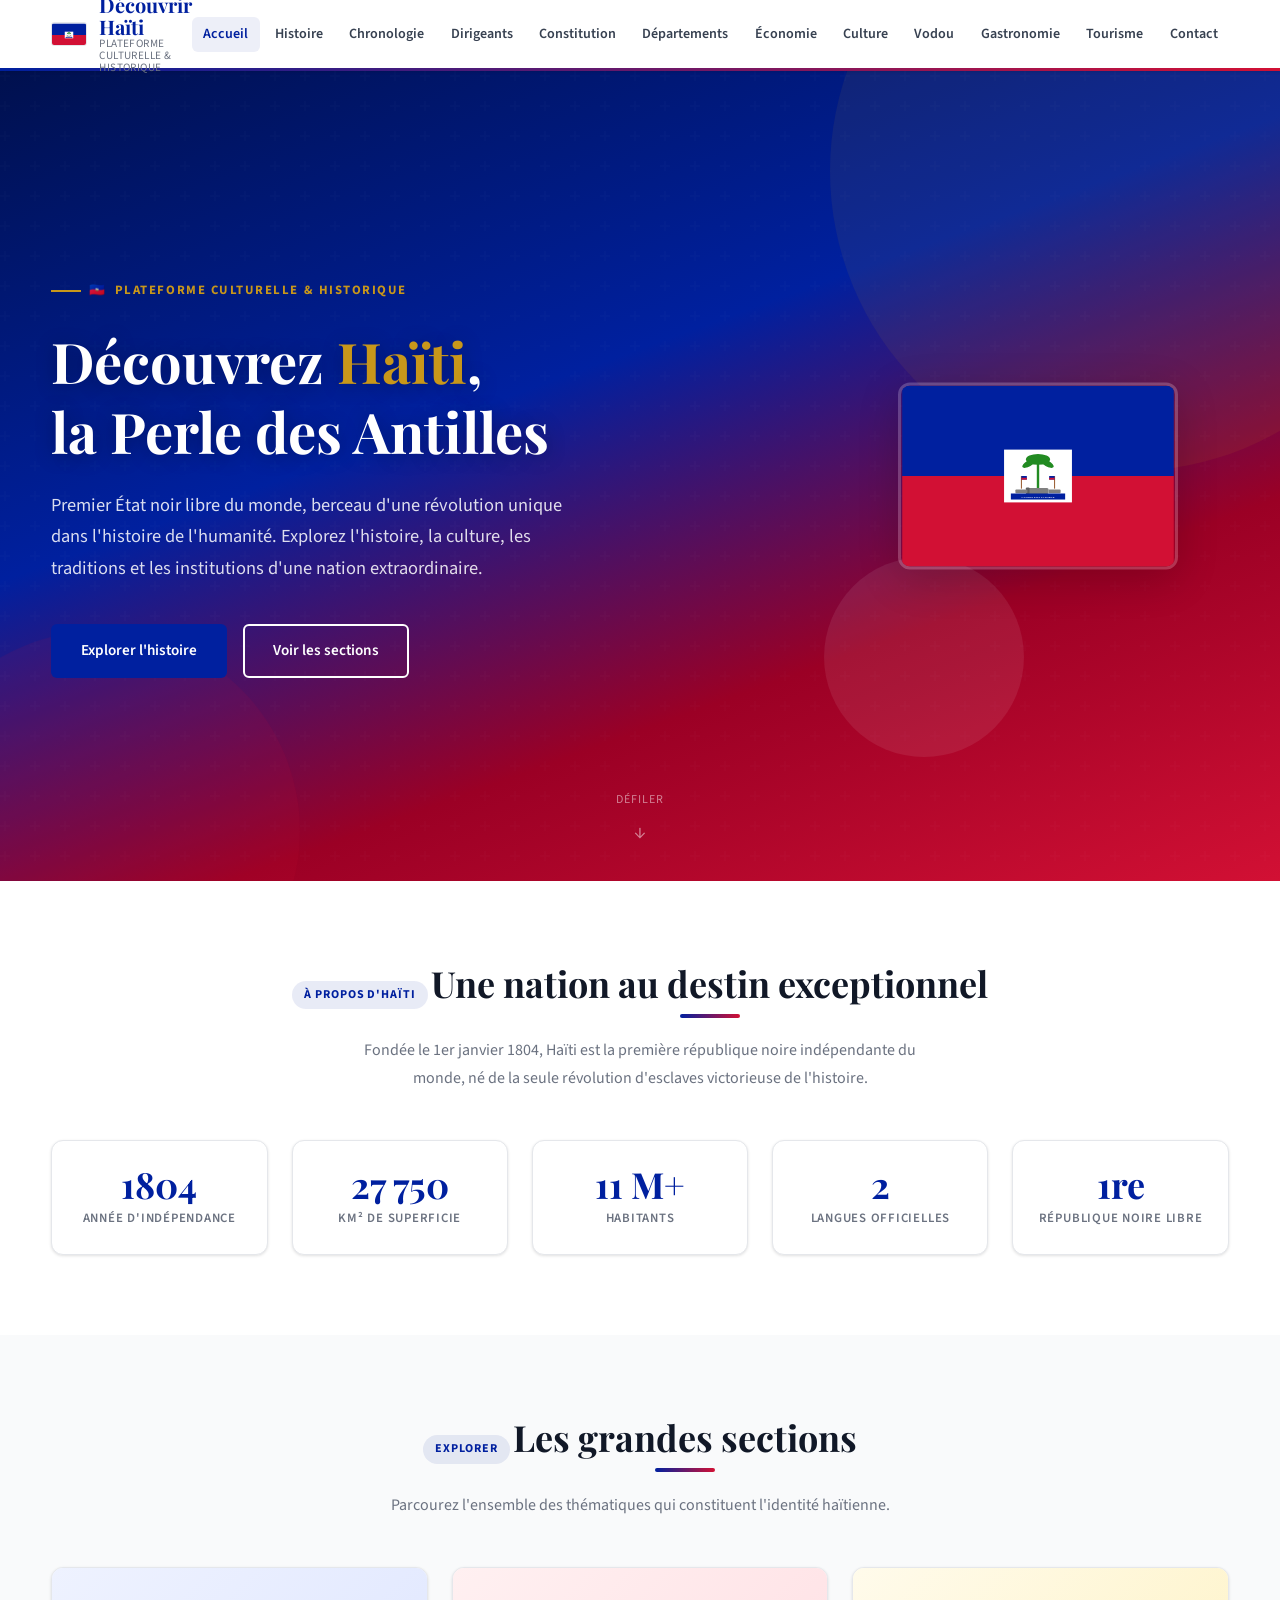
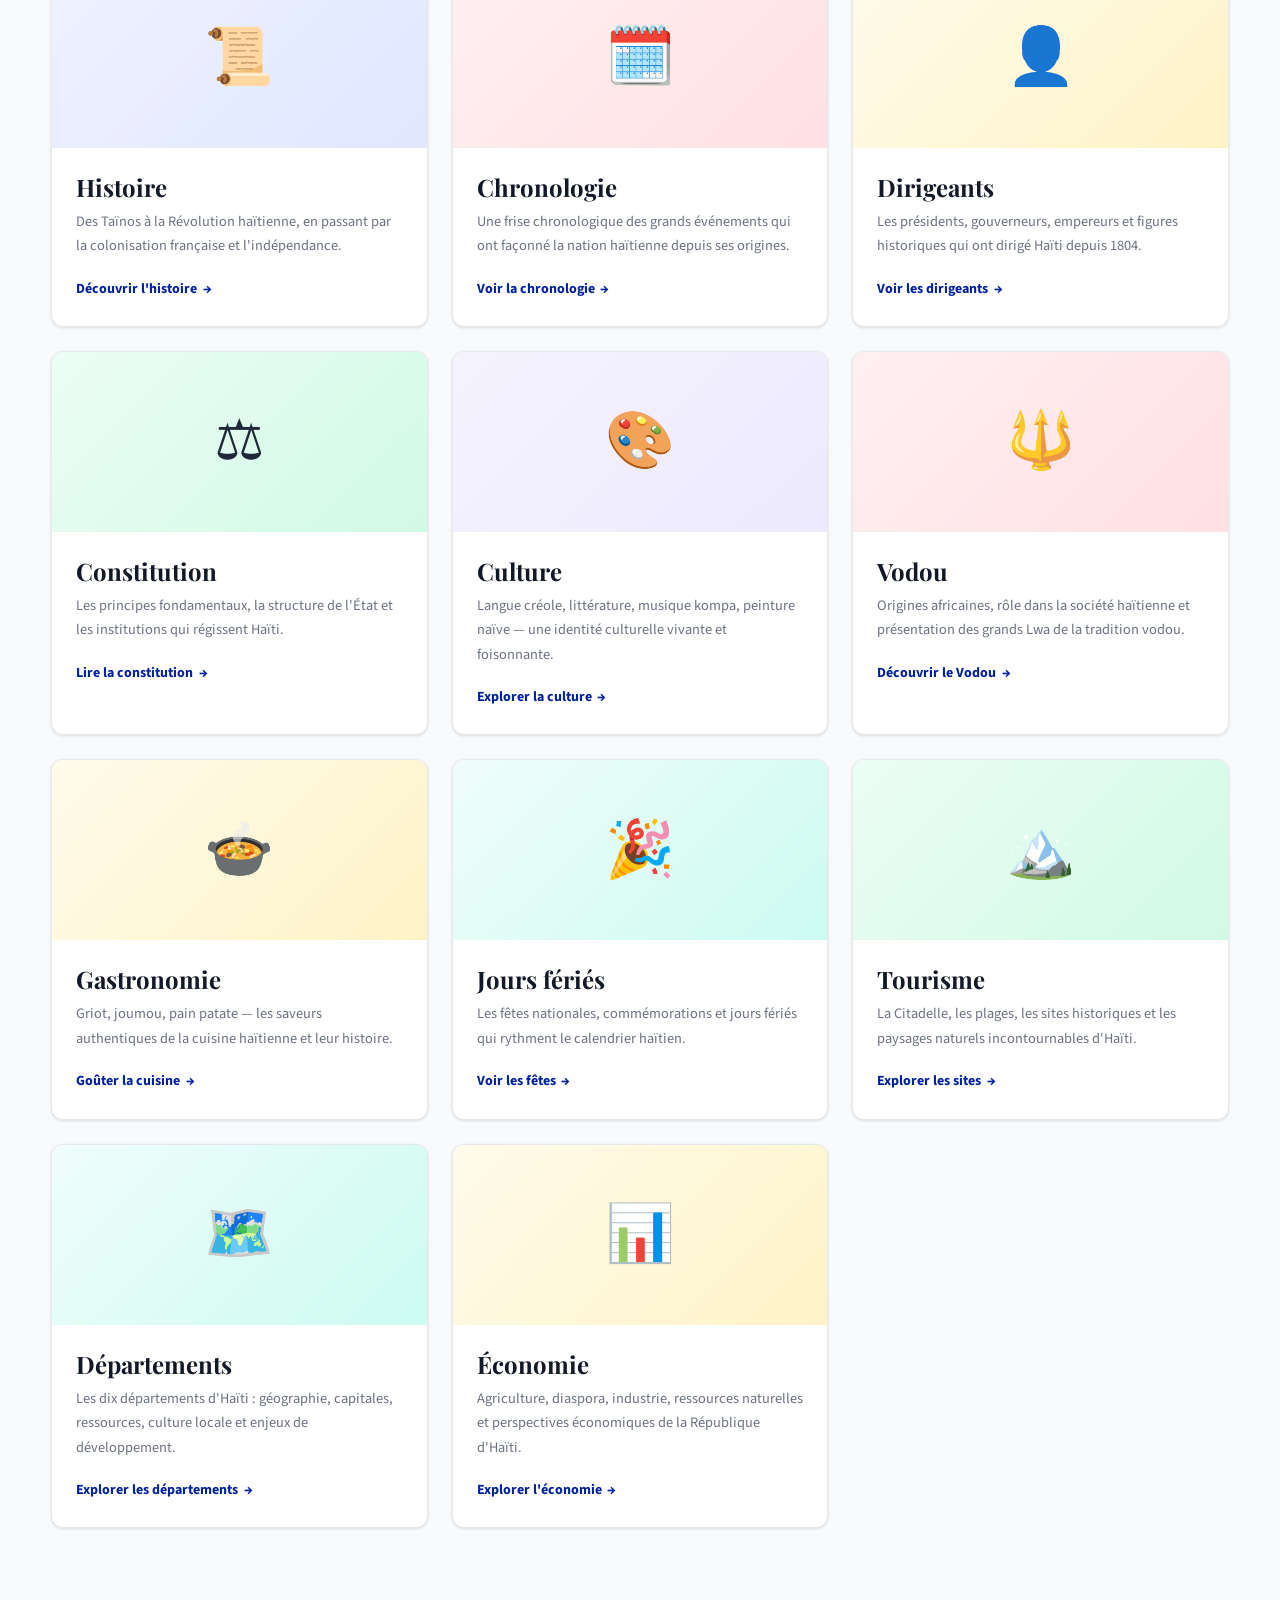
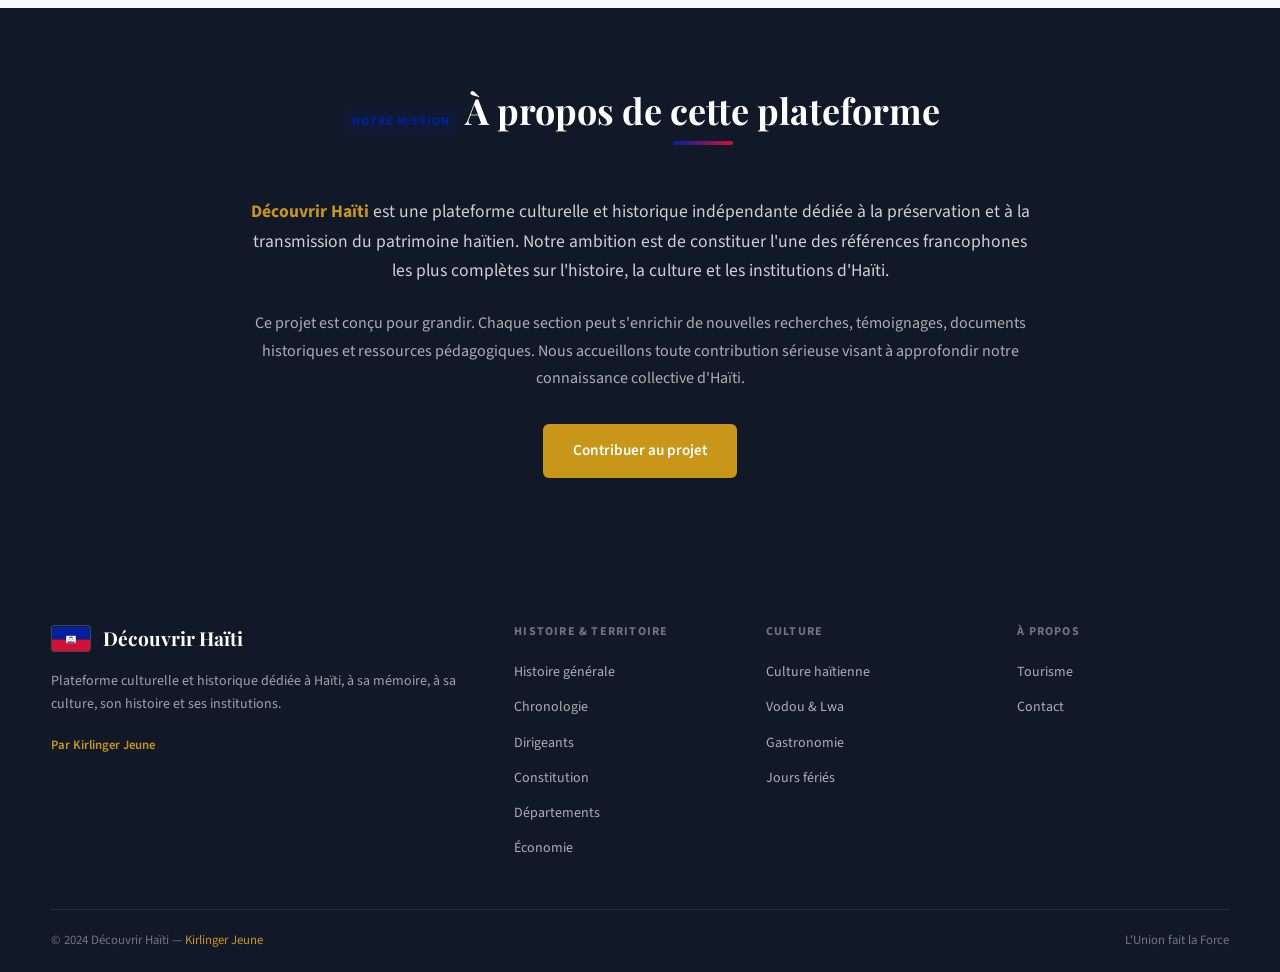
<file: index.html>
<!DOCTYPE html>
<html lang="fr">
<head>
  <meta charset="UTF-8" />
  <meta name="viewport" content="width=device-width, initial-scale=1.0" />
  <title>Découvrir Haïti — Plateforme culturelle et historique</title>
  <meta name="description" content="Découvrir Haïti est une plateforme culturelle et historique dédiée à Haïti, sa mémoire, sa culture, son histoire et ses institutions." />
  <link rel="preconnect" href="https://fonts.googleapis.com" />
  <link rel="preconnect" href="https://fonts.gstatic.com" crossorigin />
  <link href="https://fonts.googleapis.com/css2?family=Playfair+Display:wght@400;600;700&family=Source+Sans+3:wght@300;400;600;700&display=swap" rel="stylesheet" />
  <link rel="stylesheet" href="css/style.css" />
</head>
<body>

  <!-- ===== NAVIGATION ===== -->
  <nav class="navbar" role="navigation" aria-label="Navigation principale">
    <div class="container navbar__inner">
      <a href="index.html" class="navbar__brand" aria-label="Accueil Découvrir Haïti">
        <div class="navbar__flag">
          <img src="assets/flags/haiti-flag.svg" alt="Drapeau haïtien" width="36" height="24" />
        </div>
        <div class="navbar__logo">
          Découvrir Haïti
          <span>Plateforme culturelle &amp; historique</span>
        </div>
      </a>
      <button class="navbar__toggle" aria-expanded="false" aria-controls="main-menu" aria-label="Ouvrir le menu">
        <span></span><span></span><span></span>
      </button>
      <ul class="navbar__menu" id="main-menu" role="list">
                <li><a href="index.html">Accueil</a></li>
        <li><a href="histoire.html">Histoire</a></li>
        <li><a href="chronologie.html">Chronologie</a></li>
        <li><a href="dirigeants.html">Dirigeants</a></li>
        <li><a href="constitution.html">Constitution</a></li>
        <li><a href="departements.html">Départements</a></li>
        <li><a href="economie.html">Économie</a></li>
        <li><a href="culture.html">Culture</a></li>
        <li><a href="vodou.html">Vodou</a></li>
        <li><a href="gastronomie.html">Gastronomie</a></li>
        <li><a href="tourisme.html">Tourisme</a></li>
        <li><a href="contact.html">Contact</a></li>
      </ul>
    </div>
  </nav>

  <!-- ===== HERO ===== -->
  <section class="hero" aria-label="Présentation de Haïti">
    <div class="hero__shapes">
      <div class="shape shape-1"></div>
      <div class="shape shape-2"></div>
      <div class="shape shape-3"></div>
    </div>
    <div class="container">
      <div class="hero__content">
        <div class="hero__eyebrow"><span aria-hidden="true">🇭🇹</span> Plateforme culturelle &amp; historique</div>
        <h1 class="hero__title">
          Découvrez <em>Haïti</em>,<br />la Perle des Antilles
        </h1>
        <p class="hero__subtitle">
          Premier État noir libre du monde, berceau d'une révolution unique dans l'histoire de l'humanité.
          Explorez l'histoire, la culture, les traditions et les institutions d'une nation extraordinaire.
        </p>
        <div class="hero__actions">
          <a href="histoire.html" class="btn btn--primary">Explorer l'histoire</a>
          <a href="#sections" class="btn btn--outline">Voir les sections</a>
        </div>
      </div>
    </div>
    <div class="hero__flag" aria-hidden="true">
      <img class="hero__flag-img" src="assets/flags/haiti-flag.svg" alt="Drapeau d'Haïti" width="280" height="187" />
    </div>
    <div class="hero__scroll" aria-hidden="true">Défiler</div>
  </section>

  <!-- ===== INTRODUCTION ===== -->
  <section class="section section--alt" aria-labelledby="intro-heading">
    <div class="container">
      <div class="section-header">
        <span class="tag">À propos d'Haïti</span>
        <h2 id="intro-heading">Une nation au destin exceptionnel</h2>
        <p>Fondée le 1er janvier 1804, Haïti est la première république noire indépendante du monde, né de la seule révolution d'esclaves victorieuse de l'histoire.</p>
      </div>
      <div class="stats-grid">
        <div class="stat-card">
          <div class="stat-card__value">1804</div>
          <div class="stat-card__label">Année d'indépendance</div>
        </div>
        <div class="stat-card">
          <div class="stat-card__value">27 750</div>
          <div class="stat-card__label">km² de superficie</div>
        </div>
        <div class="stat-card">
          <div class="stat-card__value">11 M+</div>
          <div class="stat-card__label">Habitants</div>
        </div>
        <div class="stat-card">
          <div class="stat-card__value">2</div>
          <div class="stat-card__label">Langues officielles</div>
        </div>
        <div class="stat-card">
          <div class="stat-card__value">1re</div>
          <div class="stat-card__label">République noire libre</div>
        </div>
      </div>
    </div>
  </section>

  <!-- ===== SECTIONS NAVIGATION ===== -->
  <section class="section" id="sections" aria-labelledby="nav-sections-heading">
    <div class="container">
      <div class="section-header">
        <span class="tag">Explorer</span>
        <h2 id="nav-sections-heading">Les grandes sections</h2>
        <p>Parcourez l'ensemble des thématiques qui constituent l'identité haïtienne.</p>
      </div>
      <div class="cards-grid">

        <article class="card">
          <div class="card__icon">📜</div>
          <div class="card__body">
            <h3>Histoire</h3>
            <p>Des Taïnos à la Révolution haïtienne, en passant par la colonisation française et l'indépendance.</p>
            <a href="histoire.html" class="card__link">Découvrir l'histoire</a>
          </div>
        </article>

        <article class="card">
          <div class="card__icon card__icon--red">🗓️</div>
          <div class="card__body">
            <h3>Chronologie</h3>
            <p>Une frise chronologique des grands événements qui ont façonné la nation haïtienne depuis ses origines.</p>
            <a href="chronologie.html" class="card__link">Voir la chronologie</a>
          </div>
        </article>

        <article class="card">
          <div class="card__icon card__icon--gold">👤</div>
          <div class="card__body">
            <h3>Dirigeants</h3>
            <p>Les présidents, gouverneurs, empereurs et figures historiques qui ont dirigé Haïti depuis 1804.</p>
            <a href="dirigeants.html" class="card__link">Voir les dirigeants</a>
          </div>
        </article>

        <article class="card">
          <div class="card__icon card__icon--green">⚖️</div>
          <div class="card__body">
            <h3>Constitution</h3>
            <p>Les principes fondamentaux, la structure de l'État et les institutions qui régissent Haïti.</p>
            <a href="constitution.html" class="card__link">Lire la constitution</a>
          </div>
        </article>

        <article class="card">
          <div class="card__icon card__icon--purple">🎨</div>
          <div class="card__body">
            <h3>Culture</h3>
            <p>Langue créole, littérature, musique kompa, peinture naïve — une identité culturelle vivante et foisonnante.</p>
            <a href="culture.html" class="card__link">Explorer la culture</a>
          </div>
        </article>

        <article class="card">
          <div class="card__icon card__icon--red">🔱</div>
          <div class="card__body">
            <h3>Vodou</h3>
            <p>Origines africaines, rôle dans la société haïtienne et présentation des grands Lwa de la tradition vodou.</p>
            <a href="vodou.html" class="card__link">Découvrir le Vodou</a>
          </div>
        </article>

        <article class="card">
          <div class="card__icon card__icon--gold">🍲</div>
          <div class="card__body">
            <h3>Gastronomie</h3>
            <p>Griot, joumou, pain patate — les saveurs authentiques de la cuisine haïtienne et leur histoire.</p>
            <a href="gastronomie.html" class="card__link">Goûter la cuisine</a>
          </div>
        </article>

        <article class="card">
          <div class="card__icon card__icon--teal">🎉</div>
          <div class="card__body">
            <h3>Jours fériés</h3>
            <p>Les fêtes nationales, commémorations et jours fériés qui rythment le calendrier haïtien.</p>
            <a href="jours-feries.html" class="card__link">Voir les fêtes</a>
          </div>
        </article>

        <article class="card">
          <div class="card__icon card__icon--green">🏔️</div>
          <div class="card__body">
            <h3>Tourisme</h3>
            <p>La Citadelle, les plages, les sites historiques et les paysages naturels incontournables d'Haïti.</p>
            <a href="tourisme.html" class="card__link">Explorer les sites</a>
          </div>
        </article>

        <article class="card">
          <div class="card__icon card__icon--teal">🗺️</div>
          <div class="card__body">
            <h3>Départements</h3>
            <p>Les dix départements d'Haïti : géographie, capitales, ressources, culture locale et enjeux de développement.</p>
            <a href="departements.html" class="card__link">Explorer les départements</a>
          </div>
        </article>

        <article class="card">
          <div class="card__icon card__icon--gold">📊</div>
          <div class="card__body">
            <h3>Économie</h3>
            <p>Agriculture, diaspora, industrie, ressources naturelles et perspectives économiques de la République d'Haïti.</p>
            <a href="economie.html" class="card__link">Explorer l'économie</a>
          </div>
        </article>

      </div>
    </div>
  </section>

  <!-- ===== ABOUT PLATFORM ===== -->
  <section class="section section--dark" aria-labelledby="platform-heading">
    <div class="container">
      <div class="section-header">
        <span class="tag">Notre mission</span>
        <h2 id="platform-heading">À propos de cette plateforme</h2>
      </div>
      <div style="max-width:780px; margin:0 auto; text-align:center;">
        <p style="color:rgba(255,255,255,.8); font-size:1.1rem; margin-bottom:1.5rem;">
          <strong style="color:var(--gold);">Découvrir Haïti</strong> est une plateforme culturelle et historique indépendante dédiée à la préservation et à la transmission du patrimoine haïtien.
          Notre ambition est de constituer l'une des références francophones les plus complètes sur l'histoire, la culture et les institutions d'Haïti.
        </p>
        <p style="color:rgba(255,255,255,.65); margin-bottom:2rem;">
          Ce projet est conçu pour grandir. Chaque section peut s'enrichir de nouvelles recherches, témoignages, documents historiques et ressources pédagogiques.
          Nous accueillons toute contribution sérieuse visant à approfondir notre connaissance collective d'Haïti.
        </p>
        <a href="contact.html" class="btn btn--gold">Contribuer au projet</a>
      </div>
    </div>
  </section>

  <!-- ===== FOOTER ===== -->
  <footer class="footer" role="contentinfo">
    <div class="container">
      <div class="footer__grid">
        <div>
          <div class="footer__brand">
            <div class="footer__flag">
              <img src="assets/flags/haiti-flag.svg" alt="Drapeau haïtien" width="40" height="27" />
            </div>
            <span class="footer__brand-name">Découvrir Haïti</span>
          </div>
          <p class="footer__desc">Plateforme culturelle et historique dédiée à Haïti, à sa mémoire, à sa culture, son histoire et ses institutions.</p>
          <p class="footer__author">Par Kirlinger Jeune</p>
        </div>
        <div>
          <p class="footer__heading">Histoire &amp; Territoire</p>
          <ul class="footer__links">
            <li><a href="histoire.html">Histoire générale</a></li>
            <li><a href="chronologie.html">Chronologie</a></li>
            <li><a href="dirigeants.html">Dirigeants</a></li>
            <li><a href="constitution.html">Constitution</a></li>
            <li><a href="departements.html">Départements</a></li>
            <li><a href="economie.html">Économie</a></li>
          </ul>
        </div>
        <div>
          <p class="footer__heading">Culture</p>
          <ul class="footer__links">
            <li><a href="culture.html">Culture haïtienne</a></li>
            <li><a href="vodou.html">Vodou &amp; Lwa</a></li>
            <li><a href="gastronomie.html">Gastronomie</a></li>
            <li><a href="jours-feries.html">Jours fériés</a></li>
          </ul>
        </div>
        <div>
          <p class="footer__heading">À propos</p>
          <ul class="footer__links">
            <li><a href="tourisme.html">Tourisme</a></li>
            <li><a href="contact.html">Contact</a></li>
          </ul>
        </div>
      </div>
      <div class="footer__bottom">
        <p>&copy; 2024 Découvrir Haïti — <a href="contact.html">Kirlinger Jeune</a></p>
        <p>L'Union fait la Force</p>
      </div>
    </div>
  </footer>

  <button class="back-to-top" aria-label="Retour en haut de page">↑</button>
  <script src="js/script.js"></script>
</body>
</html>
</file>
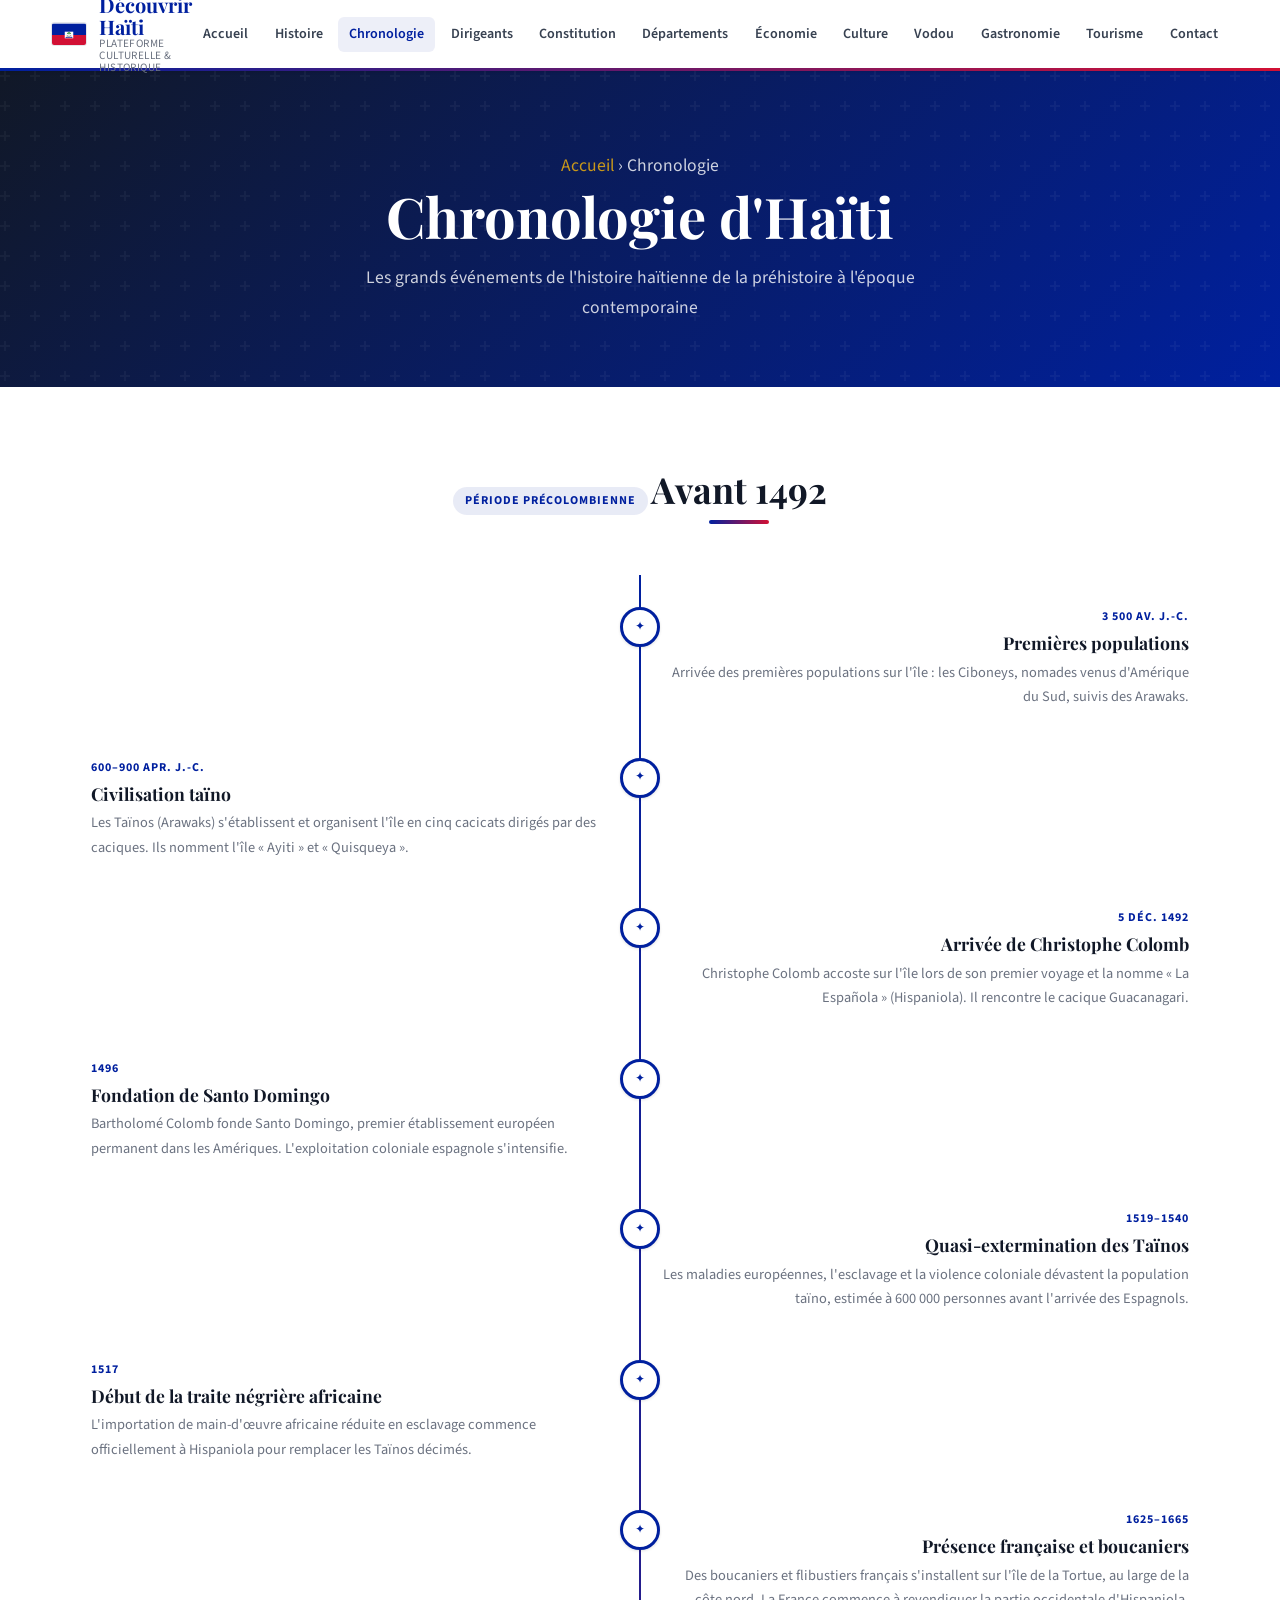
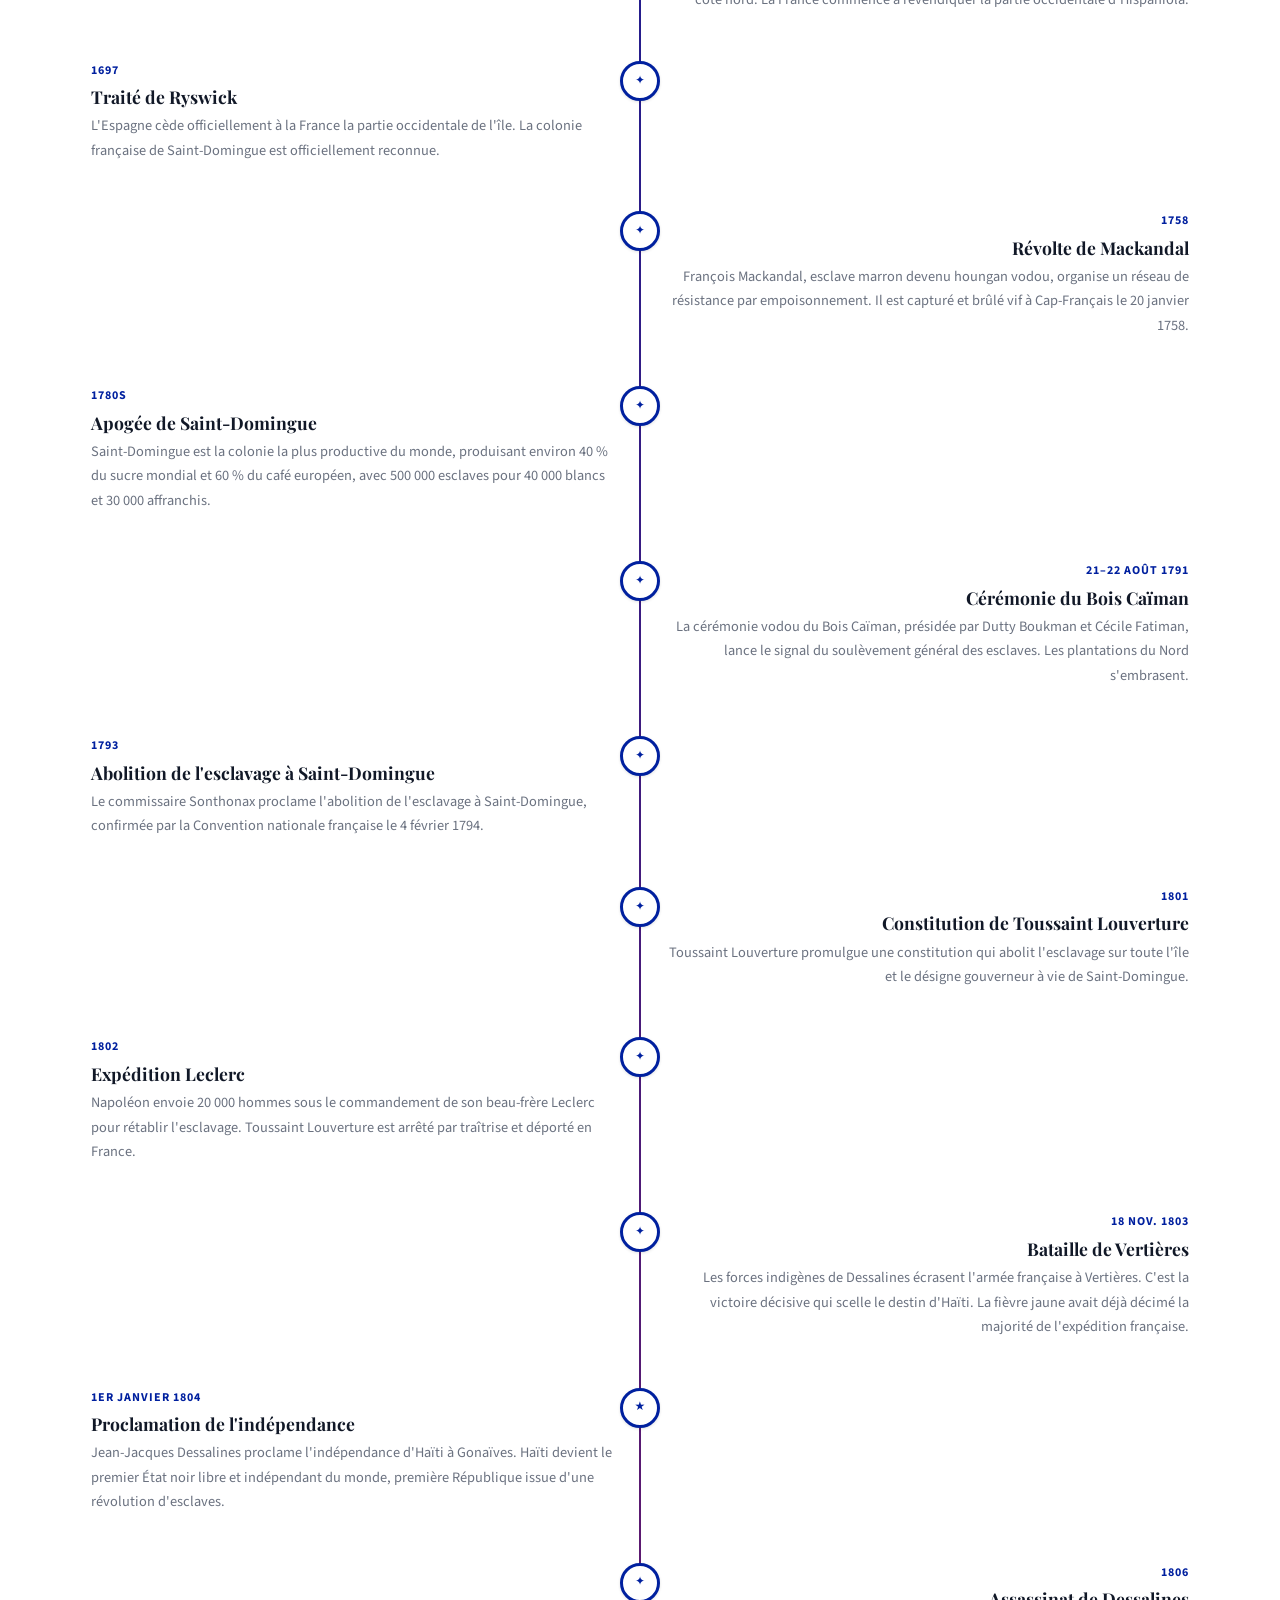
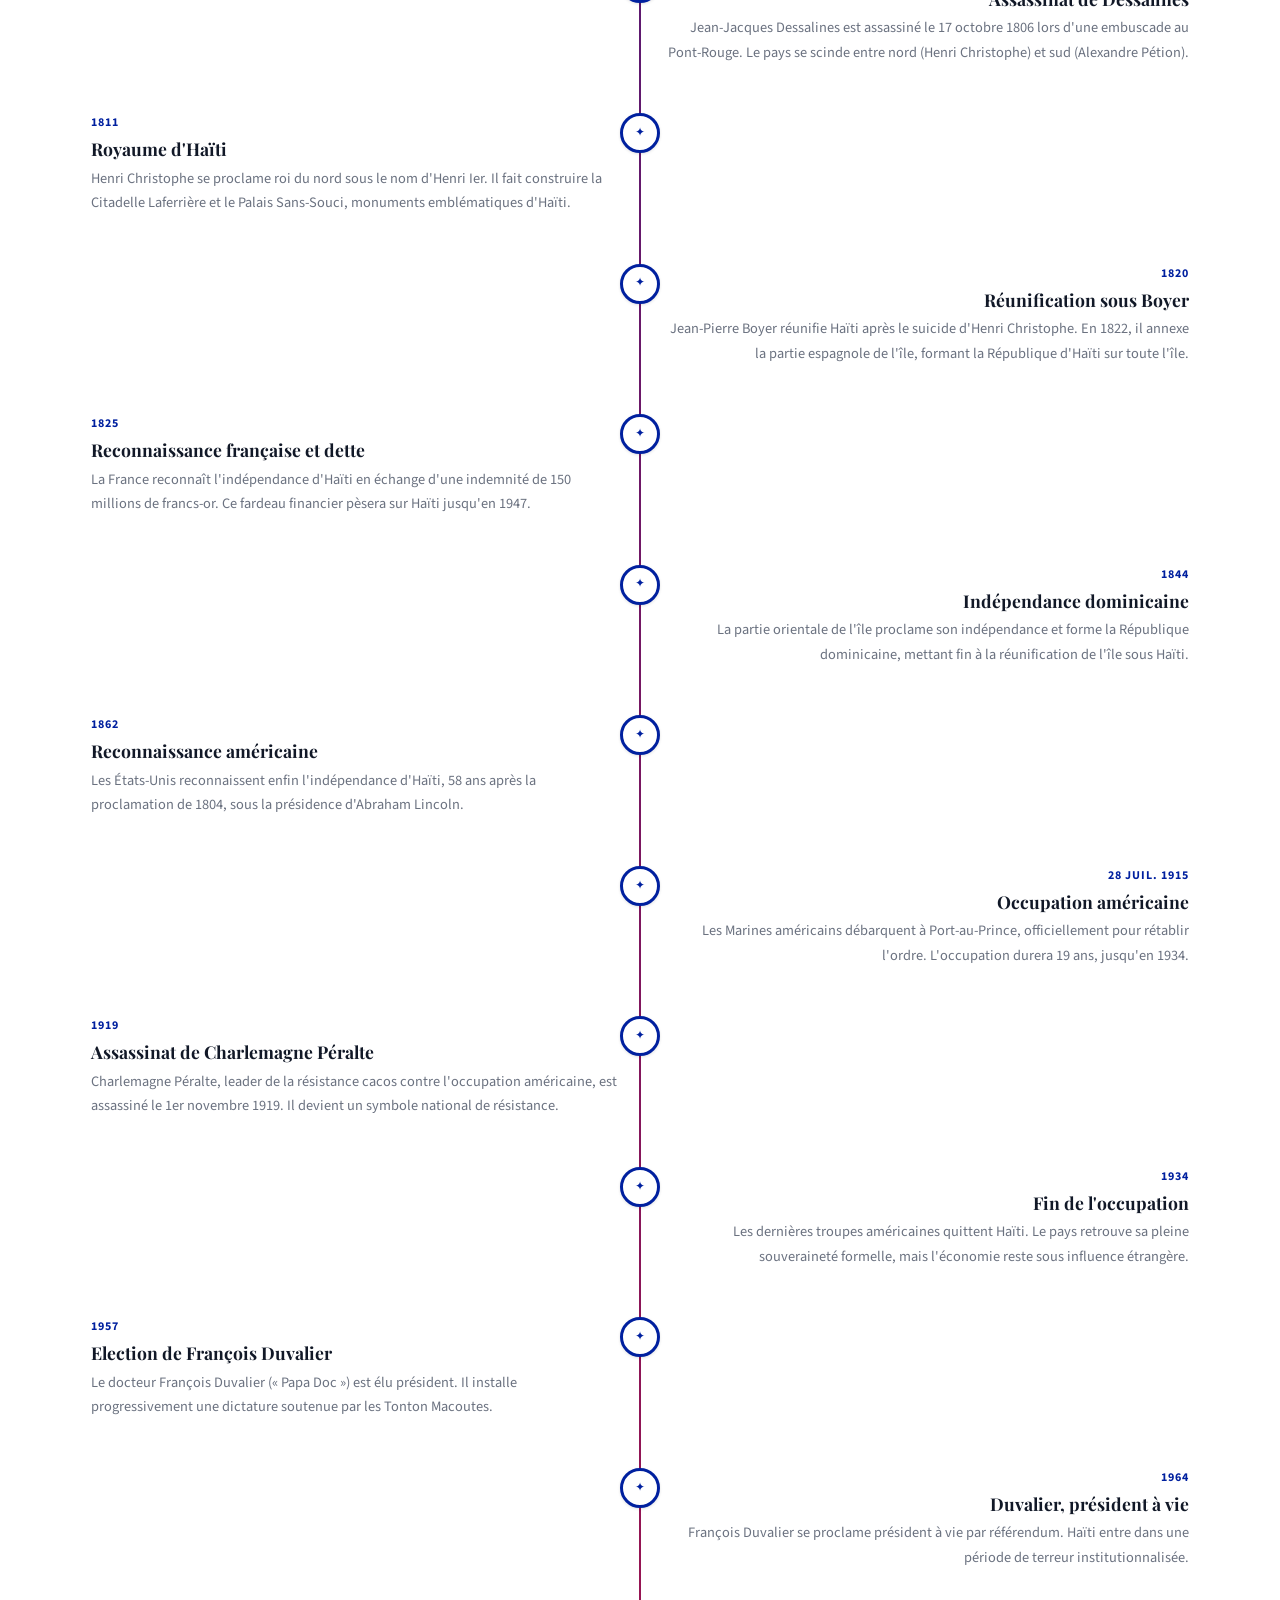
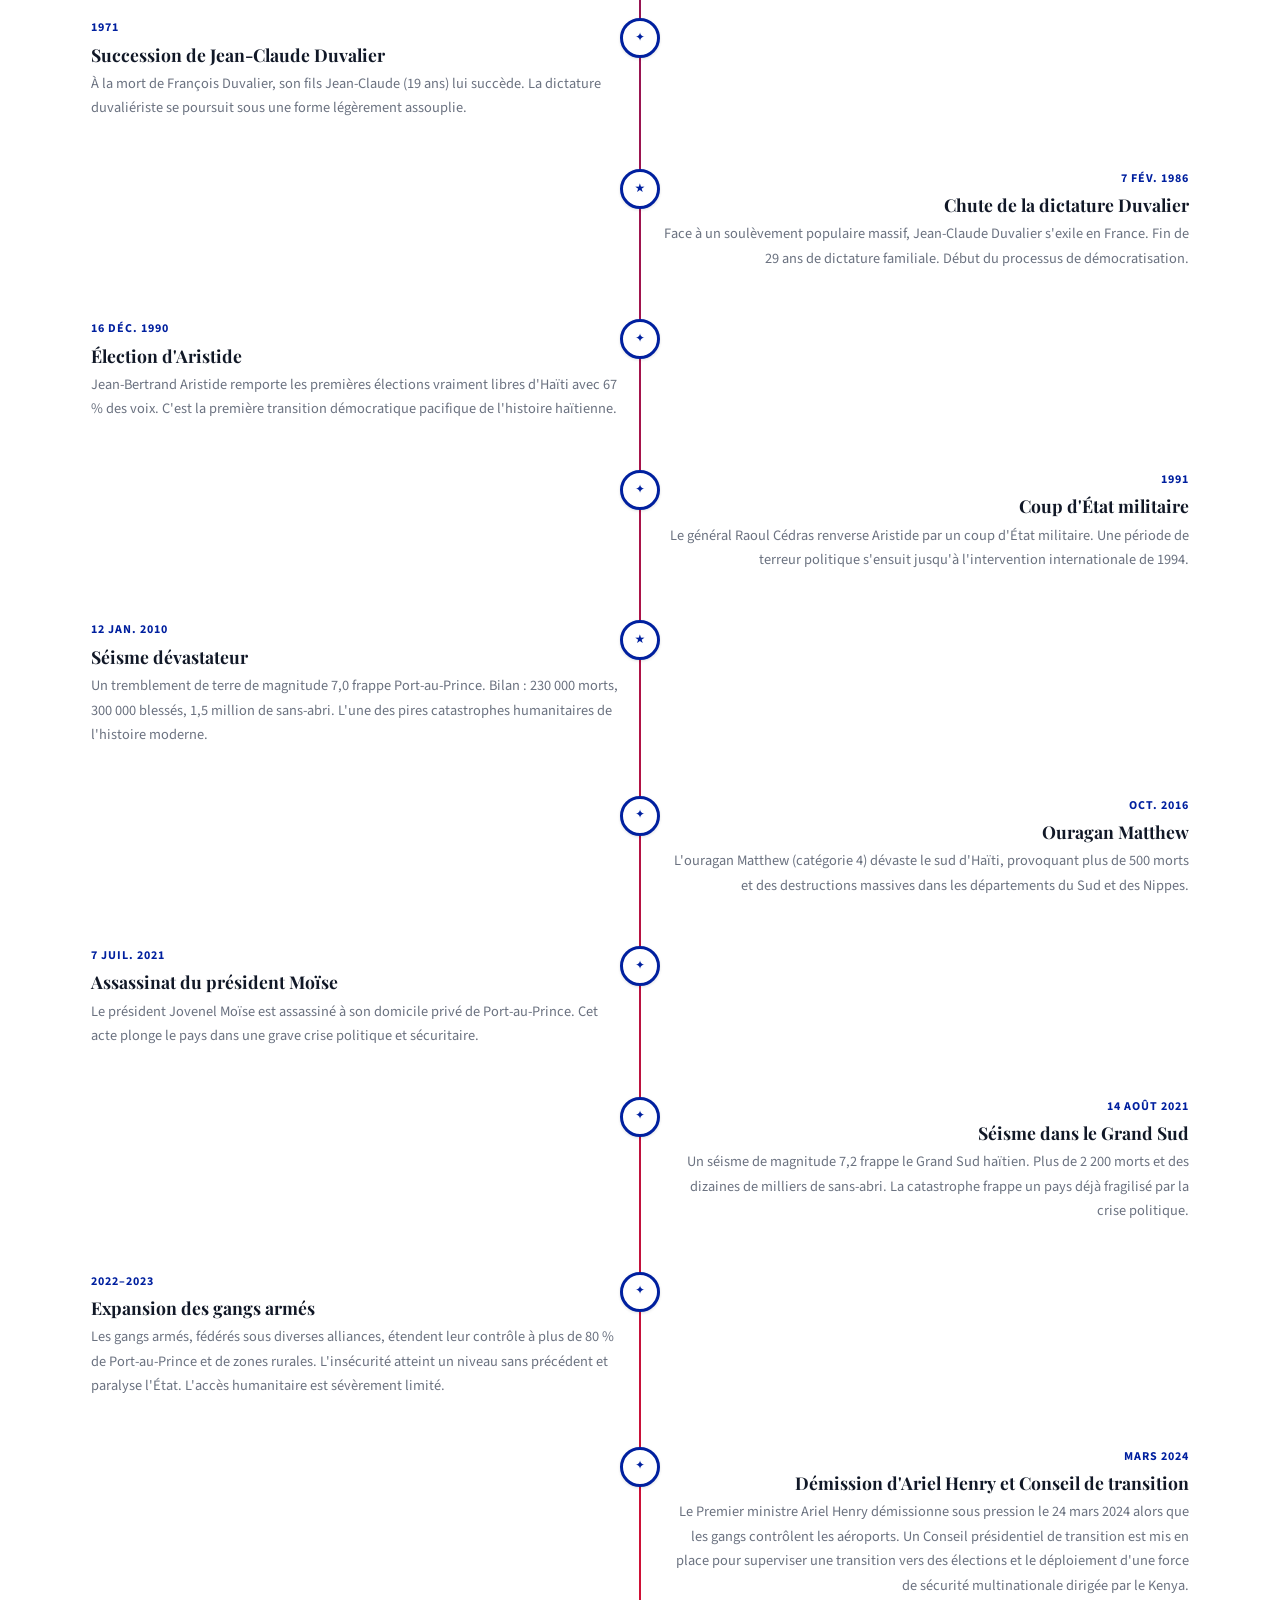
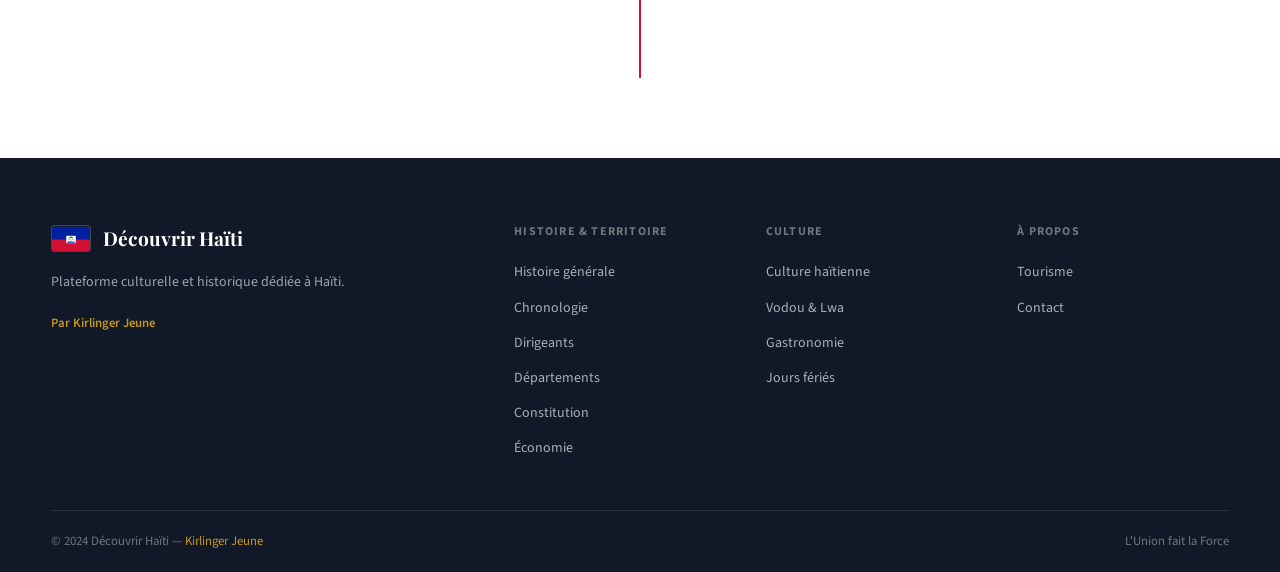
<file: chronologie.html>
<!DOCTYPE html>
<html lang="fr">
<head>
  <meta charset="UTF-8" />
  <meta name="viewport" content="width=device-width, initial-scale=1.0" />
  <title>Chronologie — Découvrir Haïti</title>
  <meta name="description" content="Frise chronologique des grands événements qui ont façonné l'histoire d'Haïti, de la période précolombienne à nos jours." />
  <link rel="preconnect" href="https://fonts.googleapis.com" />
  <link rel="preconnect" href="https://fonts.gstatic.com" crossorigin />
  <link href="https://fonts.googleapis.com/css2?family=Playfair+Display:wght@400;600;700&family=Source+Sans+3:wght@300;400;600;700&display=swap" rel="stylesheet" />
  <link rel="stylesheet" href="css/style.css" />
</head>
<body>

  <nav class="navbar" role="navigation" aria-label="Navigation principale">
    <div class="container navbar__inner">
      <a href="index.html" class="navbar__brand">
        <div class="navbar__flag"><img src="assets/flags/haiti-flag.svg" alt="Drapeau haïtien" width="36" height="24" /></div>
        <div class="navbar__logo">Découvrir Haïti<span>Plateforme culturelle &amp; historique</span></div>
      </a>
      <button class="navbar__toggle" aria-expanded="false" aria-controls="main-menu" aria-label="Ouvrir le menu">
        <span></span><span></span><span></span>
      </button>
      <ul class="navbar__menu" id="main-menu" role="list">
                <li><a href="index.html">Accueil</a></li>
        <li><a href="histoire.html">Histoire</a></li>
        <li><a href="chronologie.html">Chronologie</a></li>
        <li><a href="dirigeants.html">Dirigeants</a></li>
        <li><a href="constitution.html">Constitution</a></li>
        <li><a href="departements.html">Départements</a></li>
        <li><a href="economie.html">Économie</a></li>
        <li><a href="culture.html">Culture</a></li>
        <li><a href="vodou.html">Vodou</a></li>
        <li><a href="gastronomie.html">Gastronomie</a></li>
        <li><a href="tourisme.html">Tourisme</a></li>
        <li><a href="contact.html">Contact</a></li>
      </ul>
    </div>
  </nav>

  <header class="page-header">
    <div class="container">
      <p class="page-header__breadcrumb"><a href="index.html">Accueil</a> › Chronologie</p>
      <h1>Chronologie d'Haïti</h1>
      <p>Les grands événements de l'histoire haïtienne de la préhistoire à l'époque contemporaine</p>
    </div>
  </header>

  <section class="section section--alt">
    <div class="container">

      <div class="section-header">
        <span class="tag">Période précolombienne</span>
        <h2>Avant 1492</h2>
      </div>

      <div class="timeline">

        <div class="timeline__item">
          <div class="timeline__dot">✦</div>
          <div class="timeline__content">
            <div class="timeline__year">3 500 av. J.-C.</div>
            <h3 class="timeline__title">Premières populations</h3>
            <p class="timeline__text">Arrivée des premières populations sur l'île : les Ciboneys, nomades venus d'Amérique du Sud, suivis des Arawaks.</p>
          </div>
        </div>

        <div class="timeline__item">
          <div class="timeline__dot">✦</div>
          <div class="timeline__content">
            <div class="timeline__year">600–900 apr. J.-C.</div>
            <h3 class="timeline__title">Civilisation taïno</h3>
            <p class="timeline__text">Les Taïnos (Arawaks) s'établissent et organisent l'île en cinq cacicats dirigés par des caciques. Ils nomment l'île « Ayiti » et « Quisqueya ».</p>
          </div>
        </div>

        <div class="timeline__item">
          <div class="timeline__dot">✦</div>
          <div class="timeline__content">
            <div class="timeline__year">5 déc. 1492</div>
            <h3 class="timeline__title">Arrivée de Christophe Colomb</h3>
            <p class="timeline__text">Christophe Colomb accoste sur l'île lors de son premier voyage et la nomme « La Española » (Hispaniola). Il rencontre le cacique Guacanagari.</p>
          </div>
        </div>

        <div class="timeline__item">
          <div class="timeline__dot">✦</div>
          <div class="timeline__content">
            <div class="timeline__year">1496</div>
            <h3 class="timeline__title">Fondation de Santo Domingo</h3>
            <p class="timeline__text">Bartholomé Colomb fonde Santo Domingo, premier établissement européen permanent dans les Amériques. L'exploitation coloniale espagnole s'intensifie.</p>
          </div>
        </div>

        <div class="timeline__item">
          <div class="timeline__dot">✦</div>
          <div class="timeline__content">
            <div class="timeline__year">1519–1540</div>
            <h3 class="timeline__title">Quasi-extermination des Taïnos</h3>
            <p class="timeline__text">Les maladies européennes, l'esclavage et la violence coloniale dévastent la population taïno, estimée à 600 000 personnes avant l'arrivée des Espagnols.</p>
          </div>
        </div>

        <div class="timeline__item">
          <div class="timeline__dot">✦</div>
          <div class="timeline__content">
            <div class="timeline__year">1517</div>
            <h3 class="timeline__title">Début de la traite négrière africaine</h3>
            <p class="timeline__text">L'importation de main-d'œuvre africaine réduite en esclavage commence officiellement à Hispaniola pour remplacer les Taïnos décimés.</p>
          </div>
        </div>

        <div class="timeline__item">
          <div class="timeline__dot">✦</div>
          <div class="timeline__content">
            <div class="timeline__year">1625–1665</div>
            <h3 class="timeline__title">Présence française et boucaniers</h3>
            <p class="timeline__text">Des boucaniers et flibustiers français s'installent sur l'île de la Tortue, au large de la côte nord. La France commence à revendiquer la partie occidentale d'Hispaniola.</p>
          </div>
        </div>

        <div class="timeline__item">
          <div class="timeline__dot">✦</div>
          <div class="timeline__content">
            <div class="timeline__year">1697</div>
            <h3 class="timeline__title">Traité de Ryswick</h3>
            <p class="timeline__text">L'Espagne cède officiellement à la France la partie occidentale de l'île. La colonie française de Saint-Domingue est officiellement reconnue.</p>
          </div>
        </div>

        <div class="timeline__item">
          <div class="timeline__dot">✦</div>
          <div class="timeline__content">
            <div class="timeline__year">1758</div>
            <h3 class="timeline__title">Révolte de Mackandal</h3>
            <p class="timeline__text">François Mackandal, esclave marron devenu houngan vodou, organise un réseau de résistance par empoisonnement. Il est capturé et brûlé vif à Cap-Français le 20 janvier 1758.</p>
          </div>
        </div>

        <div class="timeline__item">
          <div class="timeline__dot">✦</div>
          <div class="timeline__content">
            <div class="timeline__year">1780s</div>
            <h3 class="timeline__title">Apogée de Saint-Domingue</h3>
            <p class="timeline__text">Saint-Domingue est la colonie la plus productive du monde, produisant environ 40 % du sucre mondial et 60 % du café européen, avec 500 000 esclaves pour 40 000 blancs et 30 000 affranchis.</p>
          </div>
        </div>

        <div class="timeline__item">
          <div class="timeline__dot">✦</div>
          <div class="timeline__content">
            <div class="timeline__year">21–22 août 1791</div>
            <h3 class="timeline__title">Cérémonie du Bois Caïman</h3>
            <p class="timeline__text">La cérémonie vodou du Bois Caïman, présidée par Dutty Boukman et Cécile Fatiman, lance le signal du soulèvement général des esclaves. Les plantations du Nord s'embrasent.</p>
          </div>
        </div>

        <div class="timeline__item">
          <div class="timeline__dot">✦</div>
          <div class="timeline__content">
            <div class="timeline__year">1793</div>
            <h3 class="timeline__title">Abolition de l'esclavage à Saint-Domingue</h3>
            <p class="timeline__text">Le commissaire Sonthonax proclame l'abolition de l'esclavage à Saint-Domingue, confirmée par la Convention nationale française le 4 février 1794.</p>
          </div>
        </div>

        <div class="timeline__item">
          <div class="timeline__dot">✦</div>
          <div class="timeline__content">
            <div class="timeline__year">1801</div>
            <h3 class="timeline__title">Constitution de Toussaint Louverture</h3>
            <p class="timeline__text">Toussaint Louverture promulgue une constitution qui abolit l'esclavage sur toute l'île et le désigne gouverneur à vie de Saint-Domingue.</p>
          </div>
        </div>

        <div class="timeline__item">
          <div class="timeline__dot">✦</div>
          <div class="timeline__content">
            <div class="timeline__year">1802</div>
            <h3 class="timeline__title">Expédition Leclerc</h3>
            <p class="timeline__text">Napoléon envoie 20 000 hommes sous le commandement de son beau-frère Leclerc pour rétablir l'esclavage. Toussaint Louverture est arrêté par traîtrise et déporté en France.</p>
          </div>
        </div>

        <div class="timeline__item">
          <div class="timeline__dot">✦</div>
          <div class="timeline__content">
            <div class="timeline__year">18 nov. 1803</div>
            <h3 class="timeline__title">Bataille de Vertières</h3>
            <p class="timeline__text">Les forces indigènes de Dessalines écrasent l'armée française à Vertières. C'est la victoire décisive qui scelle le destin d'Haïti. La fièvre jaune avait déjà décimé la majorité de l'expédition française.</p>
          </div>
        </div>

        <div class="timeline__item">
          <div class="timeline__dot">★</div>
          <div class="timeline__content">
            <div class="timeline__year">1er janvier 1804</div>
            <h3 class="timeline__title">Proclamation de l'indépendance</h3>
            <p class="timeline__text">Jean-Jacques Dessalines proclame l'indépendance d'Haïti à Gonaïves. Haïti devient le premier État noir libre et indépendant du monde, première République issue d'une révolution d'esclaves.</p>
          </div>
        </div>

        <div class="timeline__item">
          <div class="timeline__dot">✦</div>
          <div class="timeline__content">
            <div class="timeline__year">1806</div>
            <h3 class="timeline__title">Assassinat de Dessalines</h3>
            <p class="timeline__text">Jean-Jacques Dessalines est assassiné le 17 octobre 1806 lors d'une embuscade au Pont-Rouge. Le pays se scinde entre nord (Henri Christophe) et sud (Alexandre Pétion).</p>
          </div>
        </div>

        <div class="timeline__item">
          <div class="timeline__dot">✦</div>
          <div class="timeline__content">
            <div class="timeline__year">1811</div>
            <h3 class="timeline__title">Royaume d'Haïti</h3>
            <p class="timeline__text">Henri Christophe se proclame roi du nord sous le nom d'Henri Ier. Il fait construire la Citadelle Laferrière et le Palais Sans-Souci, monuments emblématiques d'Haïti.</p>
          </div>
        </div>

        <div class="timeline__item">
          <div class="timeline__dot">✦</div>
          <div class="timeline__content">
            <div class="timeline__year">1820</div>
            <h3 class="timeline__title">Réunification sous Boyer</h3>
            <p class="timeline__text">Jean-Pierre Boyer réunifie Haïti après le suicide d'Henri Christophe. En 1822, il annexe la partie espagnole de l'île, formant la République d'Haïti sur toute l'île.</p>
          </div>
        </div>

        <div class="timeline__item">
          <div class="timeline__dot">✦</div>
          <div class="timeline__content">
            <div class="timeline__year">1825</div>
            <h3 class="timeline__title">Reconnaissance française et dette</h3>
            <p class="timeline__text">La France reconnaît l'indépendance d'Haïti en échange d'une indemnité de 150 millions de francs-or. Ce fardeau financier pèsera sur Haïti jusqu'en 1947.</p>
          </div>
        </div>

        <div class="timeline__item">
          <div class="timeline__dot">✦</div>
          <div class="timeline__content">
            <div class="timeline__year">1844</div>
            <h3 class="timeline__title">Indépendance dominicaine</h3>
            <p class="timeline__text">La partie orientale de l'île proclame son indépendance et forme la République dominicaine, mettant fin à la réunification de l'île sous Haïti.</p>
          </div>
        </div>

        <div class="timeline__item">
          <div class="timeline__dot">✦</div>
          <div class="timeline__content">
            <div class="timeline__year">1862</div>
            <h3 class="timeline__title">Reconnaissance américaine</h3>
            <p class="timeline__text">Les États-Unis reconnaissent enfin l'indépendance d'Haïti, 58 ans après la proclamation de 1804, sous la présidence d'Abraham Lincoln.</p>
          </div>
        </div>

        <div class="timeline__item">
          <div class="timeline__dot">✦</div>
          <div class="timeline__content">
            <div class="timeline__year">28 juil. 1915</div>
            <h3 class="timeline__title">Occupation américaine</h3>
            <p class="timeline__text">Les Marines américains débarquent à Port-au-Prince, officiellement pour rétablir l'ordre. L'occupation durera 19 ans, jusqu'en 1934.</p>
          </div>
        </div>

        <div class="timeline__item">
          <div class="timeline__dot">✦</div>
          <div class="timeline__content">
            <div class="timeline__year">1919</div>
            <h3 class="timeline__title">Assassinat de Charlemagne Péralte</h3>
            <p class="timeline__text">Charlemagne Péralte, leader de la résistance cacos contre l'occupation américaine, est assassiné le 1er novembre 1919. Il devient un symbole national de résistance.</p>
          </div>
        </div>

        <div class="timeline__item">
          <div class="timeline__dot">✦</div>
          <div class="timeline__content">
            <div class="timeline__year">1934</div>
            <h3 class="timeline__title">Fin de l'occupation</h3>
            <p class="timeline__text">Les dernières troupes américaines quittent Haïti. Le pays retrouve sa pleine souveraineté formelle, mais l'économie reste sous influence étrangère.</p>
          </div>
        </div>

        <div class="timeline__item">
          <div class="timeline__dot">✦</div>
          <div class="timeline__content">
            <div class="timeline__year">1957</div>
            <h3 class="timeline__title">Election de François Duvalier</h3>
            <p class="timeline__text">Le docteur François Duvalier (« Papa Doc ») est élu président. Il installe progressivement une dictature soutenue par les Tonton Macoutes.</p>
          </div>
        </div>

        <div class="timeline__item">
          <div class="timeline__dot">✦</div>
          <div class="timeline__content">
            <div class="timeline__year">1964</div>
            <h3 class="timeline__title">Duvalier, président à vie</h3>
            <p class="timeline__text">François Duvalier se proclame président à vie par référendum. Haïti entre dans une période de terreur institutionnalisée.</p>
          </div>
        </div>

        <div class="timeline__item">
          <div class="timeline__dot">✦</div>
          <div class="timeline__content">
            <div class="timeline__year">1971</div>
            <h3 class="timeline__title">Succession de Jean-Claude Duvalier</h3>
            <p class="timeline__text">À la mort de François Duvalier, son fils Jean-Claude (19 ans) lui succède. La dictature duvaliériste se poursuit sous une forme légèrement assouplie.</p>
          </div>
        </div>

        <div class="timeline__item">
          <div class="timeline__dot">★</div>
          <div class="timeline__content">
            <div class="timeline__year">7 fév. 1986</div>
            <h3 class="timeline__title">Chute de la dictature Duvalier</h3>
            <p class="timeline__text">Face à un soulèvement populaire massif, Jean-Claude Duvalier s'exile en France. Fin de 29 ans de dictature familiale. Début du processus de démocratisation.</p>
          </div>
        </div>

        <div class="timeline__item">
          <div class="timeline__dot">✦</div>
          <div class="timeline__content">
            <div class="timeline__year">16 déc. 1990</div>
            <h3 class="timeline__title">Élection d'Aristide</h3>
            <p class="timeline__text">Jean-Bertrand Aristide remporte les premières élections vraiment libres d'Haïti avec 67 % des voix. C'est la première transition démocratique pacifique de l'histoire haïtienne.</p>
          </div>
        </div>

        <div class="timeline__item">
          <div class="timeline__dot">✦</div>
          <div class="timeline__content">
            <div class="timeline__year">1991</div>
            <h3 class="timeline__title">Coup d'État militaire</h3>
            <p class="timeline__text">Le général Raoul Cédras renverse Aristide par un coup d'État militaire. Une période de terreur politique s'ensuit jusqu'à l'intervention internationale de 1994.</p>
          </div>
        </div>

        <div class="timeline__item">
          <div class="timeline__dot">★</div>
          <div class="timeline__content">
            <div class="timeline__year">12 jan. 2010</div>
            <h3 class="timeline__title">Séisme dévastateur</h3>
            <p class="timeline__text">Un tremblement de terre de magnitude 7,0 frappe Port-au-Prince. Bilan : 230 000 morts, 300 000 blessés, 1,5 million de sans-abri. L'une des pires catastrophes humanitaires de l'histoire moderne.</p>
          </div>
        </div>

        <div class="timeline__item">
          <div class="timeline__dot">✦</div>
          <div class="timeline__content">
            <div class="timeline__year">oct. 2016</div>
            <h3 class="timeline__title">Ouragan Matthew</h3>
            <p class="timeline__text">L'ouragan Matthew (catégorie 4) dévaste le sud d'Haïti, provoquant plus de 500 morts et des destructions massives dans les départements du Sud et des Nippes.</p>
          </div>
        </div>

        <div class="timeline__item">
          <div class="timeline__dot">✦</div>
          <div class="timeline__content">
            <div class="timeline__year">7 juil. 2021</div>
            <h3 class="timeline__title">Assassinat du président Moïse</h3>
            <p class="timeline__text">Le président Jovenel Moïse est assassiné à son domicile privé de Port-au-Prince. Cet acte plonge le pays dans une grave crise politique et sécuritaire.</p>
          </div>
        </div>

        <div class="timeline__item">
          <div class="timeline__dot">✦</div>
          <div class="timeline__content">
            <div class="timeline__year">14 août 2021</div>
            <h3 class="timeline__title">Séisme dans le Grand Sud</h3>
            <p class="timeline__text">Un séisme de magnitude 7,2 frappe le Grand Sud haïtien. Plus de 2 200 morts et des dizaines de milliers de sans-abri. La catastrophe frappe un pays déjà fragilisé par la crise politique.</p>
          </div>
        </div>

        <div class="timeline__item">
          <div class="timeline__dot">✦</div>
          <div class="timeline__content">
            <div class="timeline__year">2022–2023</div>
            <h3 class="timeline__title">Expansion des gangs armés</h3>
            <p class="timeline__text">Les gangs armés, fédérés sous diverses alliances, étendent leur contrôle à plus de 80 % de Port-au-Prince et de zones rurales. L'insécurité atteint un niveau sans précédent et paralyse l'État. L'accès humanitaire est sévèrement limité.</p>
          </div>
        </div>

        <div class="timeline__item">
          <div class="timeline__dot">✦</div>
          <div class="timeline__content">
            <div class="timeline__year">mars 2024</div>
            <h3 class="timeline__title">Démission d'Ariel Henry et Conseil de transition</h3>
            <p class="timeline__text">Le Premier ministre Ariel Henry démissionne sous pression le 24 mars 2024 alors que les gangs contrôlent les aéroports. Un Conseil présidentiel de transition est mis en place pour superviser une transition vers des élections et le déploiement d'une force de sécurité multinationale dirigée par le Kenya.</p>
          </div>
        </div>

      </div>

    </div>
  </section>

  <footer class="footer" role="contentinfo">
    <div class="container">
      <div class="footer__grid">
        <div>
          <div class="footer__brand">
            <div class="footer__flag"><img src="assets/flags/haiti-flag.svg" alt="Drapeau haïtien" width="40" height="27" /></div>
            <span class="footer__brand-name">Découvrir Haïti</span>
          </div>
          <p class="footer__desc">Plateforme culturelle et historique dédiée à Haïti.</p>
          <p class="footer__author">Par Kirlinger Jeune</p>
        </div>
                <div>
          <p class="footer__heading">Histoire &amp; Territoire</p>
          <ul class="footer__links">
            <li><a href="histoire.html">Histoire générale</a></li>
            <li><a href="chronologie.html">Chronologie</a></li>
            <li><a href="dirigeants.html">Dirigeants</a></li>
            <li><a href="departements.html">Départements</a></li>
            <li><a href="constitution.html">Constitution</a></li>
            <li><a href="economie.html">Économie</a></li>
          </ul>
        </div>
        <div>
          <p class="footer__heading">Culture</p>
          <ul class="footer__links">
            <li><a href="culture.html">Culture haïtienne</a></li>
            <li><a href="vodou.html">Vodou &amp; Lwa</a></li>
            <li><a href="gastronomie.html">Gastronomie</a></li>
            <li><a href="jours-feries.html">Jours fériés</a></li>
          </ul>
        </div>
        <div>
          <p class="footer__heading">À propos</p>
          <ul class="footer__links">
            <li><a href="tourisme.html">Tourisme</a></li>
            <li><a href="contact.html">Contact</a></li>
          </ul>
        </div>
      </div>
      <div class="footer__bottom">
        <p>&copy; 2024 Découvrir Haïti — <a href="contact.html">Kirlinger Jeune</a></p>
        <p>L'Union fait la Force</p>
      </div>
    </div>
  </footer>

  <button class="back-to-top" aria-label="Retour en haut de page">↑</button>
  <script src="js/script.js"></script>
</body>
</html>
</file>
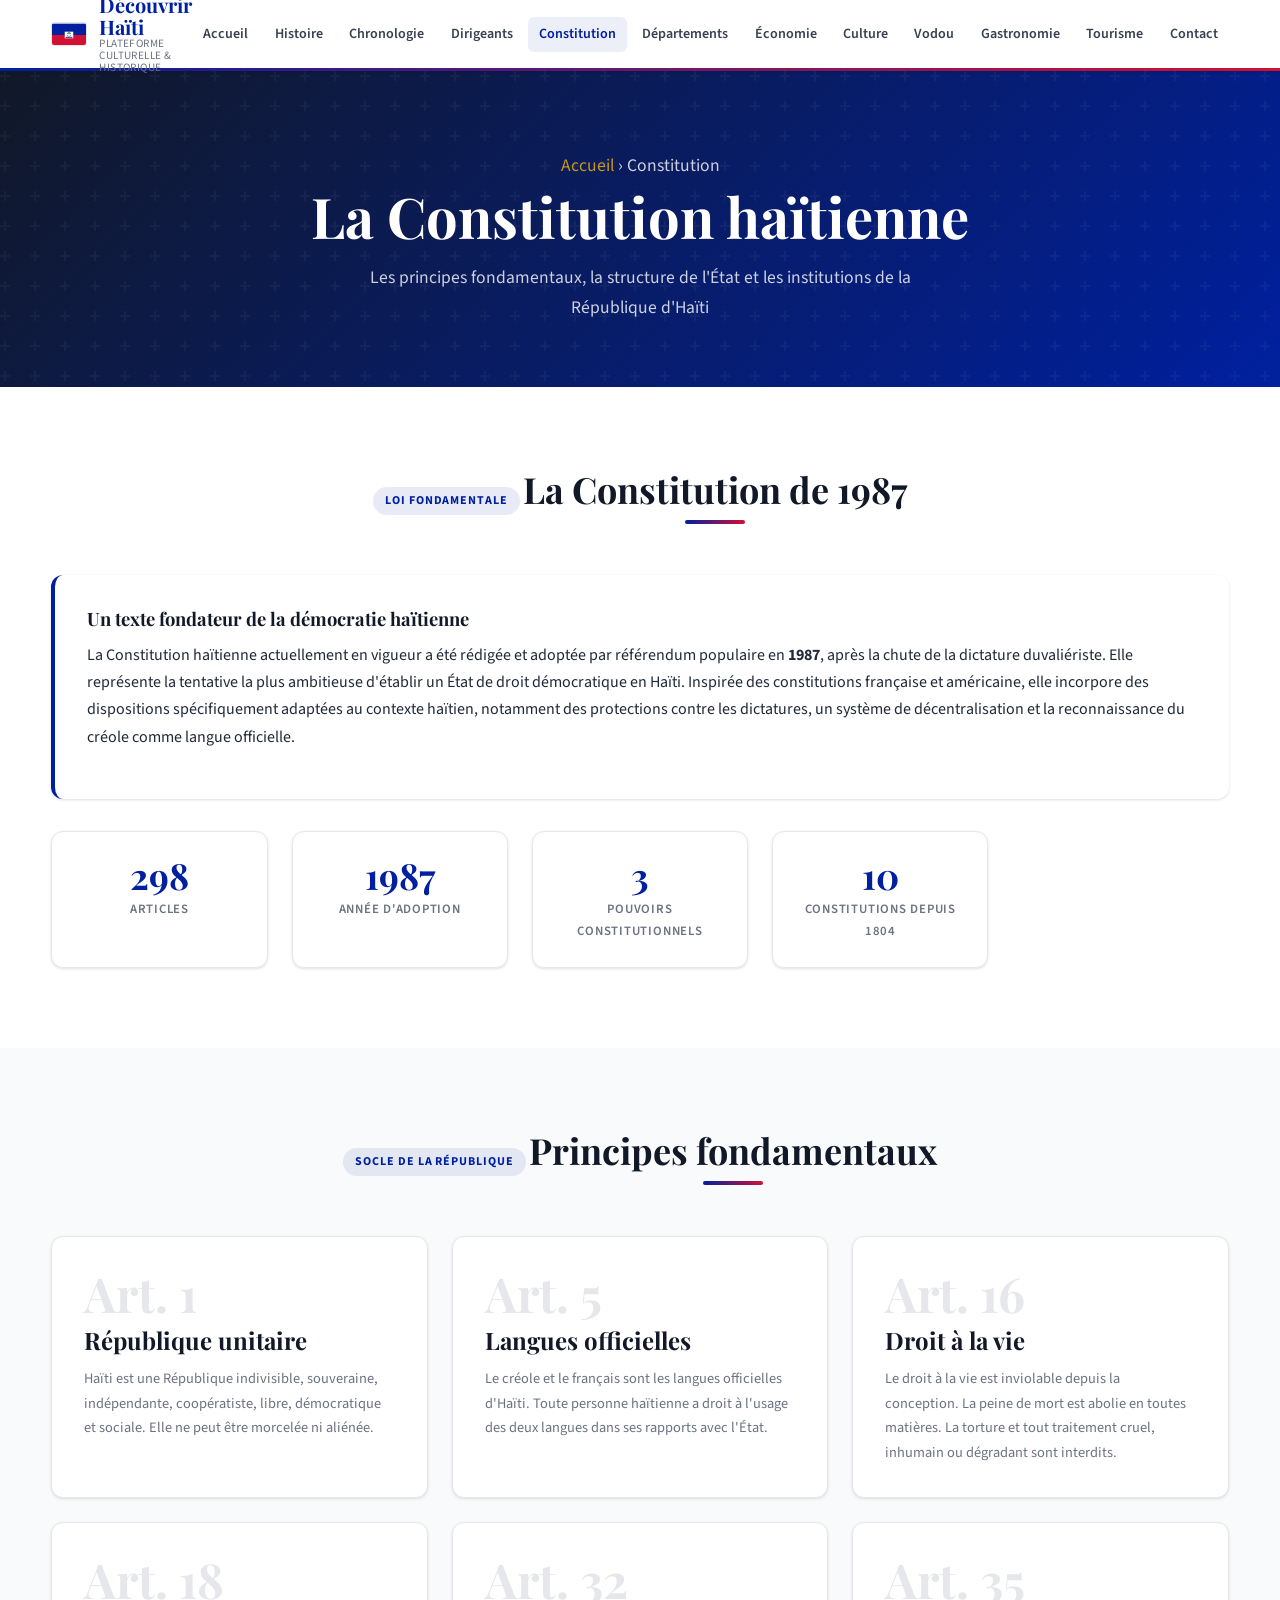
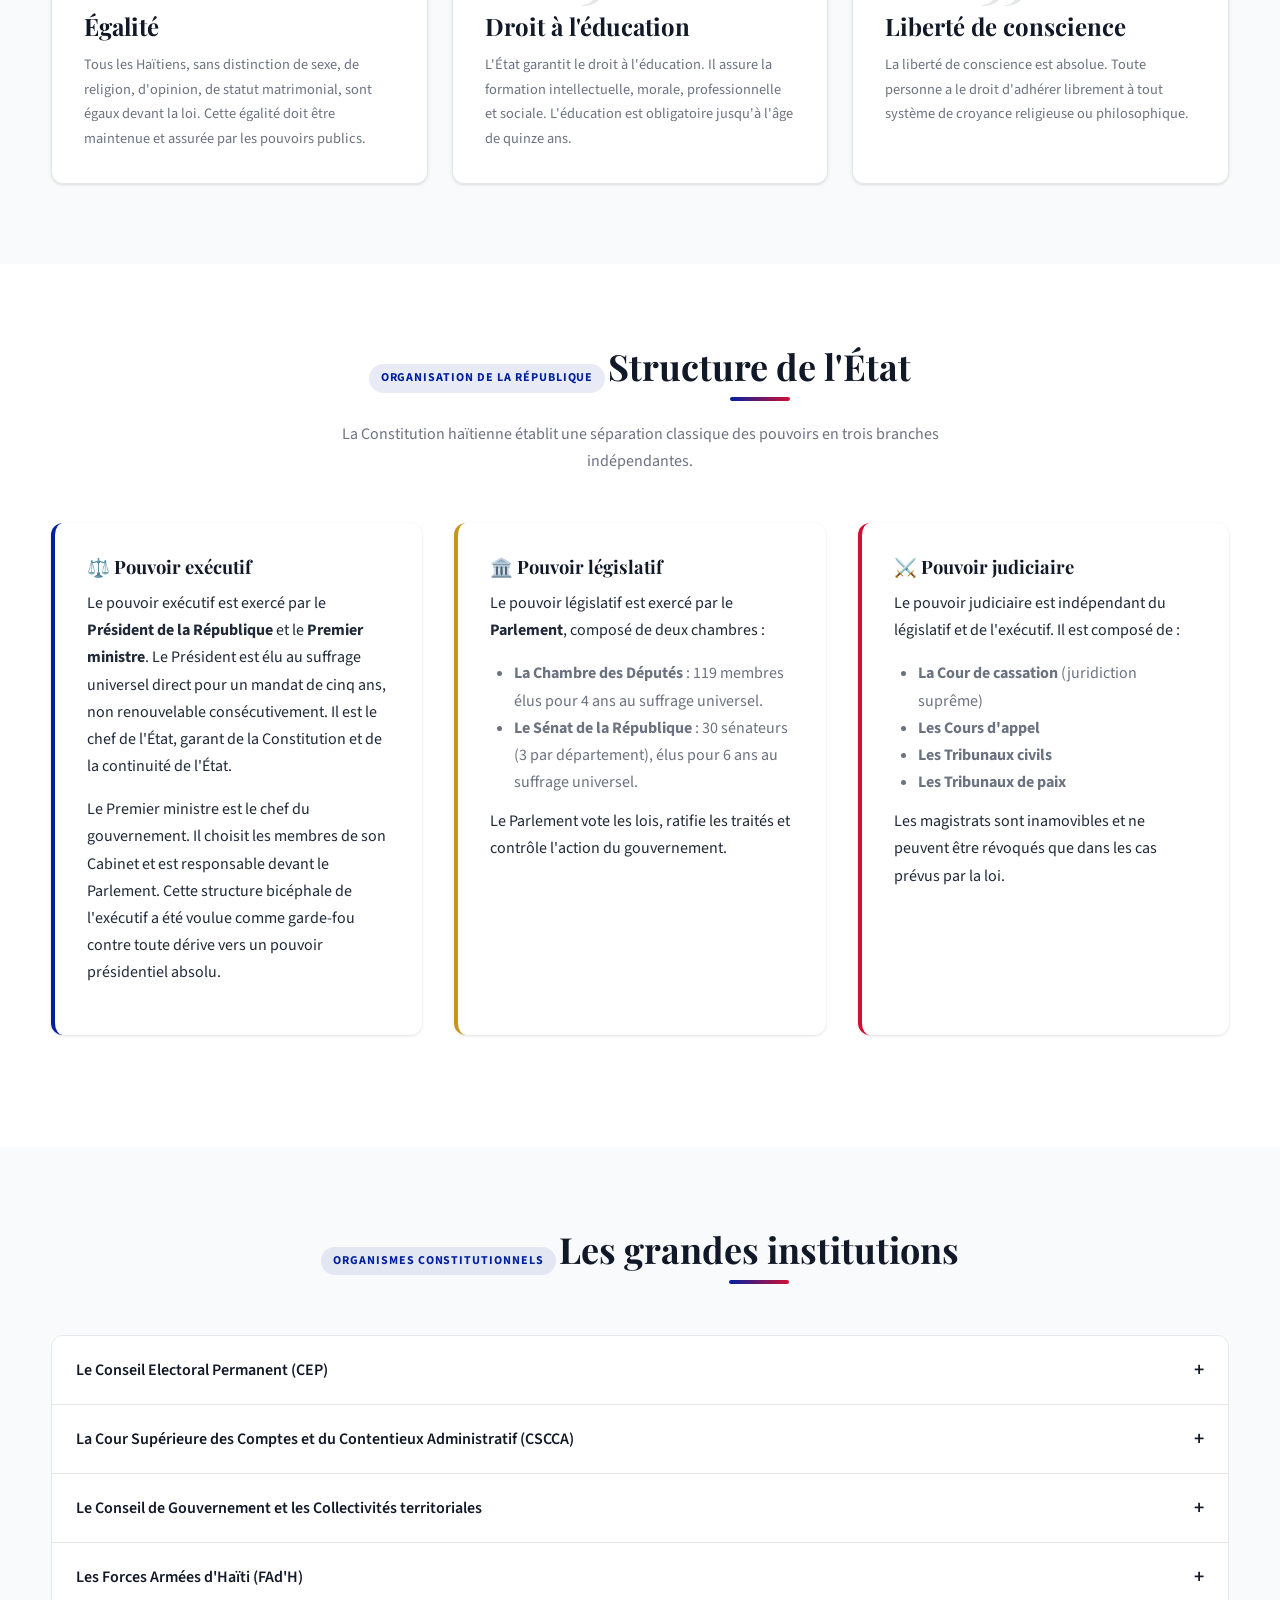
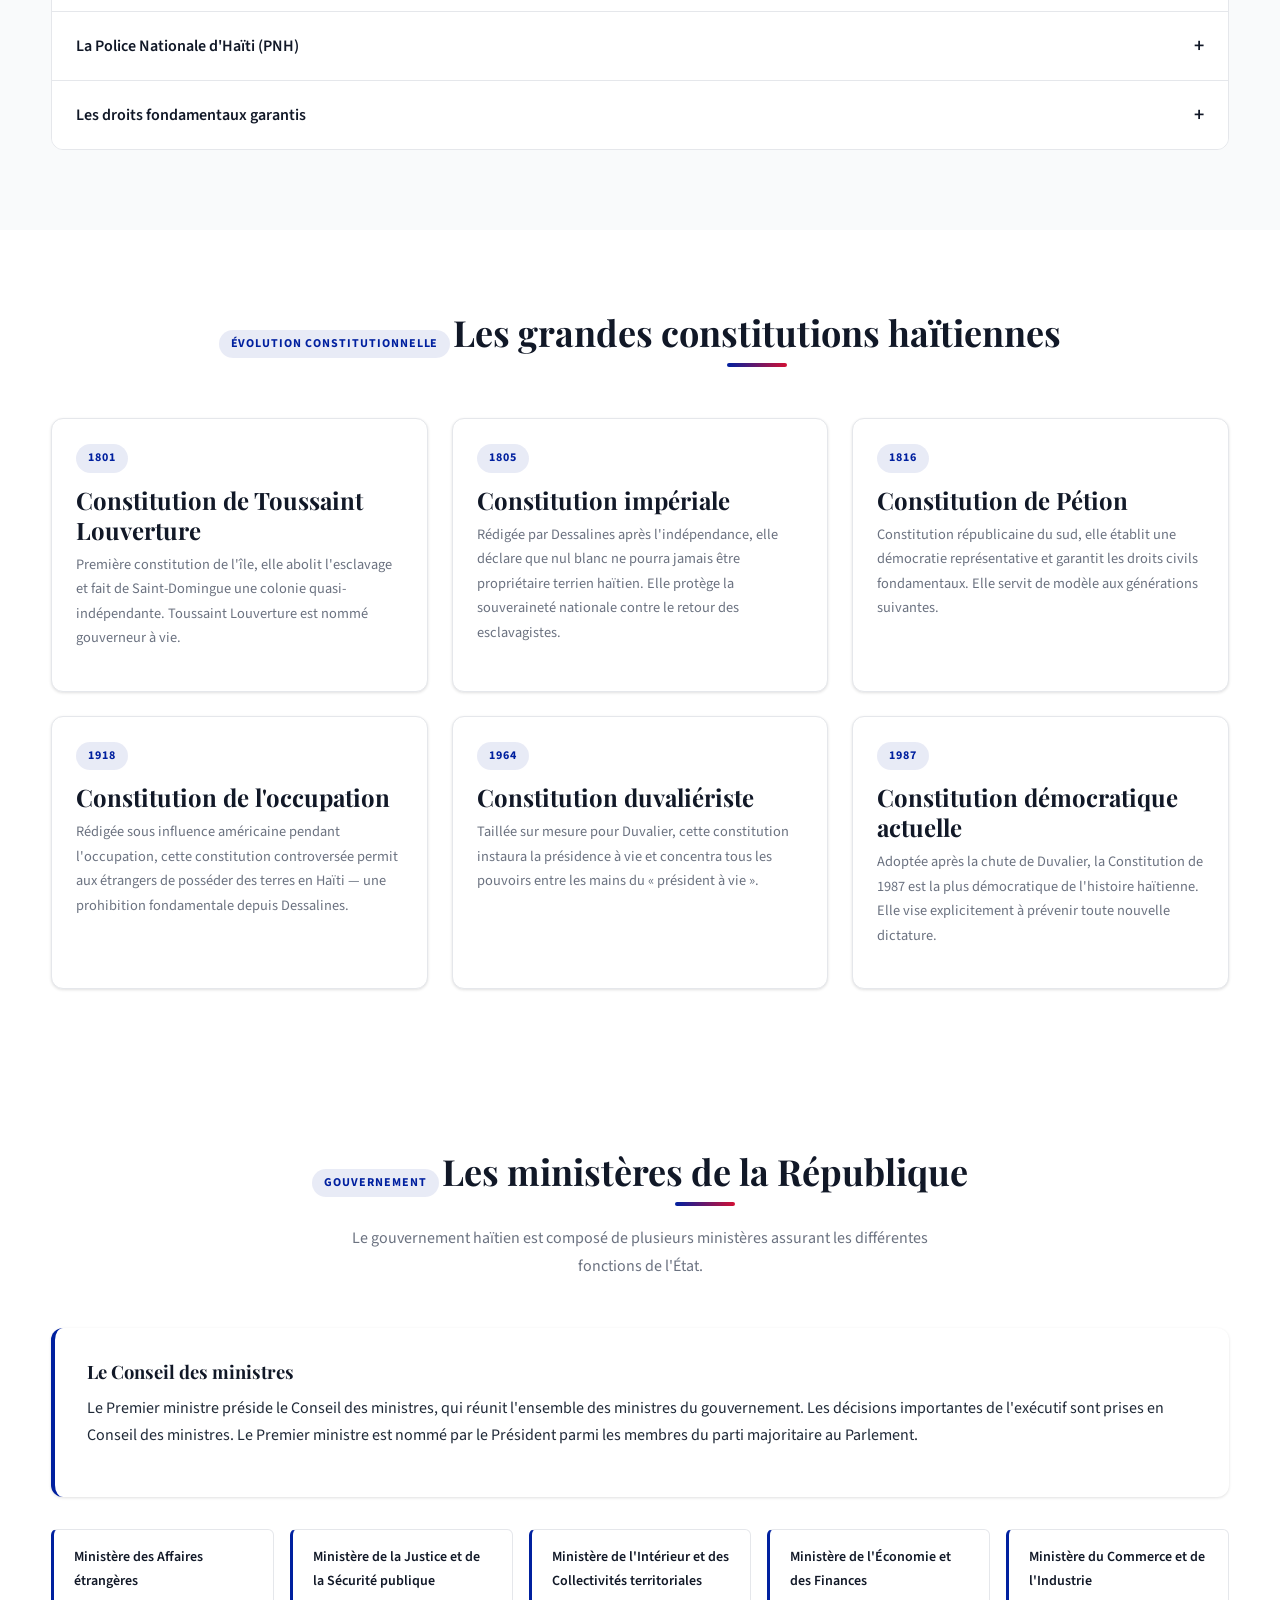
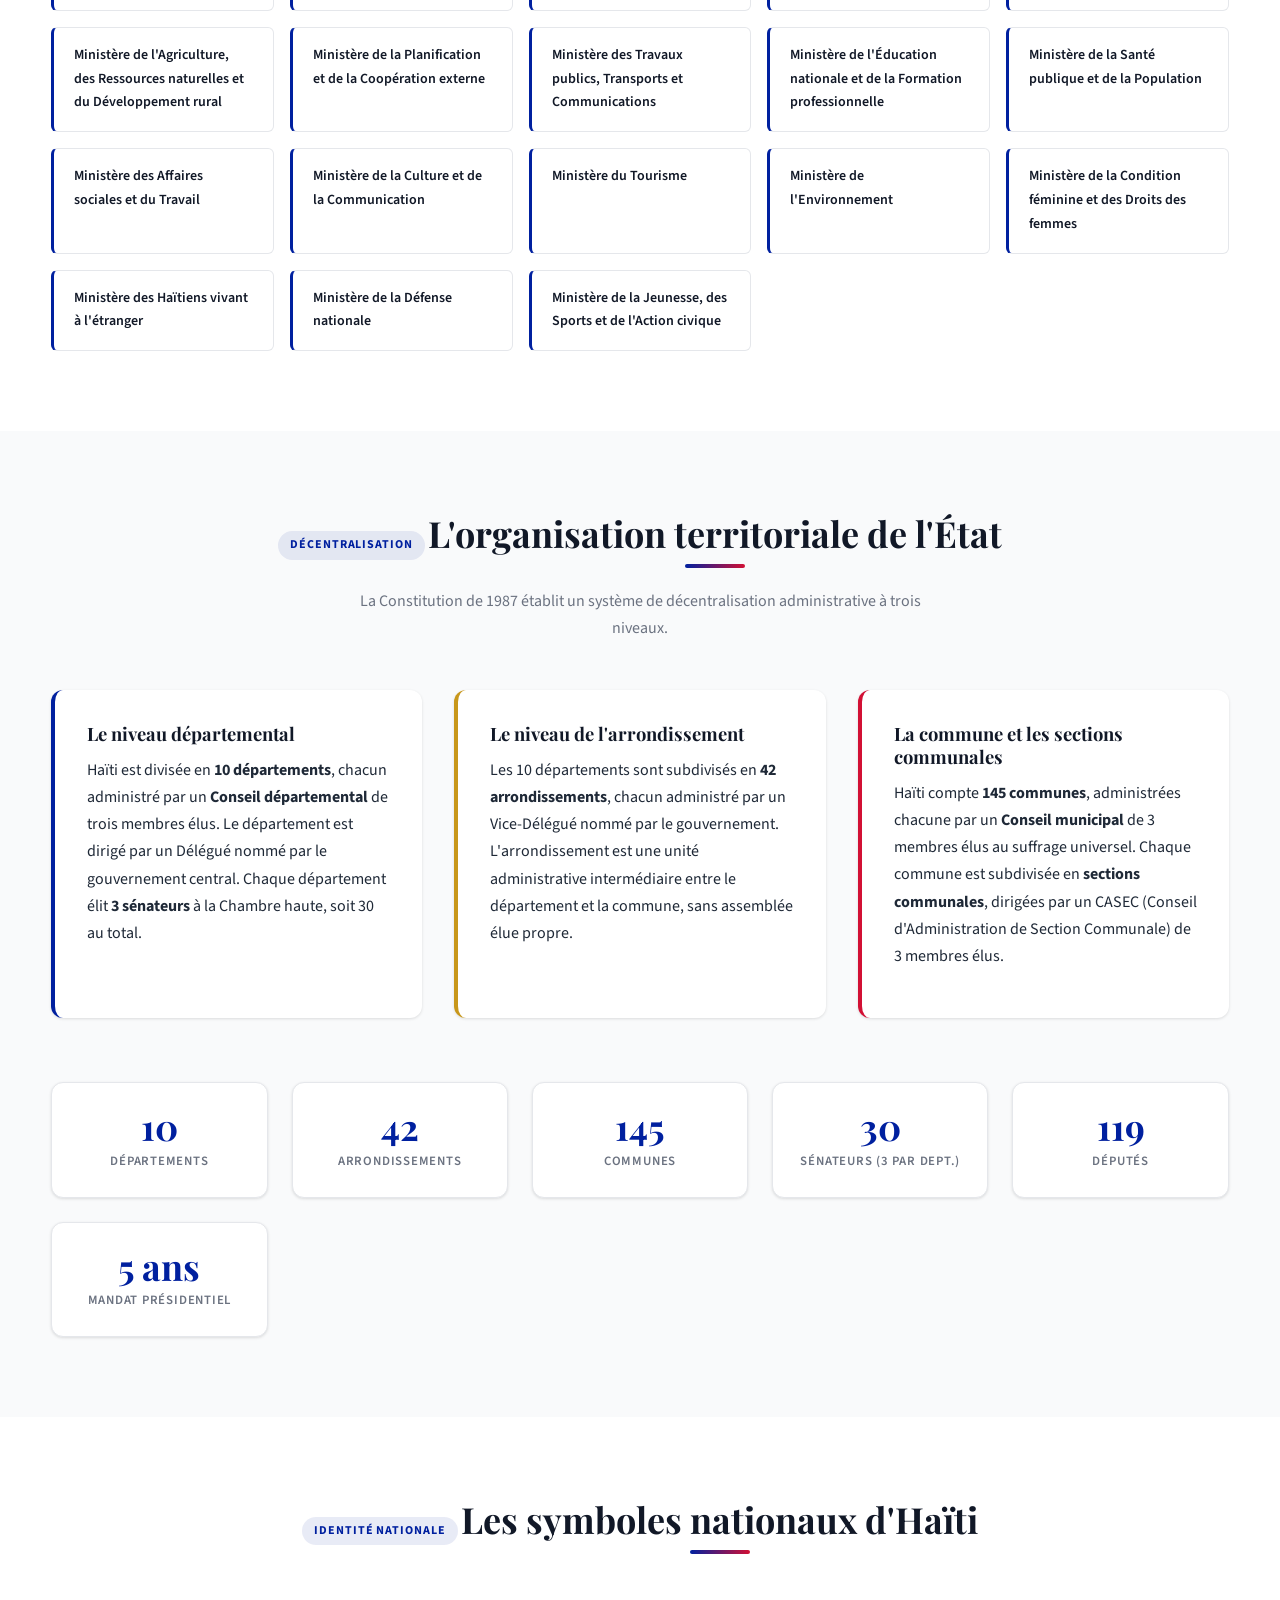
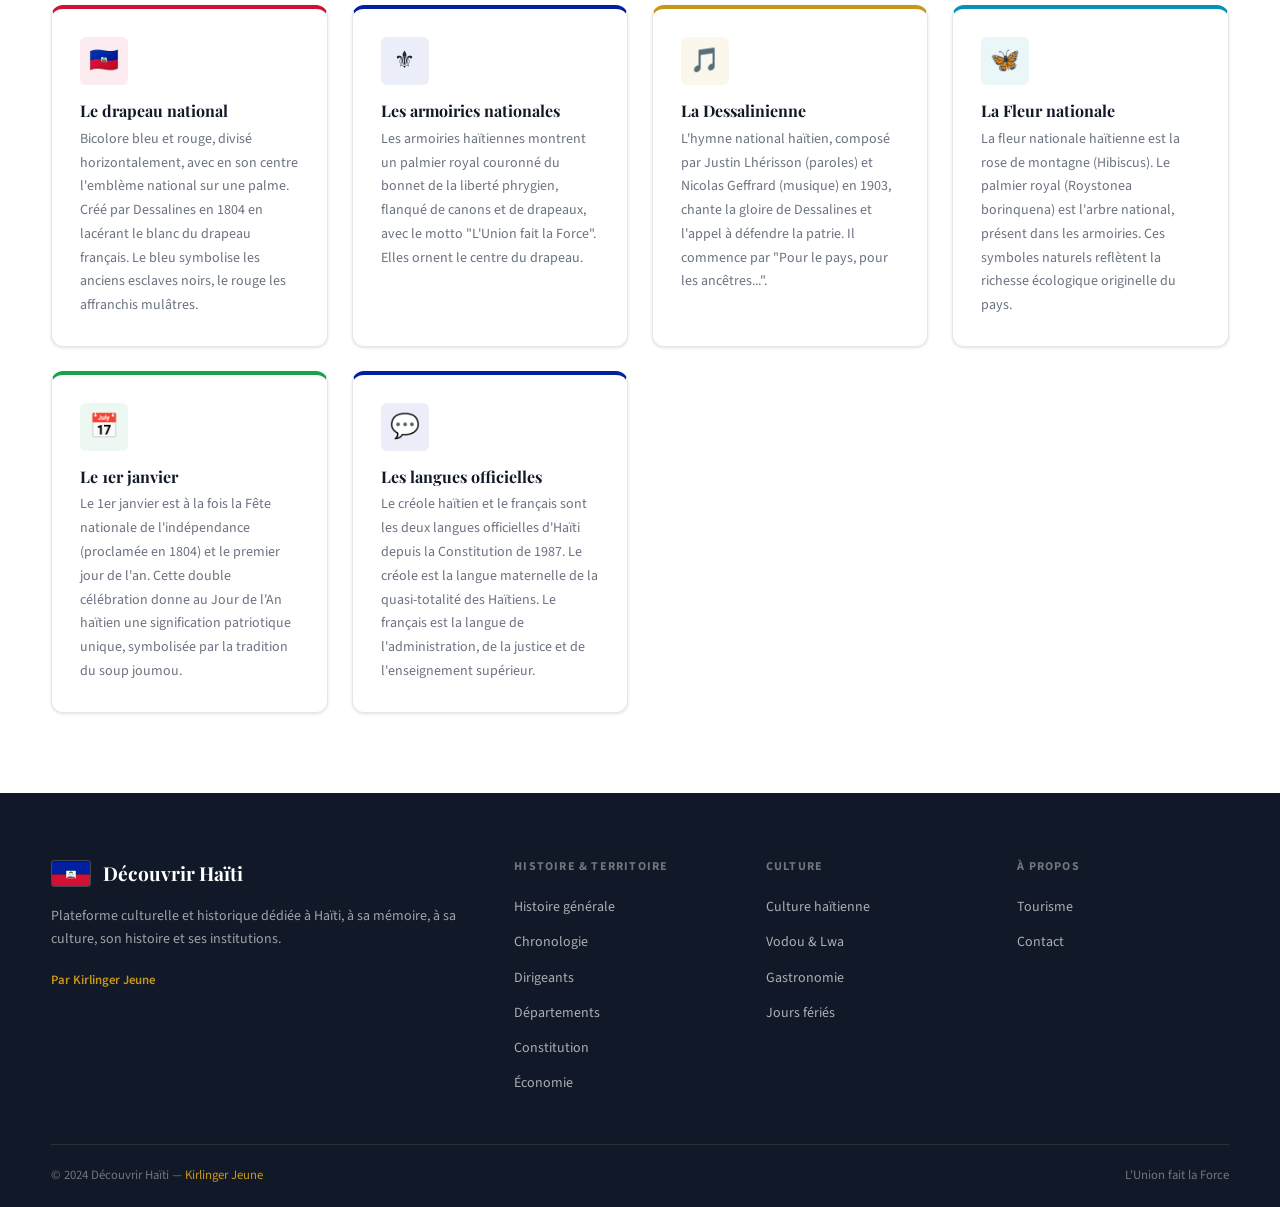
<file: constitution.html>
<!DOCTYPE html>
<html lang="fr">
<head>
  <meta charset="UTF-8" />
  <meta name="viewport" content="width=device-width, initial-scale=1.0" />
  <title>Constitution — Découvrir Haïti</title>
  <meta name="description" content="La Constitution haïtienne, ses principes fondamentaux, la structure de l'État et le rôle des institutions de la République d'Haïti." />
  <link rel="preconnect" href="https://fonts.googleapis.com" />
  <link rel="preconnect" href="https://fonts.gstatic.com" crossorigin />
  <link href="https://fonts.googleapis.com/css2?family=Playfair+Display:wght@400;600;700&family=Source+Sans+3:wght@300;400;600;700&display=swap" rel="stylesheet" />
  <link rel="stylesheet" href="css/style.css" />
</head>
<body>

  <nav class="navbar" role="navigation" aria-label="Navigation principale">
    <div class="container navbar__inner">
      <a href="index.html" class="navbar__brand">
        <div class="navbar__flag"><img src="assets/flags/haiti-flag.svg" alt="Drapeau haïtien" width="36" height="24" /></div>
        <div class="navbar__logo">Découvrir Haïti<span>Plateforme culturelle &amp; historique</span></div>
      </a>
      <button class="navbar__toggle" aria-expanded="false" aria-controls="main-menu" aria-label="Ouvrir le menu">
        <span></span><span></span><span></span>
      </button>
      <ul class="navbar__menu" id="main-menu" role="list">
                <li><a href="index.html">Accueil</a></li>
        <li><a href="histoire.html">Histoire</a></li>
        <li><a href="chronologie.html">Chronologie</a></li>
        <li><a href="dirigeants.html">Dirigeants</a></li>
        <li><a href="constitution.html">Constitution</a></li>
        <li><a href="departements.html">Départements</a></li>
        <li><a href="economie.html">Économie</a></li>
        <li><a href="culture.html">Culture</a></li>
        <li><a href="vodou.html">Vodou</a></li>
        <li><a href="gastronomie.html">Gastronomie</a></li>
        <li><a href="tourisme.html">Tourisme</a></li>
        <li><a href="contact.html">Contact</a></li>
      </ul>
    </div>
  </nav>

  <header class="page-header">
    <div class="container">
      <p class="page-header__breadcrumb"><a href="index.html">Accueil</a> › Constitution</p>
      <h1>La Constitution haïtienne</h1>
      <p>Les principes fondamentaux, la structure de l'État et les institutions de la République d'Haïti</p>
    </div>
  </header>

  <!-- INTRO -->
  <section class="section section--alt" aria-labelledby="const-intro-heading">
    <div class="container">
      <div class="section-header">
        <span class="tag">Loi fondamentale</span>
        <h2 id="const-intro-heading">La Constitution de 1987</h2>
      </div>
      <div class="info-box" style="margin-bottom:2rem;">
        <h3>Un texte fondateur de la démocratie haïtienne</h3>
        <p>
          La Constitution haïtienne actuellement en vigueur a été rédigée et adoptée par référendum populaire en <strong>1987</strong>, après la chute de la dictature duvaliériste.
          Elle représente la tentative la plus ambitieuse d'établir un État de droit démocratique en Haïti.
          Inspirée des constitutions française et américaine, elle incorpore des dispositions spécifiquement adaptées au contexte haïtien,
          notamment des protections contre les dictatures, un système de décentralisation et la reconnaissance du créole comme langue officielle.
        </p>
      </div>
      <div class="stats-grid">
        <div class="stat-card">
          <div class="stat-card__value">298</div>
          <div class="stat-card__label">Articles</div>
        </div>
        <div class="stat-card">
          <div class="stat-card__value">1987</div>
          <div class="stat-card__label">Année d'adoption</div>
        </div>
        <div class="stat-card">
          <div class="stat-card__value">3</div>
          <div class="stat-card__label">Pouvoirs constitutionnels</div>
        </div>
        <div class="stat-card">
          <div class="stat-card__value">10</div>
          <div class="stat-card__label">Constitutions depuis 1804</div>
        </div>
      </div>
    </div>
  </section>

  <!-- PRINCIPES FONDAMENTAUX -->
  <section class="section" aria-labelledby="principes-heading">
    <div class="container">
      <div class="section-header">
        <span class="tag">Socle de la République</span>
        <h2 id="principes-heading">Principes fondamentaux</h2>
      </div>
      <div style="display:grid; gap:1.5rem; grid-template-columns:repeat(auto-fill,minmax(300px,1fr));">
        <div class="article-card">
          <div class="article-card__num">Art. 1</div>
          <h3>République unitaire</h3>
          <p>Haïti est une République indivisible, souveraine, indépendante, coopératiste, libre, démocratique et sociale. Elle ne peut être morcelée ni aliénée.</p>
        </div>
        <div class="article-card">
          <div class="article-card__num">Art. 5</div>
          <h3>Langues officielles</h3>
          <p>Le créole et le français sont les langues officielles d'Haïti. Toute personne haïtienne a droit à l'usage des deux langues dans ses rapports avec l'État.</p>
        </div>
        <div class="article-card">
          <div class="article-card__num">Art. 16</div>
          <h3>Droit à la vie</h3>
          <p>Le droit à la vie est inviolable depuis la conception. La peine de mort est abolie en toutes matières. La torture et tout traitement cruel, inhumain ou dégradant sont interdits.</p>
        </div>
        <div class="article-card">
          <div class="article-card__num">Art. 18</div>
          <h3>Égalité</h3>
          <p>Tous les Haïtiens, sans distinction de sexe, de religion, d'opinion, de statut matrimonial, sont égaux devant la loi. Cette égalité doit être maintenue et assurée par les pouvoirs publics.</p>
        </div>
        <div class="article-card">
          <div class="article-card__num">Art. 32</div>
          <h3>Droit à l'éducation</h3>
          <p>L'État garantit le droit à l'éducation. Il assure la formation intellectuelle, morale, professionnelle et sociale. L'éducation est obligatoire jusqu'à l'âge de quinze ans.</p>
        </div>
        <div class="article-card">
          <div class="article-card__num">Art. 35</div>
          <h3>Liberté de conscience</h3>
          <p>La liberté de conscience est absolue. Toute personne a le droit d'adhérer librement à tout système de croyance religieuse ou philosophique.</p>
        </div>
      </div>
    </div>
  </section>

  <!-- STRUCTURE DE L'ÉTAT -->
  <section class="section section--alt" aria-labelledby="structure-heading">
    <div class="container">
      <div class="section-header">
        <span class="tag">Organisation de la République</span>
        <h2 id="structure-heading">Structure de l'État</h2>
        <p>La Constitution haïtienne établit une séparation classique des pouvoirs en trois branches indépendantes.</p>
      </div>

      <div style="display:grid; gap:2rem; grid-template-columns:repeat(auto-fill,minmax(300px,1fr));">

        <div class="info-box">
          <h3>⚖️ Pouvoir exécutif</h3>
          <p>
            Le pouvoir exécutif est exercé par le <strong>Président de la République</strong> et le <strong>Premier ministre</strong>.
            Le Président est élu au suffrage universel direct pour un mandat de cinq ans, non renouvelable consécutivement.
            Il est le chef de l'État, garant de la Constitution et de la continuité de l'État.
          </p>
          <p>
            Le Premier ministre est le chef du gouvernement. Il choisit les membres de son Cabinet et est responsable devant le Parlement.
            Cette structure bicéphale de l'exécutif a été voulue comme garde-fou contre toute dérive vers un pouvoir présidentiel absolu.
          </p>
        </div>

        <div class="info-box info-box--gold">
          <h3>🏛️ Pouvoir législatif</h3>
          <p>
            Le pouvoir législatif est exercé par le <strong>Parlement</strong>, composé de deux chambres :
          </p>
          <ul style="list-style:disc; padding-left:1.5rem; color:var(--text-light);">
            <li><strong>La Chambre des Députés</strong> : 119 membres élus pour 4 ans au suffrage universel.</li>
            <li><strong>Le Sénat de la République</strong> : 30 sénateurs (3 par département), élus pour 6 ans au suffrage universel.</li>
          </ul>
          <p style="margin-top:.75rem;">Le Parlement vote les lois, ratifie les traités et contrôle l'action du gouvernement.</p>
        </div>

        <div class="info-box info-box--red">
          <h3>⚔️ Pouvoir judiciaire</h3>
          <p>
            Le pouvoir judiciaire est indépendant du législatif et de l'exécutif.
            Il est composé de :
          </p>
          <ul style="list-style:disc; padding-left:1.5rem; color:var(--text-light);">
            <li><strong>La Cour de cassation</strong> (juridiction suprême)</li>
            <li><strong>Les Cours d'appel</strong></li>
            <li><strong>Les Tribunaux civils</strong></li>
            <li><strong>Les Tribunaux de paix</strong></li>
          </ul>
          <p style="margin-top:.75rem;">Les magistrats sont inamovibles et ne peuvent être révoqués que dans les cas prévus par la loi.</p>
        </div>

      </div>
    </div>
  </section>

  <!-- INSTITUTIONS -->
  <section class="section" aria-labelledby="institutions-heading">
    <div class="container">
      <div class="section-header">
        <span class="tag">Organismes constitutionnels</span>
        <h2 id="institutions-heading">Les grandes institutions</h2>
      </div>
      <div class="accordion">

        <div class="accordion__item">
          <button class="accordion__header">Le Conseil Electoral Permanent (CEP) <span class="accordion__icon">+</span></button>
          <div class="accordion__body">
            <p>Le Conseil Electoral Permanent est l'organe constitutionnel chargé d'organiser et de superviser les élections en Haïti. Composé de neuf membres représentant les trois pouvoirs de l'État, il garantit la sincérité et la régularité du processus électoral. Son indépendance vis-à-vis des partis politiques est constitutionnellement garantie.</p>
          </div>
        </div>

        <div class="accordion__item">
          <button class="accordion__header">La Cour Supérieure des Comptes et du Contentieux Administratif (CSCCA) <span class="accordion__icon">+</span></button>
          <div class="accordion__body">
            <p>La CSCCA est l'institution constitutionnelle chargée du contrôle administratif et juridictionnel des finances publiques. Elle vérifie la légalité des dépenses de l'État, juge les comptes des comptables publics et donne son avis sur les projets de loi à incidence financière. Son rôle est essentiel dans la lutte contre la corruption et la bonne gestion des deniers publics.</p>
          </div>
        </div>

        <div class="accordion__item">
          <button class="accordion__header">Le Conseil de Gouvernement et les Collectivités territoriales <span class="accordion__icon">+</span></button>
          <div class="accordion__body">
            <p>La Constitution de 1987 a instauré un système de décentralisation administrative important. Haïti est divisé en 10 départements, 42 arrondissements et 145 communes. Chaque collectivité territoriale est administrée par un conseil élu. Le Conseil Interdépartemental siège au Parlement. Cette décentralisation vise à rapprocher les décisions du niveau local.</p>
          </div>
        </div>

        <div class="accordion__item">
          <button class="accordion__header">Les Forces Armées d'Haïti (FAd'H) <span class="accordion__icon">+</span></button>
          <div class="accordion__body">
            <p>Dissoutes en 1994 par Aristide, les Forces Armées d'Haïti (FAd'H) ont été reconstituées en 2017 sous la présidence de Jovenel Moïse. Constitutionnellement, les forces armées sont chargées de défendre le territoire national contre toute agression étrangère, d'assister la Police Nationale d'Haïti et de participer aux opérations de maintien de l'ordre si nécessaire.</p>
          </div>
        </div>

        <div class="accordion__item">
          <button class="accordion__header">La Police Nationale d'Haïti (PNH) <span class="accordion__icon">+</span></button>
          <div class="accordion__body">
            <p>Créée en 1994 par la Constitution, la Police Nationale d'Haïti est une institution civile, nationale et républicaine chargée de maintenir la paix, l'ordre public et la sécurité des personnes et des biens. Elle est dirigée par un Directeur Général et placée sous la tutelle du Ministère de la Justice. Son renforcement est considéré comme prioritaire pour la stabilité du pays.</p>
          </div>
        </div>

        <div class="accordion__item">
          <button class="accordion__header">Les droits fondamentaux garantis <span class="accordion__icon">+</span></button>
          <div class="accordion__body">
            <p>La Constitution de 1987 garantit un large éventail de droits fondamentaux : liberté d'expression, de réunion et d'association ; droit à la propriété privée ; droit au travail et à un salaire équitable ; droit à la santé ; droit à l'éducation ; égalité homme-femme ; protection de l'enfance ; libertés politiques. La Constitution garantit explicitement que toute personne arrêtée doit être informée de ses droits et traduite devant un juge dans les 48 heures.</p>
          </div>
        </div>

      </div>
    </div>
  </section>

  <!-- CONSTITUTIONS HISTORIQUES -->
  <section class="section section--alt" aria-labelledby="const-hist-heading">
    <div class="container">
      <div class="section-header">
        <span class="tag">Évolution constitutionnelle</span>
        <h2 id="const-hist-heading">Les grandes constitutions haïtiennes</h2>
      </div>
      <div class="cards-grid">
        <div class="card">
          <div class="card__body">
            <span class="tag">1801</span>
            <h3>Constitution de Toussaint Louverture</h3>
            <p>Première constitution de l'île, elle abolit l'esclavage et fait de Saint-Domingue une colonie quasi-indépendante. Toussaint Louverture est nommé gouverneur à vie.</p>
          </div>
        </div>
        <div class="card">
          <div class="card__body">
            <span class="tag">1805</span>
            <h3>Constitution impériale</h3>
            <p>Rédigée par Dessalines après l'indépendance, elle déclare que nul blanc ne pourra jamais être propriétaire terrien haïtien. Elle protège la souveraineté nationale contre le retour des esclavagistes.</p>
          </div>
        </div>
        <div class="card">
          <div class="card__body">
            <span class="tag">1816</span>
            <h3>Constitution de Pétion</h3>
            <p>Constitution républicaine du sud, elle établit une démocratie représentative et garantit les droits civils fondamentaux. Elle servit de modèle aux générations suivantes.</p>
          </div>
        </div>
        <div class="card">
          <div class="card__body">
            <span class="tag">1918</span>
            <h3>Constitution de l'occupation</h3>
            <p>Rédigée sous influence américaine pendant l'occupation, cette constitution controversée permit aux étrangers de posséder des terres en Haïti — une prohibition fondamentale depuis Dessalines.</p>
          </div>
        </div>
        <div class="card">
          <div class="card__body">
            <span class="tag">1964</span>
            <h3>Constitution duvaliériste</h3>
            <p>Taillée sur mesure pour Duvalier, cette constitution instaura la présidence à vie et concentra tous les pouvoirs entre les mains du « président à vie ».</p>
          </div>
        </div>
        <div class="card">
          <div class="card__body">
            <span class="tag">1987</span>
            <h3>Constitution démocratique actuelle</h3>
            <p>Adoptée après la chute de Duvalier, la Constitution de 1987 est la plus démocratique de l'histoire haïtienne. Elle vise explicitement à prévenir toute nouvelle dictature.</p>
          </div>
        </div>
      </div>
    </div>
  </section>

  <!-- MINISTÈRES ET ADMINISTRATION -->
  <section class="section section--alt" aria-labelledby="ministeres-heading">
    <div class="container">
      <div class="section-header">
        <span class="tag">Gouvernement</span>
        <h2 id="ministeres-heading">Les ministères de la République</h2>
        <p>Le gouvernement haïtien est composé de plusieurs ministères assurant les différentes fonctions de l'État.</p>
      </div>

      <div class="info-box" style="margin-bottom:2rem;">
        <h3>Le Conseil des ministres</h3>
        <p>Le Premier ministre préside le Conseil des ministres, qui réunit l'ensemble des ministres du gouvernement. Les décisions importantes de l'exécutif sont prises en Conseil des ministres. Le Premier ministre est nommé par le Président parmi les membres du parti majoritaire au Parlement.</p>
      </div>

      <div class="ministry-grid">
        <div class="ministry-item">Ministère des Affaires étrangères</div>
        <div class="ministry-item">Ministère de la Justice et de la Sécurité publique</div>
        <div class="ministry-item">Ministère de l'Intérieur et des Collectivités territoriales</div>
        <div class="ministry-item">Ministère de l'Économie et des Finances</div>
        <div class="ministry-item">Ministère du Commerce et de l'Industrie</div>
        <div class="ministry-item">Ministère de l'Agriculture, des Ressources naturelles et du Développement rural</div>
        <div class="ministry-item">Ministère de la Planification et de la Coopération externe</div>
        <div class="ministry-item">Ministère des Travaux publics, Transports et Communications</div>
        <div class="ministry-item">Ministère de l'Éducation nationale et de la Formation professionnelle</div>
        <div class="ministry-item">Ministère de la Santé publique et de la Population</div>
        <div class="ministry-item">Ministère des Affaires sociales et du Travail</div>
        <div class="ministry-item">Ministère de la Culture et de la Communication</div>
        <div class="ministry-item">Ministère du Tourisme</div>
        <div class="ministry-item">Ministère de l'Environnement</div>
        <div class="ministry-item">Ministère de la Condition féminine et des Droits des femmes</div>
        <div class="ministry-item">Ministère des Haïtiens vivant à l'étranger</div>
        <div class="ministry-item">Ministère de la Défense nationale</div>
        <div class="ministry-item">Ministère de la Jeunesse, des Sports et de l'Action civique</div>
      </div>
    </div>
  </section>

  <!-- ADMINISTRATION TERRITORIALE -->
  <section class="section" aria-labelledby="admin-terr-heading">
    <div class="container">
      <div class="section-header">
        <span class="tag">Décentralisation</span>
        <h2 id="admin-terr-heading">L'organisation territoriale de l'État</h2>
        <p>La Constitution de 1987 établit un système de décentralisation administrative à trois niveaux.</p>
      </div>

      <div style="display:grid; gap:2rem; grid-template-columns:repeat(auto-fill,minmax(280px,1fr)); margin-bottom:2rem;">
        <div class="info-box">
          <h3>Le niveau départemental</h3>
          <p>Haïti est divisée en <strong>10 départements</strong>, chacun administré par un <strong>Conseil départemental</strong> de trois membres élus. Le département est dirigé par un Délégué nommé par le gouvernement central. Chaque département élit <strong>3 sénateurs</strong> à la Chambre haute, soit 30 au total.</p>
        </div>
        <div class="info-box info-box--gold">
          <h3>Le niveau de l'arrondissement</h3>
          <p>Les 10 départements sont subdivisés en <strong>42 arrondissements</strong>, chacun administré par un Vice-Délégué nommé par le gouvernement. L'arrondissement est une unité administrative intermédiaire entre le département et la commune, sans assemblée élue propre.</p>
        </div>
        <div class="info-box info-box--red">
          <h3>La commune et les sections communales</h3>
          <p>Haïti compte <strong>145 communes</strong>, administrées chacune par un <strong>Conseil municipal</strong> de 3 membres élus au suffrage universel. Chaque commune est subdivisée en <strong>sections communales</strong>, dirigées par un CASEC (Conseil d'Administration de Section Communale) de 3 membres élus.</p>
        </div>
      </div>

      <div class="stats-grid">
        <div class="stat-card">
          <div class="stat-card__value">10</div>
          <div class="stat-card__label">Départements</div>
        </div>
        <div class="stat-card">
          <div class="stat-card__value">42</div>
          <div class="stat-card__label">Arrondissements</div>
        </div>
        <div class="stat-card">
          <div class="stat-card__value">145</div>
          <div class="stat-card__label">Communes</div>
        </div>
        <div class="stat-card">
          <div class="stat-card__value">30</div>
          <div class="stat-card__label">Sénateurs (3 par dept.)</div>
        </div>
        <div class="stat-card">
          <div class="stat-card__value">119</div>
          <div class="stat-card__label">Députés</div>
        </div>
        <div class="stat-card">
          <div class="stat-card__value">5 ans</div>
          <div class="stat-card__label">Mandat présidentiel</div>
        </div>
      </div>
    </div>
  </section>

  <!-- SYMBOLES NATIONAUX -->
  <section class="section section--alt" aria-labelledby="symboles-heading">
    <div class="container">
      <div class="section-header">
        <span class="tag">Identité nationale</span>
        <h2 id="symboles-heading">Les symboles nationaux d'Haïti</h2>
      </div>
      <div style="display:grid; gap:1.5rem; grid-template-columns:repeat(auto-fill,minmax(260px,1fr));">
        <div class="resource-card resource-card--red">
          <div class="resource-card__icon">🇭🇹</div>
          <h3>Le drapeau national</h3>
          <p>Bicolore bleu et rouge, divisé horizontalement, avec en son centre l'emblème national sur une palme. Créé par Dessalines en 1804 en lacérant le blanc du drapeau français. Le bleu symbolise les anciens esclaves noirs, le rouge les affranchis mulâtres.</p>
        </div>
        <div class="resource-card">
          <div class="resource-card__icon">⚜️</div>
          <h3>Les armoiries nationales</h3>
          <p>Les armoiries haïtiennes montrent un palmier royal couronné du bonnet de la liberté phrygien, flanqué de canons et de drapeaux, avec le motto "L'Union fait la Force". Elles ornent le centre du drapeau.</p>
        </div>
        <div class="resource-card resource-card--gold">
          <div class="resource-card__icon">🎵</div>
          <h3>La Dessalinienne</h3>
          <p>L'hymne national haïtien, composé par Justin Lhérisson (paroles) et Nicolas Geffrard (musique) en 1903, chante la gloire de Dessalines et l'appel à défendre la patrie. Il commence par "Pour le pays, pour les ancêtres...".</p>
        </div>
        <div class="resource-card resource-card--teal">
          <div class="resource-card__icon">🦋</div>
          <h3>La Fleur nationale</h3>
          <p>La fleur nationale haïtienne est la rose de montagne (Hibiscus). Le palmier royal (Roystonea borinquena) est l'arbre national, présent dans les armoiries. Ces symboles naturels reflètent la richesse écologique originelle du pays.</p>
        </div>
        <div class="resource-card resource-card--green">
          <div class="resource-card__icon">📅</div>
          <h3>Le 1er janvier</h3>
          <p>Le 1er janvier est à la fois la Fête nationale de l'indépendance (proclamée en 1804) et le premier jour de l'an. Cette double célébration donne au Jour de l'An haïtien une signification patriotique unique, symbolisée par la tradition du soup joumou.</p>
        </div>
        <div class="resource-card">
          <div class="resource-card__icon">💬</div>
          <h3>Les langues officielles</h3>
          <p>Le créole haïtien et le français sont les deux langues officielles d'Haïti depuis la Constitution de 1987. Le créole est la langue maternelle de la quasi-totalité des Haïtiens. Le français est la langue de l'administration, de la justice et de l'enseignement supérieur.</p>
        </div>
      </div>
    </div>
  </section>

  <footer class="footer" role="contentinfo">
    <div class="container">
      <div class="footer__grid">
        <div>
          <div class="footer__brand">
            <div class="footer__flag"><img src="assets/flags/haiti-flag.svg" alt="Drapeau haïtien" width="40" height="27" /></div>
            <span class="footer__brand-name">Découvrir Haïti</span>
          </div>
          <p class="footer__desc">Plateforme culturelle et historique dédiée à Haïti, à sa mémoire, à sa culture, son histoire et ses institutions.</p>
          <p class="footer__author">Par Kirlinger Jeune</p>
        </div>
        <div>
          <p class="footer__heading">Histoire &amp; Territoire</p>
          <ul class="footer__links">
            <li><a href="histoire.html">Histoire générale</a></li>
            <li><a href="chronologie.html">Chronologie</a></li>
            <li><a href="dirigeants.html">Dirigeants</a></li>
            <li><a href="departements.html">Départements</a></li>
            <li><a href="constitution.html">Constitution</a></li>
            <li><a href="economie.html">Économie</a></li>
          </ul>
        </div>
        <div>
          <p class="footer__heading">Culture</p>
          <ul class="footer__links">
            <li><a href="culture.html">Culture haïtienne</a></li>
            <li><a href="vodou.html">Vodou &amp; Lwa</a></li>
            <li><a href="gastronomie.html">Gastronomie</a></li>
            <li><a href="jours-feries.html">Jours fériés</a></li>
          </ul>
        </div>
        <div>
          <p class="footer__heading">À propos</p>
          <ul class="footer__links">
            <li><a href="tourisme.html">Tourisme</a></li>
            <li><a href="contact.html">Contact</a></li>
          </ul>
        </div>
      </div>
      <div class="footer__bottom">
        <p>&copy; 2024 Découvrir Haïti — <a href="contact.html">Kirlinger Jeune</a></p>
        <p>L'Union fait la Force</p>
      </div>
    </div>
  </footer>

  <button class="back-to-top" aria-label="Retour en haut de page">↑</button>
  <script src="js/script.js"></script>
</body>
</html>
</file>
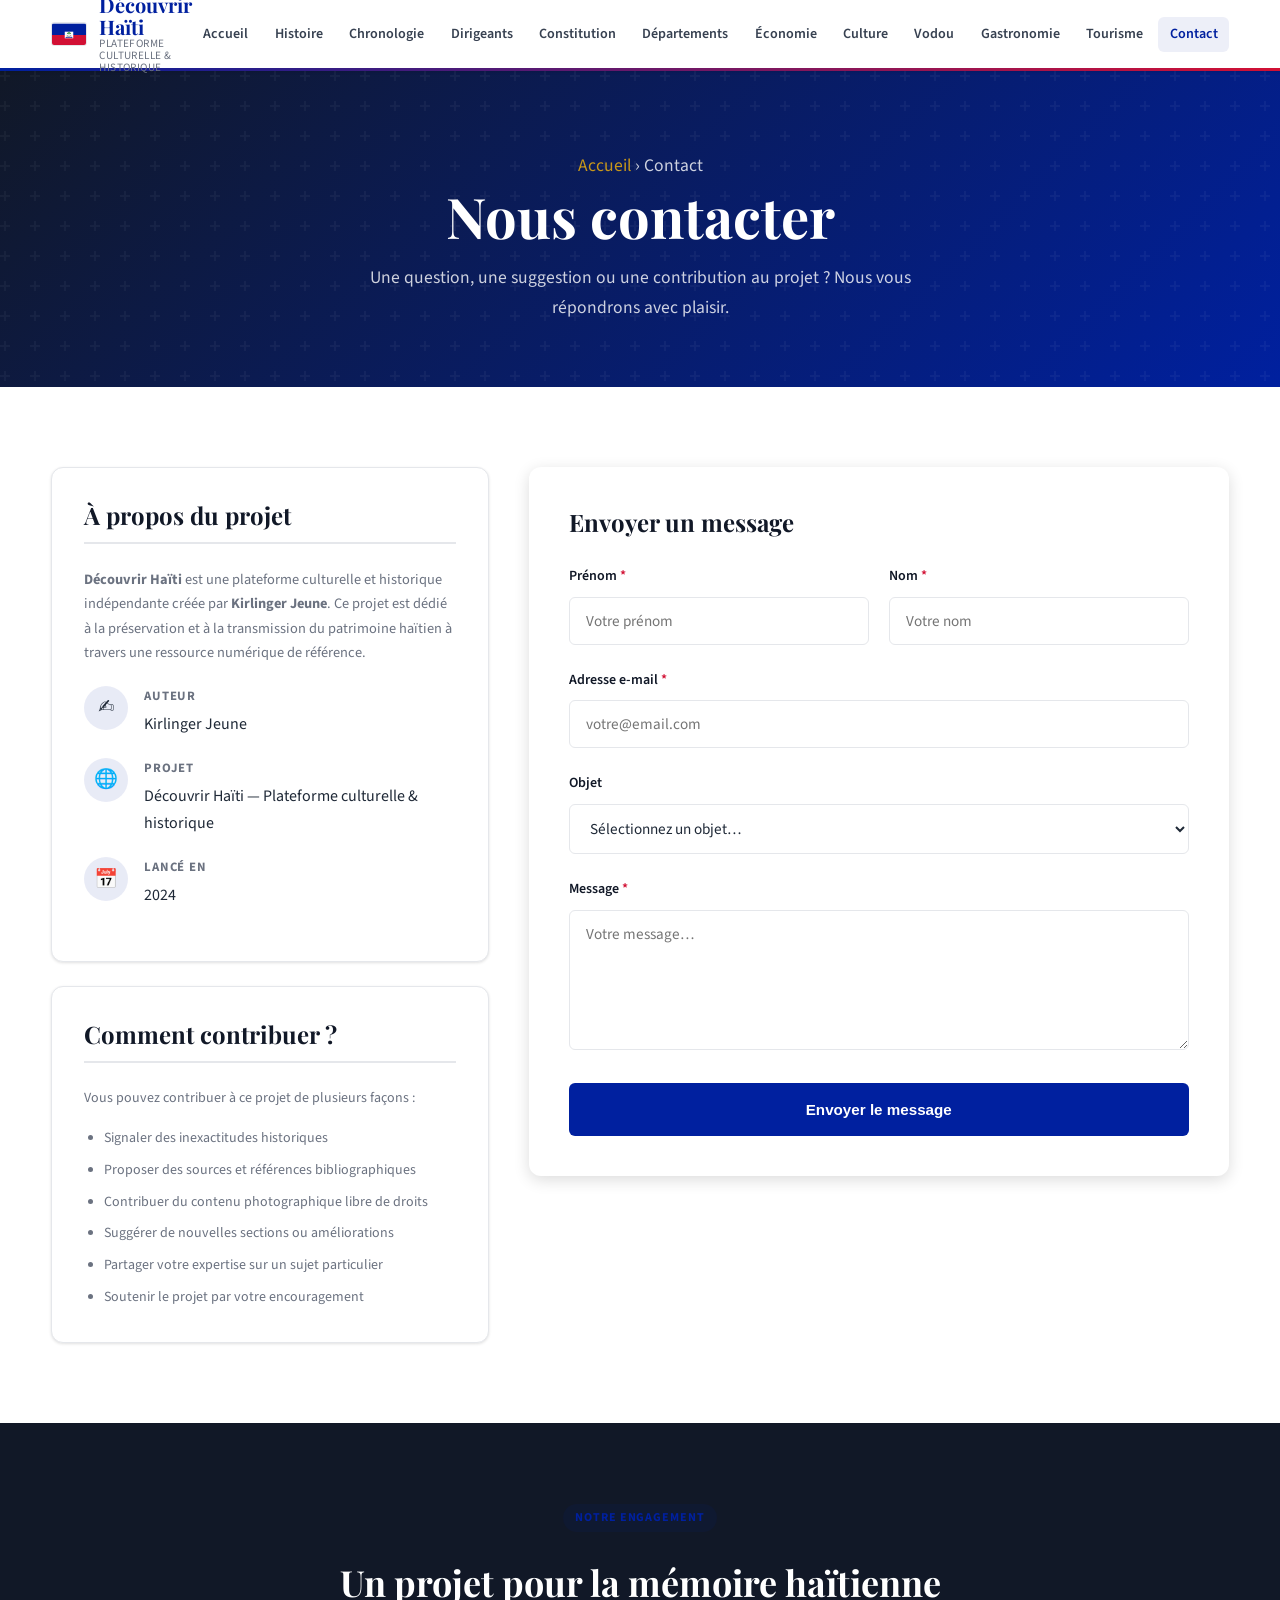
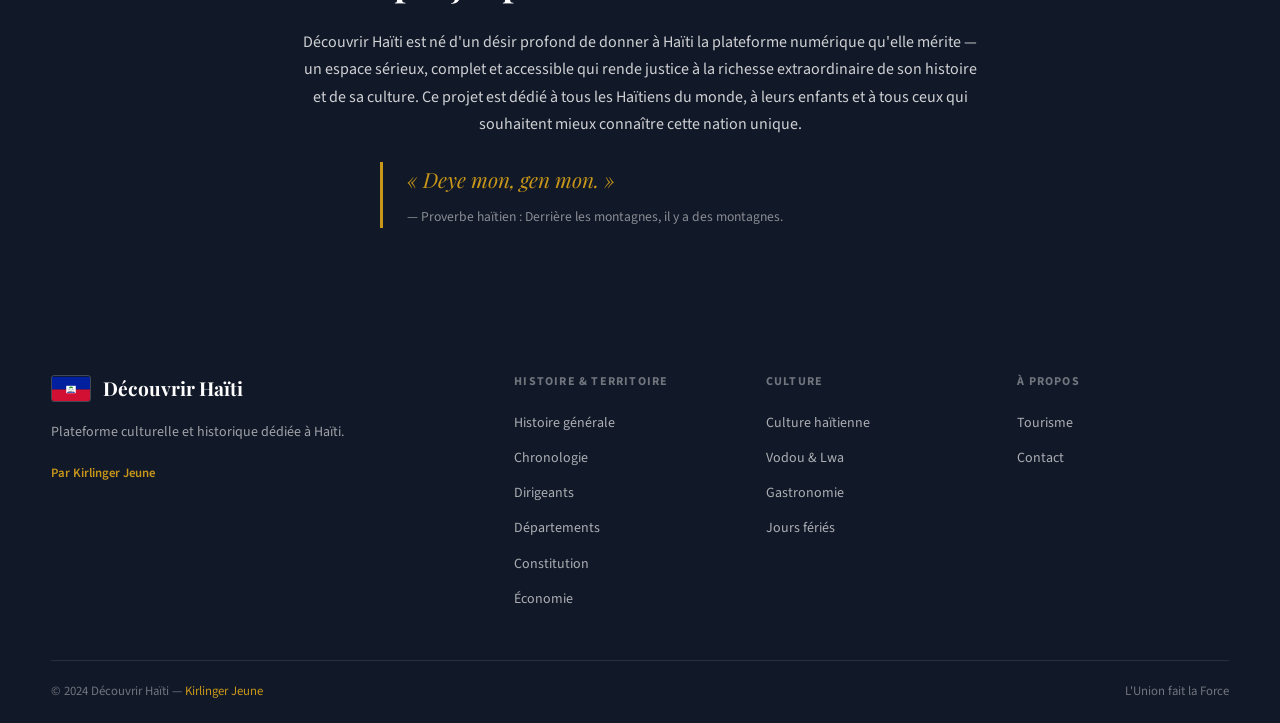
<file: contact.html>
<!DOCTYPE html>
<html lang="fr">
<head>
  <meta charset="UTF-8" />
  <meta name="viewport" content="width=device-width, initial-scale=1.0" />
  <title>Contact — Découvrir Haïti</title>
  <meta name="description" content="Contactez l'équipe de Découvrir Haïti pour toute question, suggestion ou contribution au projet." />
  <link rel="preconnect" href="https://fonts.googleapis.com" />
  <link rel="preconnect" href="https://fonts.gstatic.com" crossorigin />
  <link href="https://fonts.googleapis.com/css2?family=Playfair+Display:wght@400;600;700&family=Source+Sans+3:wght@300;400;600;700&display=swap" rel="stylesheet" />
  <link rel="stylesheet" href="css/style.css" />
  <style>
    .success-msg {
      display: none;
      background: #ecfdf5;
      border: 1.5px solid #10b981;
      border-radius: var(--radius-sm);
      padding: 1rem 1.25rem;
      color: #065f46;
      font-weight: 600;
      margin-bottom: 1.5rem;
    }
    .contact-info-card {
      background: var(--white);
      border-radius: var(--radius);
      padding: 2rem;
      box-shadow: var(--shadow-sm);
      border: 1px solid var(--border);
    }
    .contact-info-card h3 {
      margin-bottom: 1.5rem;
      padding-bottom: .75rem;
      border-bottom: 2px solid var(--border);
    }
    .contact-info-item {
      display: flex;
      align-items: flex-start;
      gap: 1rem;
      margin-bottom: 1.25rem;
    }
    .contact-info-item .icon {
      width: 44px;
      height: 44px;
      border-radius: 50%;
      background: rgba(0,32,159,.09);
      display: flex;
      align-items: center;
      justify-content: center;
      font-size: 1.2rem;
      flex-shrink: 0;
    }
    .contact-info-item .text strong {
      display: block;
      font-size: .8rem;
      text-transform: uppercase;
      letter-spacing: .06em;
      color: var(--text-light);
      margin-bottom: .2rem;
    }
  </style>
</head>
<body>

  <nav class="navbar" role="navigation" aria-label="Navigation principale">
    <div class="container navbar__inner">
      <a href="index.html" class="navbar__brand">
        <div class="navbar__flag"><img src="assets/flags/haiti-flag.svg" alt="Drapeau haïtien" width="36" height="24" /></div>
        <div class="navbar__logo">Découvrir Haïti<span>Plateforme culturelle &amp; historique</span></div>
      </a>
      <button class="navbar__toggle" aria-expanded="false" aria-controls="main-menu" aria-label="Ouvrir le menu"><span></span><span></span><span></span></button>
      <ul class="navbar__menu" id="main-menu" role="list">
                <li><a href="index.html">Accueil</a></li>
        <li><a href="histoire.html">Histoire</a></li>
        <li><a href="chronologie.html">Chronologie</a></li>
        <li><a href="dirigeants.html">Dirigeants</a></li>
        <li><a href="constitution.html">Constitution</a></li>
        <li><a href="departements.html">Départements</a></li>
        <li><a href="economie.html">Économie</a></li>
        <li><a href="culture.html">Culture</a></li>
        <li><a href="vodou.html">Vodou</a></li>
        <li><a href="gastronomie.html">Gastronomie</a></li>
        <li><a href="tourisme.html">Tourisme</a></li>
        <li><a href="contact.html">Contact</a></li>
      </ul>
    </div>
  </nav>

  <header class="page-header">
    <div class="container">
      <p class="page-header__breadcrumb"><a href="index.html">Accueil</a> › Contact</p>
      <h1>Nous contacter</h1>
      <p>Une question, une suggestion ou une contribution au projet ? Nous vous répondrons avec plaisir.</p>
    </div>
  </header>

  <section class="section section--alt" aria-labelledby="contact-heading">
    <div class="container">
      <div style="display:grid; gap:2.5rem; grid-template-columns:1fr 1.6fr; align-items:start;">

        <!-- INFOS -->
        <div>
          <div class="contact-info-card" style="margin-bottom:1.5rem;">
            <h3>À propos du projet</h3>
            <p style="color:var(--text-light); font-size:.9rem; margin-bottom:1.25rem;">
              <strong>Découvrir Haïti</strong> est une plateforme culturelle et historique indépendante créée par <strong>Kirlinger Jeune</strong>.
              Ce projet est dédié à la préservation et à la transmission du patrimoine haïtien à travers une ressource numérique de référence.
            </p>
            <div class="contact-info-item">
              <div class="icon">✍️</div>
              <div class="text">
                <strong>Auteur</strong>
                Kirlinger Jeune
              </div>
            </div>
            <div class="contact-info-item">
              <div class="icon">🌐</div>
              <div class="text">
                <strong>Projet</strong>
                Découvrir Haïti — Plateforme culturelle &amp; historique
              </div>
            </div>
            <div class="contact-info-item">
              <div class="icon">📅</div>
              <div class="text">
                <strong>Lancé en</strong>
                2024
              </div>
            </div>
          </div>

          <div class="contact-info-card">
            <h3>Comment contribuer ?</h3>
            <p style="color:var(--text-light); font-size:.875rem; margin-bottom:1rem;">Vous pouvez contribuer à ce projet de plusieurs façons :</p>
            <ul style="list-style:disc; padding-left:1.25rem; color:var(--text-light); font-size:.875rem; display:flex; flex-direction:column; gap:.5rem;">
              <li>Signaler des inexactitudes historiques</li>
              <li>Proposer des sources et références bibliographiques</li>
              <li>Contribuer du contenu photographique libre de droits</li>
              <li>Suggérer de nouvelles sections ou améliorations</li>
              <li>Partager votre expertise sur un sujet particulier</li>
              <li>Soutenir le projet par votre encouragement</li>
            </ul>
          </div>
        </div>

        <!-- FORMULAIRE -->
        <div>
          <div class="contact-form">
            <h2 id="contact-heading" style="margin-bottom:1.75rem; font-size:1.5rem;">Envoyer un message</h2>

            <div id="form-success" class="success-msg" role="alert">
              ✓ Votre message a été envoyé avec succès. Nous vous répondrons dans les meilleurs délais.
            </div>

            <form id="contact-form" novalidate>
              <div class="form-row">
                <div class="form-group">
                  <label for="first-name">Prénom <span style="color:var(--red-haiti)">*</span></label>
                  <input type="text" id="first-name" name="first-name" placeholder="Votre prénom" required autocomplete="given-name" />
                </div>
                <div class="form-group">
                  <label for="last-name">Nom <span style="color:var(--red-haiti)">*</span></label>
                  <input type="text" id="last-name" name="last-name" placeholder="Votre nom" required autocomplete="family-name" />
                </div>
              </div>

              <div class="form-group">
                <label for="email">Adresse e-mail <span style="color:var(--red-haiti)">*</span></label>
                <input type="email" id="email" name="email" placeholder="votre@email.com" required autocomplete="email" />
              </div>

              <div class="form-group">
                <label for="subject">Objet</label>
                <select id="subject" name="subject">
                  <option value="">Sélectionnez un objet…</option>
                  <option value="question">Question sur le contenu</option>
                  <option value="correction">Signaler une erreur</option>
                  <option value="contribution">Proposition de contribution</option>
                  <option value="suggestion">Suggestion d'amélioration</option>
                  <option value="collaboration">Proposition de collaboration</option>
                  <option value="autre">Autre</option>
                </select>
              </div>

              <div class="form-group">
                <label for="message">Message <span style="color:var(--red-haiti)">*</span></label>
                <textarea id="message" name="message" placeholder="Votre message…" required minlength="10"></textarea>
              </div>

              <div class="form-group" style="margin-bottom:0;">
                <button type="submit" class="btn btn--primary" style="width:100%; justify-content:center; padding:1rem;">
                  Envoyer le message
                </button>
              </div>
            </form>
          </div>
        </div>

      </div>
    </div>
  </section>

  <!-- ABOUT SECTION -->
  <section class="section section--dark" aria-labelledby="about-project-heading">
    <div class="container">
      <div style="max-width:680px; margin:0 auto; text-align:center;">
        <span class="tag">Notre engagement</span>
        <h2 id="about-project-heading" style="margin-top:1rem;">Un projet pour la mémoire haïtienne</h2>
        <p style="color:rgba(255,255,255,.8); margin:1.5rem 0;">
          Découvrir Haïti est né d'un désir profond de donner à Haïti la plateforme numérique qu'elle mérite — un espace sérieux, complet et accessible qui rende justice à la richesse extraordinaire de son histoire et de sa culture.
          Ce projet est dédié à tous les Haïtiens du monde, à leurs enfants et à tous ceux qui souhaitent mieux connaître cette nation unique.
        </p>
        <blockquote style="font-family:var(--font-head); font-style:italic; font-size:1.3rem; color:var(--gold); border-left:3px solid var(--gold); padding-left:1.5rem; text-align:left; max-width:520px; margin:0 auto;">
          « Deye mon, gen mon. »<br />
          <cite style="font-family:var(--font-body); font-style:normal; font-size:.85rem; color:rgba(255,255,255,.5); display:block; margin-top:.5rem;">— Proverbe haïtien : Derrière les montagnes, il y a des montagnes.</cite>
        </blockquote>
      </div>
    </div>
  </section>

  <footer class="footer" role="contentinfo">
    <div class="container">
      <div class="footer__grid">
        <div>
          <div class="footer__brand">
            <div class="footer__flag"><img src="assets/flags/haiti-flag.svg" alt="Drapeau haïtien" width="40" height="27" /></div>
            <span class="footer__brand-name">Découvrir Haïti</span>
          </div>
          <p class="footer__desc">Plateforme culturelle et historique dédiée à Haïti.</p>
          <p class="footer__author">Par Kirlinger Jeune</p>
        </div>
                <div>
          <p class="footer__heading">Histoire &amp; Territoire</p>
          <ul class="footer__links">
            <li><a href="histoire.html">Histoire générale</a></li>
            <li><a href="chronologie.html">Chronologie</a></li>
            <li><a href="dirigeants.html">Dirigeants</a></li>
            <li><a href="departements.html">Départements</a></li>
            <li><a href="constitution.html">Constitution</a></li>
            <li><a href="economie.html">Économie</a></li>
          </ul>
        </div>
        <div>
          <p class="footer__heading">Culture</p>
          <ul class="footer__links">
            <li><a href="culture.html">Culture haïtienne</a></li>
            <li><a href="vodou.html">Vodou &amp; Lwa</a></li>
            <li><a href="gastronomie.html">Gastronomie</a></li>
            <li><a href="jours-feries.html">Jours fériés</a></li>
          </ul>
        </div>
        <div>
          <p class="footer__heading">À propos</p>
          <ul class="footer__links">
            <li><a href="tourisme.html">Tourisme</a></li>
            <li><a href="contact.html">Contact</a></li>
          </ul>
        </div>
      </div>
      <div class="footer__bottom">
        <p>&copy; 2024 Découvrir Haïti — <a href="contact.html">Kirlinger Jeune</a></p>
        <p>L'Union fait la Force</p>
      </div>
    </div>
  </footer>
  <button class="back-to-top" aria-label="Retour en haut de page">↑</button>
  <script src="js/script.js"></script>
</body>
</html>
</file>
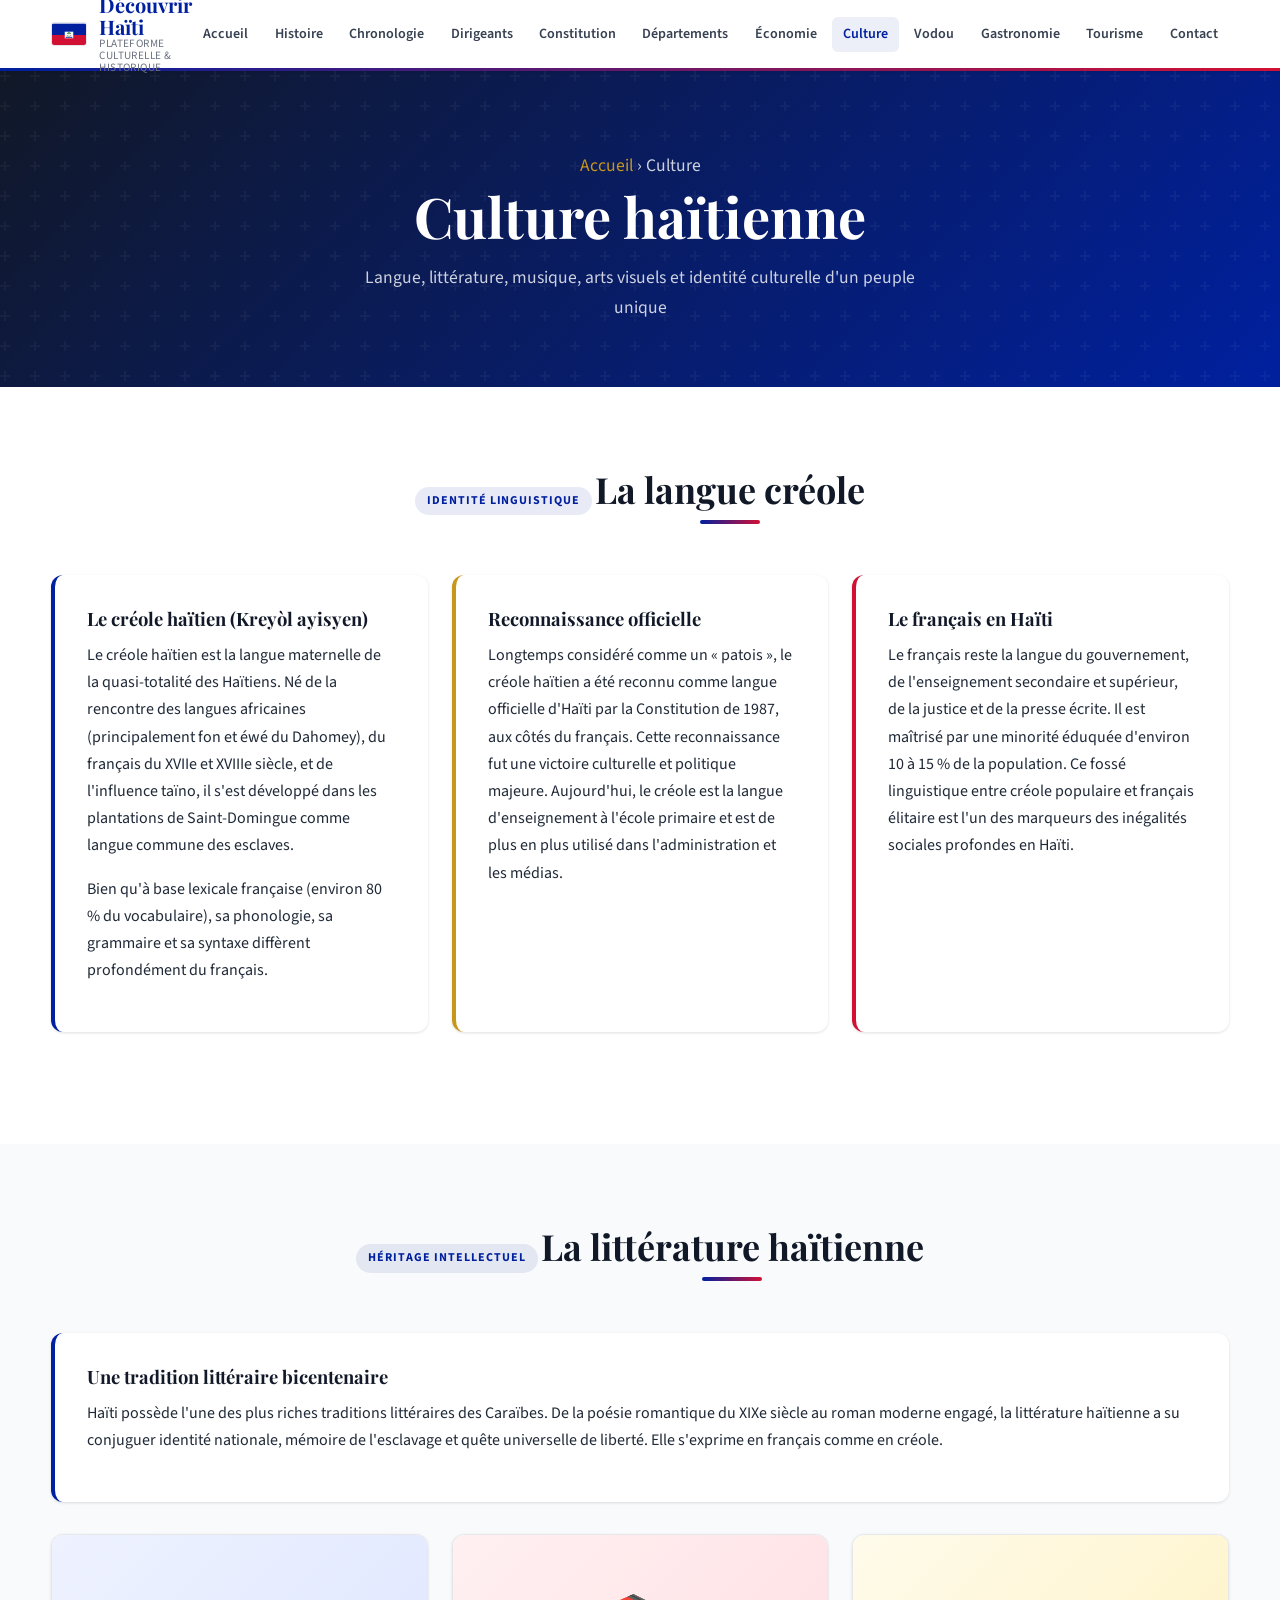
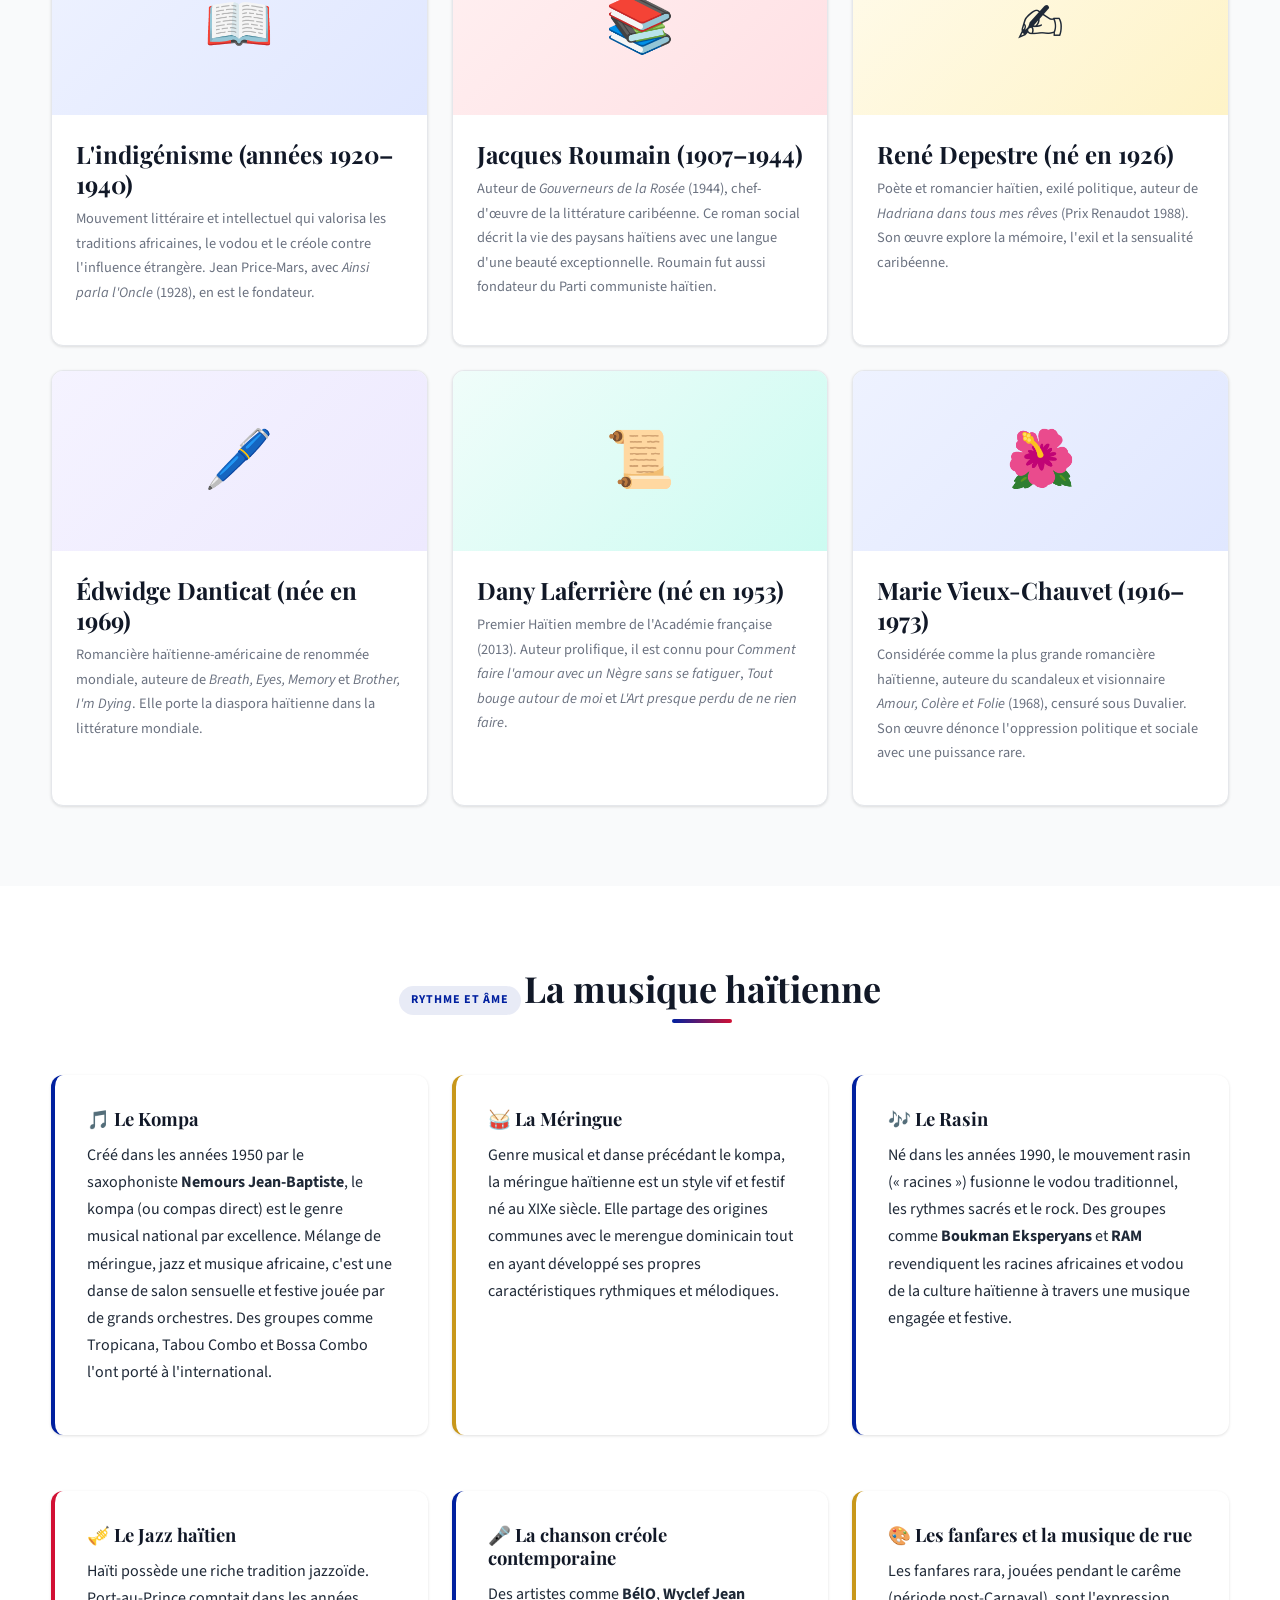
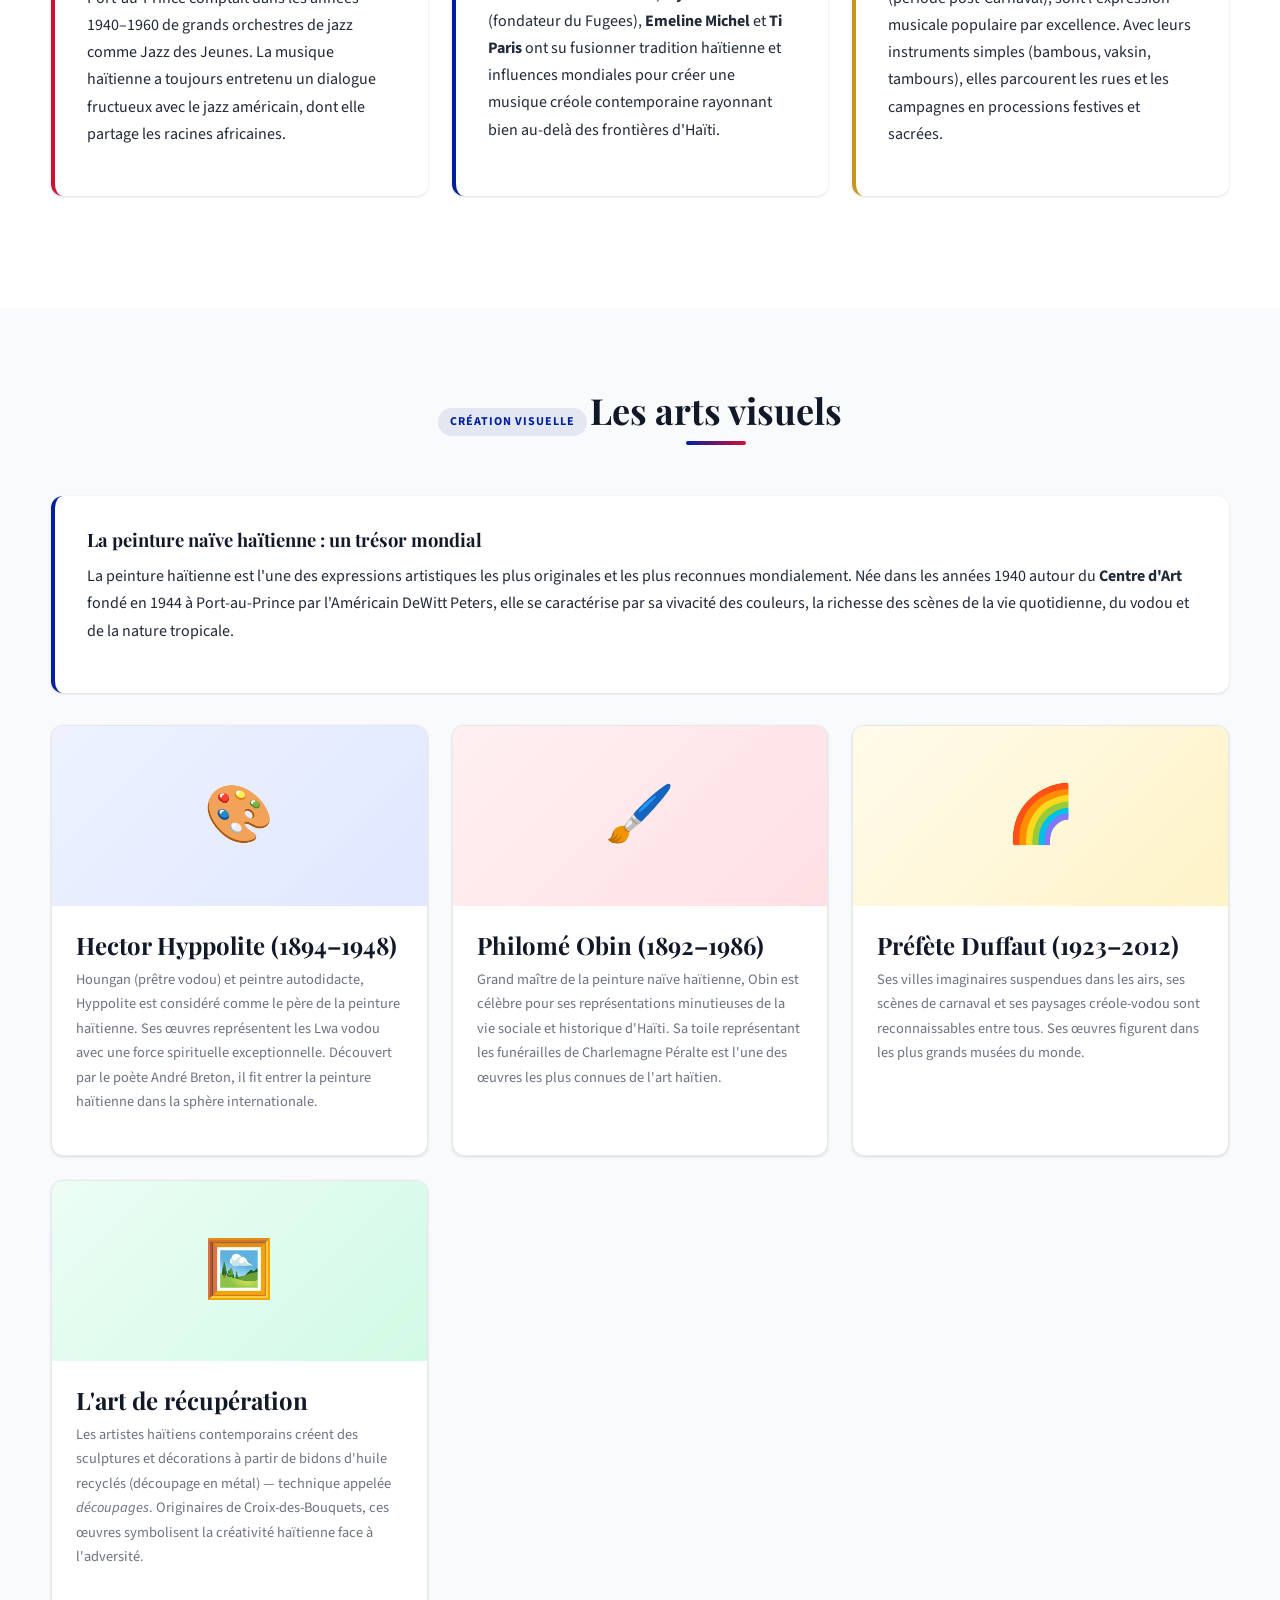
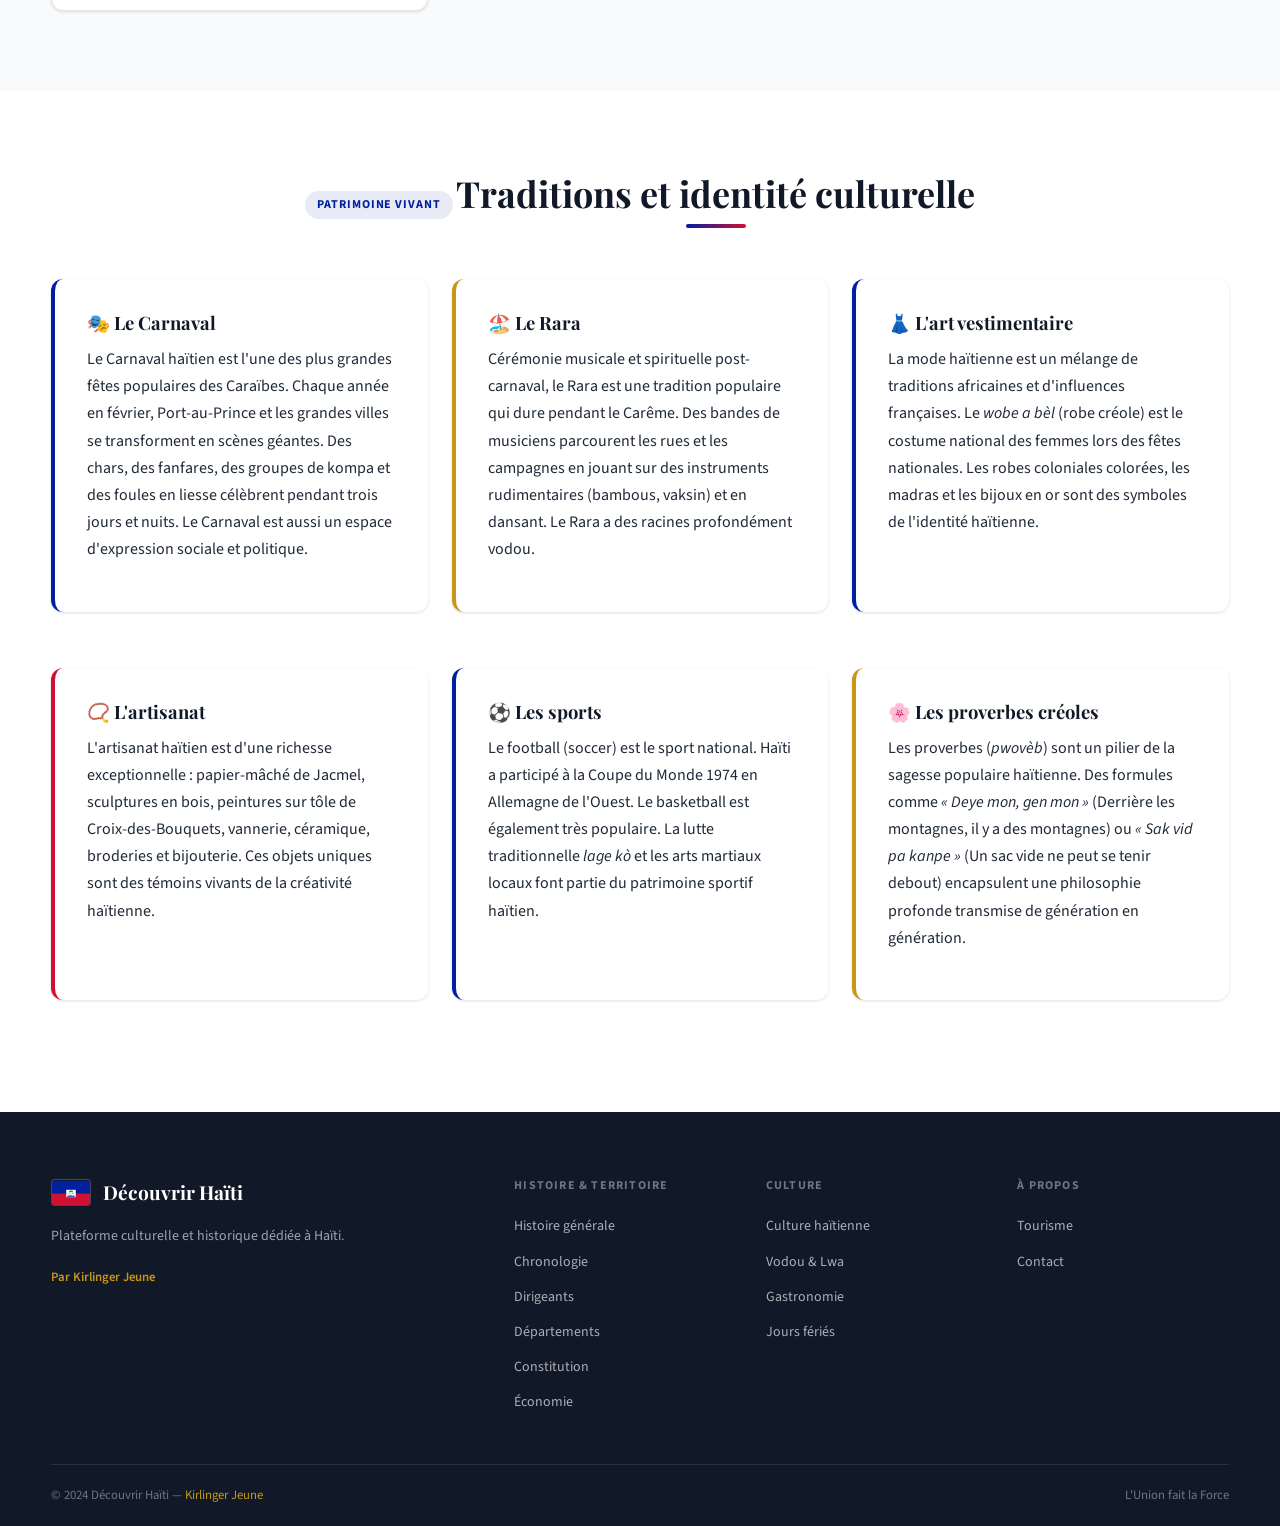
<file: culture.html>
<!DOCTYPE html>
<html lang="fr">
<head>
  <meta charset="UTF-8" />
  <meta name="viewport" content="width=device-width, initial-scale=1.0" />
  <title>Culture haïtienne — Découvrir Haïti</title>
  <meta name="description" content="Langue créole, littérature, musique kompa, peinture naïve — l'identité culturelle haïtienne dans toute sa richesse." />
  <link rel="preconnect" href="https://fonts.googleapis.com" />
  <link rel="preconnect" href="https://fonts.gstatic.com" crossorigin />
  <link href="https://fonts.googleapis.com/css2?family=Playfair+Display:wght@400;600;700&family=Source+Sans+3:wght@300;400;600;700&display=swap" rel="stylesheet" />
  <link rel="stylesheet" href="css/style.css" />
</head>
<body>
  <nav class="navbar" role="navigation" aria-label="Navigation principale">
    <div class="container navbar__inner">
      <a href="index.html" class="navbar__brand">
        <div class="navbar__flag"><img src="assets/flags/haiti-flag.svg" alt="Drapeau haïtien" width="36" height="24" /></div>
        <div class="navbar__logo">Découvrir Haïti<span>Plateforme culturelle &amp; historique</span></div>
      </a>
      <button class="navbar__toggle" aria-expanded="false" aria-controls="main-menu" aria-label="Ouvrir le menu"><span></span><span></span><span></span></button>
      <ul class="navbar__menu" id="main-menu" role="list">
                <li><a href="index.html">Accueil</a></li>
        <li><a href="histoire.html">Histoire</a></li>
        <li><a href="chronologie.html">Chronologie</a></li>
        <li><a href="dirigeants.html">Dirigeants</a></li>
        <li><a href="constitution.html">Constitution</a></li>
        <li><a href="departements.html">Départements</a></li>
        <li><a href="economie.html">Économie</a></li>
        <li><a href="culture.html">Culture</a></li>
        <li><a href="vodou.html">Vodou</a></li>
        <li><a href="gastronomie.html">Gastronomie</a></li>
        <li><a href="tourisme.html">Tourisme</a></li>
        <li><a href="contact.html">Contact</a></li>
      </ul>
    </div>
  </nav>

  <header class="page-header">
    <div class="container">
      <p class="page-header__breadcrumb"><a href="index.html">Accueil</a> › Culture</p>
      <h1>Culture haïtienne</h1>
      <p>Langue, littérature, musique, arts visuels et identité culturelle d'un peuple unique</p>
    </div>
  </header>

  <!-- LANGUE -->
  <section class="section section--alt" aria-labelledby="langue-heading">
    <div class="container">
      <div class="section-header">
        <span class="tag">Identité linguistique</span>
        <h2 id="langue-heading">La langue créole</h2>
      </div>
      <div style="display:grid; gap:1.5rem; grid-template-columns:repeat(auto-fill,minmax(300px,1fr));">
        <div class="info-box">
          <h3>Le créole haïtien (Kreyòl ayisyen)</h3>
          <p>Le créole haïtien est la langue maternelle de la quasi-totalité des Haïtiens. Né de la rencontre des langues africaines (principalement fon et éwé du Dahomey), du français du XVIIe et XVIIIe siècle, et de l'influence taïno, il s'est développé dans les plantations de Saint-Domingue comme langue commune des esclaves.</p>
          <p>Bien qu'à base lexicale française (environ 80 % du vocabulaire), sa phonologie, sa grammaire et sa syntaxe diffèrent profondément du français.</p>
        </div>
        <div class="info-box info-box--gold">
          <h3>Reconnaissance officielle</h3>
          <p>Longtemps considéré comme un « patois », le créole haïtien a été reconnu comme langue officielle d'Haïti par la Constitution de 1987, aux côtés du français. Cette reconnaissance fut une victoire culturelle et politique majeure. Aujourd'hui, le créole est la langue d'enseignement à l'école primaire et est de plus en plus utilisé dans l'administration et les médias.</p>
        </div>
        <div class="info-box info-box--red">
          <h3>Le français en Haïti</h3>
          <p>Le français reste la langue du gouvernement, de l'enseignement secondaire et supérieur, de la justice et de la presse écrite. Il est maîtrisé par une minorité éduquée d'environ 10 à 15 % de la population. Ce fossé linguistique entre créole populaire et français élitaire est l'un des marqueurs des inégalités sociales profondes en Haïti.</p>
        </div>
      </div>
    </div>
  </section>

  <!-- LITTÉRATURE -->
  <section class="section" aria-labelledby="litt-heading">
    <div class="container">
      <div class="section-header">
        <span class="tag">Héritage intellectuel</span>
        <h2 id="litt-heading">La littérature haïtienne</h2>
      </div>
      <div class="info-box" style="margin-bottom:2rem;">
        <h3>Une tradition littéraire bicentenaire</h3>
        <p>Haïti possède l'une des plus riches traditions littéraires des Caraïbes. De la poésie romantique du XIXe siècle au roman moderne engagé, la littérature haïtienne a su conjuguer identité nationale, mémoire de l'esclavage et quête universelle de liberté. Elle s'exprime en français comme en créole.</p>
      </div>
      <div class="cards-grid">
        <div class="card">
          <div class="card__icon">📖</div>
          <div class="card__body">
            <h3>L'indigénisme (années 1920–1940)</h3>
            <p>Mouvement littéraire et intellectuel qui valorisa les traditions africaines, le vodou et le créole contre l'influence étrangère. Jean Price-Mars, avec <em>Ainsi parla l'Oncle</em> (1928), en est le fondateur.</p>
          </div>
        </div>
        <div class="card">
          <div class="card__icon card__icon--red">📚</div>
          <div class="card__body">
            <h3>Jacques Roumain (1907–1944)</h3>
            <p>Auteur de <em>Gouverneurs de la Rosée</em> (1944), chef-d'œuvre de la littérature caribéenne. Ce roman social décrit la vie des paysans haïtiens avec une langue d'une beauté exceptionnelle. Roumain fut aussi fondateur du Parti communiste haïtien.</p>
          </div>
        </div>
        <div class="card">
          <div class="card__icon card__icon--gold">✍️</div>
          <div class="card__body">
            <h3>René Depestre (né en 1926)</h3>
            <p>Poète et romancier haïtien, exilé politique, auteur de <em>Hadriana dans tous mes rêves</em> (Prix Renaudot 1988). Son œuvre explore la mémoire, l'exil et la sensualité caribéenne.</p>
          </div>
        </div>
        <div class="card">
          <div class="card__icon card__icon--purple">🖊️</div>
          <div class="card__body">
            <h3>Édwidge Danticat (née en 1969)</h3>
            <p>Romancière haïtienne-américaine de renommée mondiale, auteure de <em>Breath, Eyes, Memory</em> et <em>Brother, I'm Dying</em>. Elle porte la diaspora haïtienne dans la littérature mondiale.</p>
          </div>
        </div>
        <div class="card">
          <div class="card__icon card__icon--teal">📜</div>
          <div class="card__body">
            <h3>Dany Laferrière (né en 1953)</h3>
            <p>Premier Haïtien membre de l'Académie française (2013). Auteur prolifique, il est connu pour <em>Comment faire l'amour avec un Nègre sans se fatiguer</em>, <em>Tout bouge autour de moi</em> et <em>L'Art presque perdu de ne rien faire</em>.</p>
          </div>
        </div>
        <div class="card">
          <div class="card__icon">🌺</div>
          <div class="card__body">
            <h3>Marie Vieux-Chauvet (1916–1973)</h3>
            <p>Considérée comme la plus grande romancière haïtienne, auteure du scandaleux et visionnaire <em>Amour, Colère et Folie</em> (1968), censuré sous Duvalier. Son œuvre dénonce l'oppression politique et sociale avec une puissance rare.</p>
          </div>
        </div>
      </div>
    </div>
  </section>

  <!-- MUSIQUE -->
  <section class="section section--alt" aria-labelledby="musique-heading">
    <div class="container">
      <div class="section-header">
        <span class="tag">Rythme et âme</span>
        <h2 id="musique-heading">La musique haïtienne</h2>
      </div>
      <div style="display:grid; gap:1.5rem; grid-template-columns:repeat(auto-fill,minmax(280px,1fr));">
        <div class="info-box">
          <h3>🎵 Le Kompa</h3>
          <p>Créé dans les années 1950 par le saxophoniste <strong>Nemours Jean-Baptiste</strong>, le kompa (ou compas direct) est le genre musical national par excellence. Mélange de méringue, jazz et musique africaine, c'est une danse de salon sensuelle et festive jouée par de grands orchestres. Des groupes comme Tropicana, Tabou Combo et Bossa Combo l'ont porté à l'international.</p>
        </div>
        <div class="info-box info-box--gold">
          <h3>🥁 La Méringue</h3>
          <p>Genre musical et danse précédant le kompa, la méringue haïtienne est un style vif et festif né au XIXe siècle. Elle partage des origines communes avec le merengue dominicain tout en ayant développé ses propres caractéristiques rythmiques et mélodiques.</p>
        </div>
        <div class="info-box">
          <h3>🎶 Le Rasin</h3>
          <p>Né dans les années 1990, le mouvement rasin (« racines ») fusionne le vodou traditionnel, les rythmes sacrés et le rock. Des groupes comme <strong>Boukman Eksperyans</strong> et <strong>RAM</strong> revendiquent les racines africaines et vodou de la culture haïtienne à travers une musique engagée et festive.</p>
        </div>
        <div class="info-box info-box--red">
          <h3>🎺 Le Jazz haïtien</h3>
          <p>Haïti possède une riche tradition jazzoïde. Port-au-Prince comptait dans les années 1940–1960 de grands orchestres de jazz comme Jazz des Jeunes. La musique haïtienne a toujours entretenu un dialogue fructueux avec le jazz américain, dont elle partage les racines africaines.</p>
        </div>
        <div class="info-box">
          <h3>🎤 La chanson créole contemporaine</h3>
          <p>Des artistes comme <strong>BélO</strong>, <strong>Wyclef Jean</strong> (fondateur du Fugees), <strong>Emeline Michel</strong> et <strong>Ti Paris</strong> ont su fusionner tradition haïtienne et influences mondiales pour créer une musique créole contemporaine rayonnant bien au-delà des frontières d'Haïti.</p>
        </div>
        <div class="info-box info-box--gold">
          <h3>🎨 Les fanfares et la musique de rue</h3>
          <p>Les fanfares rara, jouées pendant le carême (période post-Carnaval), sont l'expression musicale populaire par excellence. Avec leurs instruments simples (bambous, vaksin, tambours), elles parcourent les rues et les campagnes en processions festives et sacrées.</p>
        </div>
      </div>
    </div>
  </section>

  <!-- ARTS VISUELS -->
  <section class="section" aria-labelledby="arts-heading">
    <div class="container">
      <div class="section-header">
        <span class="tag">Création visuelle</span>
        <h2 id="arts-heading">Les arts visuels</h2>
      </div>
      <div class="info-box" style="margin-bottom:2rem;">
        <h3>La peinture naïve haïtienne : un trésor mondial</h3>
        <p>
          La peinture haïtienne est l'une des expressions artistiques les plus originales et les plus reconnues mondialement.
          Née dans les années 1940 autour du <strong>Centre d'Art</strong> fondé en 1944 à Port-au-Prince par l'Américain DeWitt Peters,
          elle se caractérise par sa vivacité des couleurs, la richesse des scènes de la vie quotidienne, du vodou et de la nature tropicale.
        </p>
      </div>
      <div class="cards-grid">
        <div class="card">
          <div class="card__icon">🎨</div>
          <div class="card__body">
            <h3>Hector Hyppolite (1894–1948)</h3>
            <p>Houngan (prêtre vodou) et peintre autodidacte, Hyppolite est considéré comme le père de la peinture haïtienne. Ses œuvres représentent les Lwa vodou avec une force spirituelle exceptionnelle. Découvert par le poète André Breton, il fit entrer la peinture haïtienne dans la sphère internationale.</p>
          </div>
        </div>
        <div class="card">
          <div class="card__icon card__icon--red">🖌️</div>
          <div class="card__body">
            <h3>Philomé Obin (1892–1986)</h3>
            <p>Grand maître de la peinture naïve haïtienne, Obin est célèbre pour ses représentations minutieuses de la vie sociale et historique d'Haïti. Sa toile représentant les funérailles de Charlemagne Péralte est l'une des œuvres les plus connues de l'art haïtien.</p>
          </div>
        </div>
        <div class="card">
          <div class="card__icon card__icon--gold">🌈</div>
          <div class="card__body">
            <h3>Préfète Duffaut (1923–2012)</h3>
            <p>Ses villes imaginaires suspendues dans les airs, ses scènes de carnaval et ses paysages créole-vodou sont reconnaissables entre tous. Ses œuvres figurent dans les plus grands musées du monde.</p>
          </div>
        </div>
        <div class="card">
          <div class="card__icon card__icon--green">🖼️</div>
          <div class="card__body">
            <h3>L'art de récupération</h3>
            <p>Les artistes haïtiens contemporains créent des sculptures et décorations à partir de bidons d'huile recyclés (découpage en métal) — technique appelée <em>découpages</em>. Originaires de Croix-des-Bouquets, ces œuvres symbolisent la créativité haïtienne face à l'adversité.</p>
          </div>
        </div>
      </div>
    </div>
  </section>

  <!-- TRADITIONS -->
  <section class="section section--alt" aria-labelledby="traditions-heading">
    <div class="container">
      <div class="section-header">
        <span class="tag">Patrimoine vivant</span>
        <h2 id="traditions-heading">Traditions et identité culturelle</h2>
      </div>
      <div style="display:grid; gap:1.5rem; grid-template-columns:repeat(auto-fill,minmax(280px,1fr));">
        <div class="info-box">
          <h3>🎭 Le Carnaval</h3>
          <p>Le Carnaval haïtien est l'une des plus grandes fêtes populaires des Caraïbes. Chaque année en février, Port-au-Prince et les grandes villes se transforment en scènes géantes. Des chars, des fanfares, des groupes de kompa et des foules en liesse célèbrent pendant trois jours et nuits. Le Carnaval est aussi un espace d'expression sociale et politique.</p>
        </div>
        <div class="info-box info-box--gold">
          <h3>🏖️ Le Rara</h3>
          <p>Cérémonie musicale et spirituelle post-carnaval, le Rara est une tradition populaire qui dure pendant le Carême. Des bandes de musiciens parcourent les rues et les campagnes en jouant sur des instruments rudimentaires (bambous, vaksin) et en dansant. Le Rara a des racines profondément vodou.</p>
        </div>
        <div class="info-box">
          <h3>👗 L'art vestimentaire</h3>
          <p>La mode haïtienne est un mélange de traditions africaines et d'influences françaises. Le <em>wobe a bèl</em> (robe créole) est le costume national des femmes lors des fêtes nationales. Les robes coloniales colorées, les madras et les bijoux en or sont des symboles de l'identité haïtienne.</p>
        </div>
        <div class="info-box info-box--red">
          <h3>📿 L'artisanat</h3>
          <p>L'artisanat haïtien est d'une richesse exceptionnelle : papier-mâché de Jacmel, sculptures en bois, peintures sur tôle de Croix-des-Bouquets, vannerie, céramique, broderies et bijouterie. Ces objets uniques sont des témoins vivants de la créativité haïtienne.</p>
        </div>
        <div class="info-box">
          <h3>⚽ Les sports</h3>
          <p>Le football (soccer) est le sport national. Haïti a participé à la Coupe du Monde 1974 en Allemagne de l'Ouest. Le basketball est également très populaire. La lutte traditionnelle <em>lage kò</em> et les arts martiaux locaux font partie du patrimoine sportif haïtien.</p>
        </div>
        <div class="info-box info-box--gold">
          <h3>🌸 Les proverbes créoles</h3>
          <p>Les proverbes (<em>pwovèb</em>) sont un pilier de la sagesse populaire haïtienne. Des formules comme <em>« Deye mon, gen mon »</em> (Derrière les montagnes, il y a des montagnes) ou <em>« Sak vid pa kanpe »</em> (Un sac vide ne peut se tenir debout) encapsulent une philosophie profonde transmise de génération en génération.</p>
        </div>
      </div>
    </div>
  </section>

  <footer class="footer" role="contentinfo">
    <div class="container">
      <div class="footer__grid">
        <div>
          <div class="footer__brand">
            <div class="footer__flag"><img src="assets/flags/haiti-flag.svg" alt="Drapeau haïtien" width="40" height="27" /></div>
            <span class="footer__brand-name">Découvrir Haïti</span>
          </div>
          <p class="footer__desc">Plateforme culturelle et historique dédiée à Haïti.</p>
          <p class="footer__author">Par Kirlinger Jeune</p>
        </div>
                <div>
          <p class="footer__heading">Histoire &amp; Territoire</p>
          <ul class="footer__links">
            <li><a href="histoire.html">Histoire générale</a></li>
            <li><a href="chronologie.html">Chronologie</a></li>
            <li><a href="dirigeants.html">Dirigeants</a></li>
            <li><a href="departements.html">Départements</a></li>
            <li><a href="constitution.html">Constitution</a></li>
            <li><a href="economie.html">Économie</a></li>
          </ul>
        </div>
        <div>
          <p class="footer__heading">Culture</p>
          <ul class="footer__links">
            <li><a href="culture.html">Culture haïtienne</a></li>
            <li><a href="vodou.html">Vodou &amp; Lwa</a></li>
            <li><a href="gastronomie.html">Gastronomie</a></li>
            <li><a href="jours-feries.html">Jours fériés</a></li>
          </ul>
        </div>
        <div>
          <p class="footer__heading">À propos</p>
          <ul class="footer__links">
            <li><a href="tourisme.html">Tourisme</a></li>
            <li><a href="contact.html">Contact</a></li>
          </ul>
        </div>
      </div>
      <div class="footer__bottom">
        <p>&copy; 2024 Découvrir Haïti — <a href="contact.html">Kirlinger Jeune</a></p>
        <p>L'Union fait la Force</p>
      </div>
    </div>
  </footer>
  <button class="back-to-top" aria-label="Retour en haut de page">↑</button>
  <script src="js/script.js"></script>
</body>
</html>
</file>
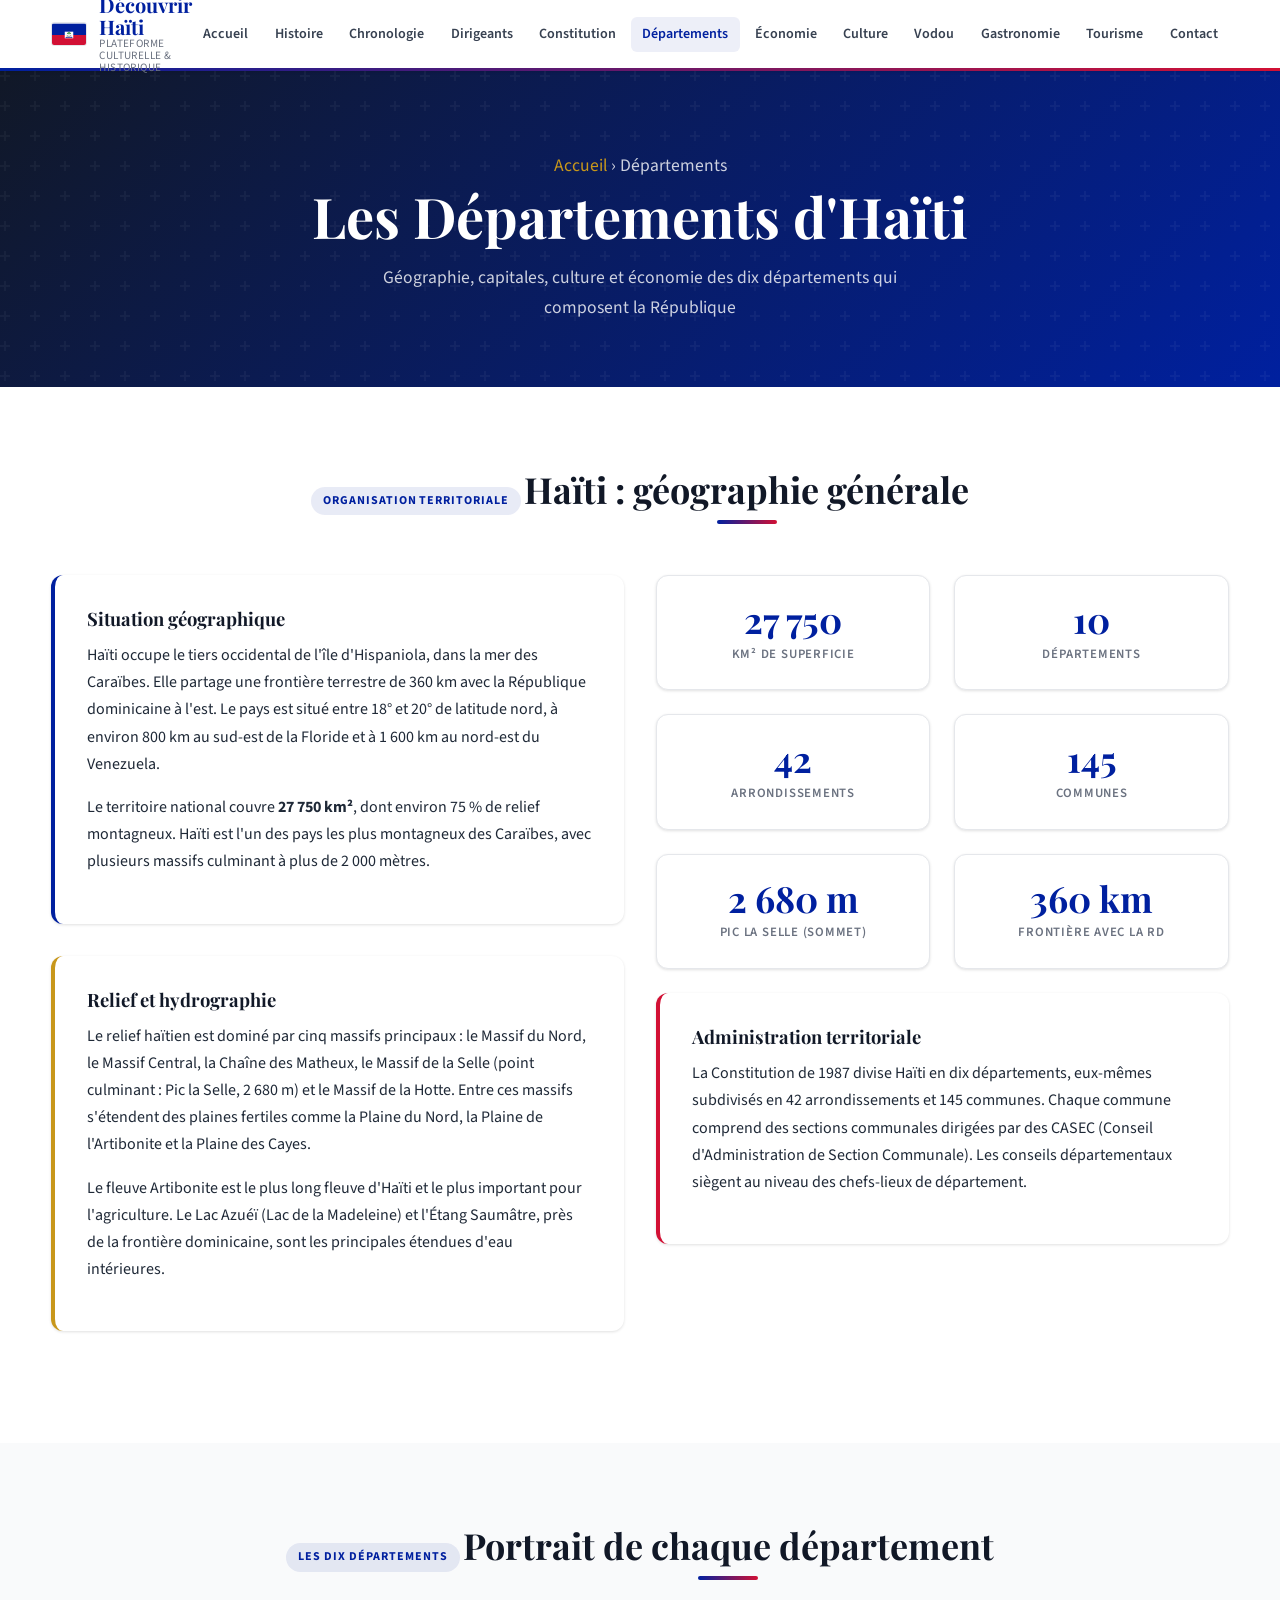
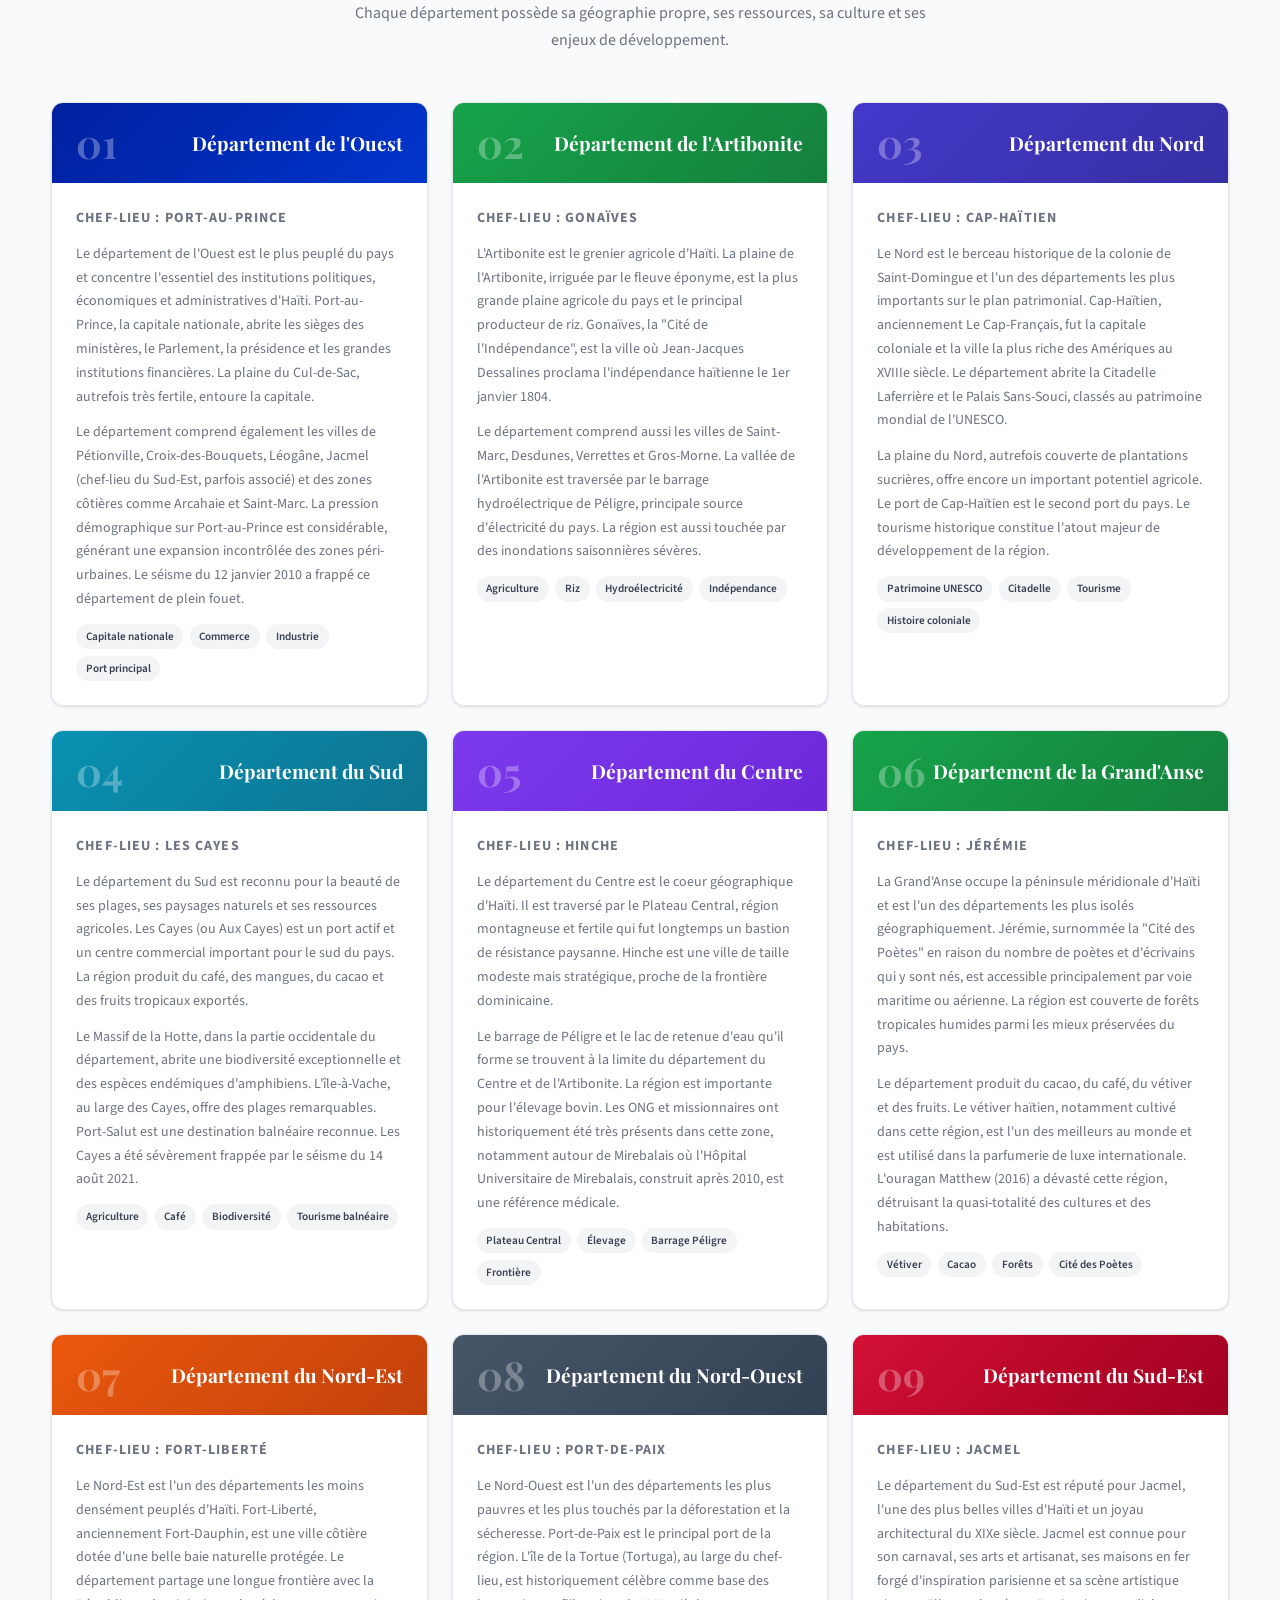
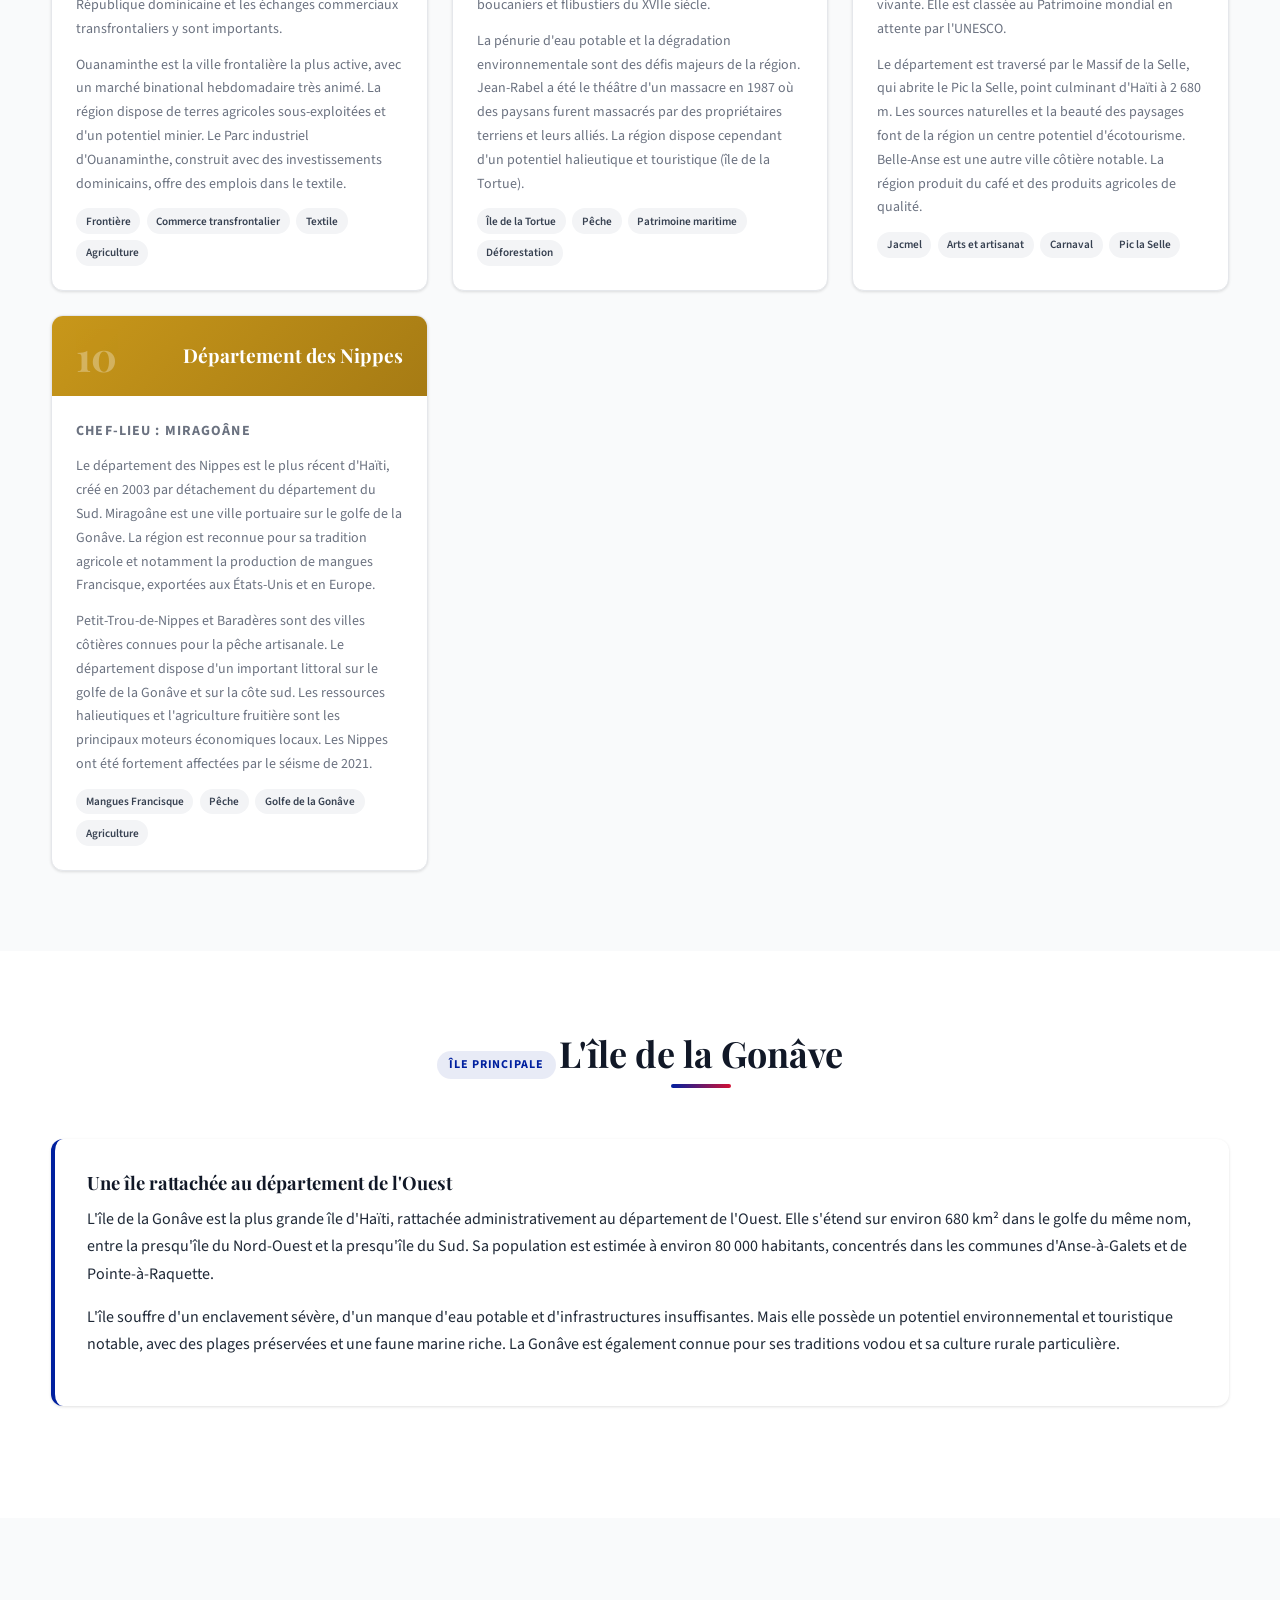
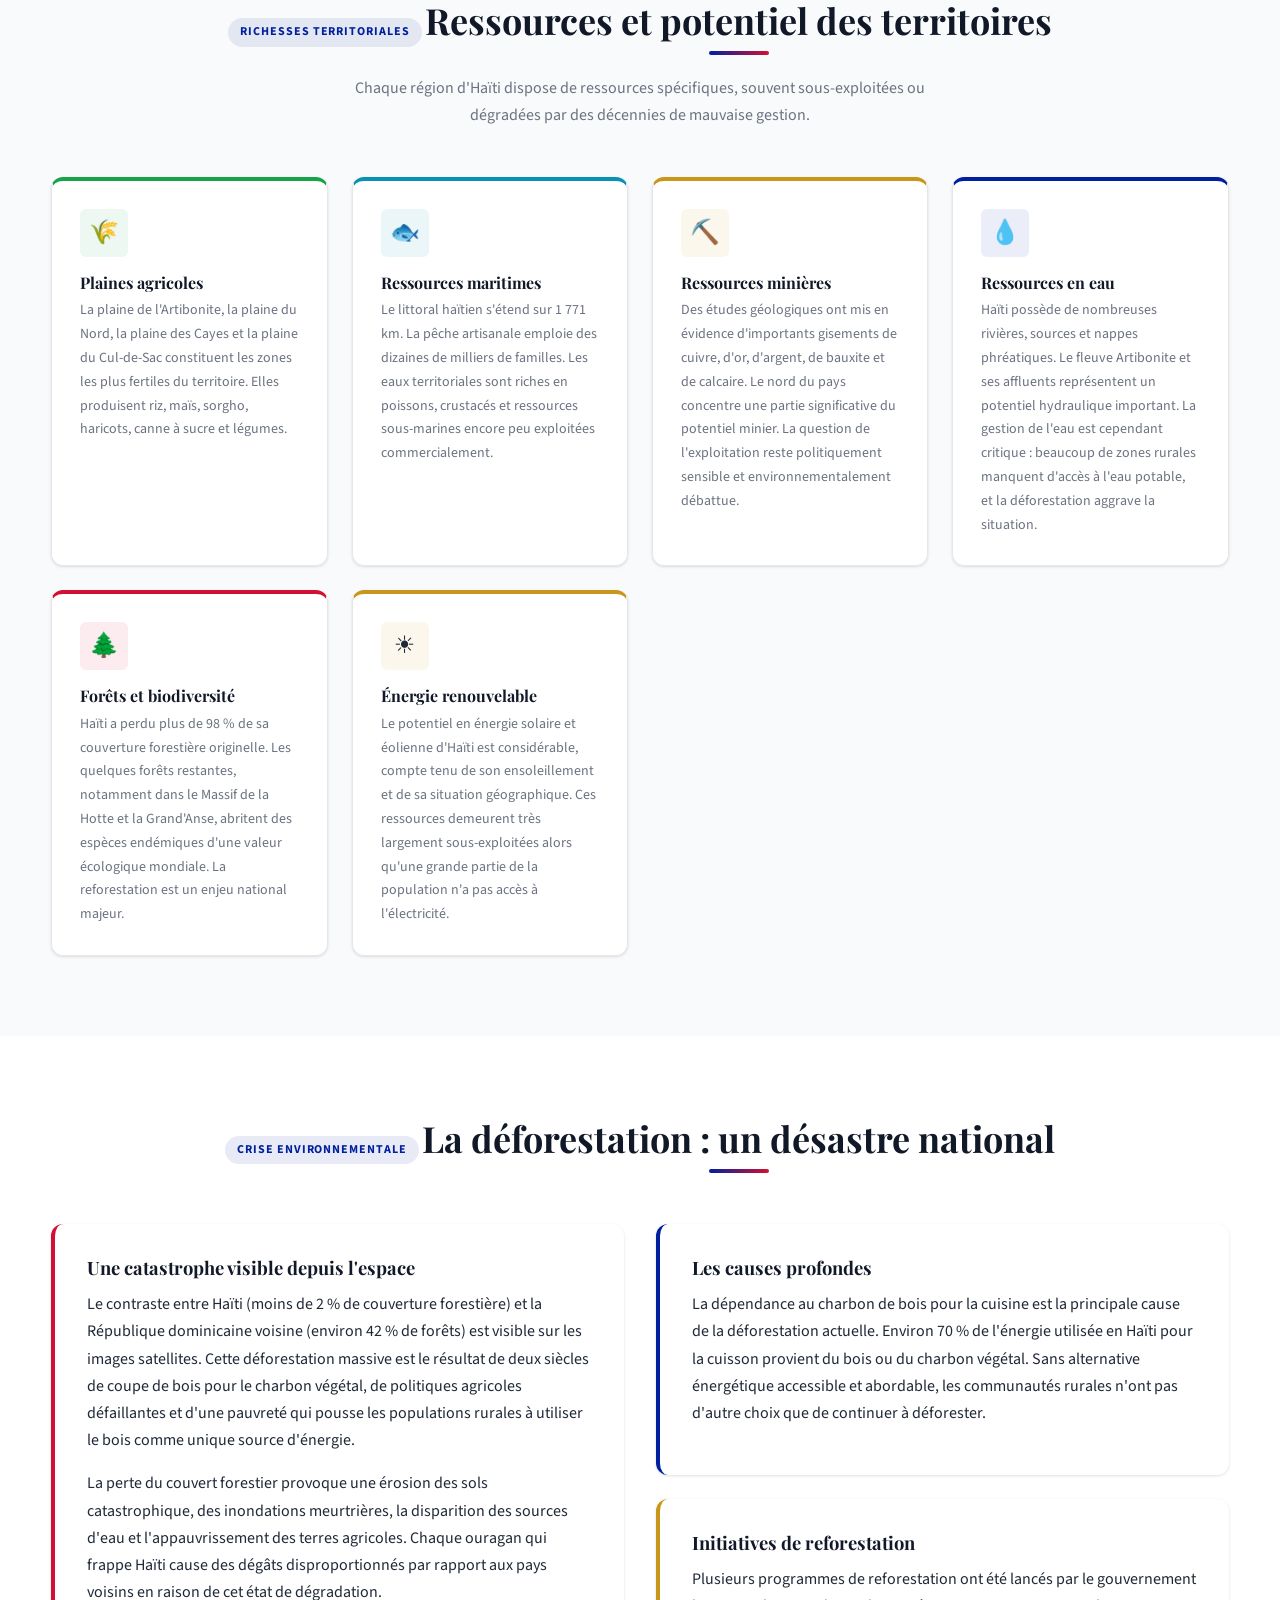
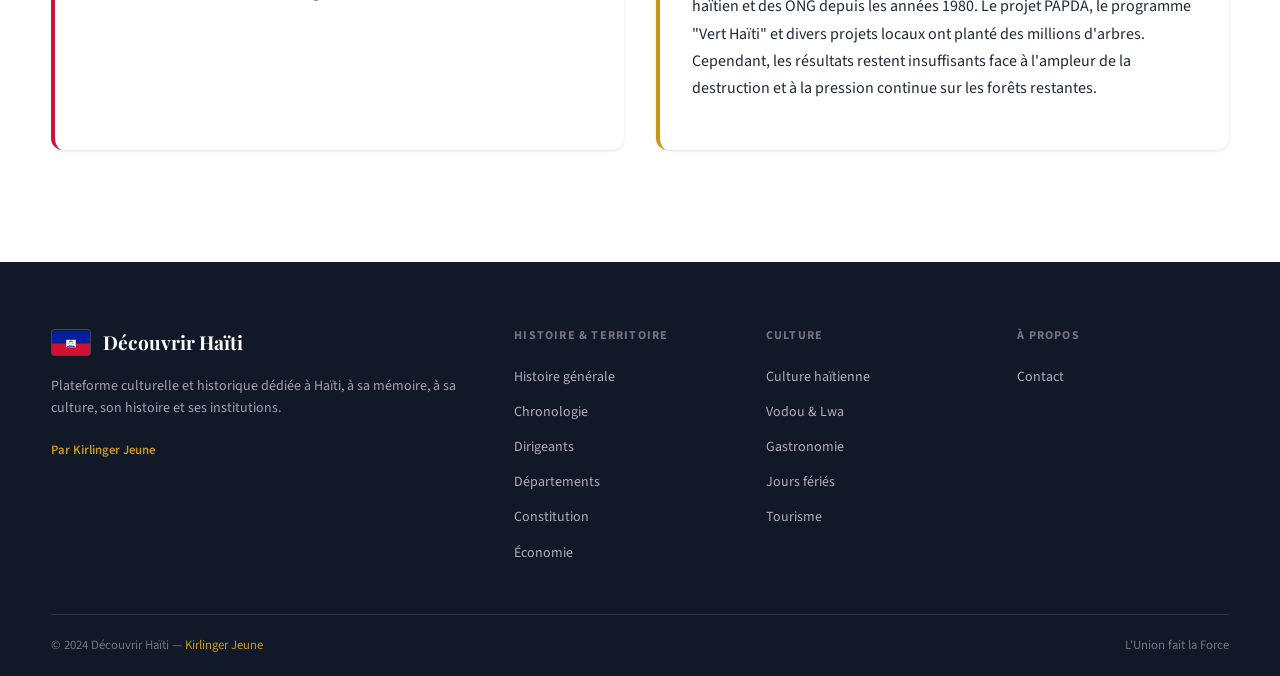
<file: departements.html>
<!DOCTYPE html>
<html lang="fr">
<head>
  <meta charset="UTF-8" />
  <meta name="viewport" content="width=device-width, initial-scale=1.0" />
  <title>Départements d'Haïti — Découvrir Haïti</title>
  <meta name="description" content="Les dix départements d'Haïti : géographie, capitales, économie locale, culture et caractéristiques de chaque région du pays." />
  <link rel="preconnect" href="https://fonts.googleapis.com" />
  <link rel="preconnect" href="https://fonts.gstatic.com" crossorigin />
  <link href="https://fonts.googleapis.com/css2?family=Playfair+Display:wght@400;600;700&family=Source+Sans+3:wght@300;400;600;700&display=swap" rel="stylesheet" />
  <link rel="stylesheet" href="css/style.css" />
</head>
<body>

  <nav class="navbar" role="navigation" aria-label="Navigation principale">
    <div class="container navbar__inner">
      <a href="index.html" class="navbar__brand" aria-label="Accueil Découvrir Haïti">
        <div class="navbar__flag"><img src="assets/flags/haiti-flag.svg" alt="Drapeau haïtien" width="36" height="24" /></div>
        <div class="navbar__logo">Découvrir Haïti<span>Plateforme culturelle &amp; historique</span></div>
      </a>
      <button class="navbar__toggle" aria-expanded="false" aria-controls="main-menu" aria-label="Ouvrir le menu">
        <span></span><span></span><span></span>
      </button>
      <ul class="navbar__menu" id="main-menu" role="list">
        <li><a href="index.html">Accueil</a></li>
        <li><a href="histoire.html">Histoire</a></li>
        <li><a href="chronologie.html">Chronologie</a></li>
        <li><a href="dirigeants.html">Dirigeants</a></li>
        <li><a href="constitution.html">Constitution</a></li>
        <li><a href="departements.html">Départements</a></li>
        <li><a href="economie.html">Économie</a></li>
        <li><a href="culture.html">Culture</a></li>
        <li><a href="vodou.html">Vodou</a></li>
        <li><a href="gastronomie.html">Gastronomie</a></li>
        <li><a href="tourisme.html">Tourisme</a></li>
        <li><a href="contact.html">Contact</a></li>
      </ul>
    </div>
  </nav>

  <header class="page-header">
    <div class="container">
      <p class="page-header__breadcrumb"><a href="index.html">Accueil</a> › Départements</p>
      <h1>Les Départements d'Haïti</h1>
      <p>Géographie, capitales, culture et économie des dix départements qui composent la République</p>
    </div>
  </header>

  <!-- INTRO GEOGRAPHIE -->
  <section class="section section--alt" aria-labelledby="geo-intro-heading">
    <div class="container">
      <div class="section-header">
        <span class="tag">Organisation territoriale</span>
        <h2 id="geo-intro-heading">Haïti : géographie générale</h2>
      </div>
      <div class="two-col" style="align-items:start;">
        <div>
          <div class="info-box">
            <h3>Situation géographique</h3>
            <p>Haïti occupe le tiers occidental de l'île d'Hispaniola, dans la mer des Caraïbes. Elle partage une frontière terrestre de 360 km avec la République dominicaine à l'est. Le pays est situé entre 18° et 20° de latitude nord, à environ 800 km au sud-est de la Floride et à 1 600 km au nord-est du Venezuela.</p>
            <p>Le territoire national couvre <strong>27 750 km²</strong>, dont environ 75 % de relief montagneux. Haïti est l'un des pays les plus montagneux des Caraïbes, avec plusieurs massifs culminant à plus de 2 000 mètres.</p>
          </div>
          <div class="info-box info-box--gold" style="margin-top:1.5rem;">
            <h3>Relief et hydrographie</h3>
            <p>Le relief haïtien est dominé par cinq massifs principaux : le Massif du Nord, le Massif Central, la Chaîne des Matheux, le Massif de la Selle (point culminant : Pic la Selle, 2 680 m) et le Massif de la Hotte. Entre ces massifs s'étendent des plaines fertiles comme la Plaine du Nord, la Plaine de l'Artibonite et la Plaine des Cayes.</p>
            <p>Le fleuve Artibonite est le plus long fleuve d'Haïti et le plus important pour l'agriculture. Le Lac Azuéï (Lac de la Madeleine) et l'Étang Saumâtre, près de la frontière dominicaine, sont les principales étendues d'eau intérieures.</p>
          </div>
        </div>
        <div>
          <div class="stats-grid" style="grid-template-columns:repeat(2,1fr); margin-bottom:1.5rem;">
            <div class="stat-card">
              <div class="stat-card__value">27 750</div>
              <div class="stat-card__label">km² de superficie</div>
            </div>
            <div class="stat-card">
              <div class="stat-card__value">10</div>
              <div class="stat-card__label">Départements</div>
            </div>
            <div class="stat-card">
              <div class="stat-card__value">42</div>
              <div class="stat-card__label">Arrondissements</div>
            </div>
            <div class="stat-card">
              <div class="stat-card__value">145</div>
              <div class="stat-card__label">Communes</div>
            </div>
            <div class="stat-card">
              <div class="stat-card__value">2 680 m</div>
              <div class="stat-card__label">Pic la Selle (sommet)</div>
            </div>
            <div class="stat-card">
              <div class="stat-card__value">360 km</div>
              <div class="stat-card__label">Frontière avec la RD</div>
            </div>
          </div>
          <div class="info-box info-box--red">
            <h3>Administration territoriale</h3>
            <p>La Constitution de 1987 divise Haïti en dix départements, eux-mêmes subdivisés en 42 arrondissements et 145 communes. Chaque commune comprend des sections communales dirigées par des CASEC (Conseil d'Administration de Section Communale). Les conseils départementaux siègent au niveau des chefs-lieux de département.</p>
          </div>
        </div>
      </div>
    </div>
  </section>

  <!-- LES 10 DEPARTEMENTS -->
  <section class="section" aria-labelledby="depts-heading">
    <div class="container">
      <div class="section-header">
        <span class="tag">Les dix départements</span>
        <h2 id="depts-heading">Portrait de chaque département</h2>
        <p>Chaque département possède sa géographie propre, ses ressources, sa culture et ses enjeux de développement.</p>
      </div>

      <div class="cards-grid" style="grid-template-columns:repeat(auto-fill,minmax(320px,1fr));">

        <!-- 1. OUEST -->
        <article class="dept-card">
          <div class="dept-card__header">
            <span class="dept-card__num">01</span>
            <span class="dept-card__name">Département de l'Ouest</span>
          </div>
          <div class="dept-card__body">
            <p class="dept-card__capital">Chef-lieu : Port-au-Prince</p>
            <p>Le département de l'Ouest est le plus peuplé du pays et concentre l'essentiel des institutions politiques, économiques et administratives d'Haïti. Port-au-Prince, la capitale nationale, abrite les sièges des ministères, le Parlement, la présidence et les grandes institutions financières. La plaine du Cul-de-Sac, autrefois très fertile, entoure la capitale.</p>
            <p>Le département comprend également les villes de Pétionville, Croix-des-Bouquets, Léogâne, Jacmel (chef-lieu du Sud-Est, parfois associé) et des zones côtières comme Arcahaie et Saint-Marc. La pression démographique sur Port-au-Prince est considérable, générant une expansion incontrôlée des zones péri-urbaines. Le séisme du 12 janvier 2010 a frappé ce département de plein fouet.</p>
            <div class="dept-card__tags">
              <span class="dept-tag">Capitale nationale</span>
              <span class="dept-tag">Commerce</span>
              <span class="dept-tag">Industrie</span>
              <span class="dept-tag">Port principal</span>
            </div>
          </div>
        </article>

        <!-- 2. ARTIBONITE -->
        <article class="dept-card">
          <div class="dept-card__header dept-card__header--green">
            <span class="dept-card__num">02</span>
            <span class="dept-card__name">Département de l'Artibonite</span>
          </div>
          <div class="dept-card__body">
            <p class="dept-card__capital">Chef-lieu : Gonaïves</p>
            <p>L'Artibonite est le grenier agricole d'Haïti. La plaine de l'Artibonite, irriguée par le fleuve éponyme, est la plus grande plaine agricole du pays et le principal producteur de riz. Gonaïves, la "Cité de l'Indépendance", est la ville où Jean-Jacques Dessalines proclama l'indépendance haïtienne le 1er janvier 1804.</p>
            <p>Le département comprend aussi les villes de Saint-Marc, Desdunes, Verrettes et Gros-Morne. La vallée de l'Artibonite est traversée par le barrage hydroélectrique de Péligre, principale source d'électricité du pays. La région est aussi touchée par des inondations saisonnières sévères.</p>
            <div class="dept-card__tags">
              <span class="dept-tag">Agriculture</span>
              <span class="dept-tag">Riz</span>
              <span class="dept-tag">Hydroélectricité</span>
              <span class="dept-tag">Indépendance</span>
            </div>
          </div>
        </article>

        <!-- 3. NORD -->
        <article class="dept-card">
          <div class="dept-card__header dept-card__header--indigo">
            <span class="dept-card__num">03</span>
            <span class="dept-card__name">Département du Nord</span>
          </div>
          <div class="dept-card__body">
            <p class="dept-card__capital">Chef-lieu : Cap-Haïtien</p>
            <p>Le Nord est le berceau historique de la colonie de Saint-Domingue et l'un des départements les plus importants sur le plan patrimonial. Cap-Haïtien, anciennement Le Cap-Français, fut la capitale coloniale et la ville la plus riche des Amériques au XVIIIe siècle. Le département abrite la Citadelle Laferrière et le Palais Sans-Souci, classés au patrimoine mondial de l'UNESCO.</p>
            <p>La plaine du Nord, autrefois couverte de plantations sucrières, offre encore un important potentiel agricole. Le port de Cap-Haïtien est le second port du pays. Le tourisme historique constitue l'atout majeur de développement de la région.</p>
            <div class="dept-card__tags">
              <span class="dept-tag">Patrimoine UNESCO</span>
              <span class="dept-tag">Citadelle</span>
              <span class="dept-tag">Tourisme</span>
              <span class="dept-tag">Histoire coloniale</span>
            </div>
          </div>
        </article>

        <!-- 4. SUD -->
        <article class="dept-card">
          <div class="dept-card__header dept-card__header--teal">
            <span class="dept-card__num">04</span>
            <span class="dept-card__name">Département du Sud</span>
          </div>
          <div class="dept-card__body">
            <p class="dept-card__capital">Chef-lieu : Les Cayes</p>
            <p>Le département du Sud est reconnu pour la beauté de ses plages, ses paysages naturels et ses ressources agricoles. Les Cayes (ou Aux Cayes) est un port actif et un centre commercial important pour le sud du pays. La région produit du café, des mangues, du cacao et des fruits tropicaux exportés.</p>
            <p>Le Massif de la Hotte, dans la partie occidentale du département, abrite une biodiversité exceptionnelle et des espèces endémiques d'amphibiens. L'île-à-Vache, au large des Cayes, offre des plages remarquables. Port-Salut est une destination balnéaire reconnue. Les Cayes a été sévèrement frappée par le séisme du 14 août 2021.</p>
            <div class="dept-card__tags">
              <span class="dept-tag">Agriculture</span>
              <span class="dept-tag">Café</span>
              <span class="dept-tag">Biodiversité</span>
              <span class="dept-tag">Tourisme balnéaire</span>
            </div>
          </div>
        </article>

        <!-- 5. CENTRE -->
        <article class="dept-card">
          <div class="dept-card__header dept-card__header--purple">
            <span class="dept-card__num">05</span>
            <span class="dept-card__name">Département du Centre</span>
          </div>
          <div class="dept-card__body">
            <p class="dept-card__capital">Chef-lieu : Hinche</p>
            <p>Le département du Centre est le coeur géographique d'Haïti. Il est traversé par le Plateau Central, région montagneuse et fertile qui fut longtemps un bastion de résistance paysanne. Hinche est une ville de taille modeste mais stratégique, proche de la frontière dominicaine.</p>
            <p>Le barrage de Péligre et le lac de retenue d'eau qu'il forme se trouvent à la limite du département du Centre et de l'Artibonite. La région est importante pour l'élevage bovin. Les ONG et missionnaires ont historiquement été très présents dans cette zone, notamment autour de Mirebalais où l'Hôpital Universitaire de Mirebalais, construit après 2010, est une référence médicale.</p>
            <div class="dept-card__tags">
              <span class="dept-tag">Plateau Central</span>
              <span class="dept-tag">Élevage</span>
              <span class="dept-tag">Barrage Péligre</span>
              <span class="dept-tag">Frontière</span>
            </div>
          </div>
        </article>

        <!-- 6. GRAND'ANSE -->
        <article class="dept-card">
          <div class="dept-card__header dept-card__header--green">
            <span class="dept-card__num">06</span>
            <span class="dept-card__name">Département de la Grand'Anse</span>
          </div>
          <div class="dept-card__body">
            <p class="dept-card__capital">Chef-lieu : Jérémie</p>
            <p>La Grand'Anse occupe la péninsule méridionale d'Haïti et est l'un des départements les plus isolés géographiquement. Jérémie, surnommée la "Cité des Poètes" en raison du nombre de poètes et d'écrivains qui y sont nés, est accessible principalement par voie maritime ou aérienne. La région est couverte de forêts tropicales humides parmi les mieux préservées du pays.</p>
            <p>Le département produit du cacao, du café, du vétiver et des fruits. Le vétiver haïtien, notamment cultivé dans cette région, est l'un des meilleurs au monde et est utilisé dans la parfumerie de luxe internationale. L'ouragan Matthew (2016) a dévasté cette région, détruisant la quasi-totalité des cultures et des habitations.</p>
            <div class="dept-card__tags">
              <span class="dept-tag">Vétiver</span>
              <span class="dept-tag">Cacao</span>
              <span class="dept-tag">Forêts</span>
              <span class="dept-tag">Cité des Poètes</span>
            </div>
          </div>
        </article>

        <!-- 7. NORD-EST -->
        <article class="dept-card">
          <div class="dept-card__header dept-card__header--orange">
            <span class="dept-card__num">07</span>
            <span class="dept-card__name">Département du Nord-Est</span>
          </div>
          <div class="dept-card__body">
            <p class="dept-card__capital">Chef-lieu : Fort-Liberté</p>
            <p>Le Nord-Est est l'un des départements les moins densément peuplés d'Haïti. Fort-Liberté, anciennement Fort-Dauphin, est une ville côtière dotée d'une belle baie naturelle protégée. Le département partage une longue frontière avec la République dominicaine et les échanges commerciaux transfrontaliers y sont importants.</p>
            <p>Ouanaminthe est la ville frontalière la plus active, avec un marché binational hebdomadaire très animé. La région dispose de terres agricoles sous-exploitées et d'un potentiel minier. Le Parc industriel d'Ouanaminthe, construit avec des investissements dominicains, offre des emplois dans le textile.</p>
            <div class="dept-card__tags">
              <span class="dept-tag">Frontière</span>
              <span class="dept-tag">Commerce transfrontalier</span>
              <span class="dept-tag">Textile</span>
              <span class="dept-tag">Agriculture</span>
            </div>
          </div>
        </article>

        <!-- 8. NORD-OUEST -->
        <article class="dept-card">
          <div class="dept-card__header dept-card__header--slate">
            <span class="dept-card__num">08</span>
            <span class="dept-card__name">Département du Nord-Ouest</span>
          </div>
          <div class="dept-card__body">
            <p class="dept-card__capital">Chef-lieu : Port-de-Paix</p>
            <p>Le Nord-Ouest est l'un des départements les plus pauvres et les plus touchés par la déforestation et la sécheresse. Port-de-Paix est le principal port de la région. L'île de la Tortue (Tortuga), au large du chef-lieu, est historiquement célèbre comme base des boucaniers et flibustiers du XVIIe siècle.</p>
            <p>La pénurie d'eau potable et la dégradation environnementale sont des défis majeurs de la région. Jean-Rabel a été le théâtre d'un massacre en 1987 où des paysans furent massacrés par des propriétaires terriens et leurs alliés. La région dispose cependant d'un potentiel halieutique et touristique (île de la Tortue).</p>
            <div class="dept-card__tags">
              <span class="dept-tag">Île de la Tortue</span>
              <span class="dept-tag">Pêche</span>
              <span class="dept-tag">Patrimoine maritime</span>
              <span class="dept-tag">Déforestation</span>
            </div>
          </div>
        </article>

        <!-- 9. SUD-EST -->
        <article class="dept-card">
          <div class="dept-card__header dept-card__header--red">
            <span class="dept-card__num">09</span>
            <span class="dept-card__name">Département du Sud-Est</span>
          </div>
          <div class="dept-card__body">
            <p class="dept-card__capital">Chef-lieu : Jacmel</p>
            <p>Le département du Sud-Est est réputé pour Jacmel, l'une des plus belles villes d'Haïti et un joyau architectural du XIXe siècle. Jacmel est connue pour son carnaval, ses arts et artisanat, ses maisons en fer forgé d'inspiration parisienne et sa scène artistique vivante. Elle est classée au Patrimoine mondial en attente par l'UNESCO.</p>
            <p>Le département est traversé par le Massif de la Selle, qui abrite le Pic la Selle, point culminant d'Haïti à 2 680 m. Les sources naturelles et la beauté des paysages font de la région un centre potentiel d'écotourisme. Belle-Anse est une autre ville côtière notable. La région produit du café et des produits agricoles de qualité.</p>
            <div class="dept-card__tags">
              <span class="dept-tag">Jacmel</span>
              <span class="dept-tag">Arts et artisanat</span>
              <span class="dept-tag">Carnaval</span>
              <span class="dept-tag">Pic la Selle</span>
            </div>
          </div>
        </article>

        <!-- 10. NIPPES -->
        <article class="dept-card">
          <div class="dept-card__header dept-card__header--gold">
            <span class="dept-card__num">10</span>
            <span class="dept-card__name">Département des Nippes</span>
          </div>
          <div class="dept-card__body">
            <p class="dept-card__capital">Chef-lieu : Miragoâne</p>
            <p>Le département des Nippes est le plus récent d'Haïti, créé en 2003 par détachement du département du Sud. Miragoâne est une ville portuaire sur le golfe de la Gonâve. La région est reconnue pour sa tradition agricole et notamment la production de mangues Francisque, exportées aux États-Unis et en Europe.</p>
            <p>Petit-Trou-de-Nippes et Baradères sont des villes côtières connues pour la pêche artisanale. Le département dispose d'un important littoral sur le golfe de la Gonâve et sur la côte sud. Les ressources halieutiques et l'agriculture fruitière sont les principaux moteurs économiques locaux. Les Nippes ont été fortement affectées par le séisme de 2021.</p>
            <div class="dept-card__tags">
              <span class="dept-tag">Mangues Francisque</span>
              <span class="dept-tag">Pêche</span>
              <span class="dept-tag">Golfe de la Gonâve</span>
              <span class="dept-tag">Agriculture</span>
            </div>
          </div>
        </article>

      </div>
    </div>
  </section>

  <!-- ILE DE LA GONAVE -->
  <section class="section section--alt" aria-labelledby="gonave-heading">
    <div class="container">
      <div class="section-header">
        <span class="tag">Île principale</span>
        <h2 id="gonave-heading">L'île de la Gonâve</h2>
      </div>
      <div class="info-box">
        <h3>Une île rattachée au département de l'Ouest</h3>
        <p>L'île de la Gonâve est la plus grande île d'Haïti, rattachée administrativement au département de l'Ouest. Elle s'étend sur environ 680 km² dans le golfe du même nom, entre la presqu'île du Nord-Ouest et la presqu'île du Sud. Sa population est estimée à environ 80 000 habitants, concentrés dans les communes d'Anse-à-Galets et de Pointe-à-Raquette.</p>
        <p>L'île souffre d'un enclavement sévère, d'un manque d'eau potable et d'infrastructures insuffisantes. Mais elle possède un potentiel environnemental et touristique notable, avec des plages préservées et une faune marine riche. La Gonâve est également connue pour ses traditions vodou et sa culture rurale particulière.</p>
      </div>
    </div>
  </section>

  <!-- RESSOURCES GEOGRAPHIQUES -->
  <section class="section" aria-labelledby="geo-ressources-heading">
    <div class="container">
      <div class="section-header">
        <span class="tag">Richesses territoriales</span>
        <h2 id="geo-ressources-heading">Ressources et potentiel des territoires</h2>
        <p>Chaque région d'Haïti dispose de ressources spécifiques, souvent sous-exploitées ou dégradées par des décennies de mauvaise gestion.</p>
      </div>
      <div class="resource-grid">
        <div class="resource-card resource-card--green">
          <div class="resource-card__icon">🌾</div>
          <h3>Plaines agricoles</h3>
          <p>La plaine de l'Artibonite, la plaine du Nord, la plaine des Cayes et la plaine du Cul-de-Sac constituent les zones les plus fertiles du territoire. Elles produisent riz, maïs, sorgho, haricots, canne à sucre et légumes.</p>
        </div>
        <div class="resource-card resource-card--teal">
          <div class="resource-card__icon">🐟</div>
          <h3>Ressources maritimes</h3>
          <p>Le littoral haïtien s'étend sur 1 771 km. La pêche artisanale emploie des dizaines de milliers de familles. Les eaux territoriales sont riches en poissons, crustacés et ressources sous-marines encore peu exploitées commercialement.</p>
        </div>
        <div class="resource-card resource-card--gold">
          <div class="resource-card__icon">⛏️</div>
          <h3>Ressources minières</h3>
          <p>Des études géologiques ont mis en évidence d'importants gisements de cuivre, d'or, d'argent, de bauxite et de calcaire. Le nord du pays concentre une partie significative du potentiel minier. La question de l'exploitation reste politiquement sensible et environnementalement débattue.</p>
        </div>
        <div class="resource-card">
          <div class="resource-card__icon">💧</div>
          <h3>Ressources en eau</h3>
          <p>Haïti possède de nombreuses rivières, sources et nappes phréatiques. Le fleuve Artibonite et ses affluents représentent un potentiel hydraulique important. La gestion de l'eau est cependant critique : beaucoup de zones rurales manquent d'accès à l'eau potable, et la déforestation aggrave la situation.</p>
        </div>
        <div class="resource-card resource-card--red">
          <div class="resource-card__icon">🌲</div>
          <h3>Forêts et biodiversité</h3>
          <p>Haïti a perdu plus de 98 % de sa couverture forestière originelle. Les quelques forêts restantes, notamment dans le Massif de la Hotte et la Grand'Anse, abritent des espèces endémiques d'une valeur écologique mondiale. La reforestation est un enjeu national majeur.</p>
        </div>
        <div class="resource-card resource-card--gold">
          <div class="resource-card__icon">☀️</div>
          <h3>Énergie renouvelable</h3>
          <p>Le potentiel en énergie solaire et éolienne d'Haïti est considérable, compte tenu de son ensoleillement et de sa situation géographique. Ces ressources demeurent très largement sous-exploitées alors qu'une grande partie de la population n'a pas accès à l'électricité.</p>
        </div>
      </div>
    </div>
  </section>

  <!-- DEFORESTATION -->
  <section class="section section--alt" aria-labelledby="deforest-heading">
    <div class="container">
      <div class="section-header">
        <span class="tag">Crise environnementale</span>
        <h2 id="deforest-heading">La déforestation : un désastre national</h2>
      </div>
      <div class="two-col">
        <div class="info-box info-box--red">
          <h3>Une catastrophe visible depuis l'espace</h3>
          <p>Le contraste entre Haïti (moins de 2 % de couverture forestière) et la République dominicaine voisine (environ 42 % de forêts) est visible sur les images satellites. Cette déforestation massive est le résultat de deux siècles de coupe de bois pour le charbon végétal, de politiques agricoles défaillantes et d'une pauvreté qui pousse les populations rurales à utiliser le bois comme unique source d'énergie.</p>
          <p>La perte du couvert forestier provoque une érosion des sols catastrophique, des inondations meurtrières, la disparition des sources d'eau et l'appauvrissement des terres agricoles. Chaque ouragan qui frappe Haïti cause des dégâts disproportionnés par rapport aux pays voisins en raison de cet état de dégradation.</p>
        </div>
        <div>
          <div class="info-box" style="margin-bottom:1.5rem;">
            <h3>Les causes profondes</h3>
            <p>La dépendance au charbon de bois pour la cuisine est la principale cause de la déforestation actuelle. Environ 70 % de l'énergie utilisée en Haïti pour la cuisson provient du bois ou du charbon végétal. Sans alternative énergétique accessible et abordable, les communautés rurales n'ont pas d'autre choix que de continuer à déforester.</p>
          </div>
          <div class="info-box info-box--gold">
            <h3>Initiatives de reforestation</h3>
            <p>Plusieurs programmes de reforestation ont été lancés par le gouvernement haïtien et des ONG depuis les années 1980. Le projet PAPDA, le programme "Vert Haïti" et divers projets locaux ont planté des millions d'arbres. Cependant, les résultats restent insuffisants face à l'ampleur de la destruction et à la pression continue sur les forêts restantes.</p>
          </div>
        </div>
      </div>
    </div>
  </section>

  <footer class="footer" role="contentinfo">
    <div class="container">
      <div class="footer__grid">
        <div>
          <div class="footer__brand">
            <div class="footer__flag"><img src="assets/flags/haiti-flag.svg" alt="Drapeau haïtien" width="40" height="27" /></div>
            <span class="footer__brand-name">Découvrir Haïti</span>
          </div>
          <p class="footer__desc">Plateforme culturelle et historique dédiée à Haïti, à sa mémoire, à sa culture, son histoire et ses institutions.</p>
          <p class="footer__author">Par Kirlinger Jeune</p>
        </div>
        <div>
          <p class="footer__heading">Histoire &amp; Territoire</p>
          <ul class="footer__links">
            <li><a href="histoire.html">Histoire générale</a></li>
            <li><a href="chronologie.html">Chronologie</a></li>
            <li><a href="dirigeants.html">Dirigeants</a></li>
            <li><a href="departements.html">Départements</a></li>
            <li><a href="constitution.html">Constitution</a></li>
            <li><a href="economie.html">Économie</a></li>
          </ul>
        </div>
        <div>
          <p class="footer__heading">Culture</p>
          <ul class="footer__links">
            <li><a href="culture.html">Culture haïtienne</a></li>
            <li><a href="vodou.html">Vodou &amp; Lwa</a></li>
            <li><a href="gastronomie.html">Gastronomie</a></li>
            <li><a href="jours-feries.html">Jours fériés</a></li>
            <li><a href="tourisme.html">Tourisme</a></li>
          </ul>
        </div>
        <div>
          <p class="footer__heading">À propos</p>
          <ul class="footer__links">
            <li><a href="contact.html">Contact</a></li>
          </ul>
        </div>
      </div>
      <div class="footer__bottom">
        <p>&copy; 2024 Découvrir Haïti — <a href="contact.html">Kirlinger Jeune</a></p>
        <p>L'Union fait la Force</p>
      </div>
    </div>
  </footer>

  <button class="back-to-top" aria-label="Retour en haut de page">↑</button>
  <script src="js/script.js"></script>
</body>
</html>
</file>
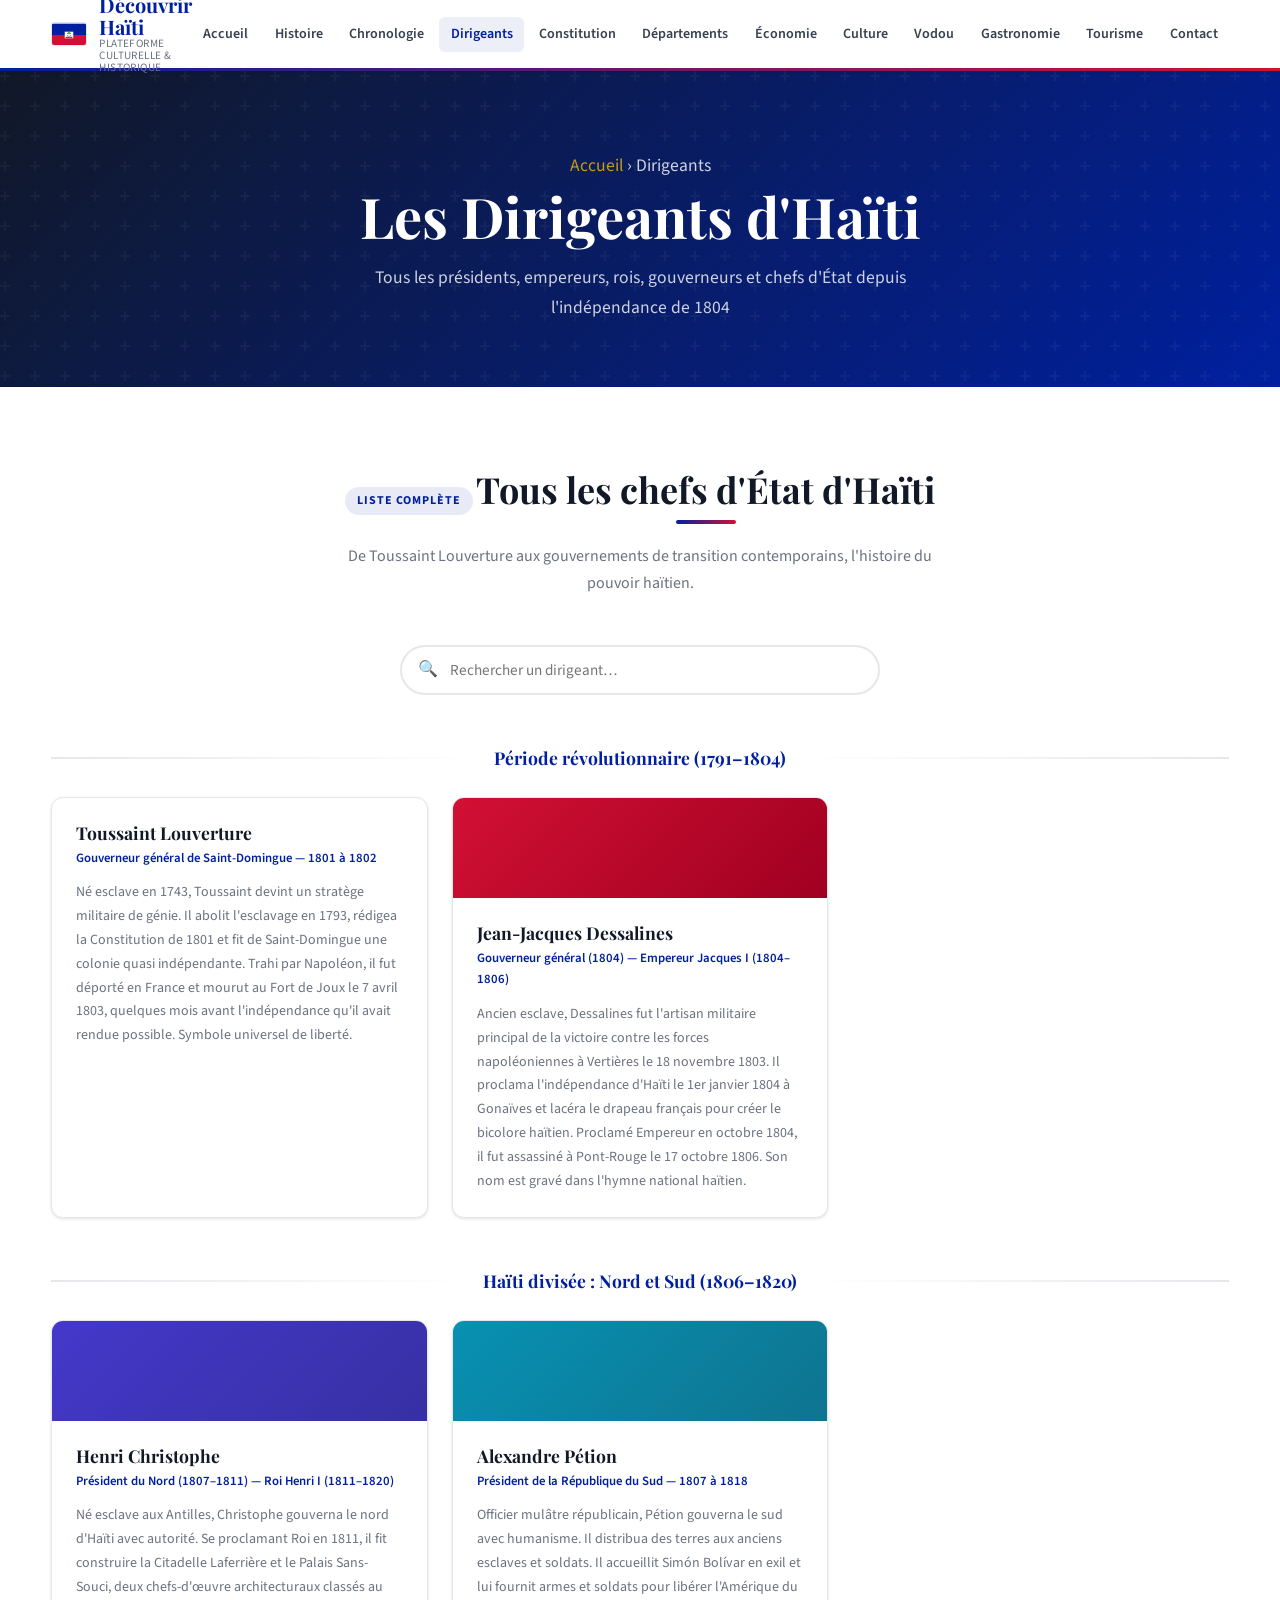
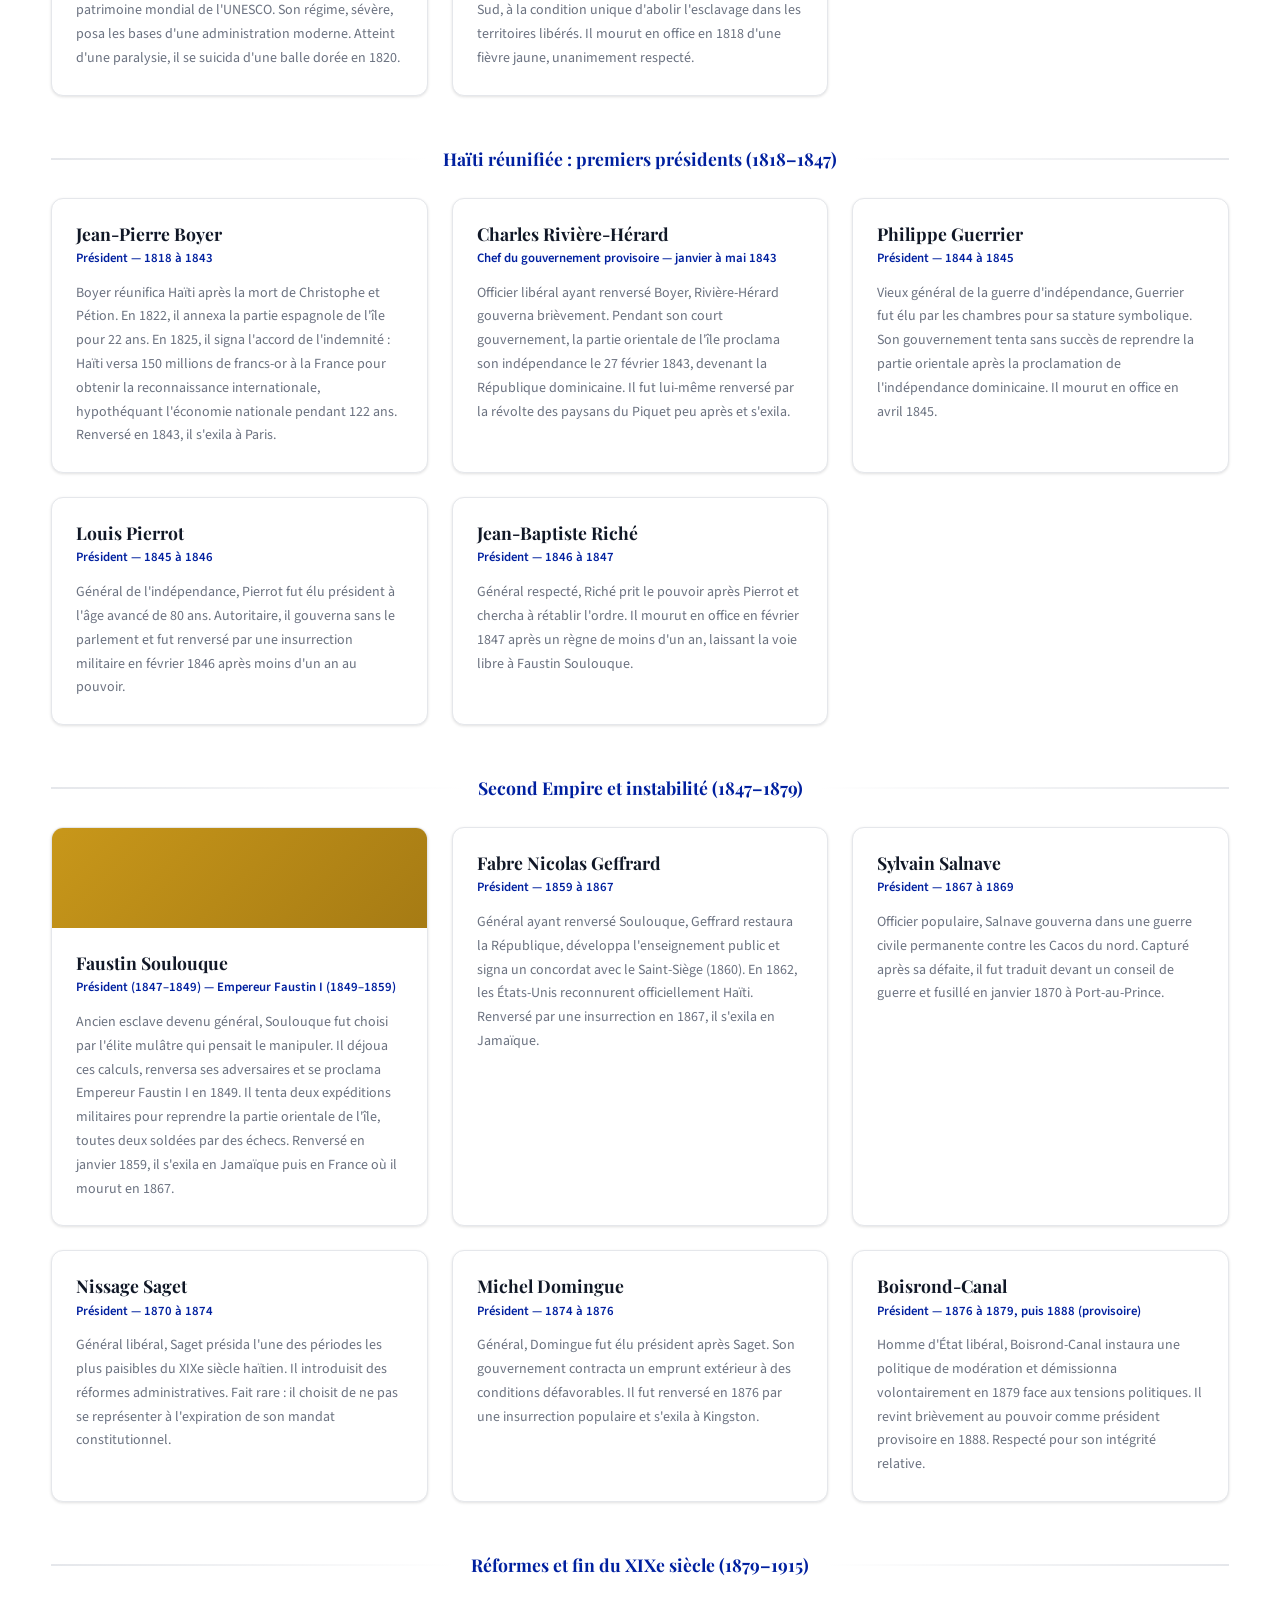
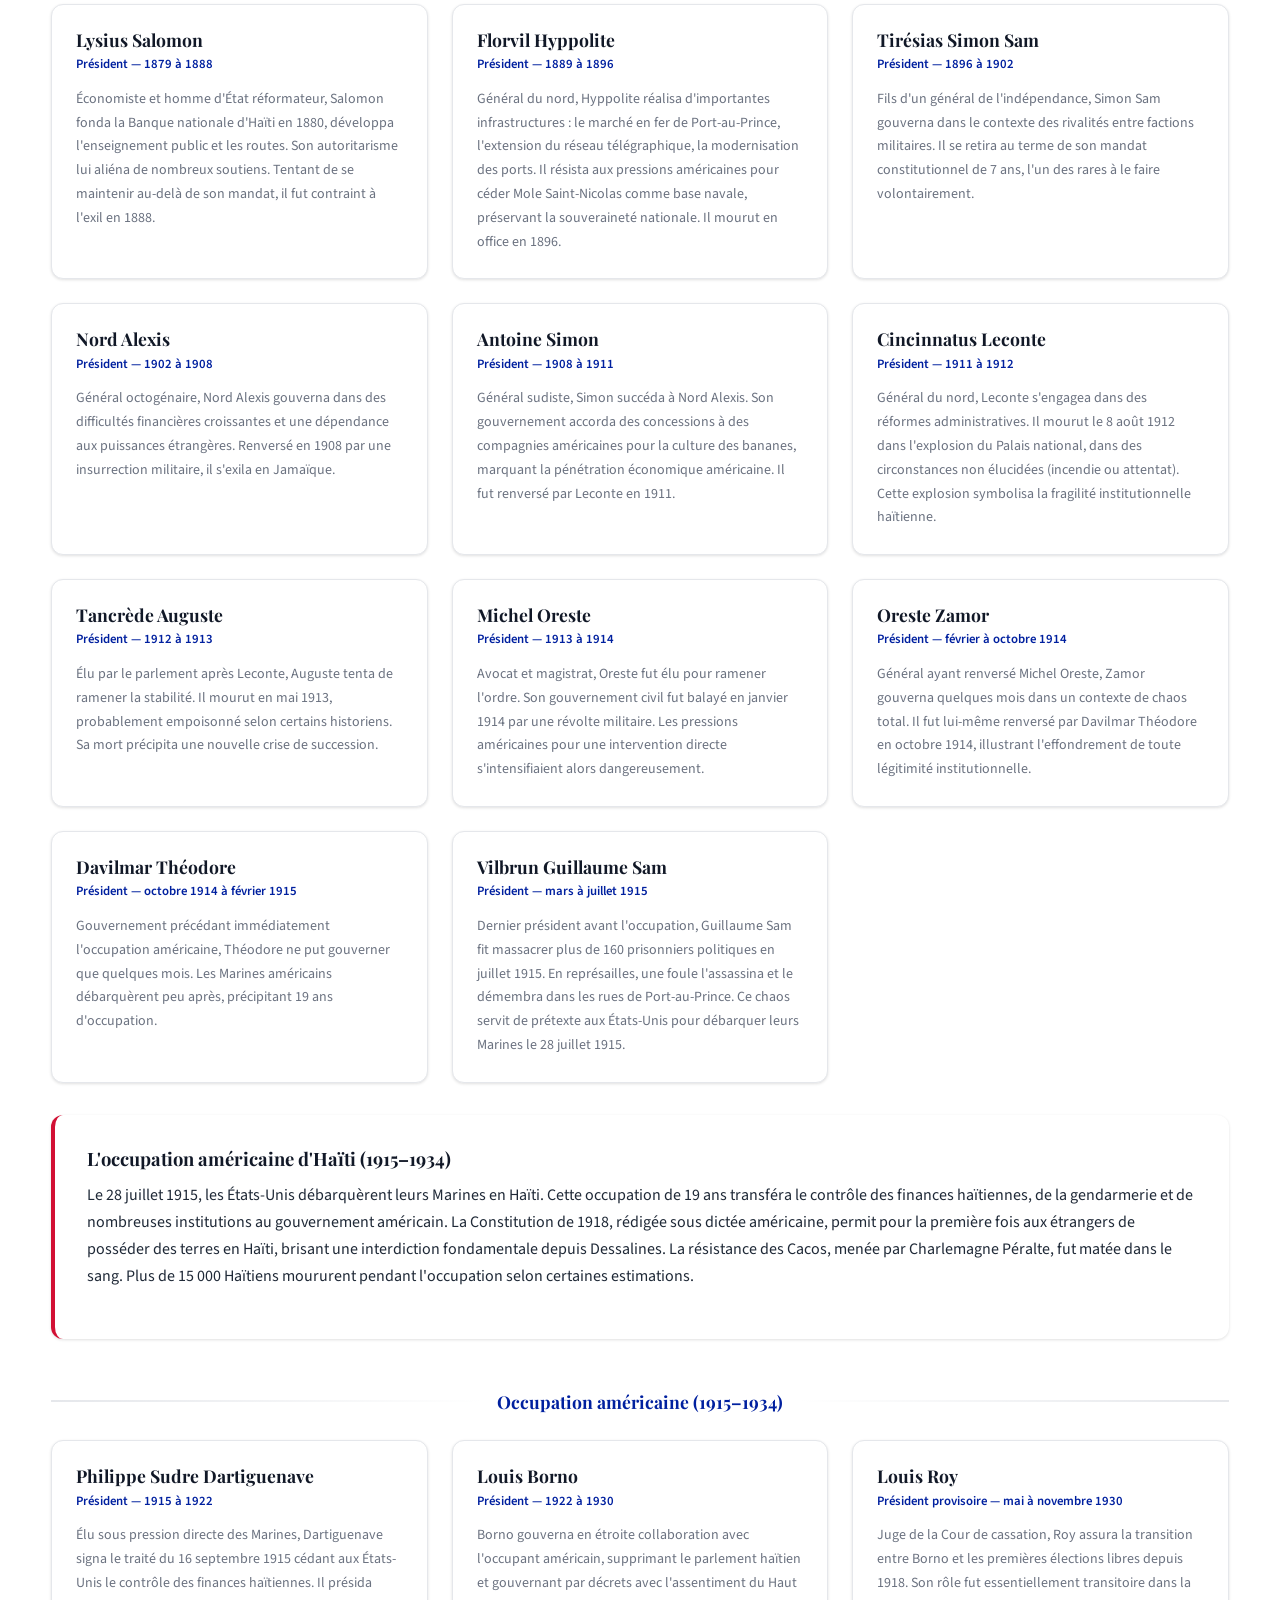
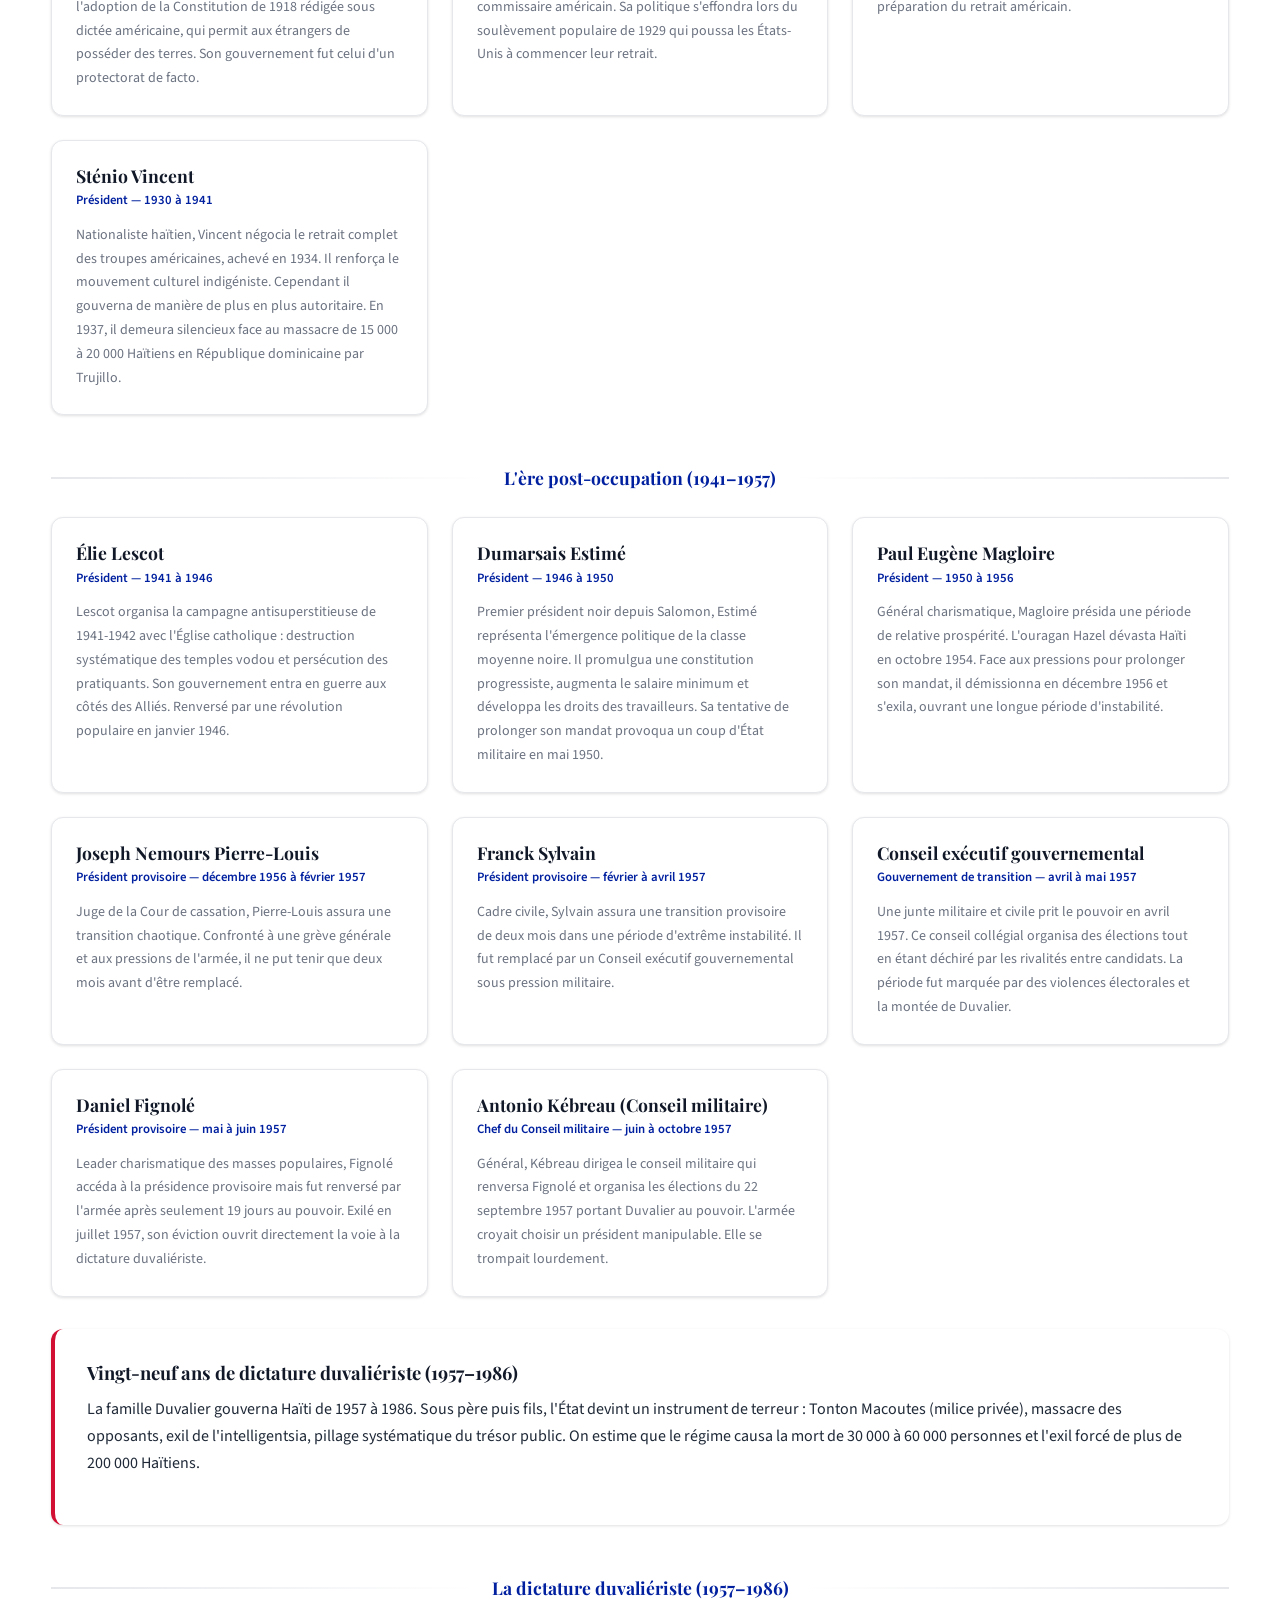
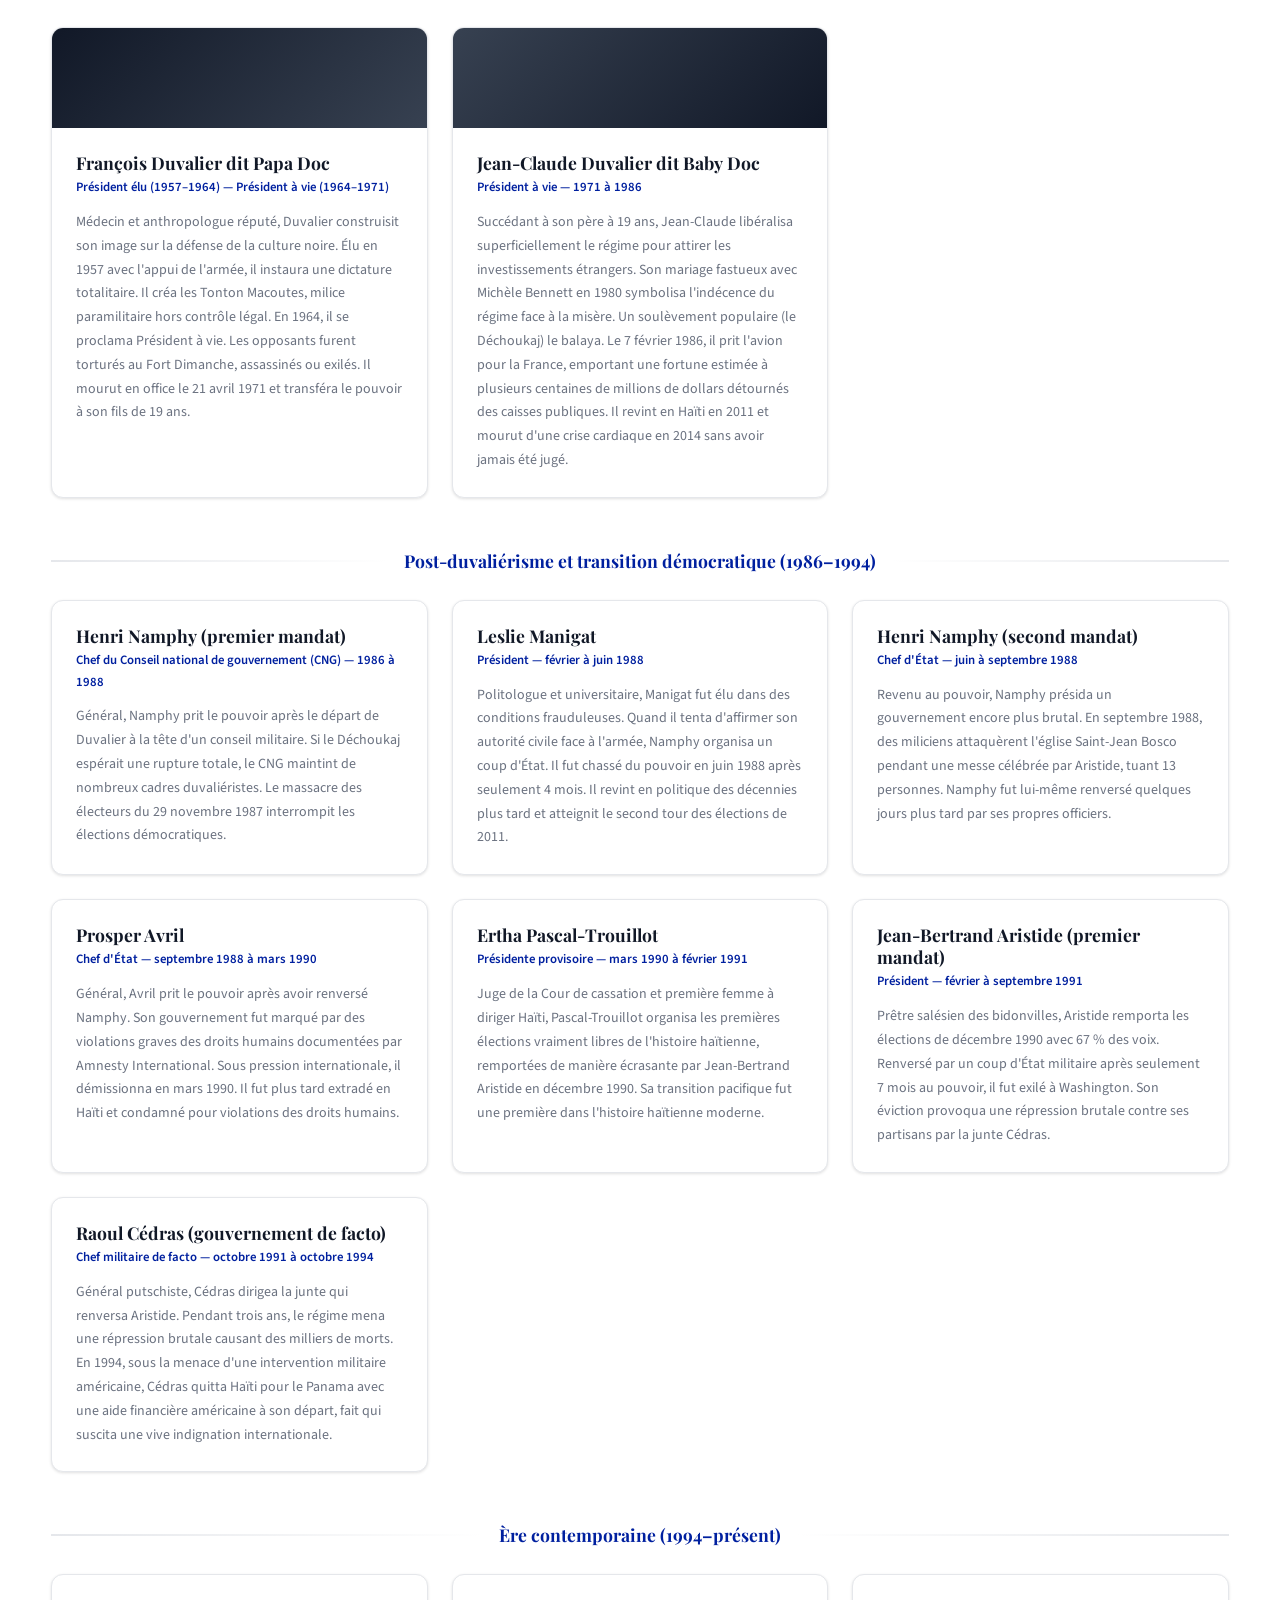
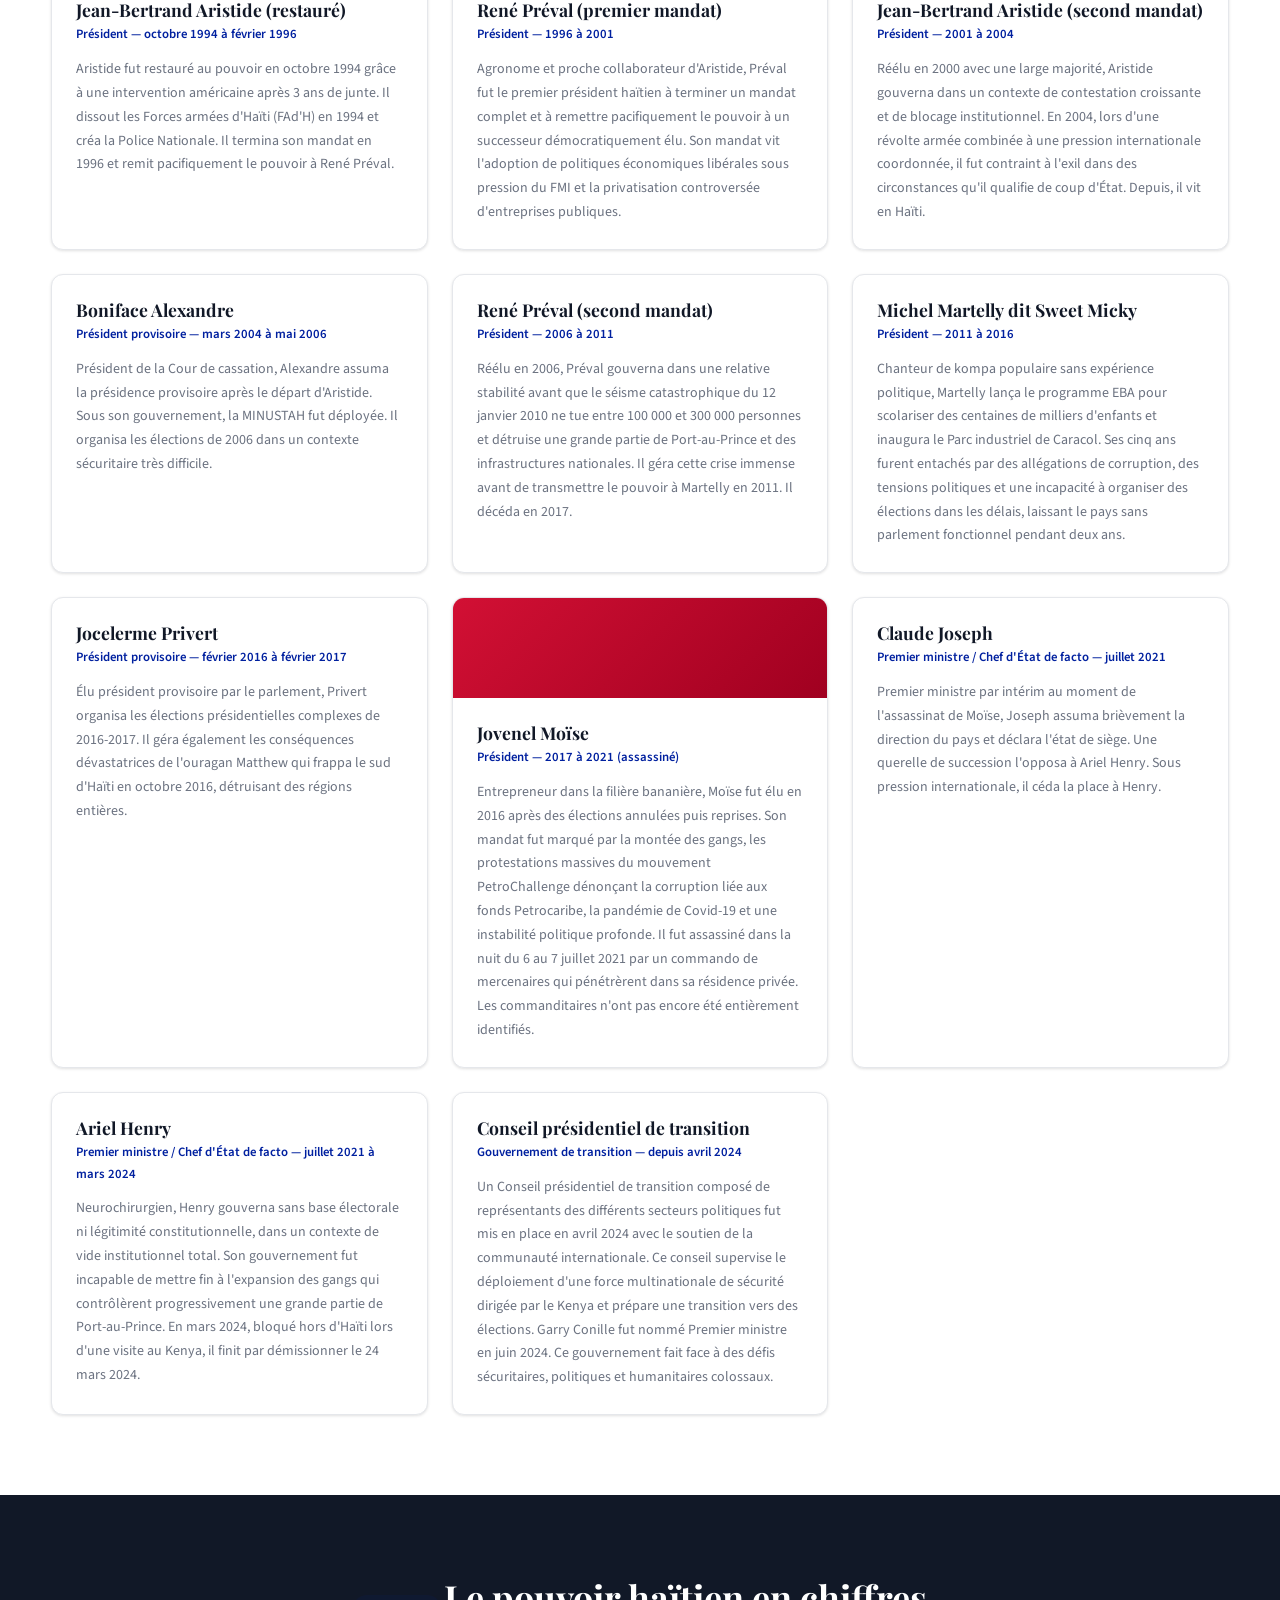
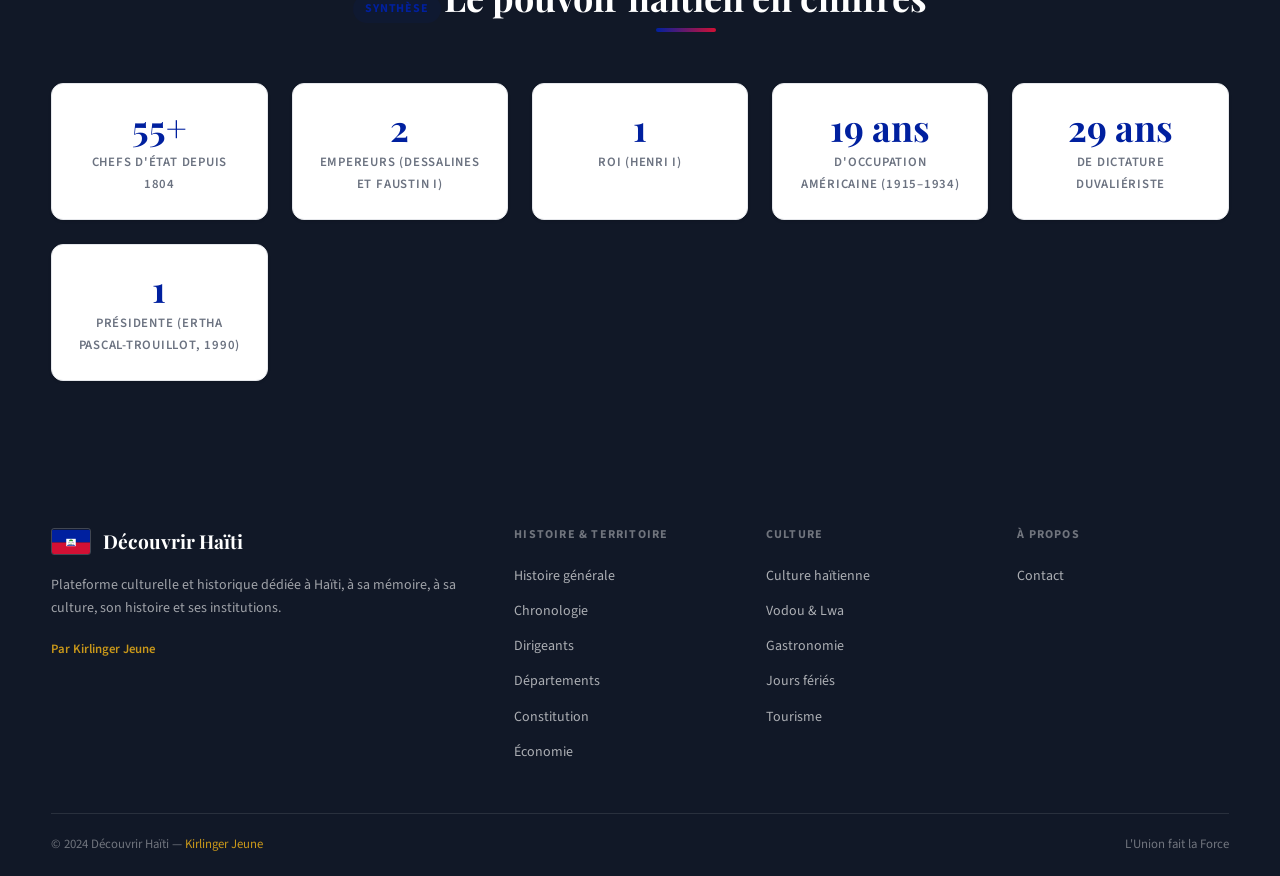
<file: dirigeants.html>
<!DOCTYPE html>
<html lang="fr">
<head>
  <meta charset="UTF-8" />
  <meta name="viewport" content="width=device-width, initial-scale=1.0" />
  <title>Dirigeants d'Haïti — Découvrir Haïti</title>
  <meta name="description" content="Liste complète de tous les présidents, empereurs, rois et chefs d'État d'Haïti depuis 1804." />
  <link rel="preconnect" href="https://fonts.googleapis.com" />
  <link rel="preconnect" href="https://fonts.gstatic.com" crossorigin />
  <link href="https://fonts.googleapis.com/css2?family=Playfair+Display:wght@400;600;700&family=Source+Sans+3:wght@300;400;600;700&display=swap" rel="stylesheet" />
  <link rel="stylesheet" href="css/style.css" />
  <style>
    .search-bar { max-width:480px; margin:0 auto 3rem; position:relative; }
    .search-bar input {
      width:100%; padding:.75rem 1.25rem .75rem 3rem;
      border:2px solid var(--border); border-radius:999px;
      font-family:var(--font-body); font-size:.95rem; outline:none;
      transition:border-color .25s; background:var(--white);
    }
    .search-bar input:focus { border-color:var(--blue-haiti); }
    .search-bar .search-icon {
      position:absolute; left:1.1rem; top:50%;
      transform:translateY(-50%); color:var(--text-light); pointer-events:none;
    }
  </style>
</head>
<body>
  <nav class="navbar" role="navigation" aria-label="Navigation principale">
    <div class="container navbar__inner">
      <a href="index.html" class="navbar__brand" aria-label="Accueil">
        <div class="navbar__flag"><img src="assets/flags/haiti-flag.svg" alt="Drapeau haïtien" width="36" height="24" /></div>
        <div class="navbar__logo">Découvrir Haïti<span>Plateforme culturelle &amp; historique</span></div>
      </a>
      <button class="navbar__toggle" aria-expanded="false" aria-controls="main-menu" aria-label="Ouvrir le menu">
        <span></span><span></span><span></span>
      </button>
      <ul class="navbar__menu" id="main-menu" role="list">
        <li><a href="index.html">Accueil</a></li>
        <li><a href="histoire.html">Histoire</a></li>
        <li><a href="chronologie.html">Chronologie</a></li>
        <li><a href="dirigeants.html">Dirigeants</a></li>
        <li><a href="constitution.html">Constitution</a></li>
        <li><a href="departements.html">Départements</a></li>
        <li><a href="economie.html">Économie</a></li>
        <li><a href="culture.html">Culture</a></li>
        <li><a href="vodou.html">Vodou</a></li>
        <li><a href="gastronomie.html">Gastronomie</a></li>
        <li><a href="tourisme.html">Tourisme</a></li>
        <li><a href="contact.html">Contact</a></li>
      </ul>
    </div>
  </nav>

  <header class="page-header">
    <div class="container">
      <p class="page-header__breadcrumb"><a href="index.html">Accueil</a> › Dirigeants</p>
      <h1>Les Dirigeants d'Haïti</h1>
      <p>Tous les présidents, empereurs, rois, gouverneurs et chefs d'État depuis l'indépendance de 1804</p>
    </div>
  </header>

  <section class="section section--alt">
    <div class="container">
      <div class="section-header">
        <span class="tag">Liste complète</span>
        <h2>Tous les chefs d'État d'Haïti</h2>
        <p>De Toussaint Louverture aux gouvernements de transition contemporains, l'histoire du pouvoir haïtien.</p>
      </div>

      <div class="search-bar" role="search">
        <span class="search-icon" aria-hidden="true">&#128269;</span>
        <input type="search" id="leader-search" placeholder="Rechercher un dirigeant…" aria-label="Rechercher un dirigeant" />
      </div>

      <div class="era-divider">
        <div class="era-divider__line"></div>
        <span class="era-divider__label">Période révolutionnaire (1791–1804)</span>
        <div class="era-divider__line era-divider__line--right"></div>
      </div>
      <div class="cards-grid">
        <article class="leader-card">
          
          <div class="leader-card__body">
            <h3 class="leader-card__name">Toussaint Louverture</h3>
            <p class="leader-card__period">Gouverneur général de Saint-Domingue — 1801 à 1802</p>
            <p class="leader-card__desc">Né esclave en 1743, Toussaint devint un stratège militaire de génie. Il abolit l'esclavage en 1793, rédigea la Constitution de 1801 et fit de Saint-Domingue une colonie quasi indépendante. Trahi par Napoléon, il fut déporté en France et mourut au Fort de Joux le 7 avril 1803, quelques mois avant l'indépendance qu'il avait rendue possible. Symbole universel de liberté.</p>
          </div>
        </article>
        <article class="leader-card">
          <div class="leader-card__header" style="background:linear-gradient(135deg,#D21034,#a00020)"></div>
          <div class="leader-card__body">
            <h3 class="leader-card__name">Jean-Jacques Dessalines</h3>
            <p class="leader-card__period">Gouverneur général (1804) — Empereur Jacques I (1804–1806)</p>
            <p class="leader-card__desc">Ancien esclave, Dessalines fut l'artisan militaire principal de la victoire contre les forces napoléoniennes à Vertières le 18 novembre 1803. Il proclama l'indépendance d'Haïti le 1er janvier 1804 à Gonaïves et lacéra le drapeau français pour créer le bicolore haïtien. Proclamé Empereur en octobre 1804, il fut assassiné à Pont-Rouge le 17 octobre 1806. Son nom est gravé dans l'hymne national haïtien.</p>
          </div>
        </article>
      </div>
      <div class="era-divider">
        <div class="era-divider__line"></div>
        <span class="era-divider__label">Haïti divisée : Nord et Sud (1806–1820)</span>
        <div class="era-divider__line era-divider__line--right"></div>
      </div>
      <div class="cards-grid">
        <article class="leader-card">
          <div class="leader-card__header" style="background:linear-gradient(135deg,#4338ca,#3730a3)"></div>
          <div class="leader-card__body">
            <h3 class="leader-card__name">Henri Christophe</h3>
            <p class="leader-card__period">Président du Nord (1807–1811) — Roi Henri I (1811–1820)</p>
            <p class="leader-card__desc">Né esclave aux Antilles, Christophe gouverna le nord d'Haïti avec autorité. Se proclamant Roi en 1811, il fit construire la Citadelle Laferrière et le Palais Sans-Souci, deux chefs-d'œuvre architecturaux classés au patrimoine mondial de l'UNESCO. Son régime, sévère, posa les bases d'une administration moderne. Atteint d'une paralysie, il se suicida d'une balle dorée en 1820.</p>
          </div>
        </article>
        <article class="leader-card">
          <div class="leader-card__header" style="background:linear-gradient(135deg,#0891b2,#0e7490)"></div>
          <div class="leader-card__body">
            <h3 class="leader-card__name">Alexandre Pétion</h3>
            <p class="leader-card__period">Président de la République du Sud — 1807 à 1818</p>
            <p class="leader-card__desc">Officier mulâtre républicain, Pétion gouverna le sud avec humanisme. Il distribua des terres aux anciens esclaves et soldats. Il accueillit Simón Bolívar en exil et lui fournit armes et soldats pour libérer l'Amérique du Sud, à la condition unique d'abolir l'esclavage dans les territoires libérés. Il mourut en office en 1818 d'une fièvre jaune, unanimement respecté.</p>
          </div>
        </article>
      </div>
      <div class="era-divider">
        <div class="era-divider__line"></div>
        <span class="era-divider__label">Haïti réunifiée : premiers présidents (1818–1847)</span>
        <div class="era-divider__line era-divider__line--right"></div>
      </div>
      <div class="cards-grid">
        <article class="leader-card">
          
          <div class="leader-card__body">
            <h3 class="leader-card__name">Jean-Pierre Boyer</h3>
            <p class="leader-card__period">Président — 1818 à 1843</p>
            <p class="leader-card__desc">Boyer réunifica Haïti après la mort de Christophe et Pétion. En 1822, il annexa la partie espagnole de l'île pour 22 ans. En 1825, il signa l'accord de l'indemnité : Haïti versa 150 millions de francs-or à la France pour obtenir la reconnaissance internationale, hypothéquant l'économie nationale pendant 122 ans. Renversé en 1843, il s'exila à Paris.</p>
          </div>
        </article>
        <article class="leader-card">
          
          <div class="leader-card__body">
            <h3 class="leader-card__name">Charles Rivière-Hérard</h3>
            <p class="leader-card__period">Chef du gouvernement provisoire — janvier à mai 1843</p>
            <p class="leader-card__desc">Officier libéral ayant renversé Boyer, Rivière-Hérard gouverna brièvement. Pendant son court gouvernement, la partie orientale de l'île proclama son indépendance le 27 février 1843, devenant la République dominicaine. Il fut lui-même renversé par la révolte des paysans du Piquet peu après et s'exila.</p>
          </div>
        </article>
        <article class="leader-card">
          
          <div class="leader-card__body">
            <h3 class="leader-card__name">Philippe Guerrier</h3>
            <p class="leader-card__period">Président — 1844 à 1845</p>
            <p class="leader-card__desc">Vieux général de la guerre d'indépendance, Guerrier fut élu par les chambres pour sa stature symbolique. Son gouvernement tenta sans succès de reprendre la partie orientale après la proclamation de l'indépendance dominicaine. Il mourut en office en avril 1845.</p>
          </div>
        </article>
        <article class="leader-card">
          
          <div class="leader-card__body">
            <h3 class="leader-card__name">Louis Pierrot</h3>
            <p class="leader-card__period">Président — 1845 à 1846</p>
            <p class="leader-card__desc">Général de l'indépendance, Pierrot fut élu président à l'âge avancé de 80 ans. Autoritaire, il gouverna sans le parlement et fut renversé par une insurrection militaire en février 1846 après moins d'un an au pouvoir.</p>
          </div>
        </article>
        <article class="leader-card">
          
          <div class="leader-card__body">
            <h3 class="leader-card__name">Jean-Baptiste Riché</h3>
            <p class="leader-card__period">Président — 1846 à 1847</p>
            <p class="leader-card__desc">Général respecté, Riché prit le pouvoir après Pierrot et chercha à rétablir l'ordre. Il mourut en office en février 1847 après un règne de moins d'un an, laissant la voie libre à Faustin Soulouque.</p>
          </div>
        </article>
      </div>
      <div class="era-divider">
        <div class="era-divider__line"></div>
        <span class="era-divider__label">Second Empire et instabilité (1847–1879)</span>
        <div class="era-divider__line era-divider__line--right"></div>
      </div>
      <div class="cards-grid">
        <article class="leader-card">
          <div class="leader-card__header" style="background:linear-gradient(135deg,#C8971A,#a67b14)"></div>
          <div class="leader-card__body">
            <h3 class="leader-card__name">Faustin Soulouque</h3>
            <p class="leader-card__period">Président (1847–1849) — Empereur Faustin I (1849–1859)</p>
            <p class="leader-card__desc">Ancien esclave devenu général, Soulouque fut choisi par l'élite mulâtre qui pensait le manipuler. Il déjoua ces calculs, renversa ses adversaires et se proclama Empereur Faustin I en 1849. Il tenta deux expéditions militaires pour reprendre la partie orientale de l'île, toutes deux soldées par des échecs. Renversé en janvier 1859, il s'exila en Jamaïque puis en France où il mourut en 1867.</p>
          </div>
        </article>
        <article class="leader-card">
          
          <div class="leader-card__body">
            <h3 class="leader-card__name">Fabre Nicolas Geffrard</h3>
            <p class="leader-card__period">Président — 1859 à 1867</p>
            <p class="leader-card__desc">Général ayant renversé Soulouque, Geffrard restaura la République, développa l'enseignement public et signa un concordat avec le Saint-Siège (1860). En 1862, les États-Unis reconnurent officiellement Haïti. Renversé par une insurrection en 1867, il s'exila en Jamaïque.</p>
          </div>
        </article>
        <article class="leader-card">
          
          <div class="leader-card__body">
            <h3 class="leader-card__name">Sylvain Salnave</h3>
            <p class="leader-card__period">Président — 1867 à 1869</p>
            <p class="leader-card__desc">Officier populaire, Salnave gouverna dans une guerre civile permanente contre les Cacos du nord. Capturé après sa défaite, il fut traduit devant un conseil de guerre et fusillé en janvier 1870 à Port-au-Prince.</p>
          </div>
        </article>
        <article class="leader-card">
          
          <div class="leader-card__body">
            <h3 class="leader-card__name">Nissage Saget</h3>
            <p class="leader-card__period">Président — 1870 à 1874</p>
            <p class="leader-card__desc">Général libéral, Saget présida l'une des périodes les plus paisibles du XIXe siècle haïtien. Il introduisit des réformes administratives. Fait rare : il choisit de ne pas se représenter à l'expiration de son mandat constitutionnel.</p>
          </div>
        </article>
        <article class="leader-card">
          
          <div class="leader-card__body">
            <h3 class="leader-card__name">Michel Domingue</h3>
            <p class="leader-card__period">Président — 1874 à 1876</p>
            <p class="leader-card__desc">Général, Domingue fut élu président après Saget. Son gouvernement contracta un emprunt extérieur à des conditions défavorables. Il fut renversé en 1876 par une insurrection populaire et s'exila à Kingston.</p>
          </div>
        </article>
        <article class="leader-card">
          
          <div class="leader-card__body">
            <h3 class="leader-card__name">Boisrond-Canal</h3>
            <p class="leader-card__period">Président — 1876 à 1879, puis 1888 (provisoire)</p>
            <p class="leader-card__desc">Homme d'État libéral, Boisrond-Canal instaura une politique de modération et démissionna volontairement en 1879 face aux tensions politiques. Il revint brièvement au pouvoir comme président provisoire en 1888. Respecté pour son intégrité relative.</p>
          </div>
        </article>
      </div>
      <div class="era-divider">
        <div class="era-divider__line"></div>
        <span class="era-divider__label">Réformes et fin du XIXe siècle (1879–1915)</span>
        <div class="era-divider__line era-divider__line--right"></div>
      </div>
      <div class="cards-grid">
        <article class="leader-card">
          
          <div class="leader-card__body">
            <h3 class="leader-card__name">Lysius Salomon</h3>
            <p class="leader-card__period">Président — 1879 à 1888</p>
            <p class="leader-card__desc">Économiste et homme d'État réformateur, Salomon fonda la Banque nationale d'Haïti en 1880, développa l'enseignement public et les routes. Son autoritarisme lui aliéna de nombreux soutiens. Tentant de se maintenir au-delà de son mandat, il fut contraint à l'exil en 1888.</p>
          </div>
        </article>
        <article class="leader-card">
          
          <div class="leader-card__body">
            <h3 class="leader-card__name">Florvil Hyppolite</h3>
            <p class="leader-card__period">Président — 1889 à 1896</p>
            <p class="leader-card__desc">Général du nord, Hyppolite réalisa d'importantes infrastructures : le marché en fer de Port-au-Prince, l'extension du réseau télégraphique, la modernisation des ports. Il résista aux pressions américaines pour céder Mole Saint-Nicolas comme base navale, préservant la souveraineté nationale. Il mourut en office en 1896.</p>
          </div>
        </article>
        <article class="leader-card">
          
          <div class="leader-card__body">
            <h3 class="leader-card__name">Tirésias Simon Sam</h3>
            <p class="leader-card__period">Président — 1896 à 1902</p>
            <p class="leader-card__desc">Fils d'un général de l'indépendance, Simon Sam gouverna dans le contexte des rivalités entre factions militaires. Il se retira au terme de son mandat constitutionnel de 7 ans, l'un des rares à le faire volontairement.</p>
          </div>
        </article>
        <article class="leader-card">
          
          <div class="leader-card__body">
            <h3 class="leader-card__name">Nord Alexis</h3>
            <p class="leader-card__period">Président — 1902 à 1908</p>
            <p class="leader-card__desc">Général octogénaire, Nord Alexis gouverna dans des difficultés financières croissantes et une dépendance aux puissances étrangères. Renversé en 1908 par une insurrection militaire, il s'exila en Jamaïque.</p>
          </div>
        </article>
        <article class="leader-card">
          
          <div class="leader-card__body">
            <h3 class="leader-card__name">Antoine Simon</h3>
            <p class="leader-card__period">Président — 1908 à 1911</p>
            <p class="leader-card__desc">Général sudiste, Simon succéda à Nord Alexis. Son gouvernement accorda des concessions à des compagnies américaines pour la culture des bananes, marquant la pénétration économique américaine. Il fut renversé par Leconte en 1911.</p>
          </div>
        </article>
        <article class="leader-card">
          
          <div class="leader-card__body">
            <h3 class="leader-card__name">Cincinnatus Leconte</h3>
            <p class="leader-card__period">Président — 1911 à 1912</p>
            <p class="leader-card__desc">Général du nord, Leconte s'engagea dans des réformes administratives. Il mourut le 8 août 1912 dans l'explosion du Palais national, dans des circonstances non élucidées (incendie ou attentat). Cette explosion symbolisa la fragilité institutionnelle haïtienne.</p>
          </div>
        </article>
        <article class="leader-card">
          
          <div class="leader-card__body">
            <h3 class="leader-card__name">Tancrède Auguste</h3>
            <p class="leader-card__period">Président — 1912 à 1913</p>
            <p class="leader-card__desc">Élu par le parlement après Leconte, Auguste tenta de ramener la stabilité. Il mourut en mai 1913, probablement empoisonné selon certains historiens. Sa mort précipita une nouvelle crise de succession.</p>
          </div>
        </article>
        <article class="leader-card">
          
          <div class="leader-card__body">
            <h3 class="leader-card__name">Michel Oreste</h3>
            <p class="leader-card__period">Président — 1913 à 1914</p>
            <p class="leader-card__desc">Avocat et magistrat, Oreste fut élu pour ramener l'ordre. Son gouvernement civil fut balayé en janvier 1914 par une révolte militaire. Les pressions américaines pour une intervention directe s'intensifiaient alors dangereusement.</p>
          </div>
        </article>
        <article class="leader-card">
          
          <div class="leader-card__body">
            <h3 class="leader-card__name">Oreste Zamor</h3>
            <p class="leader-card__period">Président — février à octobre 1914</p>
            <p class="leader-card__desc">Général ayant renversé Michel Oreste, Zamor gouverna quelques mois dans un contexte de chaos total. Il fut lui-même renversé par Davilmar Théodore en octobre 1914, illustrant l'effondrement de toute légitimité institutionnelle.</p>
          </div>
        </article>
        <article class="leader-card">
          
          <div class="leader-card__body">
            <h3 class="leader-card__name">Davilmar Théodore</h3>
            <p class="leader-card__period">Président — octobre 1914 à février 1915</p>
            <p class="leader-card__desc">Gouvernement précédant immédiatement l'occupation américaine, Théodore ne put gouverner que quelques mois. Les Marines américains débarquèrent peu après, précipitant 19 ans d'occupation.</p>
          </div>
        </article>
        <article class="leader-card">
          
          <div class="leader-card__body">
            <h3 class="leader-card__name">Vilbrun Guillaume Sam</h3>
            <p class="leader-card__period">Président — mars à juillet 1915</p>
            <p class="leader-card__desc">Dernier président avant l'occupation, Guillaume Sam fit massacrer plus de 160 prisonniers politiques en juillet 1915. En représailles, une foule l'assassina et le démembra dans les rues de Port-au-Prince. Ce chaos servit de prétexte aux États-Unis pour débarquer leurs Marines le 28 juillet 1915.</p>
          </div>
        </article>
      </div>
      <div class="info-box info-box--red" style="margin:2rem 0;">
        <h3>L'occupation américaine d'Haïti (1915–1934)</h3>
        <p>Le 28 juillet 1915, les États-Unis débarquèrent leurs Marines en Haïti. Cette occupation de 19 ans transféra le contrôle des finances haïtiennes, de la gendarmerie et de nombreuses institutions au gouvernement américain. La Constitution de 1918, rédigée sous dictée américaine, permit pour la première fois aux étrangers de posséder des terres en Haïti, brisant une interdiction fondamentale depuis Dessalines. La résistance des Cacos, menée par Charlemagne Péralte, fut matée dans le sang. Plus de 15 000 Haïtiens moururent pendant l'occupation selon certaines estimations.</p>
      </div>
      <div class="era-divider">
        <div class="era-divider__line"></div>
        <span class="era-divider__label">Occupation américaine (1915–1934)</span>
        <div class="era-divider__line era-divider__line--right"></div>
      </div>
      <div class="cards-grid">
        <article class="leader-card">
          
          <div class="leader-card__body">
            <h3 class="leader-card__name">Philippe Sudre Dartiguenave</h3>
            <p class="leader-card__period">Président — 1915 à 1922</p>
            <p class="leader-card__desc">Élu sous pression directe des Marines, Dartiguenave signa le traité du 16 septembre 1915 cédant aux États-Unis le contrôle des finances haïtiennes. Il présida l'adoption de la Constitution de 1918 rédigée sous dictée américaine, qui permit aux étrangers de posséder des terres. Son gouvernement fut celui d'un protectorat de facto.</p>
          </div>
        </article>
        <article class="leader-card">
          
          <div class="leader-card__body">
            <h3 class="leader-card__name">Louis Borno</h3>
            <p class="leader-card__period">Président — 1922 à 1930</p>
            <p class="leader-card__desc">Borno gouverna en étroite collaboration avec l'occupant américain, supprimant le parlement haïtien et gouvernant par décrets avec l'assentiment du Haut commissaire américain. Sa politique s'effondra lors du soulèvement populaire de 1929 qui poussa les États-Unis à commencer leur retrait.</p>
          </div>
        </article>
        <article class="leader-card">
          
          <div class="leader-card__body">
            <h3 class="leader-card__name">Louis Roy</h3>
            <p class="leader-card__period">Président provisoire — mai à novembre 1930</p>
            <p class="leader-card__desc">Juge de la Cour de cassation, Roy assura la transition entre Borno et les premières élections libres depuis 1918. Son rôle fut essentiellement transitoire dans la préparation du retrait américain.</p>
          </div>
        </article>
        <article class="leader-card">
          
          <div class="leader-card__body">
            <h3 class="leader-card__name">Sténio Vincent</h3>
            <p class="leader-card__period">Président — 1930 à 1941</p>
            <p class="leader-card__desc">Nationaliste haïtien, Vincent négocia le retrait complet des troupes américaines, achevé en 1934. Il renforça le mouvement culturel indigéniste. Cependant il gouverna de manière de plus en plus autoritaire. En 1937, il demeura silencieux face au massacre de 15 000 à 20 000 Haïtiens en République dominicaine par Trujillo.</p>
          </div>
        </article>
      </div>
      <div class="era-divider">
        <div class="era-divider__line"></div>
        <span class="era-divider__label">L'ère post-occupation (1941–1957)</span>
        <div class="era-divider__line era-divider__line--right"></div>
      </div>
      <div class="cards-grid">
        <article class="leader-card">
          
          <div class="leader-card__body">
            <h3 class="leader-card__name">Élie Lescot</h3>
            <p class="leader-card__period">Président — 1941 à 1946</p>
            <p class="leader-card__desc">Lescot organisa la campagne antisuperstitieuse de 1941-1942 avec l'Église catholique : destruction systématique des temples vodou et persécution des pratiquants. Son gouvernement entra en guerre aux côtés des Alliés. Renversé par une révolution populaire en janvier 1946.</p>
          </div>
        </article>
        <article class="leader-card">
          
          <div class="leader-card__body">
            <h3 class="leader-card__name">Dumarsais Estimé</h3>
            <p class="leader-card__period">Président — 1946 à 1950</p>
            <p class="leader-card__desc">Premier président noir depuis Salomon, Estimé représenta l'émergence politique de la classe moyenne noire. Il promulgua une constitution progressiste, augmenta le salaire minimum et développa les droits des travailleurs. Sa tentative de prolonger son mandat provoqua un coup d'État militaire en mai 1950.</p>
          </div>
        </article>
        <article class="leader-card">
          
          <div class="leader-card__body">
            <h3 class="leader-card__name">Paul Eugène Magloire</h3>
            <p class="leader-card__period">Président — 1950 à 1956</p>
            <p class="leader-card__desc">Général charismatique, Magloire présida une période de relative prospérité. L'ouragan Hazel dévasta Haïti en octobre 1954. Face aux pressions pour prolonger son mandat, il démissionna en décembre 1956 et s'exila, ouvrant une longue période d'instabilité.</p>
          </div>
        </article>
        <article class="leader-card">
          
          <div class="leader-card__body">
            <h3 class="leader-card__name">Joseph Nemours Pierre-Louis</h3>
            <p class="leader-card__period">Président provisoire — décembre 1956 à février 1957</p>
            <p class="leader-card__desc">Juge de la Cour de cassation, Pierre-Louis assura une transition chaotique. Confronté à une grève générale et aux pressions de l'armée, il ne put tenir que deux mois avant d'être remplacé.</p>
          </div>
        </article>
        <article class="leader-card">
          
          <div class="leader-card__body">
            <h3 class="leader-card__name">Franck Sylvain</h3>
            <p class="leader-card__period">Président provisoire — février à avril 1957</p>
            <p class="leader-card__desc">Cadre civile, Sylvain assura une transition provisoire de deux mois dans une période d'extrême instabilité. Il fut remplacé par un Conseil exécutif gouvernemental sous pression militaire.</p>
          </div>
        </article>
        <article class="leader-card">
          
          <div class="leader-card__body">
            <h3 class="leader-card__name">Conseil exécutif gouvernemental</h3>
            <p class="leader-card__period">Gouvernement de transition — avril à mai 1957</p>
            <p class="leader-card__desc">Une junte militaire et civile prit le pouvoir en avril 1957. Ce conseil collégial organisa des élections tout en étant déchiré par les rivalités entre candidats. La période fut marquée par des violences électorales et la montée de Duvalier.</p>
          </div>
        </article>
        <article class="leader-card">
          
          <div class="leader-card__body">
            <h3 class="leader-card__name">Daniel Fignolé</h3>
            <p class="leader-card__period">Président provisoire — mai à juin 1957</p>
            <p class="leader-card__desc">Leader charismatique des masses populaires, Fignolé accéda à la présidence provisoire mais fut renversé par l'armée après seulement 19 jours au pouvoir. Exilé en juillet 1957, son éviction ouvrit directement la voie à la dictature duvaliériste.</p>
          </div>
        </article>
        <article class="leader-card">
          
          <div class="leader-card__body">
            <h3 class="leader-card__name">Antonio Kébreau (Conseil militaire)</h3>
            <p class="leader-card__period">Chef du Conseil militaire — juin à octobre 1957</p>
            <p class="leader-card__desc">Général, Kébreau dirigea le conseil militaire qui renversa Fignolé et organisa les élections du 22 septembre 1957 portant Duvalier au pouvoir. L'armée croyait choisir un président manipulable. Elle se trompait lourdement.</p>
          </div>
        </article>
      </div>
      <div class="info-box info-box--red" style="margin:2rem 0;">
        <h3>Vingt-neuf ans de dictature duvaliériste (1957–1986)</h3>
        <p>La famille Duvalier gouverna Haïti de 1957 à 1986. Sous père puis fils, l'État devint un instrument de terreur : Tonton Macoutes (milice privée), massacre des opposants, exil de l'intelligentsia, pillage systématique du trésor public. On estime que le régime causa la mort de 30 000 à 60 000 personnes et l'exil forcé de plus de 200 000 Haïtiens.</p>
      </div>
      <div class="era-divider">
        <div class="era-divider__line"></div>
        <span class="era-divider__label">La dictature duvaliériste (1957–1986)</span>
        <div class="era-divider__line era-divider__line--right"></div>
      </div>
      <div class="cards-grid">
        <article class="leader-card">
          <div class="leader-card__header" style="background:linear-gradient(135deg,#111827,#374151)"></div>
          <div class="leader-card__body">
            <h3 class="leader-card__name">François Duvalier dit Papa Doc</h3>
            <p class="leader-card__period">Président élu (1957–1964) — Président à vie (1964–1971)</p>
            <p class="leader-card__desc">Médecin et anthropologue réputé, Duvalier construisit son image sur la défense de la culture noire. Élu en 1957 avec l'appui de l'armée, il instaura une dictature totalitaire. Il créa les Tonton Macoutes, milice paramilitaire hors contrôle légal. En 1964, il se proclama Président à vie. Les opposants furent torturés au Fort Dimanche, assassinés ou exilés. Il mourut en office le 21 avril 1971 et transféra le pouvoir à son fils de 19 ans.</p>
          </div>
        </article>
        <article class="leader-card">
          <div class="leader-card__header" style="background:linear-gradient(135deg,#374151,#111827)"></div>
          <div class="leader-card__body">
            <h3 class="leader-card__name">Jean-Claude Duvalier dit Baby Doc</h3>
            <p class="leader-card__period">Président à vie — 1971 à 1986</p>
            <p class="leader-card__desc">Succédant à son père à 19 ans, Jean-Claude libéralisa superficiellement le régime pour attirer les investissements étrangers. Son mariage fastueux avec Michèle Bennett en 1980 symbolisa l'indécence du régime face à la misère. Un soulèvement populaire (le Déchoukaj) le balaya. Le 7 février 1986, il prit l'avion pour la France, emportant une fortune estimée à plusieurs centaines de millions de dollars détournés des caisses publiques. Il revint en Haïti en 2011 et mourut d'une crise cardiaque en 2014 sans avoir jamais été jugé.</p>
          </div>
        </article>
      </div>
      <div class="era-divider">
        <div class="era-divider__line"></div>
        <span class="era-divider__label">Post-duvaliérisme et transition démocratique (1986–1994)</span>
        <div class="era-divider__line era-divider__line--right"></div>
      </div>
      <div class="cards-grid">
        <article class="leader-card">
          
          <div class="leader-card__body">
            <h3 class="leader-card__name">Henri Namphy (premier mandat)</h3>
            <p class="leader-card__period">Chef du Conseil national de gouvernement (CNG) — 1986 à 1988</p>
            <p class="leader-card__desc">Général, Namphy prit le pouvoir après le départ de Duvalier à la tête d'un conseil militaire. Si le Déchoukaj espérait une rupture totale, le CNG maintint de nombreux cadres duvaliéristes. Le massacre des électeurs du 29 novembre 1987 interrompit les élections démocratiques.</p>
          </div>
        </article>
        <article class="leader-card">
          
          <div class="leader-card__body">
            <h3 class="leader-card__name">Leslie Manigat</h3>
            <p class="leader-card__period">Président — février à juin 1988</p>
            <p class="leader-card__desc">Politologue et universitaire, Manigat fut élu dans des conditions frauduleuses. Quand il tenta d'affirmer son autorité civile face à l'armée, Namphy organisa un coup d'État. Il fut chassé du pouvoir en juin 1988 après seulement 4 mois. Il revint en politique des décennies plus tard et atteignit le second tour des élections de 2011.</p>
          </div>
        </article>
        <article class="leader-card">
          
          <div class="leader-card__body">
            <h3 class="leader-card__name">Henri Namphy (second mandat)</h3>
            <p class="leader-card__period">Chef d'État — juin à septembre 1988</p>
            <p class="leader-card__desc">Revenu au pouvoir, Namphy présida un gouvernement encore plus brutal. En septembre 1988, des miliciens attaquèrent l'église Saint-Jean Bosco pendant une messe célébrée par Aristide, tuant 13 personnes. Namphy fut lui-même renversé quelques jours plus tard par ses propres officiers.</p>
          </div>
        </article>
        <article class="leader-card">
          
          <div class="leader-card__body">
            <h3 class="leader-card__name">Prosper Avril</h3>
            <p class="leader-card__period">Chef d'État — septembre 1988 à mars 1990</p>
            <p class="leader-card__desc">Général, Avril prit le pouvoir après avoir renversé Namphy. Son gouvernement fut marqué par des violations graves des droits humains documentées par Amnesty International. Sous pression internationale, il démissionna en mars 1990. Il fut plus tard extradé en Haïti et condamné pour violations des droits humains.</p>
          </div>
        </article>
        <article class="leader-card">
          
          <div class="leader-card__body">
            <h3 class="leader-card__name">Ertha Pascal-Trouillot</h3>
            <p class="leader-card__period">Présidente provisoire — mars 1990 à février 1991</p>
            <p class="leader-card__desc">Juge de la Cour de cassation et première femme à diriger Haïti, Pascal-Trouillot organisa les premières élections vraiment libres de l'histoire haïtienne, remportées de manière écrasante par Jean-Bertrand Aristide en décembre 1990. Sa transition pacifique fut une première dans l'histoire haïtienne moderne.</p>
          </div>
        </article>
        <article class="leader-card">
          
          <div class="leader-card__body">
            <h3 class="leader-card__name">Jean-Bertrand Aristide (premier mandat)</h3>
            <p class="leader-card__period">Président — février à septembre 1991</p>
            <p class="leader-card__desc">Prêtre salésien des bidonvilles, Aristide remporta les élections de décembre 1990 avec 67 % des voix. Renversé par un coup d'État militaire après seulement 7 mois au pouvoir, il fut exilé à Washington. Son éviction provoqua une répression brutale contre ses partisans par la junte Cédras.</p>
          </div>
        </article>
        <article class="leader-card">
          
          <div class="leader-card__body">
            <h3 class="leader-card__name">Raoul Cédras (gouvernement de facto)</h3>
            <p class="leader-card__period">Chef militaire de facto — octobre 1991 à octobre 1994</p>
            <p class="leader-card__desc">Général putschiste, Cédras dirigea la junte qui renversa Aristide. Pendant trois ans, le régime mena une répression brutale causant des milliers de morts. En 1994, sous la menace d'une intervention militaire américaine, Cédras quitta Haïti pour le Panama avec une aide financière américaine à son départ, fait qui suscita une vive indignation internationale.</p>
          </div>
        </article>
      </div>
      <div class="era-divider">
        <div class="era-divider__line"></div>
        <span class="era-divider__label">Ère contemporaine (1994–présent)</span>
        <div class="era-divider__line era-divider__line--right"></div>
      </div>
      <div class="cards-grid">
        <article class="leader-card">
          
          <div class="leader-card__body">
            <h3 class="leader-card__name">Jean-Bertrand Aristide (restauré)</h3>
            <p class="leader-card__period">Président — octobre 1994 à février 1996</p>
            <p class="leader-card__desc">Aristide fut restauré au pouvoir en octobre 1994 grâce à une intervention américaine après 3 ans de junte. Il dissout les Forces armées d'Haïti (FAd'H) en 1994 et créa la Police Nationale. Il termina son mandat en 1996 et remit pacifiquement le pouvoir à René Préval.</p>
          </div>
        </article>
        <article class="leader-card">
          
          <div class="leader-card__body">
            <h3 class="leader-card__name">René Préval (premier mandat)</h3>
            <p class="leader-card__period">Président — 1996 à 2001</p>
            <p class="leader-card__desc">Agronome et proche collaborateur d'Aristide, Préval fut le premier président haïtien à terminer un mandat complet et à remettre pacifiquement le pouvoir à un successeur démocratiquement élu. Son mandat vit l'adoption de politiques économiques libérales sous pression du FMI et la privatisation controversée d'entreprises publiques.</p>
          </div>
        </article>
        <article class="leader-card">
          
          <div class="leader-card__body">
            <h3 class="leader-card__name">Jean-Bertrand Aristide (second mandat)</h3>
            <p class="leader-card__period">Président — 2001 à 2004</p>
            <p class="leader-card__desc">Réélu en 2000 avec une large majorité, Aristide gouverna dans un contexte de contestation croissante et de blocage institutionnel. En 2004, lors d'une révolte armée combinée à une pression internationale coordonnée, il fut contraint à l'exil dans des circonstances qu'il qualifie de coup d'État. Depuis, il vit en Haïti.</p>
          </div>
        </article>
        <article class="leader-card">
          
          <div class="leader-card__body">
            <h3 class="leader-card__name">Boniface Alexandre</h3>
            <p class="leader-card__period">Président provisoire — mars 2004 à mai 2006</p>
            <p class="leader-card__desc">Président de la Cour de cassation, Alexandre assuma la présidence provisoire après le départ d'Aristide. Sous son gouvernement, la MINUSTAH fut déployée. Il organisa les élections de 2006 dans un contexte sécuritaire très difficile.</p>
          </div>
        </article>
        <article class="leader-card">
          
          <div class="leader-card__body">
            <h3 class="leader-card__name">René Préval (second mandat)</h3>
            <p class="leader-card__period">Président — 2006 à 2011</p>
            <p class="leader-card__desc">Réélu en 2006, Préval gouverna dans une relative stabilité avant que le séisme catastrophique du 12 janvier 2010 ne tue entre 100 000 et 300 000 personnes et détruise une grande partie de Port-au-Prince et des infrastructures nationales. Il géra cette crise immense avant de transmettre le pouvoir à Martelly en 2011. Il décéda en 2017.</p>
          </div>
        </article>
        <article class="leader-card">
          
          <div class="leader-card__body">
            <h3 class="leader-card__name">Michel Martelly dit Sweet Micky</h3>
            <p class="leader-card__period">Président — 2011 à 2016</p>
            <p class="leader-card__desc">Chanteur de kompa populaire sans expérience politique, Martelly lança le programme EBA pour scolariser des centaines de milliers d'enfants et inaugura le Parc industriel de Caracol. Ses cinq ans furent entachés par des allégations de corruption, des tensions politiques et une incapacité à organiser des élections dans les délais, laissant le pays sans parlement fonctionnel pendant deux ans.</p>
          </div>
        </article>
        <article class="leader-card">
          
          <div class="leader-card__body">
            <h3 class="leader-card__name">Jocelerme Privert</h3>
            <p class="leader-card__period">Président provisoire — février 2016 à février 2017</p>
            <p class="leader-card__desc">Élu président provisoire par le parlement, Privert organisa les élections présidentielles complexes de 2016-2017. Il géra également les conséquences dévastatrices de l'ouragan Matthew qui frappa le sud d'Haïti en octobre 2016, détruisant des régions entières.</p>
          </div>
        </article>
        <article class="leader-card">
          <div class="leader-card__header" style="background:linear-gradient(135deg,#D21034,#a00020)"></div>
          <div class="leader-card__body">
            <h3 class="leader-card__name">Jovenel Moïse</h3>
            <p class="leader-card__period">Président — 2017 à 2021 (assassiné)</p>
            <p class="leader-card__desc">Entrepreneur dans la filière bananière, Moïse fut élu en 2016 après des élections annulées puis reprises. Son mandat fut marqué par la montée des gangs, les protestations massives du mouvement PetroChallenge dénonçant la corruption liée aux fonds Petrocaribe, la pandémie de Covid-19 et une instabilité politique profonde. Il fut assassiné dans la nuit du 6 au 7 juillet 2021 par un commando de mercenaires qui pénétrèrent dans sa résidence privée. Les commanditaires n'ont pas encore été entièrement identifiés.</p>
          </div>
        </article>
        <article class="leader-card">
          
          <div class="leader-card__body">
            <h3 class="leader-card__name">Claude Joseph</h3>
            <p class="leader-card__period">Premier ministre / Chef d'État de facto — juillet 2021</p>
            <p class="leader-card__desc">Premier ministre par intérim au moment de l'assassinat de Moïse, Joseph assuma brièvement la direction du pays et déclara l'état de siège. Une querelle de succession l'opposa à Ariel Henry. Sous pression internationale, il céda la place à Henry.</p>
          </div>
        </article>
        <article class="leader-card">
          
          <div class="leader-card__body">
            <h3 class="leader-card__name">Ariel Henry</h3>
            <p class="leader-card__period">Premier ministre / Chef d'État de facto — juillet 2021 à mars 2024</p>
            <p class="leader-card__desc">Neurochirurgien, Henry gouverna sans base électorale ni légitimité constitutionnelle, dans un contexte de vide institutionnel total. Son gouvernement fut incapable de mettre fin à l'expansion des gangs qui contrôlèrent progressivement une grande partie de Port-au-Prince. En mars 2024, bloqué hors d'Haïti lors d'une visite au Kenya, il finit par démissionner le 24 mars 2024.</p>
          </div>
        </article>
        <article class="leader-card">
          
          <div class="leader-card__body">
            <h3 class="leader-card__name">Conseil présidentiel de transition</h3>
            <p class="leader-card__period">Gouvernement de transition — depuis avril 2024</p>
            <p class="leader-card__desc">Un Conseil présidentiel de transition composé de représentants des différents secteurs politiques fut mis en place en avril 2024 avec le soutien de la communauté internationale. Ce conseil supervise le déploiement d'une force multinationale de sécurité dirigée par le Kenya et prépare une transition vers des élections. Garry Conille fut nommé Premier ministre en juin 2024. Ce gouvernement fait face à des défis sécuritaires, politiques et humanitaires colossaux.</p>
          </div>
        </article>
      </div>
    </div>
  </section>

  <section class="section section--dark">
    <div class="container">
      <div class="section-header">
        <span class="tag">Synthèse</span>
        <h2>Le pouvoir haïtien en chiffres</h2>
      </div>
      <div class="stats-grid">
        <div class="stat-card">
          <div class="stat-card__value">55+</div>
          <div class="stat-card__label">Chefs d'État depuis 1804</div>
        </div>
        <div class="stat-card">
          <div class="stat-card__value">2</div>
          <div class="stat-card__label">Empereurs (Dessalines et Faustin I)</div>
        </div>
        <div class="stat-card">
          <div class="stat-card__value">1</div>
          <div class="stat-card__label">Roi (Henri I)</div>
        </div>
        <div class="stat-card">
          <div class="stat-card__value">19 ans</div>
          <div class="stat-card__label">D'occupation américaine (1915–1934)</div>
        </div>
        <div class="stat-card">
          <div class="stat-card__value">29 ans</div>
          <div class="stat-card__label">De dictature duvaliériste</div>
        </div>
        <div class="stat-card">
          <div class="stat-card__value">1</div>
          <div class="stat-card__label">Présidente (Ertha Pascal-Trouillot, 1990)</div>
        </div>
      </div>
    </div>
  </section>

  <footer class="footer" role="contentinfo">
    <div class="container">
      <div class="footer__grid">
        <div>
          <div class="footer__brand">
            <div class="footer__flag"><img src="assets/flags/haiti-flag.svg" alt="Drapeau haïtien" width="40" height="27" /></div>
            <span class="footer__brand-name">Découvrir Haïti</span>
          </div>
          <p class="footer__desc">Plateforme culturelle et historique dédiée à Haïti, à sa mémoire, à sa culture, son histoire et ses institutions.</p>
          <p class="footer__author">Par Kirlinger Jeune</p>
        </div>
        <div>
          <p class="footer__heading">Histoire &amp; Territoire</p>
          <ul class="footer__links">
            <li><a href="histoire.html">Histoire générale</a></li>
            <li><a href="chronologie.html">Chronologie</a></li>
            <li><a href="dirigeants.html">Dirigeants</a></li>
            <li><a href="departements.html">Départements</a></li>
            <li><a href="constitution.html">Constitution</a></li>
            <li><a href="economie.html">Économie</a></li>
          </ul>
        </div>
        <div>
          <p class="footer__heading">Culture</p>
          <ul class="footer__links">
            <li><a href="culture.html">Culture haïtienne</a></li>
            <li><a href="vodou.html">Vodou &amp; Lwa</a></li>
            <li><a href="gastronomie.html">Gastronomie</a></li>
            <li><a href="jours-feries.html">Jours fériés</a></li>
            <li><a href="tourisme.html">Tourisme</a></li>
          </ul>
        </div>
        <div>
          <p class="footer__heading">À propos</p>
          <ul class="footer__links">
            <li><a href="contact.html">Contact</a></li>
          </ul>
        </div>
      </div>
      <div class="footer__bottom">
        <p>&copy; 2024 Découvrir Haïti — <a href="contact.html">Kirlinger Jeune</a></p>
        <p>L'Union fait la Force</p>
      </div>
    </div>
  </footer>

  <button class="back-to-top" aria-label="Retour en haut de page">&#8593;</button>
  <script src="js/script.js"></script>
</body>
</html>
</file>
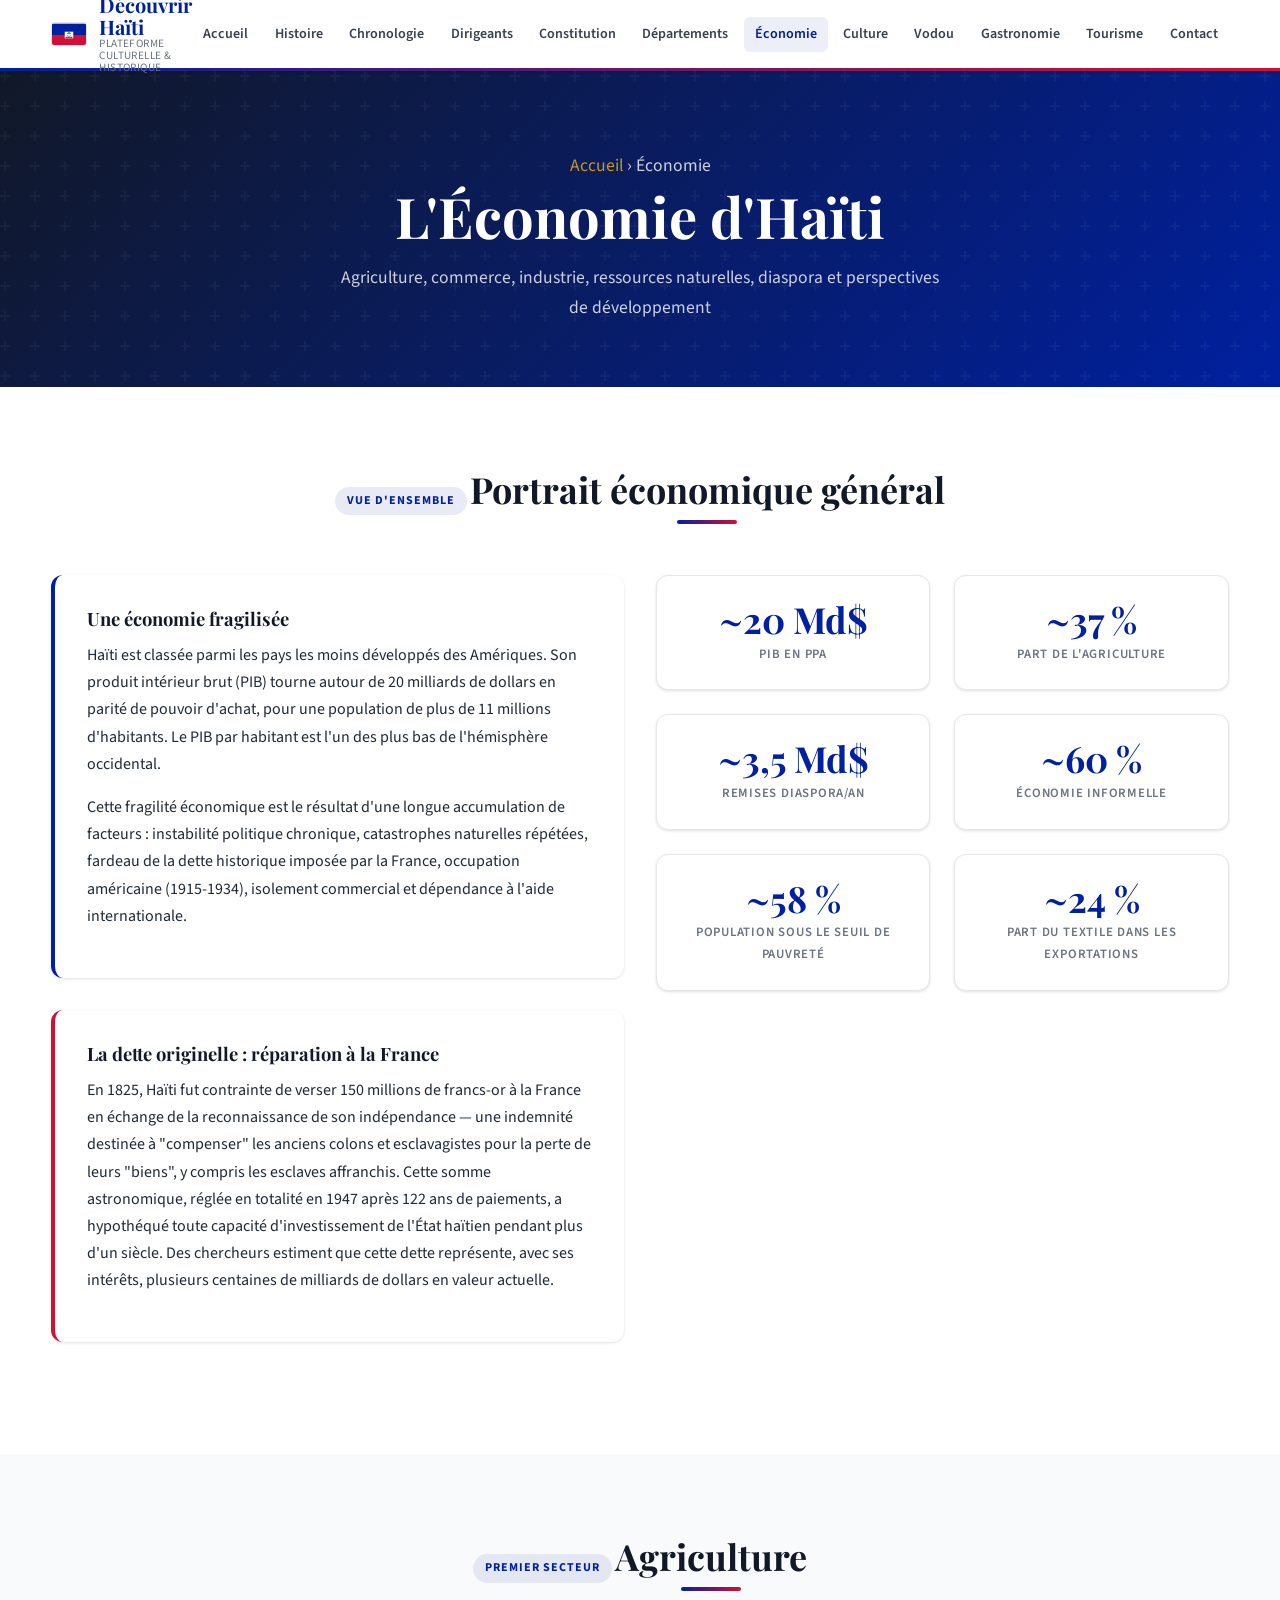
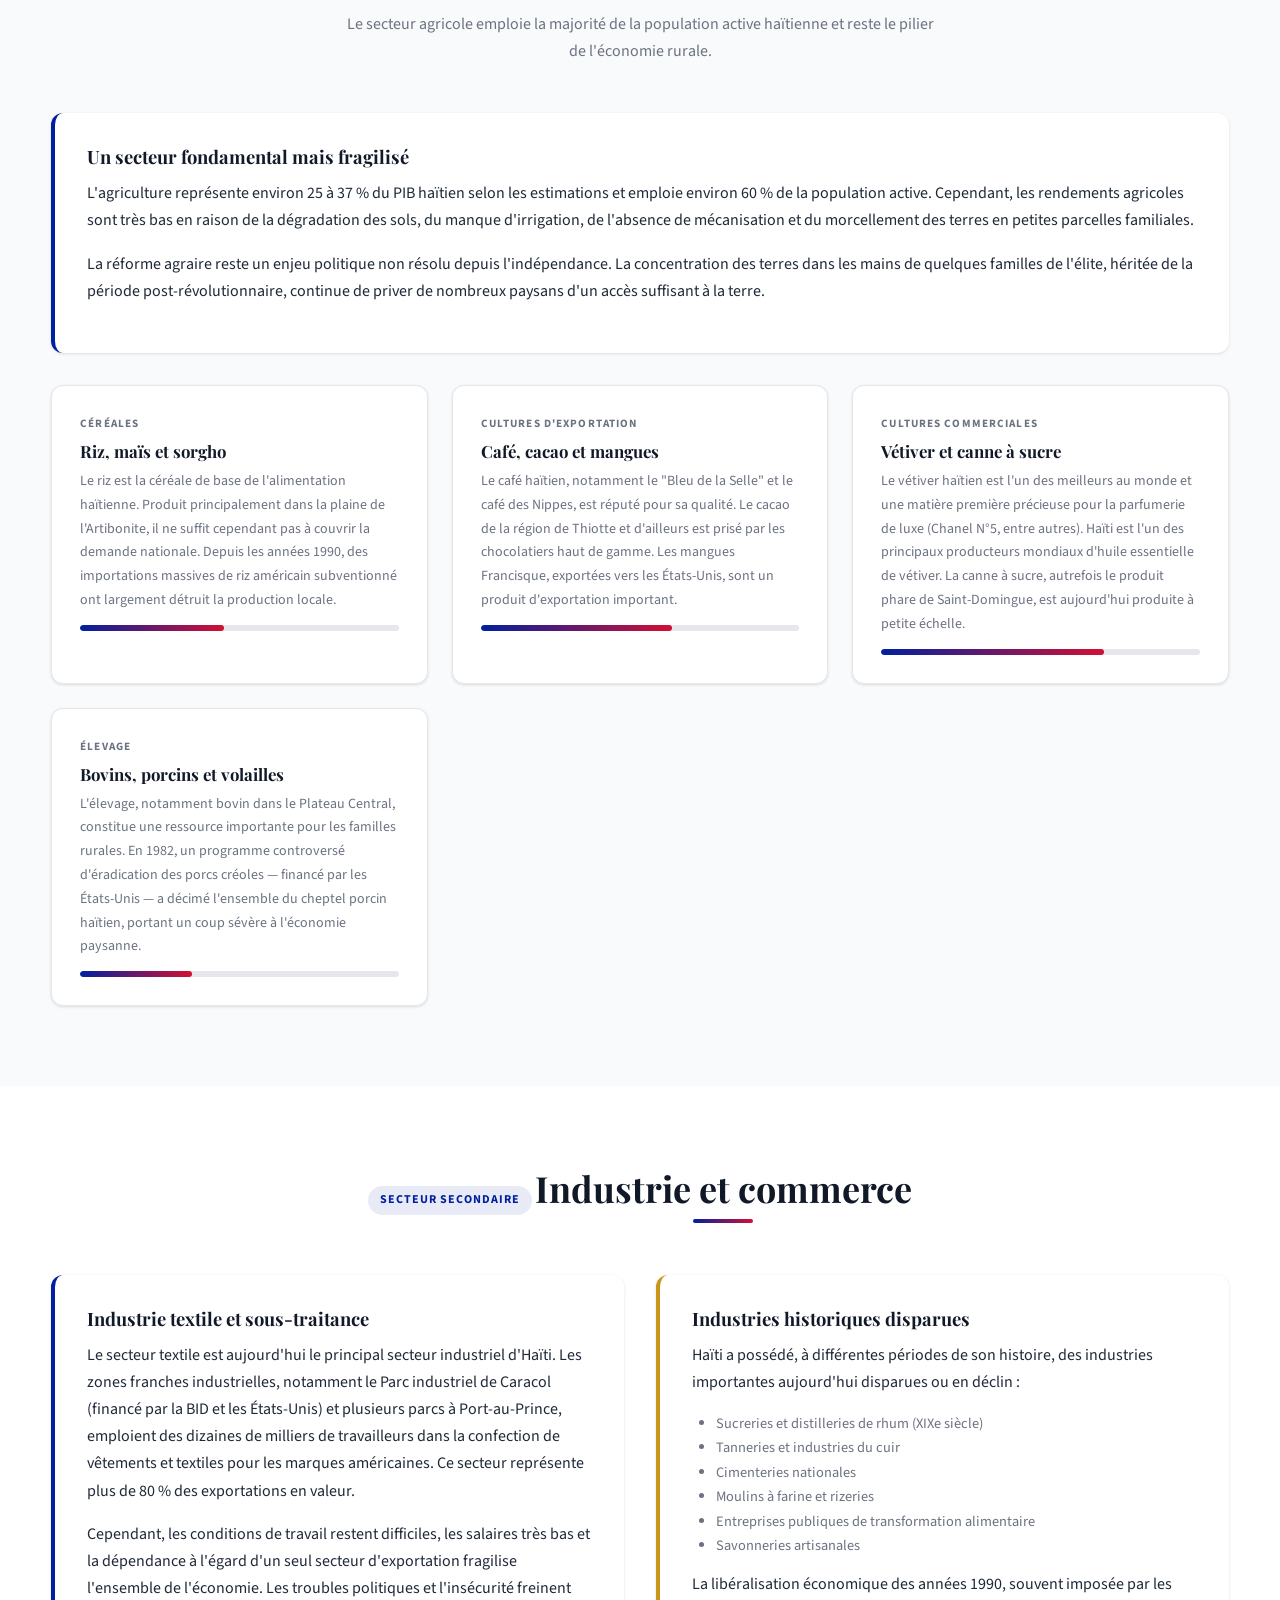
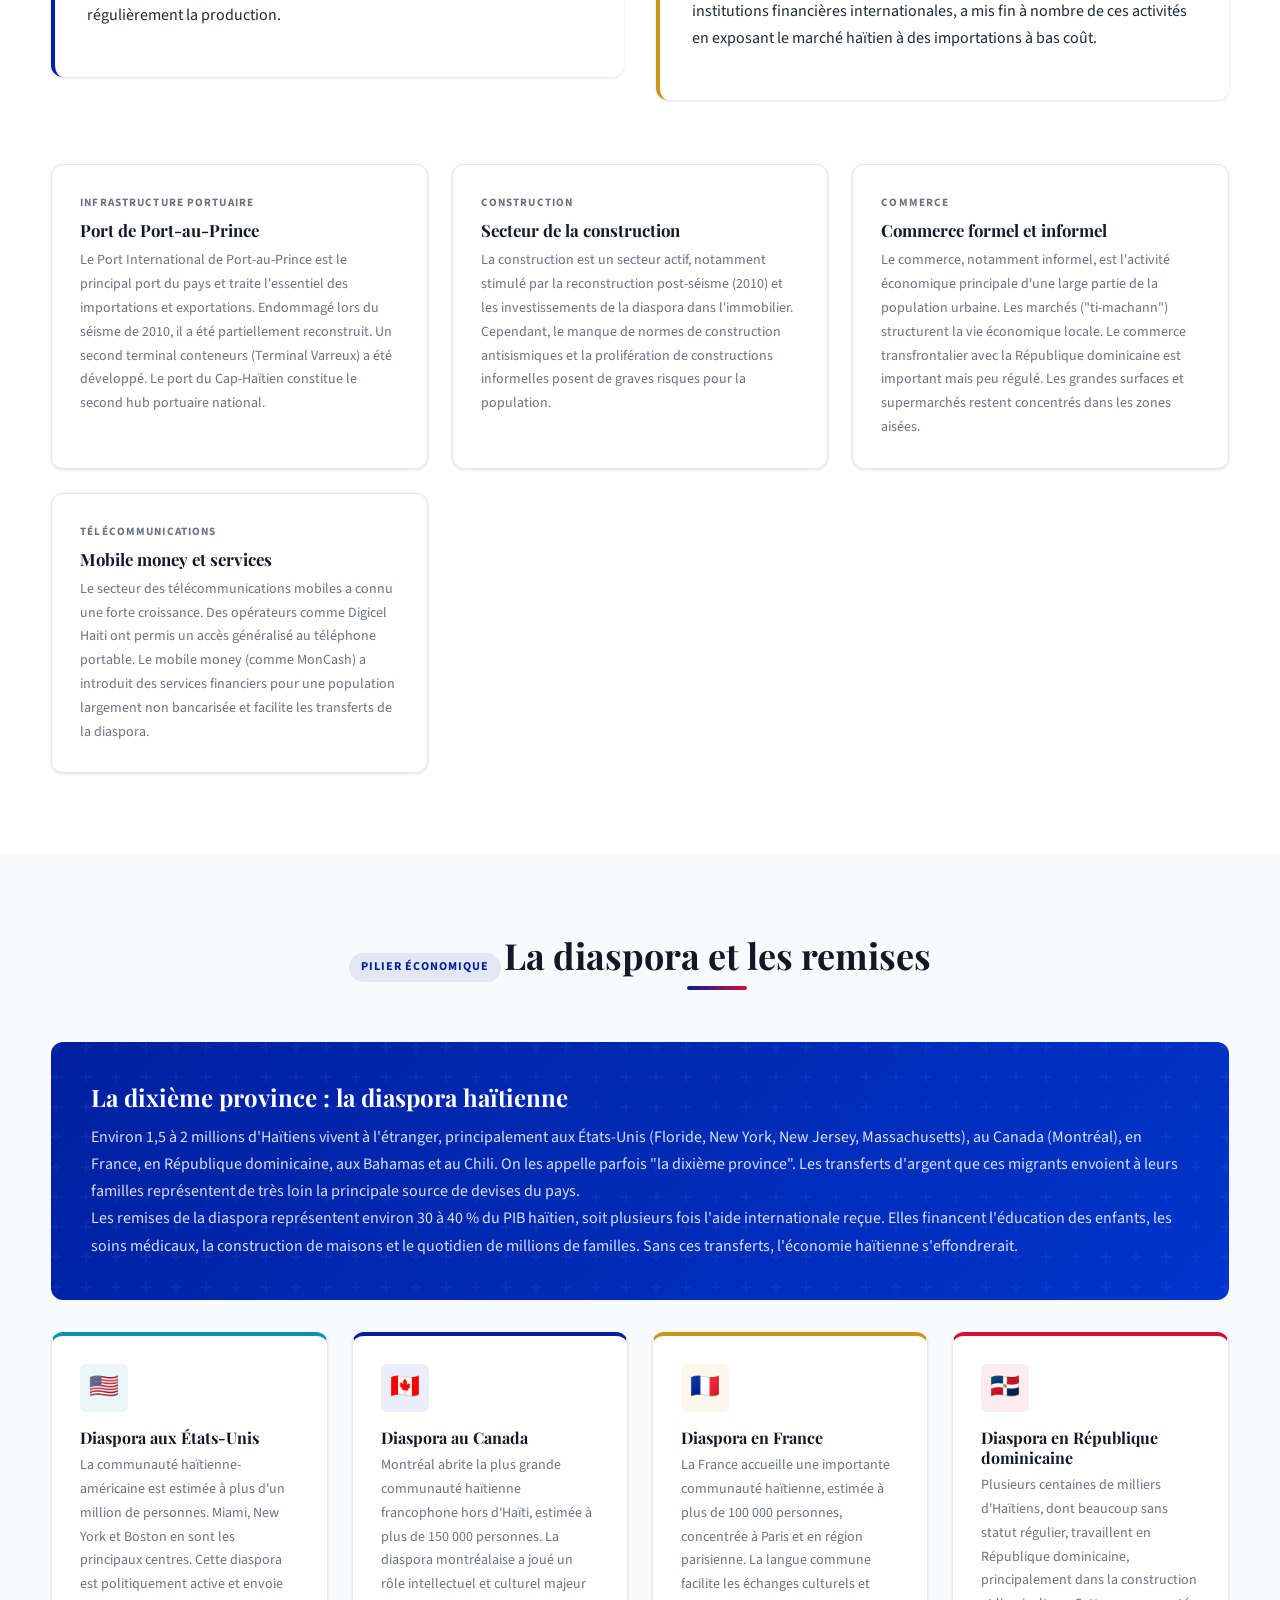
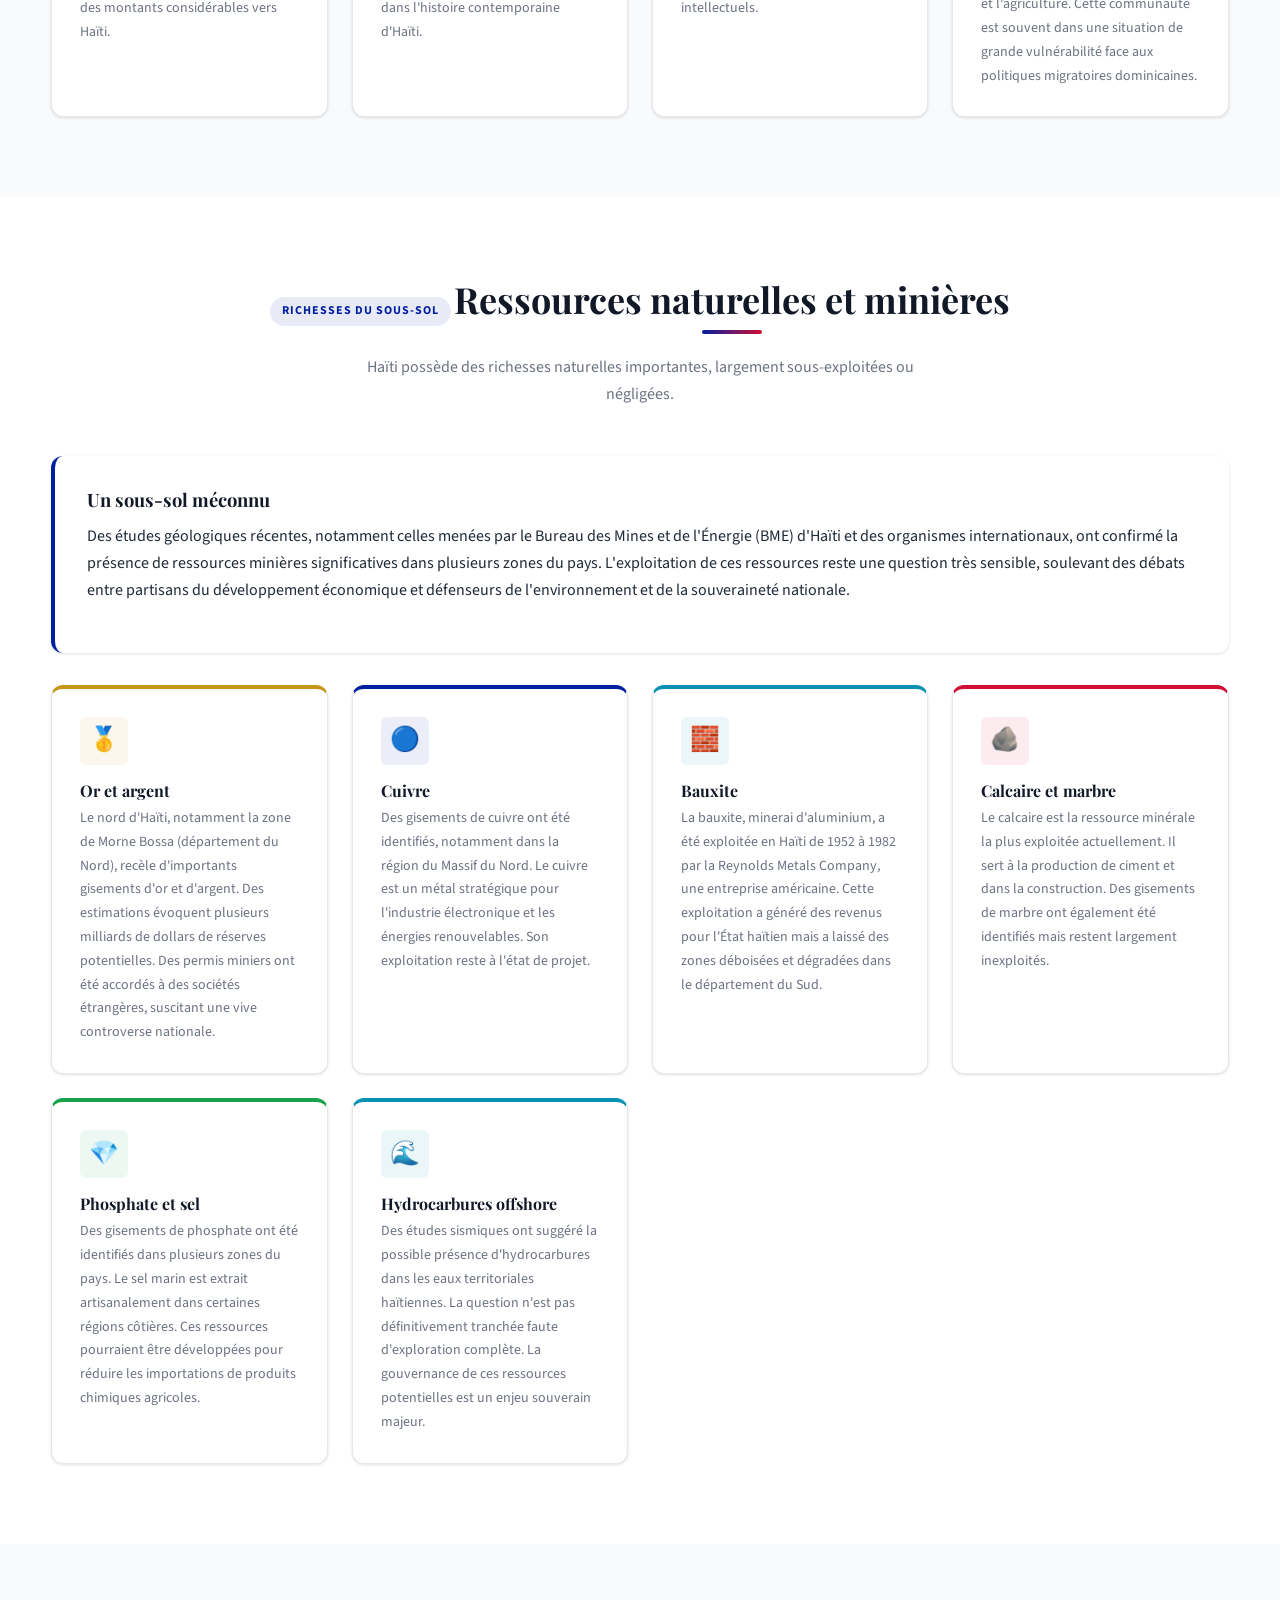
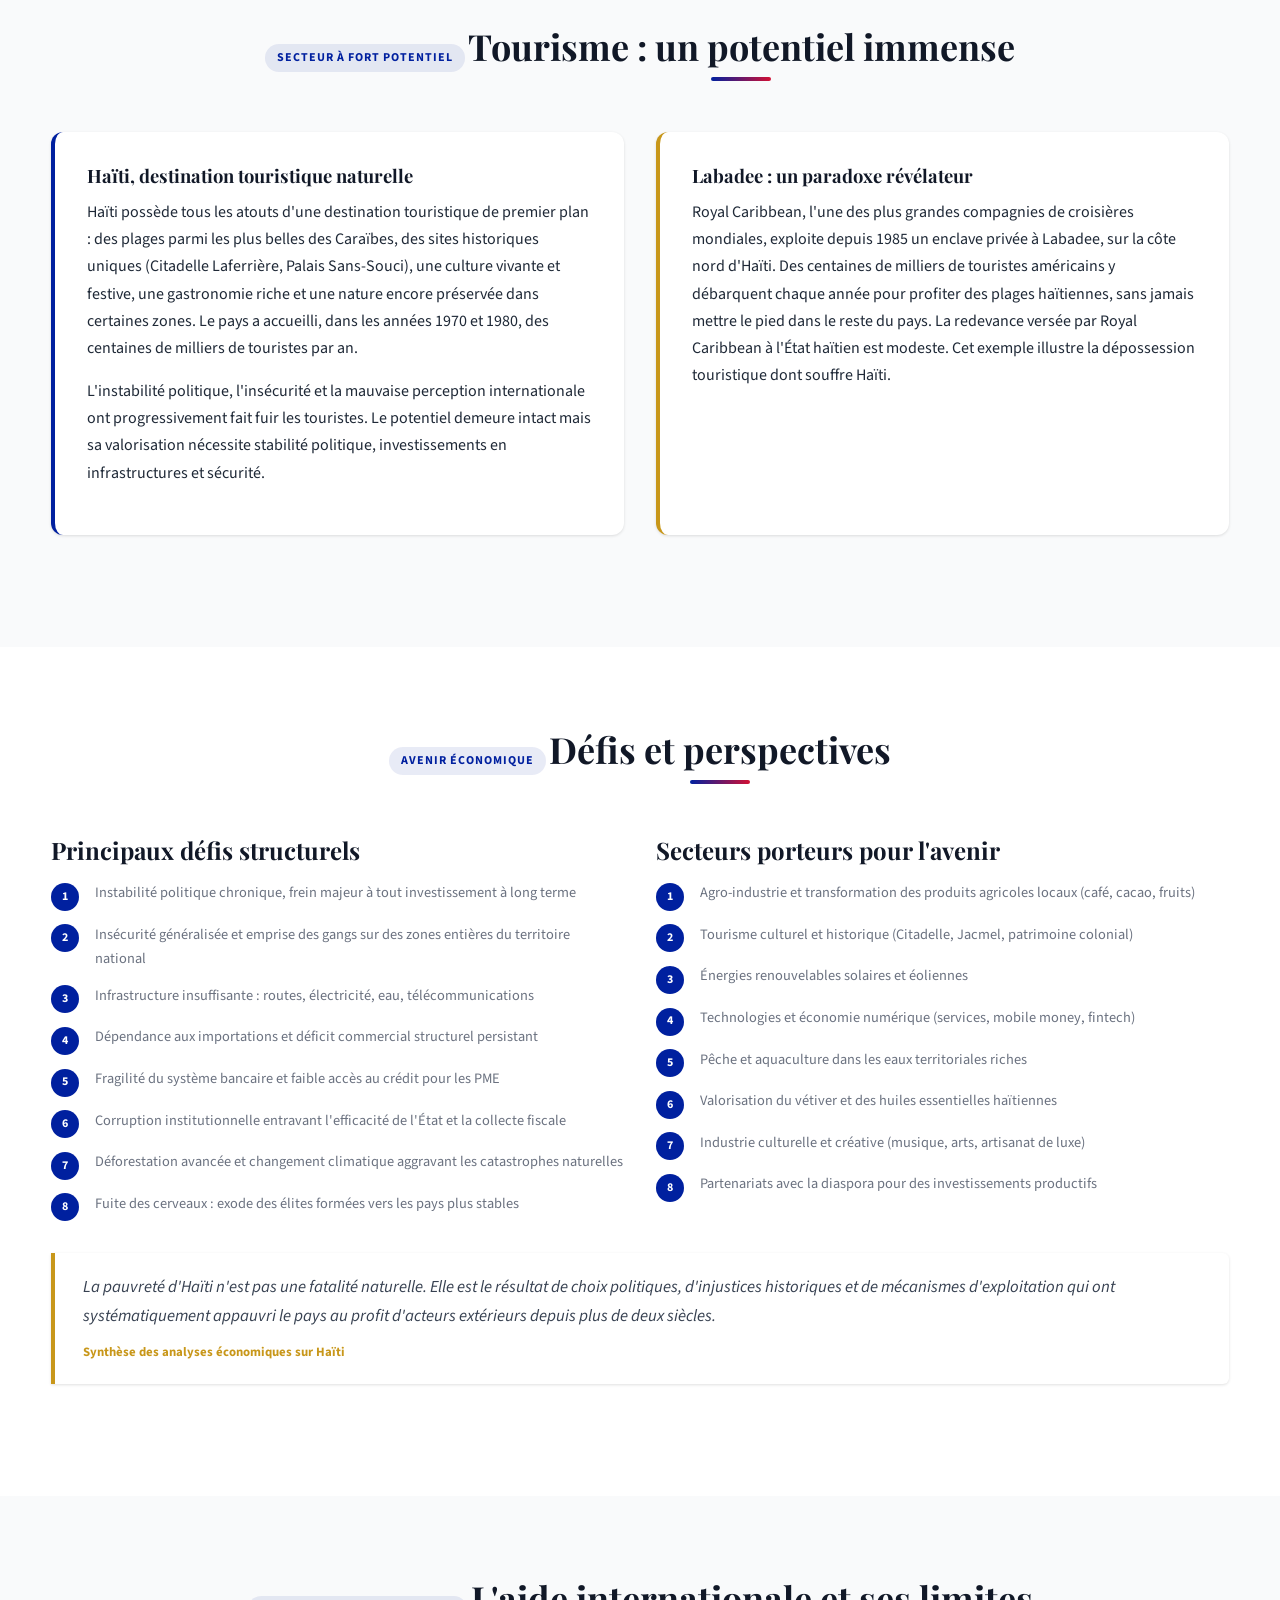
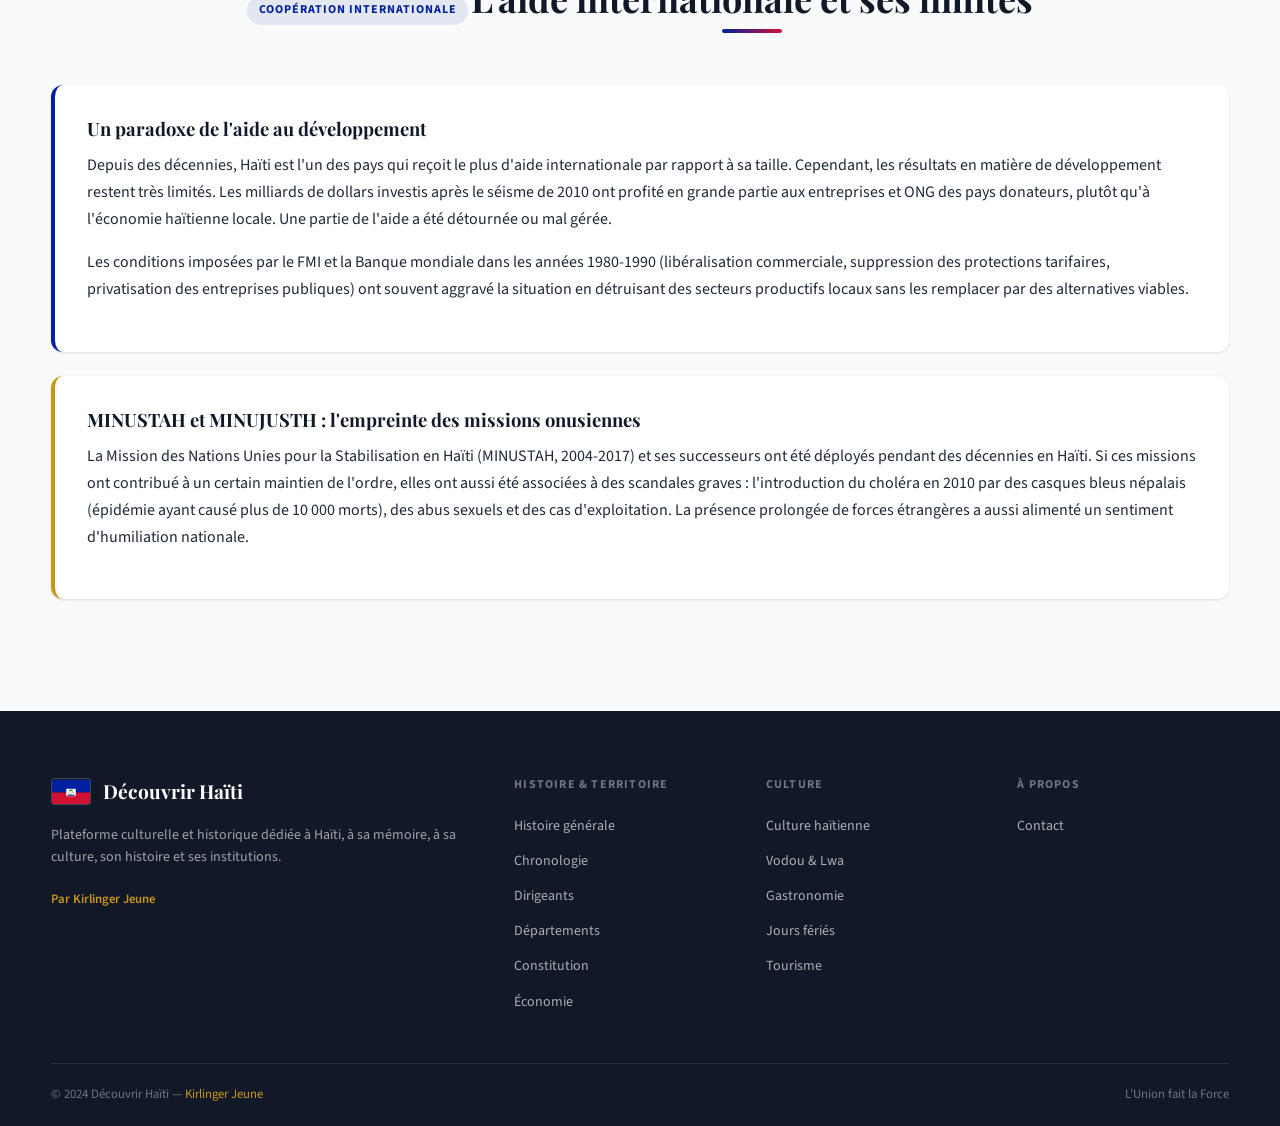
<file: economie.html>
<!DOCTYPE html>
<html lang="fr">
<head>
  <meta charset="UTF-8" />
  <meta name="viewport" content="width=device-width, initial-scale=1.0" />
  <title>Économie d'Haïti — Découvrir Haïti</title>
  <meta name="description" content="L'économie haïtienne : agriculture, commerce, ports, industrie, tourisme, remises de la diaspora, ressources naturelles et minières." />
  <link rel="preconnect" href="https://fonts.googleapis.com" />
  <link rel="preconnect" href="https://fonts.gstatic.com" crossorigin />
  <link href="https://fonts.googleapis.com/css2?family=Playfair+Display:wght@400;600;700&family=Source+Sans+3:wght@300;400;600;700&display=swap" rel="stylesheet" />
  <link rel="stylesheet" href="css/style.css" />
</head>
<body>

  <nav class="navbar" role="navigation" aria-label="Navigation principale">
    <div class="container navbar__inner">
      <a href="index.html" class="navbar__brand" aria-label="Accueil Découvrir Haïti">
        <div class="navbar__flag"><img src="assets/flags/haiti-flag.svg" alt="Drapeau haïtien" width="36" height="24" /></div>
        <div class="navbar__logo">Découvrir Haïti<span>Plateforme culturelle &amp; historique</span></div>
      </a>
      <button class="navbar__toggle" aria-expanded="false" aria-controls="main-menu" aria-label="Ouvrir le menu">
        <span></span><span></span><span></span>
      </button>
      <ul class="navbar__menu" id="main-menu" role="list">
        <li><a href="index.html">Accueil</a></li>
        <li><a href="histoire.html">Histoire</a></li>
        <li><a href="chronologie.html">Chronologie</a></li>
        <li><a href="dirigeants.html">Dirigeants</a></li>
        <li><a href="constitution.html">Constitution</a></li>
        <li><a href="departements.html">Départements</a></li>
        <li><a href="economie.html">Économie</a></li>
        <li><a href="culture.html">Culture</a></li>
        <li><a href="vodou.html">Vodou</a></li>
        <li><a href="gastronomie.html">Gastronomie</a></li>
        <li><a href="tourisme.html">Tourisme</a></li>
        <li><a href="contact.html">Contact</a></li>
      </ul>
    </div>
  </nav>

  <header class="page-header">
    <div class="container">
      <p class="page-header__breadcrumb"><a href="index.html">Accueil</a> › Économie</p>
      <h1>L'Économie d'Haïti</h1>
      <p>Agriculture, commerce, industrie, ressources naturelles, diaspora et perspectives de développement</p>
    </div>
  </header>

  <!-- APERCU ECONOMIQUE -->
  <section class="section section--alt" aria-labelledby="apercu-heading">
    <div class="container">
      <div class="section-header">
        <span class="tag">Vue d'ensemble</span>
        <h2 id="apercu-heading">Portrait économique général</h2>
      </div>
      <div class="two-col" style="align-items:start;">
        <div>
          <div class="info-box">
            <h3>Une économie fragilisée</h3>
            <p>Haïti est classée parmi les pays les moins développés des Amériques. Son produit intérieur brut (PIB) tourne autour de 20 milliards de dollars en parité de pouvoir d'achat, pour une population de plus de 11 millions d'habitants. Le PIB par habitant est l'un des plus bas de l'hémisphère occidental.</p>
            <p>Cette fragilité économique est le résultat d'une longue accumulation de facteurs : instabilité politique chronique, catastrophes naturelles répétées, fardeau de la dette historique imposée par la France, occupation américaine (1915-1934), isolement commercial et dépendance à l'aide internationale.</p>
          </div>
          <div class="info-box info-box--red" style="margin-top:1.5rem;">
            <h3>La dette originelle : réparation à la France</h3>
            <p>En 1825, Haïti fut contrainte de verser 150 millions de francs-or à la France en échange de la reconnaissance de son indépendance — une indemnité destinée à "compenser" les anciens colons et esclavagistes pour la perte de leurs "biens", y compris les esclaves affranchis. Cette somme astronomique, réglée en totalité en 1947 après 122 ans de paiements, a hypothéqué toute capacité d'investissement de l'État haïtien pendant plus d'un siècle. Des chercheurs estiment que cette dette représente, avec ses intérêts, plusieurs centaines de milliards de dollars en valeur actuelle.</p>
          </div>
        </div>
        <div>
          <div class="stats-grid" style="grid-template-columns:repeat(2,1fr); margin-bottom:1.5rem;">
            <div class="stat-card">
              <div class="stat-card__value">~20 Md$</div>
              <div class="stat-card__label">PIB en PPA</div>
            </div>
            <div class="stat-card">
              <div class="stat-card__value">~37 %</div>
              <div class="stat-card__label">Part de l'agriculture</div>
            </div>
            <div class="stat-card">
              <div class="stat-card__value">~3,5 Md$</div>
              <div class="stat-card__label">Remises diaspora/an</div>
            </div>
            <div class="stat-card">
              <div class="stat-card__value">~60 %</div>
              <div class="stat-card__label">Économie informelle</div>
            </div>
            <div class="stat-card">
              <div class="stat-card__value">~58 %</div>
              <div class="stat-card__label">Population sous le seuil de pauvreté</div>
            </div>
            <div class="stat-card">
              <div class="stat-card__value">~24 %</div>
              <div class="stat-card__label">Part du textile dans les exportations</div>
            </div>
          </div>
        </div>
      </div>
    </div>
  </section>

  <!-- AGRICULTURE -->
  <section class="section" aria-labelledby="agri-heading">
    <div class="container">
      <div class="section-header">
        <span class="tag">Premier secteur</span>
        <h2 id="agri-heading">Agriculture</h2>
        <p>Le secteur agricole emploie la majorité de la population active haïtienne et reste le pilier de l'économie rurale.</p>
      </div>

      <div class="info-box" style="margin-bottom:2rem;">
        <h3>Un secteur fondamental mais fragilisé</h3>
        <p>L'agriculture représente environ 25 à 37 % du PIB haïtien selon les estimations et emploie environ 60 % de la population active. Cependant, les rendements agricoles sont très bas en raison de la dégradation des sols, du manque d'irrigation, de l'absence de mécanisation et du morcellement des terres en petites parcelles familiales.</p>
        <p>La réforme agraire reste un enjeu politique non résolu depuis l'indépendance. La concentration des terres dans les mains de quelques familles de l'élite, héritée de la période post-révolutionnaire, continue de priver de nombreux paysans d'un accès suffisant à la terre.</p>
      </div>

      <div class="cards-grid">
        <div class="sector-card">
          <div class="sector-card__label">Céréales</div>
          <h3>Riz, maïs et sorgho</h3>
          <p>Le riz est la céréale de base de l'alimentation haïtienne. Produit principalement dans la plaine de l'Artibonite, il ne suffit cependant pas à couvrir la demande nationale. Depuis les années 1990, des importations massives de riz américain subventionné ont largement détruit la production locale.</p>
          <div class="pct-bar"><div class="pct-bar__fill" style="width:45%"></div></div>
        </div>
        <div class="sector-card">
          <div class="sector-card__label">Cultures d'exportation</div>
          <h3>Café, cacao et mangues</h3>
          <p>Le café haïtien, notamment le "Bleu de la Selle" et le café des Nippes, est réputé pour sa qualité. Le cacao de la région de Thiotte et d'ailleurs est prisé par les chocolatiers haut de gamme. Les mangues Francisque, exportées vers les États-Unis, sont un produit d'exportation important.</p>
          <div class="pct-bar"><div class="pct-bar__fill" style="width:60%"></div></div>
        </div>
        <div class="sector-card">
          <div class="sector-card__label">Cultures commerciales</div>
          <h3>Vétiver et canne à sucre</h3>
          <p>Le vétiver haïtien est l'un des meilleurs au monde et une matière première précieuse pour la parfumerie de luxe (Chanel N°5, entre autres). Haïti est l'un des principaux producteurs mondiaux d'huile essentielle de vétiver. La canne à sucre, autrefois le produit phare de Saint-Domingue, est aujourd'hui produite à petite échelle.</p>
          <div class="pct-bar"><div class="pct-bar__fill" style="width:70%"></div></div>
        </div>
        <div class="sector-card">
          <div class="sector-card__label">Élevage</div>
          <h3>Bovins, porcins et volailles</h3>
          <p>L'élevage, notamment bovin dans le Plateau Central, constitue une ressource importante pour les familles rurales. En 1982, un programme controversé d'éradication des porcs créoles — financé par les États-Unis — a décimé l'ensemble du cheptel porcin haïtien, portant un coup sévère à l'économie paysanne.</p>
          <div class="pct-bar"><div class="pct-bar__fill" style="width:35%"></div></div>
        </div>
      </div>
    </div>
  </section>

  <!-- INDUSTRIE ET COMMERCE -->
  <section class="section section--alt" aria-labelledby="industrie-heading">
    <div class="container">
      <div class="section-header">
        <span class="tag">Secteur secondaire</span>
        <h2 id="industrie-heading">Industrie et commerce</h2>
      </div>

      <div class="two-col" style="align-items:start; margin-bottom:2rem;">
        <div>
          <div class="info-box">
            <h3>Industrie textile et sous-traitance</h3>
            <p>Le secteur textile est aujourd'hui le principal secteur industriel d'Haïti. Les zones franches industrielles, notamment le Parc industriel de Caracol (financé par la BID et les États-Unis) et plusieurs parcs à Port-au-Prince, emploient des dizaines de milliers de travailleurs dans la confection de vêtements et textiles pour les marques américaines. Ce secteur représente plus de 80 % des exportations en valeur.</p>
            <p>Cependant, les conditions de travail restent difficiles, les salaires très bas et la dépendance à l'égard d'un seul secteur d'exportation fragilise l'ensemble de l'économie. Les troubles politiques et l'insécurité freinent régulièrement la production.</p>
          </div>
        </div>
        <div>
          <div class="info-box info-box--gold">
            <h3>Industries historiques disparues</h3>
            <p>Haïti a possédé, à différentes périodes de son histoire, des industries importantes aujourd'hui disparues ou en déclin :</p>
            <ul style="list-style:disc; padding-left:1.5rem; color:var(--text-light); font-size:.9rem;">
              <li>Sucreries et distilleries de rhum (XIXe siècle)</li>
              <li>Tanneries et industries du cuir</li>
              <li>Cimenteries nationales</li>
              <li>Moulins à farine et rizeries</li>
              <li>Entreprises publiques de transformation alimentaire</li>
              <li>Savonneries artisanales</li>
            </ul>
            <p style="margin-top:.75rem;">La libéralisation économique des années 1990, souvent imposée par les institutions financières internationales, a mis fin à nombre de ces activités en exposant le marché haïtien à des importations à bas coût.</p>
          </div>
        </div>
      </div>

      <div class="cards-grid">
        <div class="sector-card">
          <div class="sector-card__label">Infrastructure portuaire</div>
          <h3>Port de Port-au-Prince</h3>
          <p>Le Port International de Port-au-Prince est le principal port du pays et traite l'essentiel des importations et exportations. Endommagé lors du séisme de 2010, il a été partiellement reconstruit. Un second terminal conteneurs (Terminal Varreux) a été développé. Le port du Cap-Haïtien constitue le second hub portuaire national.</p>
        </div>
        <div class="sector-card">
          <div class="sector-card__label">Construction</div>
          <h3>Secteur de la construction</h3>
          <p>La construction est un secteur actif, notamment stimulé par la reconstruction post-séisme (2010) et les investissements de la diaspora dans l'immobilier. Cependant, le manque de normes de construction antisismiques et la prolifération de constructions informelles posent de graves risques pour la population.</p>
        </div>
        <div class="sector-card">
          <div class="sector-card__label">Commerce</div>
          <h3>Commerce formel et informel</h3>
          <p>Le commerce, notamment informel, est l'activité économique principale d'une large partie de la population urbaine. Les marchés ("ti-machann") structurent la vie économique locale. Le commerce transfrontalier avec la République dominicaine est important mais peu régulé. Les grandes surfaces et supermarchés restent concentrés dans les zones aisées.</p>
        </div>
        <div class="sector-card">
          <div class="sector-card__label">Télécommunications</div>
          <h3>Mobile money et services</h3>
          <p>Le secteur des télécommunications mobiles a connu une forte croissance. Des opérateurs comme Digicel Haiti ont permis un accès généralisé au téléphone portable. Le mobile money (comme MonCash) a introduit des services financiers pour une population largement non bancarisée et facilite les transferts de la diaspora.</p>
        </div>
      </div>
    </div>
  </section>

  <!-- DIASPORA ET REMISES -->
  <section class="section" aria-labelledby="diaspora-heading">
    <div class="container">
      <div class="section-header">
        <span class="tag">Pilier économique</span>
        <h2 id="diaspora-heading">La diaspora et les remises</h2>
      </div>
      <div class="highlight-box" style="margin-bottom:2rem;">
        <h3>La dixième province : la diaspora haïtienne</h3>
        <p>Environ 1,5 à 2 millions d'Haïtiens vivent à l'étranger, principalement aux États-Unis (Floride, New York, New Jersey, Massachusetts), au Canada (Montréal), en France, en République dominicaine, aux Bahamas et au Chili. On les appelle parfois "la dixième province". Les transferts d'argent que ces migrants envoient à leurs familles représentent de très loin la principale source de devises du pays.</p>
        <p>Les remises de la diaspora représentent environ 30 à 40 % du PIB haïtien, soit plusieurs fois l'aide internationale reçue. Elles financent l'éducation des enfants, les soins médicaux, la construction de maisons et le quotidien de millions de familles. Sans ces transferts, l'économie haïtienne s'effondrerait.</p>
      </div>
      <div class="resource-grid">
        <div class="resource-card resource-card--teal">
          <div class="resource-card__icon">🇺🇸</div>
          <h3>Diaspora aux États-Unis</h3>
          <p>La communauté haïtienne-américaine est estimée à plus d'un million de personnes. Miami, New York et Boston en sont les principaux centres. Cette diaspora est politiquement active et envoie des montants considérables vers Haïti.</p>
        </div>
        <div class="resource-card">
          <div class="resource-card__icon">🇨🇦</div>
          <h3>Diaspora au Canada</h3>
          <p>Montréal abrite la plus grande communauté haïtienne francophone hors d'Haïti, estimée à plus de 150 000 personnes. La diaspora montréalaise a joué un rôle intellectuel et culturel majeur dans l'histoire contemporaine d'Haïti.</p>
        </div>
        <div class="resource-card resource-card--gold">
          <div class="resource-card__icon">🇫🇷</div>
          <h3>Diaspora en France</h3>
          <p>La France accueille une importante communauté haïtienne, estimée à plus de 100 000 personnes, concentrée à Paris et en région parisienne. La langue commune facilite les échanges culturels et intellectuels.</p>
        </div>
        <div class="resource-card resource-card--red">
          <div class="resource-card__icon">🇩🇴</div>
          <h3>Diaspora en République dominicaine</h3>
          <p>Plusieurs centaines de milliers d'Haïtiens, dont beaucoup sans statut régulier, travaillent en République dominicaine, principalement dans la construction et l'agriculture. Cette communauté est souvent dans une situation de grande vulnérabilité face aux politiques migratoires dominicaines.</p>
        </div>
      </div>
    </div>
  </section>

  <!-- RESSOURCES NATURELLES ET MINIERES -->
  <section class="section section--alt" aria-labelledby="ressources-heading">
    <div class="container">
      <div class="section-header">
        <span class="tag">Richesses du sous-sol</span>
        <h2 id="ressources-heading">Ressources naturelles et minières</h2>
        <p>Haïti possède des richesses naturelles importantes, largement sous-exploitées ou négligées.</p>
      </div>

      <div class="info-box" style="margin-bottom:2rem;">
        <h3>Un sous-sol méconnu</h3>
        <p>Des études géologiques récentes, notamment celles menées par le Bureau des Mines et de l'Énergie (BME) d'Haïti et des organismes internationaux, ont confirmé la présence de ressources minières significatives dans plusieurs zones du pays. L'exploitation de ces ressources reste une question très sensible, soulevant des débats entre partisans du développement économique et défenseurs de l'environnement et de la souveraineté nationale.</p>
      </div>

      <div class="resource-grid">
        <div class="resource-card resource-card--gold">
          <div class="resource-card__icon">🥇</div>
          <h3>Or et argent</h3>
          <p>Le nord d'Haïti, notamment la zone de Morne Bossa (département du Nord), recèle d'importants gisements d'or et d'argent. Des estimations évoquent plusieurs milliards de dollars de réserves potentielles. Des permis miniers ont été accordés à des sociétés étrangères, suscitant une vive controverse nationale.</p>
        </div>
        <div class="resource-card">
          <div class="resource-card__icon">🔵</div>
          <h3>Cuivre</h3>
          <p>Des gisements de cuivre ont été identifiés, notamment dans la région du Massif du Nord. Le cuivre est un métal stratégique pour l'industrie électronique et les énergies renouvelables. Son exploitation reste à l'état de projet.</p>
        </div>
        <div class="resource-card resource-card--teal">
          <div class="resource-card__icon">🧱</div>
          <h3>Bauxite</h3>
          <p>La bauxite, minerai d'aluminium, a été exploitée en Haïti de 1952 à 1982 par la Reynolds Metals Company, une entreprise américaine. Cette exploitation a généré des revenus pour l'État haïtien mais a laissé des zones déboisées et dégradées dans le département du Sud.</p>
        </div>
        <div class="resource-card resource-card--red">
          <div class="resource-card__icon">🪨</div>
          <h3>Calcaire et marbre</h3>
          <p>Le calcaire est la ressource minérale la plus exploitée actuellement. Il sert à la production de ciment et dans la construction. Des gisements de marbre ont également été identifiés mais restent largement inexploités.</p>
        </div>
        <div class="resource-card resource-card--green">
          <div class="resource-card__icon">💎</div>
          <h3>Phosphate et sel</h3>
          <p>Des gisements de phosphate ont été identifiés dans plusieurs zones du pays. Le sel marin est extrait artisanalement dans certaines régions côtières. Ces ressources pourraient être développées pour réduire les importations de produits chimiques agricoles.</p>
        </div>
        <div class="resource-card resource-card--teal">
          <div class="resource-card__icon">🌊</div>
          <h3>Hydrocarbures offshore</h3>
          <p>Des études sismiques ont suggéré la possible présence d'hydrocarbures dans les eaux territoriales haïtiennes. La question n'est pas définitivement tranchée faute d'exploration complète. La gouvernance de ces ressources potentielles est un enjeu souverain majeur.</p>
        </div>
      </div>
    </div>
  </section>

  <!-- TOURISME ECONOMIQUE -->
  <section class="section" aria-labelledby="tourisme-eco-heading">
    <div class="container">
      <div class="section-header">
        <span class="tag">Secteur à fort potentiel</span>
        <h2 id="tourisme-eco-heading">Tourisme : un potentiel immense</h2>
      </div>
      <div class="two-col">
        <div class="info-box">
          <h3>Haïti, destination touristique naturelle</h3>
          <p>Haïti possède tous les atouts d'une destination touristique de premier plan : des plages parmi les plus belles des Caraïbes, des sites historiques uniques (Citadelle Laferrière, Palais Sans-Souci), une culture vivante et festive, une gastronomie riche et une nature encore préservée dans certaines zones. Le pays a accueilli, dans les années 1970 et 1980, des centaines de milliers de touristes par an.</p>
          <p>L'instabilité politique, l'insécurité et la mauvaise perception internationale ont progressivement fait fuir les touristes. Le potentiel demeure intact mais sa valorisation nécessite stabilité politique, investissements en infrastructures et sécurité.</p>
        </div>
        <div class="info-box info-box--gold">
          <h3>Labadee : un paradoxe révélateur</h3>
          <p>Royal Caribbean, l'une des plus grandes compagnies de croisières mondiales, exploite depuis 1985 un enclave privée à Labadee, sur la côte nord d'Haïti. Des centaines de milliers de touristes américains y débarquent chaque année pour profiter des plages haïtiennes, sans jamais mettre le pied dans le reste du pays. La redevance versée par Royal Caribbean à l'État haïtien est modeste. Cet exemple illustre la dépossession touristique dont souffre Haïti.</p>
        </div>
      </div>
    </div>
  </section>

  <!-- DEFIS ET PERSPECTIVES -->
  <section class="section section--alt" aria-labelledby="perspectives-heading">
    <div class="container">
      <div class="section-header">
        <span class="tag">Avenir économique</span>
        <h2 id="perspectives-heading">Défis et perspectives</h2>
      </div>
      <div class="two-col" style="margin-bottom:2rem;">
        <div>
          <h3 style="margin-bottom:1rem; font-family:var(--font-head);">Principaux défis structurels</h3>
          <ul class="num-list">
            <li>Instabilité politique chronique, frein majeur à tout investissement à long terme</li>
            <li>Insécurité généralisée et emprise des gangs sur des zones entières du territoire national</li>
            <li>Infrastructure insuffisante : routes, électricité, eau, télécommunications</li>
            <li>Dépendance aux importations et déficit commercial structurel persistant</li>
            <li>Fragilité du système bancaire et faible accès au crédit pour les PME</li>
            <li>Corruption institutionnelle entravant l'efficacité de l'État et la collecte fiscale</li>
            <li>Déforestation avancée et changement climatique aggravant les catastrophes naturelles</li>
            <li>Fuite des cerveaux : exode des élites formées vers les pays plus stables</li>
          </ul>
        </div>
        <div>
          <h3 style="margin-bottom:1rem; font-family:var(--font-head);">Secteurs porteurs pour l'avenir</h3>
          <ul class="num-list">
            <li>Agro-industrie et transformation des produits agricoles locaux (café, cacao, fruits)</li>
            <li>Tourisme culturel et historique (Citadelle, Jacmel, patrimoine colonial)</li>
            <li>Énergies renouvelables solaires et éoliennes</li>
            <li>Technologies et économie numérique (services, mobile money, fintech)</li>
            <li>Pêche et aquaculture dans les eaux territoriales riches</li>
            <li>Valorisation du vétiver et des huiles essentielles haïtiennes</li>
            <li>Industrie culturelle et créative (musique, arts, artisanat de luxe)</li>
            <li>Partenariats avec la diaspora pour des investissements productifs</li>
          </ul>
        </div>
      </div>

      <blockquote class="blockquote-haiti">
        La pauvreté d'Haïti n'est pas une fatalité naturelle. Elle est le résultat de choix politiques, d'injustices historiques et de mécanismes d'exploitation qui ont systématiquement appauvri le pays au profit d'acteurs extérieurs depuis plus de deux siècles.
        <cite>Synthèse des analyses économiques sur Haïti</cite>
      </blockquote>
    </div>
  </section>

  <!-- AIDE INTERNATIONALE -->
  <section class="section" aria-labelledby="aide-heading">
    <div class="container">
      <div class="section-header">
        <span class="tag">Coopération internationale</span>
        <h2 id="aide-heading">L'aide internationale et ses limites</h2>
      </div>
      <div class="info-box" style="margin-bottom:1.5rem;">
        <h3>Un paradoxe de l'aide au développement</h3>
        <p>Depuis des décennies, Haïti est l'un des pays qui reçoit le plus d'aide internationale par rapport à sa taille. Cependant, les résultats en matière de développement restent très limités. Les milliards de dollars investis après le séisme de 2010 ont profité en grande partie aux entreprises et ONG des pays donateurs, plutôt qu'à l'économie haïtienne locale. Une partie de l'aide a été détournée ou mal gérée.</p>
        <p>Les conditions imposées par le FMI et la Banque mondiale dans les années 1980-1990 (libéralisation commerciale, suppression des protections tarifaires, privatisation des entreprises publiques) ont souvent aggravé la situation en détruisant des secteurs productifs locaux sans les remplacer par des alternatives viables.</p>
      </div>
      <div class="info-box info-box--gold">
        <h3>MINUSTAH et MINUJUSTH : l'empreinte des missions onusiennes</h3>
        <p>La Mission des Nations Unies pour la Stabilisation en Haïti (MINUSTAH, 2004-2017) et ses successeurs ont été déployés pendant des décennies en Haïti. Si ces missions ont contribué à un certain maintien de l'ordre, elles ont aussi été associées à des scandales graves : l'introduction du choléra en 2010 par des casques bleus népalais (épidémie ayant causé plus de 10 000 morts), des abus sexuels et des cas d'exploitation. La présence prolongée de forces étrangères a aussi alimenté un sentiment d'humiliation nationale.</p>
      </div>
    </div>
  </section>

  <footer class="footer" role="contentinfo">
    <div class="container">
      <div class="footer__grid">
        <div>
          <div class="footer__brand">
            <div class="footer__flag"><img src="assets/flags/haiti-flag.svg" alt="Drapeau haïtien" width="40" height="27" /></div>
            <span class="footer__brand-name">Découvrir Haïti</span>
          </div>
          <p class="footer__desc">Plateforme culturelle et historique dédiée à Haïti, à sa mémoire, à sa culture, son histoire et ses institutions.</p>
          <p class="footer__author">Par Kirlinger Jeune</p>
        </div>
        <div>
          <p class="footer__heading">Histoire &amp; Territoire</p>
          <ul class="footer__links">
            <li><a href="histoire.html">Histoire générale</a></li>
            <li><a href="chronologie.html">Chronologie</a></li>
            <li><a href="dirigeants.html">Dirigeants</a></li>
            <li><a href="departements.html">Départements</a></li>
            <li><a href="constitution.html">Constitution</a></li>
            <li><a href="economie.html">Économie</a></li>
          </ul>
        </div>
        <div>
          <p class="footer__heading">Culture</p>
          <ul class="footer__links">
            <li><a href="culture.html">Culture haïtienne</a></li>
            <li><a href="vodou.html">Vodou &amp; Lwa</a></li>
            <li><a href="gastronomie.html">Gastronomie</a></li>
            <li><a href="jours-feries.html">Jours fériés</a></li>
            <li><a href="tourisme.html">Tourisme</a></li>
          </ul>
        </div>
        <div>
          <p class="footer__heading">À propos</p>
          <ul class="footer__links">
            <li><a href="contact.html">Contact</a></li>
          </ul>
        </div>
      </div>
      <div class="footer__bottom">
        <p>&copy; 2024 Découvrir Haïti — <a href="contact.html">Kirlinger Jeune</a></p>
        <p>L'Union fait la Force</p>
      </div>
    </div>
  </footer>

  <button class="back-to-top" aria-label="Retour en haut de page">↑</button>
  <script src="js/script.js"></script>
</body>
</html>
</file>
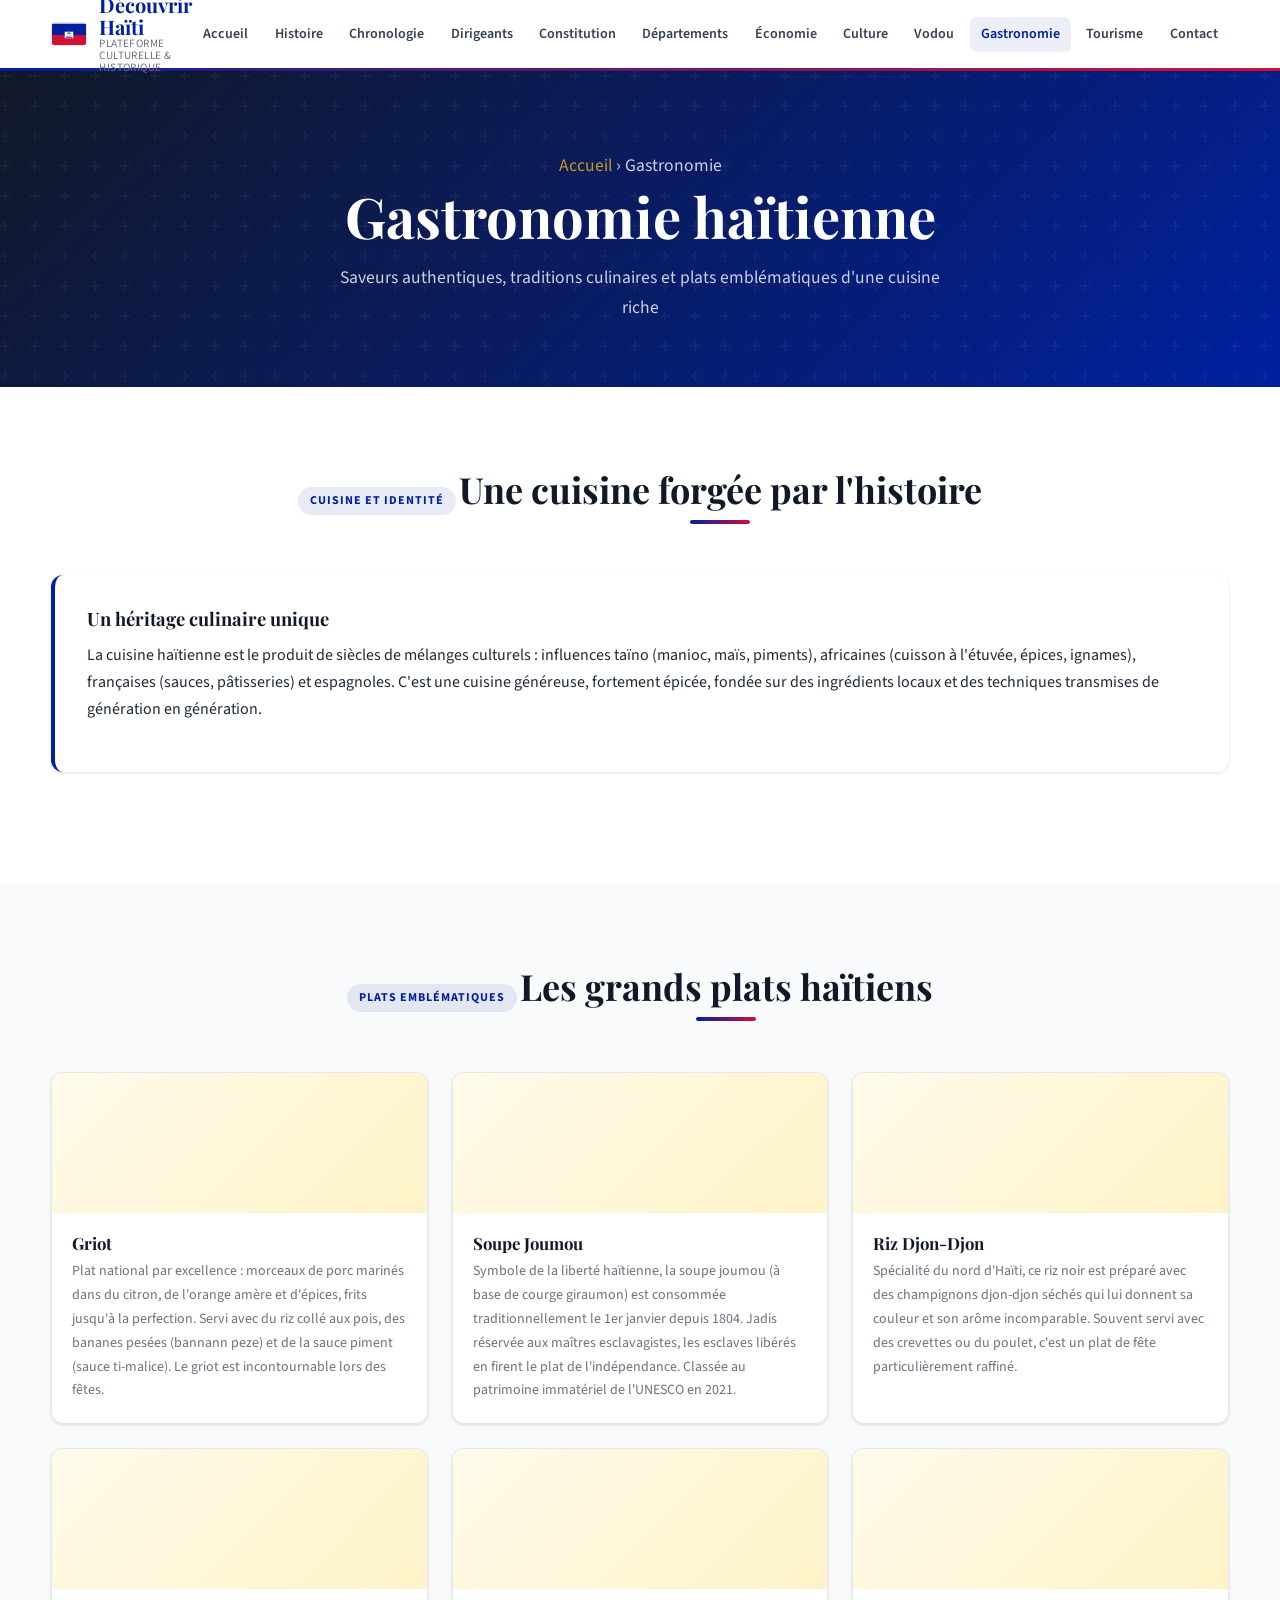
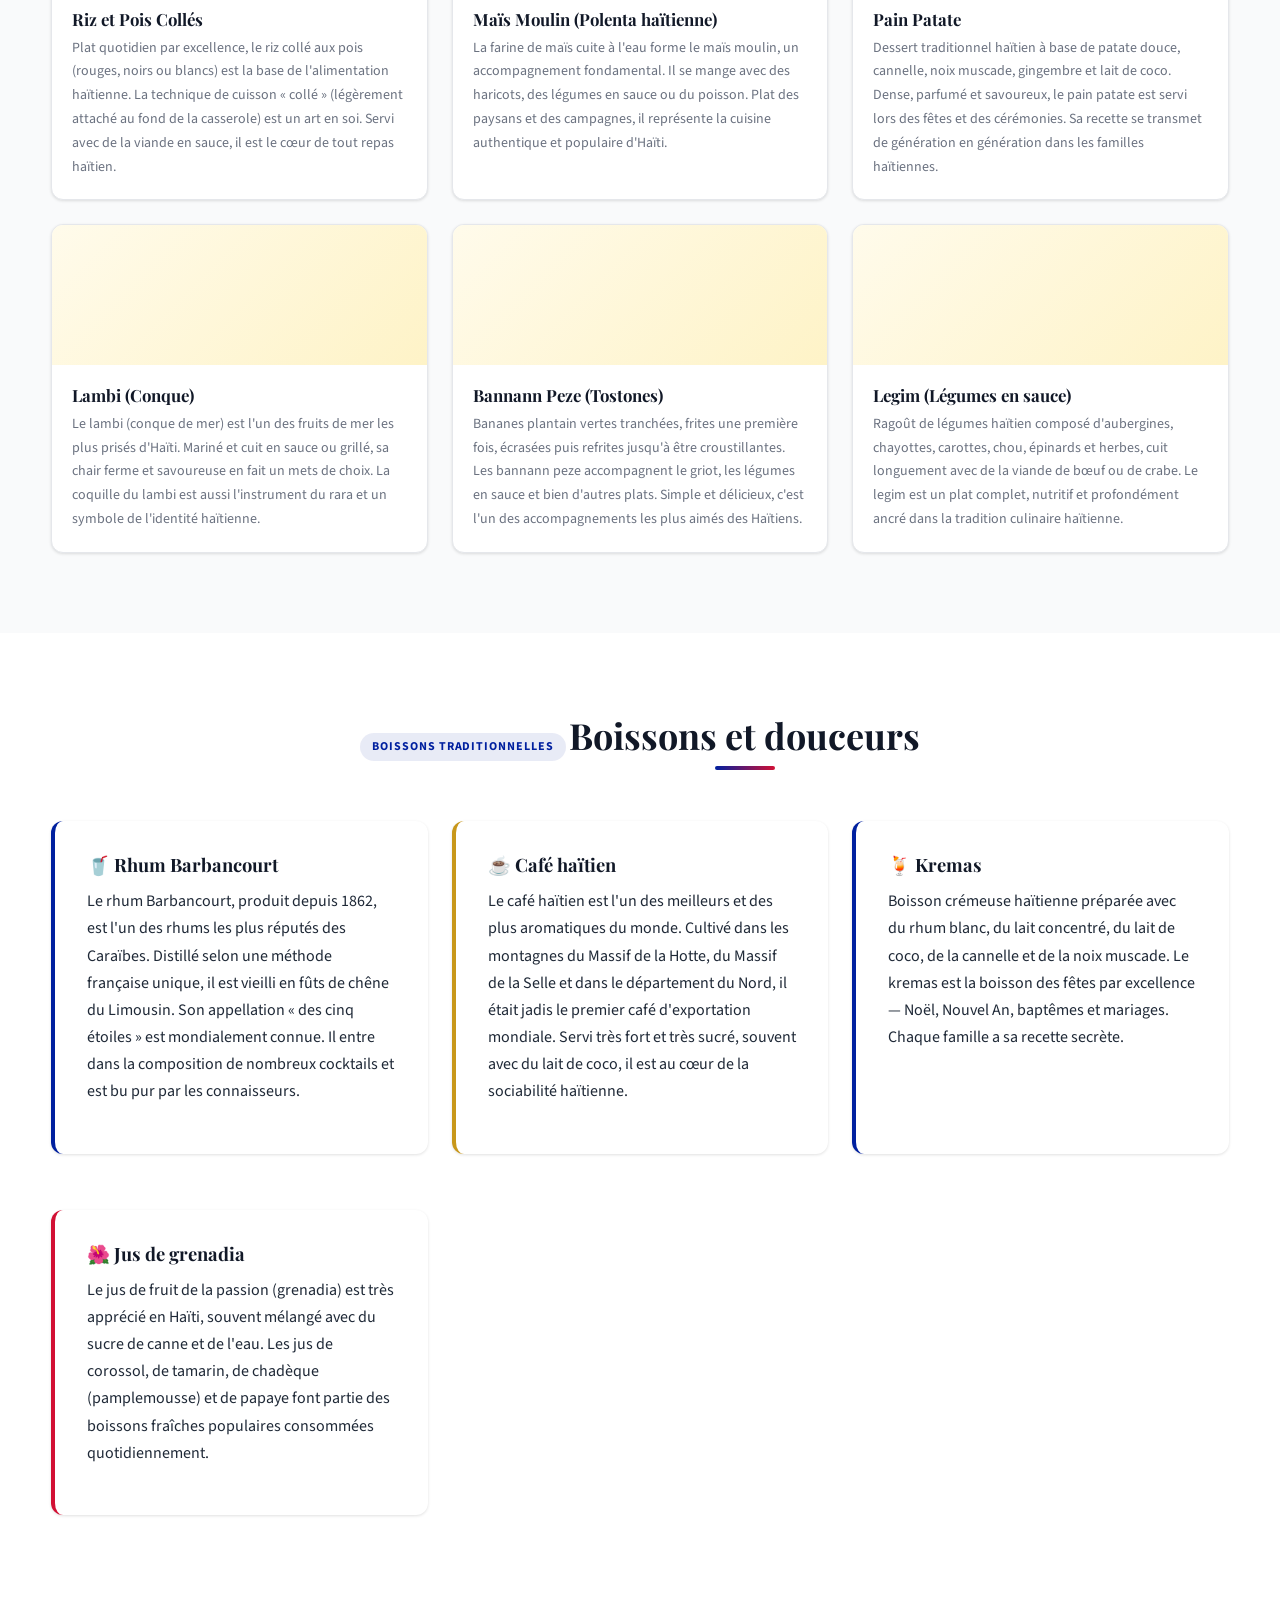
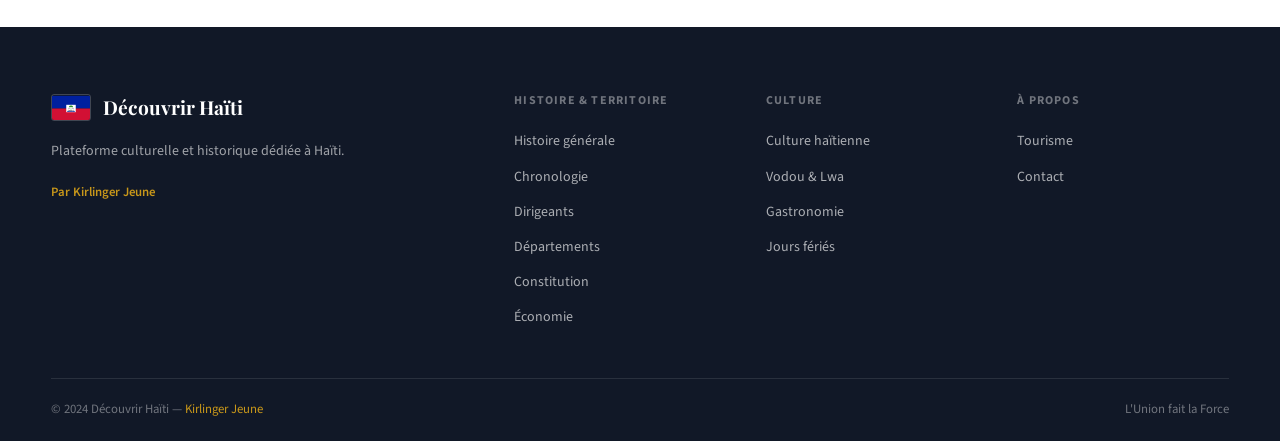
<file: gastronomie.html>
<!DOCTYPE html>
<html lang="fr">
<head>
  <meta charset="UTF-8" />
  <meta name="viewport" content="width=device-width, initial-scale=1.0" />
  <title>Gastronomie haïtienne — Découvrir Haïti</title>
  <meta name="description" content="Les plats traditionnels de la cuisine haïtienne : griot, joumou, pain patate et bien plus." />
  <link rel="preconnect" href="https://fonts.googleapis.com" />
  <link rel="preconnect" href="https://fonts.gstatic.com" crossorigin />
  <link href="https://fonts.googleapis.com/css2?family=Playfair+Display:wght@400;600;700&family=Source+Sans+3:wght@300;400;600;700&display=swap" rel="stylesheet" />
  <link rel="stylesheet" href="css/style.css" />
</head>
<body>
  <nav class="navbar" role="navigation" aria-label="Navigation principale">
    <div class="container navbar__inner">
      <a href="index.html" class="navbar__brand">
        <div class="navbar__flag"><img src="assets/flags/haiti-flag.svg" alt="Drapeau haïtien" width="36" height="24" /></div>
        <div class="navbar__logo">Découvrir Haïti<span>Plateforme culturelle &amp; historique</span></div>
      </a>
      <button class="navbar__toggle" aria-expanded="false" aria-controls="main-menu" aria-label="Ouvrir le menu"><span></span><span></span><span></span></button>
      <ul class="navbar__menu" id="main-menu" role="list">
                <li><a href="index.html">Accueil</a></li>
        <li><a href="histoire.html">Histoire</a></li>
        <li><a href="chronologie.html">Chronologie</a></li>
        <li><a href="dirigeants.html">Dirigeants</a></li>
        <li><a href="constitution.html">Constitution</a></li>
        <li><a href="departements.html">Départements</a></li>
        <li><a href="economie.html">Économie</a></li>
        <li><a href="culture.html">Culture</a></li>
        <li><a href="vodou.html">Vodou</a></li>
        <li><a href="gastronomie.html">Gastronomie</a></li>
        <li><a href="tourisme.html">Tourisme</a></li>
        <li><a href="contact.html">Contact</a></li>
      </ul>
    </div>
  </nav>

  <header class="page-header">
    <div class="container">
      <p class="page-header__breadcrumb"><a href="index.html">Accueil</a> › Gastronomie</p>
      <h1>Gastronomie haïtienne</h1>
      <p>Saveurs authentiques, traditions culinaires et plats emblématiques d'une cuisine riche</p>
    </div>
  </header>

  <section class="section section--alt" aria-labelledby="gastro-intro-heading">
    <div class="container">
      <div class="section-header">
        <span class="tag">Cuisine et identité</span>
        <h2 id="gastro-intro-heading">Une cuisine forgée par l'histoire</h2>
      </div>
      <div class="info-box">
        <h3>Un héritage culinaire unique</h3>
        <p>La cuisine haïtienne est le produit de siècles de mélanges culturels : influences taïno (manioc, maïs, piments), africaines (cuisson à l'étuvée, épices, ignames), françaises (sauces, pâtisseries) et espagnoles. C'est une cuisine généreuse, fortement épicée, fondée sur des ingrédients locaux et des techniques transmises de génération en génération.</p>
      </div>
    </div>
  </section>

  <section class="section" aria-labelledby="plats-heading">
    <div class="container">
      <div class="section-header">
        <span class="tag">Plats emblématiques</span>
        <h2 id="plats-heading">Les grands plats haïtiens</h2>
      </div>
      <div class="cards-grid">
        <div class="dish-card">
          <div class="dish-card__visual"></div>
          <div class="dish-card__body">
            <h3>Griot</h3>
            <p>Plat national par excellence : morceaux de porc marinés dans du citron, de l'orange amère et d'épices, frits jusqu'à la perfection. Servi avec du riz collé aux pois, des bananes pesées (bannann peze) et de la sauce piment (sauce ti-malice). Le griot est incontournable lors des fêtes.</p>
          </div>
        </div>
        <div class="dish-card">
          <div class="dish-card__visual"></div>
          <div class="dish-card__body">
            <h3>Soupe Joumou</h3>
            <p>Symbole de la liberté haïtienne, la soupe joumou (à base de courge giraumon) est consommée traditionnellement le 1er janvier depuis 1804. Jadis réservée aux maîtres esclavagistes, les esclaves libérés en firent le plat de l'indépendance. Classée au patrimoine immatériel de l'UNESCO en 2021.</p>
          </div>
        </div>
        <div class="dish-card">
          <div class="dish-card__visual"></div>
          <div class="dish-card__body">
            <h3>Riz Djon-Djon</h3>
            <p>Spécialité du nord d'Haïti, ce riz noir est préparé avec des champignons djon-djon séchés qui lui donnent sa couleur et son arôme incomparable. Souvent servi avec des crevettes ou du poulet, c'est un plat de fête particulièrement raffiné.</p>
          </div>
        </div>
        <div class="dish-card">
          <div class="dish-card__visual"></div>
          <div class="dish-card__body">
            <h3>Riz et Pois Collés</h3>
            <p>Plat quotidien par excellence, le riz collé aux pois (rouges, noirs ou blancs) est la base de l'alimentation haïtienne. La technique de cuisson « collé » (légèrement attaché au fond de la casserole) est un art en soi. Servi avec de la viande en sauce, il est le cœur de tout repas haïtien.</p>
          </div>
        </div>
        <div class="dish-card">
          <div class="dish-card__visual"></div>
          <div class="dish-card__body">
            <h3>Maïs Moulin (Polenta haïtienne)</h3>
            <p>La farine de maïs cuite à l'eau forme le maïs moulin, un accompagnement fondamental. Il se mange avec des haricots, des légumes en sauce ou du poisson. Plat des paysans et des campagnes, il représente la cuisine authentique et populaire d'Haïti.</p>
          </div>
        </div>
        <div class="dish-card">
          <div class="dish-card__visual"></div>
          <div class="dish-card__body">
            <h3>Pain Patate</h3>
            <p>Dessert traditionnel haïtien à base de patate douce, cannelle, noix muscade, gingembre et lait de coco. Dense, parfumé et savoureux, le pain patate est servi lors des fêtes et des cérémonies. Sa recette se transmet de génération en génération dans les familles haïtiennes.</p>
          </div>
        </div>
        <div class="dish-card">
          <div class="dish-card__visual"></div>
          <div class="dish-card__body">
            <h3>Lambi (Conque)</h3>
            <p>Le lambi (conque de mer) est l'un des fruits de mer les plus prisés d'Haïti. Mariné et cuit en sauce ou grillé, sa chair ferme et savoureuse en fait un mets de choix. La coquille du lambi est aussi l'instrument du rara et un symbole de l'identité haïtienne.</p>
          </div>
        </div>
        <div class="dish-card">
          <div class="dish-card__visual"></div>
          <div class="dish-card__body">
            <h3>Bannann Peze (Tostones)</h3>
            <p>Bananes plantain vertes tranchées, frites une première fois, écrasées puis refrites jusqu'à être croustillantes. Les bannann peze accompagnent le griot, les légumes en sauce et bien d'autres plats. Simple et délicieux, c'est l'un des accompagnements les plus aimés des Haïtiens.</p>
          </div>
        </div>
        <div class="dish-card">
          <div class="dish-card__visual"></div>
          <div class="dish-card__body">
            <h3>Legim (Légumes en sauce)</h3>
            <p>Ragoût de légumes haïtien composé d'aubergines, chayottes, carottes, chou, épinards et herbes, cuit longuement avec de la viande de bœuf ou de crabe. Le legim est un plat complet, nutritif et profondément ancré dans la tradition culinaire haïtienne.</p>
          </div>
        </div>
      </div>
    </div>
  </section>

  <section class="section section--alt" aria-labelledby="boissons-heading">
    <div class="container">
      <div class="section-header">
        <span class="tag">Boissons traditionnelles</span>
        <h2 id="boissons-heading">Boissons et douceurs</h2>
      </div>
      <div style="display:grid; gap:1.5rem; grid-template-columns:repeat(auto-fill,minmax(280px,1fr));">
        <div class="info-box">
          <h3>🥤 Rhum Barbancourt</h3>
          <p>Le rhum Barbancourt, produit depuis 1862, est l'un des rhums les plus réputés des Caraïbes. Distillé selon une méthode française unique, il est vieilli en fûts de chêne du Limousin. Son appellation « des cinq étoiles » est mondialement connue. Il entre dans la composition de nombreux cocktails et est bu pur par les connaisseurs.</p>
        </div>
        <div class="info-box info-box--gold">
          <h3>☕ Café haïtien</h3>
          <p>Le café haïtien est l'un des meilleurs et des plus aromatiques du monde. Cultivé dans les montagnes du Massif de la Hotte, du Massif de la Selle et dans le département du Nord, il était jadis le premier café d'exportation mondiale. Servi très fort et très sucré, souvent avec du lait de coco, il est au cœur de la sociabilité haïtienne.</p>
        </div>
        <div class="info-box">
          <h3>🍹 Kremas</h3>
          <p>Boisson crémeuse haïtienne préparée avec du rhum blanc, du lait concentré, du lait de coco, de la cannelle et de la noix muscade. Le kremas est la boisson des fêtes par excellence — Noël, Nouvel An, baptêmes et mariages. Chaque famille a sa recette secrète.</p>
        </div>
        <div class="info-box info-box--red">
          <h3>🌺 Jus de grenadia</h3>
          <p>Le jus de fruit de la passion (grenadia) est très apprécié en Haïti, souvent mélangé avec du sucre de canne et de l'eau. Les jus de corossol, de tamarin, de chadèque (pamplemousse) et de papaye font partie des boissons fraîches populaires consommées quotidiennement.</p>
        </div>
      </div>
    </div>
  </section>

  <footer class="footer" role="contentinfo">
    <div class="container">
      <div class="footer__grid">
        <div>
          <div class="footer__brand">
            <div class="footer__flag"><img src="assets/flags/haiti-flag.svg" alt="Drapeau haïtien" width="40" height="27" /></div>
            <span class="footer__brand-name">Découvrir Haïti</span>
          </div>
          <p class="footer__desc">Plateforme culturelle et historique dédiée à Haïti.</p>
          <p class="footer__author">Par Kirlinger Jeune</p>
        </div>
                <div>
          <p class="footer__heading">Histoire &amp; Territoire</p>
          <ul class="footer__links">
            <li><a href="histoire.html">Histoire générale</a></li>
            <li><a href="chronologie.html">Chronologie</a></li>
            <li><a href="dirigeants.html">Dirigeants</a></li>
            <li><a href="departements.html">Départements</a></li>
            <li><a href="constitution.html">Constitution</a></li>
            <li><a href="economie.html">Économie</a></li>
          </ul>
        </div>
        <div>
          <p class="footer__heading">Culture</p>
          <ul class="footer__links">
            <li><a href="culture.html">Culture haïtienne</a></li>
            <li><a href="vodou.html">Vodou &amp; Lwa</a></li>
            <li><a href="gastronomie.html">Gastronomie</a></li>
            <li><a href="jours-feries.html">Jours fériés</a></li>
          </ul>
        </div>
        <div>
          <p class="footer__heading">À propos</p>
          <ul class="footer__links">
            <li><a href="tourisme.html">Tourisme</a></li>
            <li><a href="contact.html">Contact</a></li>
          </ul>
        </div>
      </div>
      <div class="footer__bottom">
        <p>&copy; 2024 Découvrir Haïti — <a href="contact.html">Kirlinger Jeune</a></p>
        <p>L'Union fait la Force</p>
      </div>
    </div>
  </footer>
  <button class="back-to-top" aria-label="Retour en haut de page">↑</button>
  <script src="js/script.js"></script>
</body>
</html>
</file>
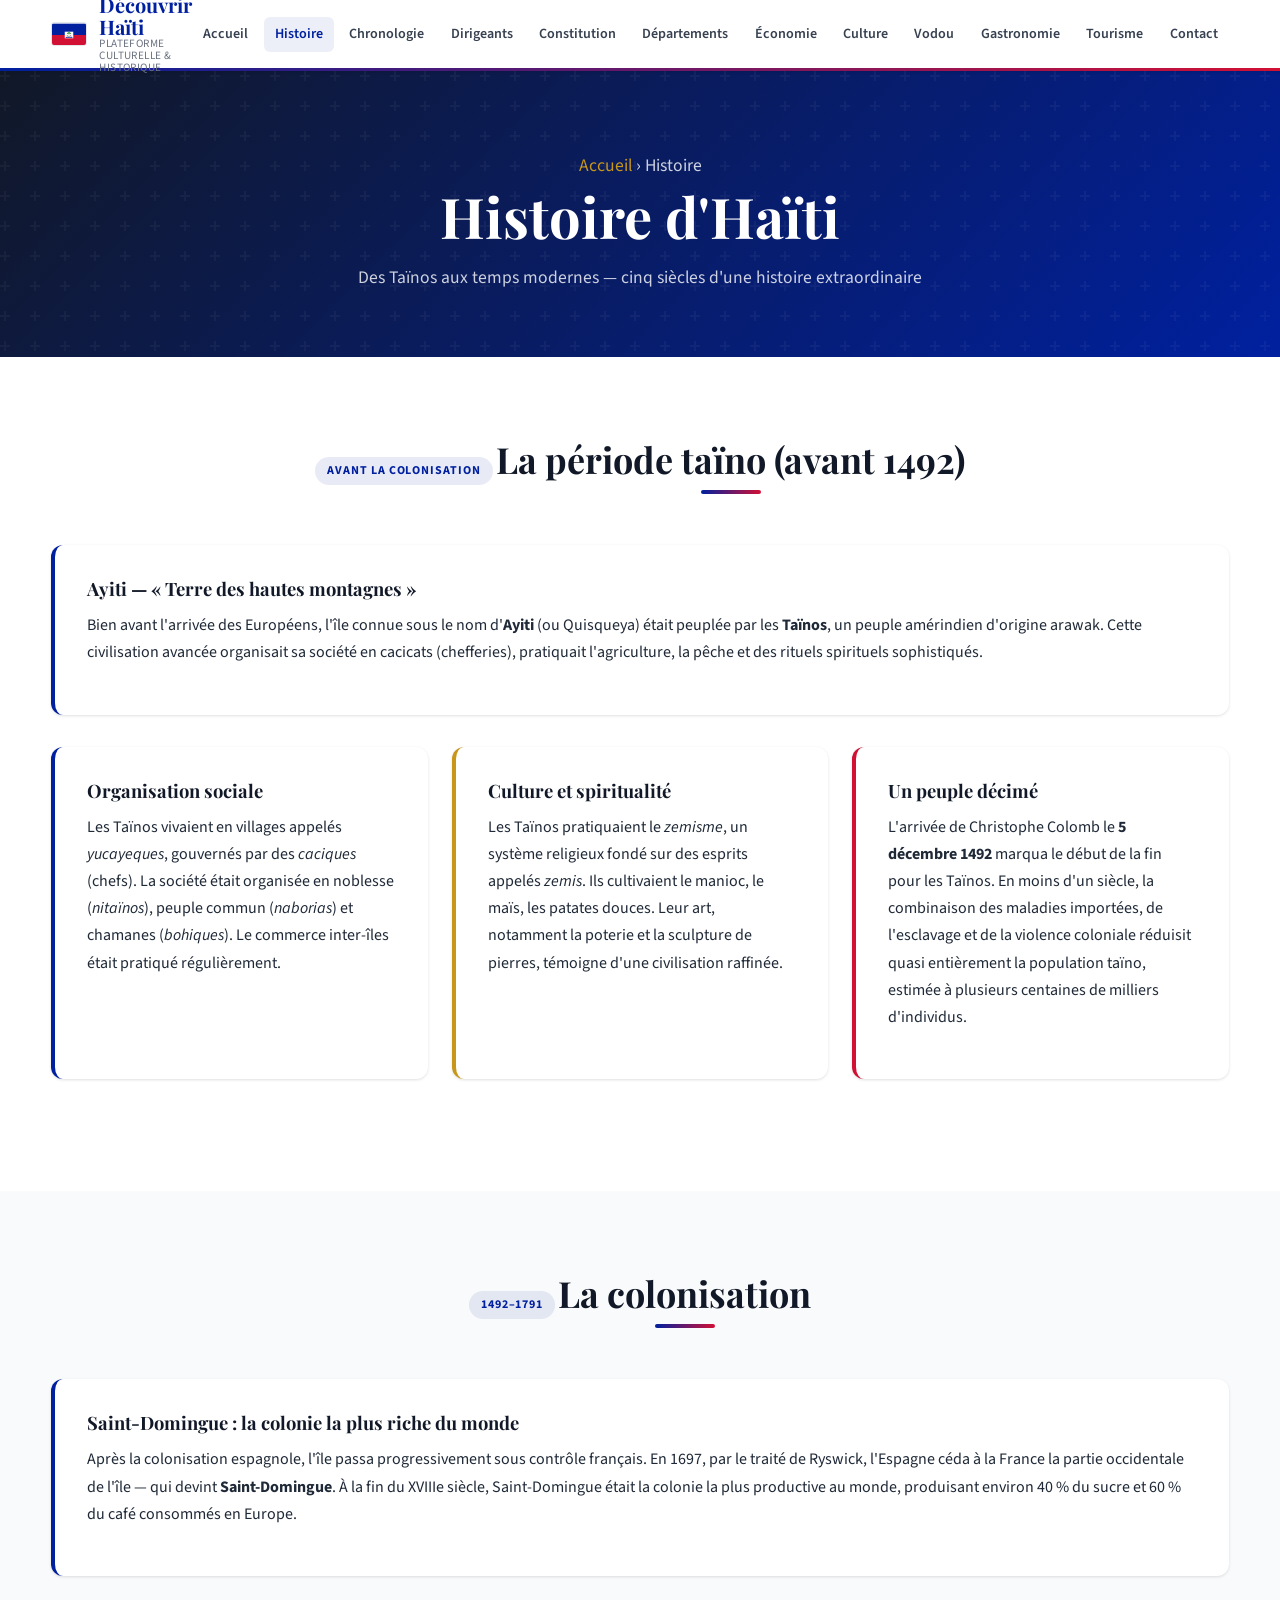
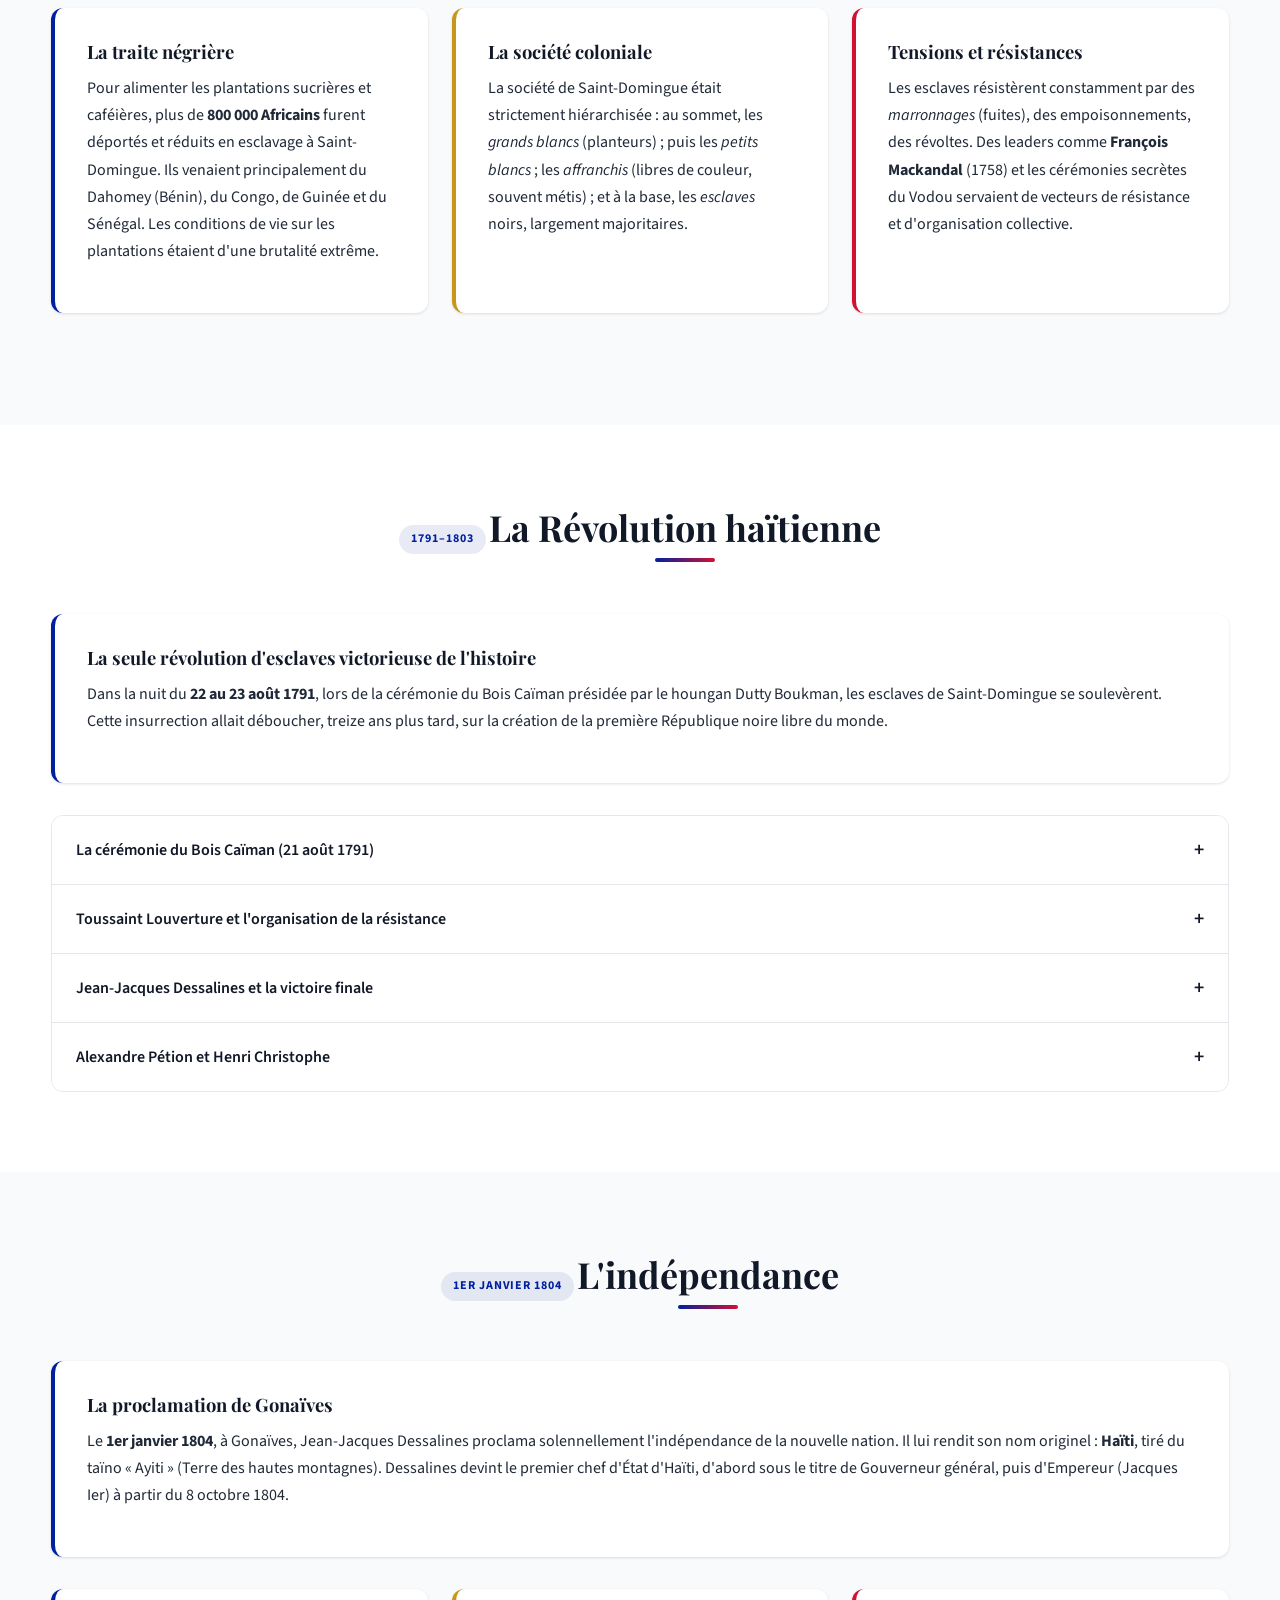
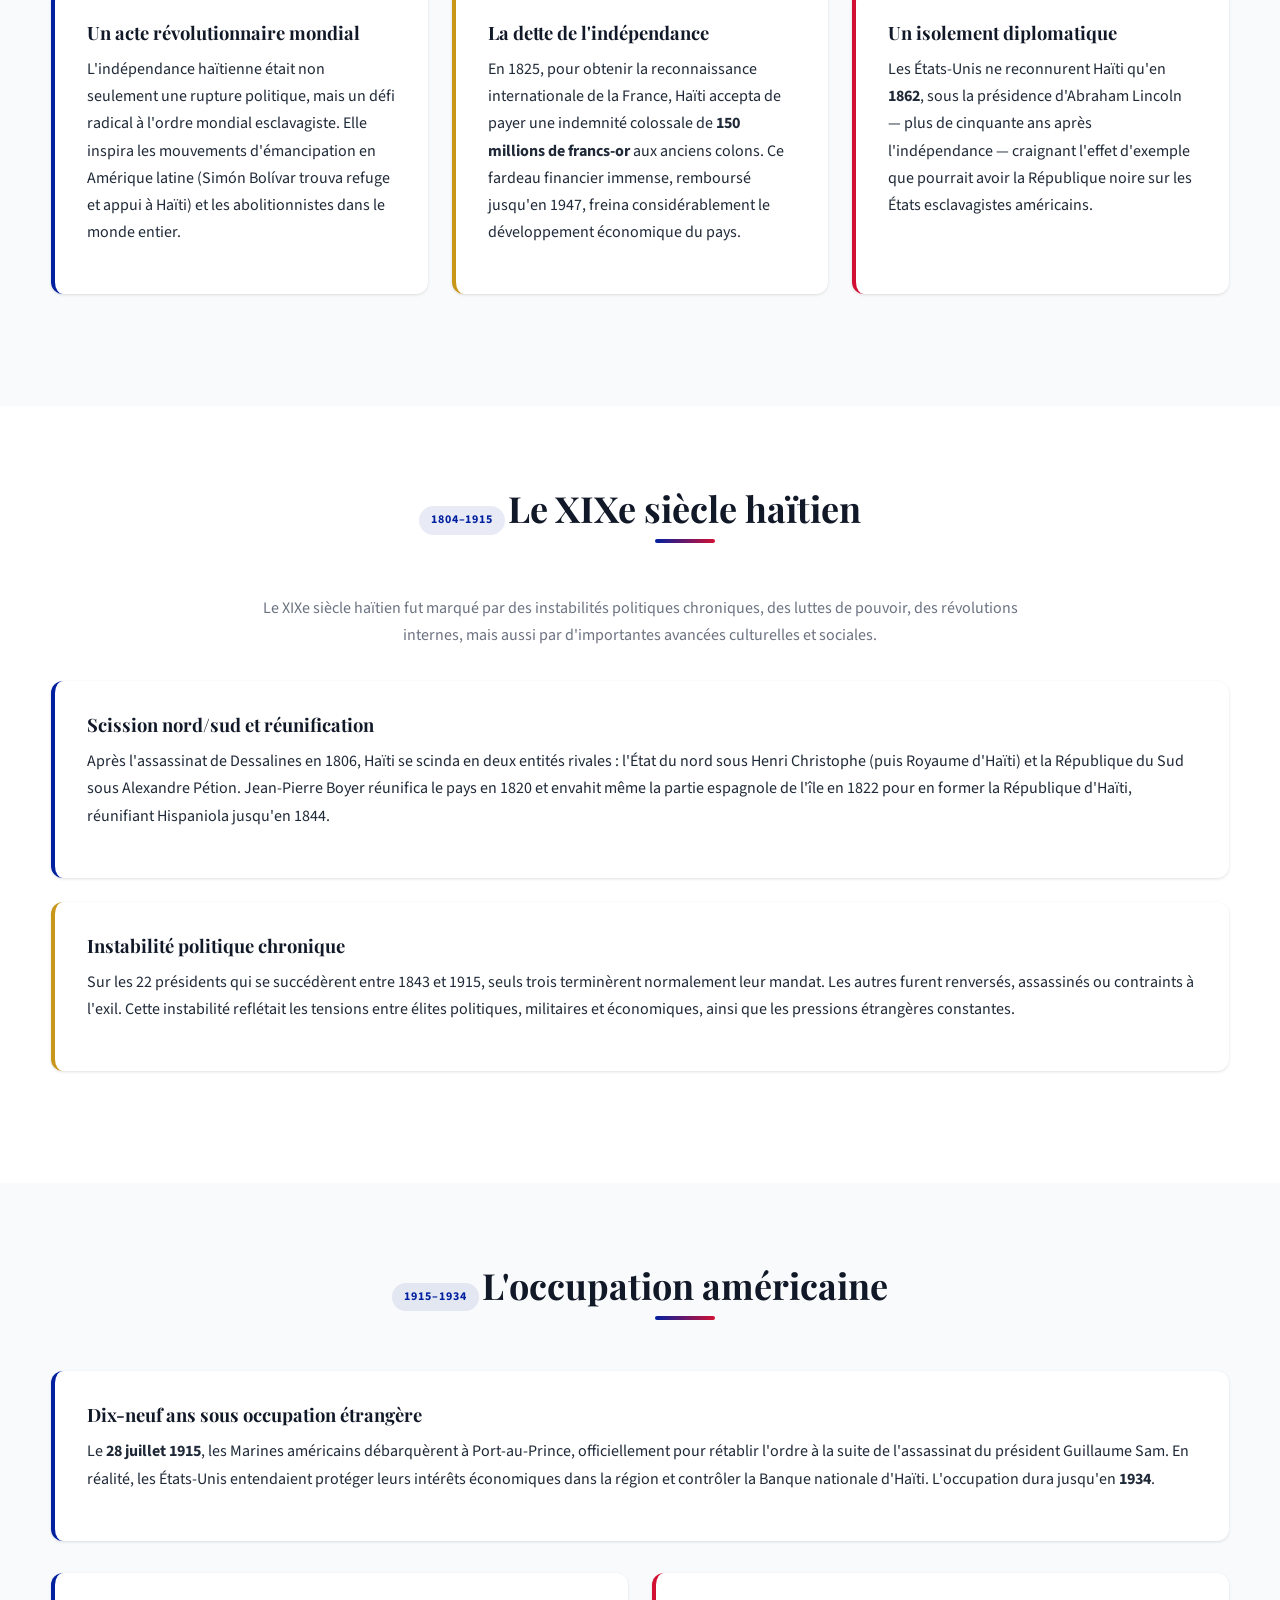
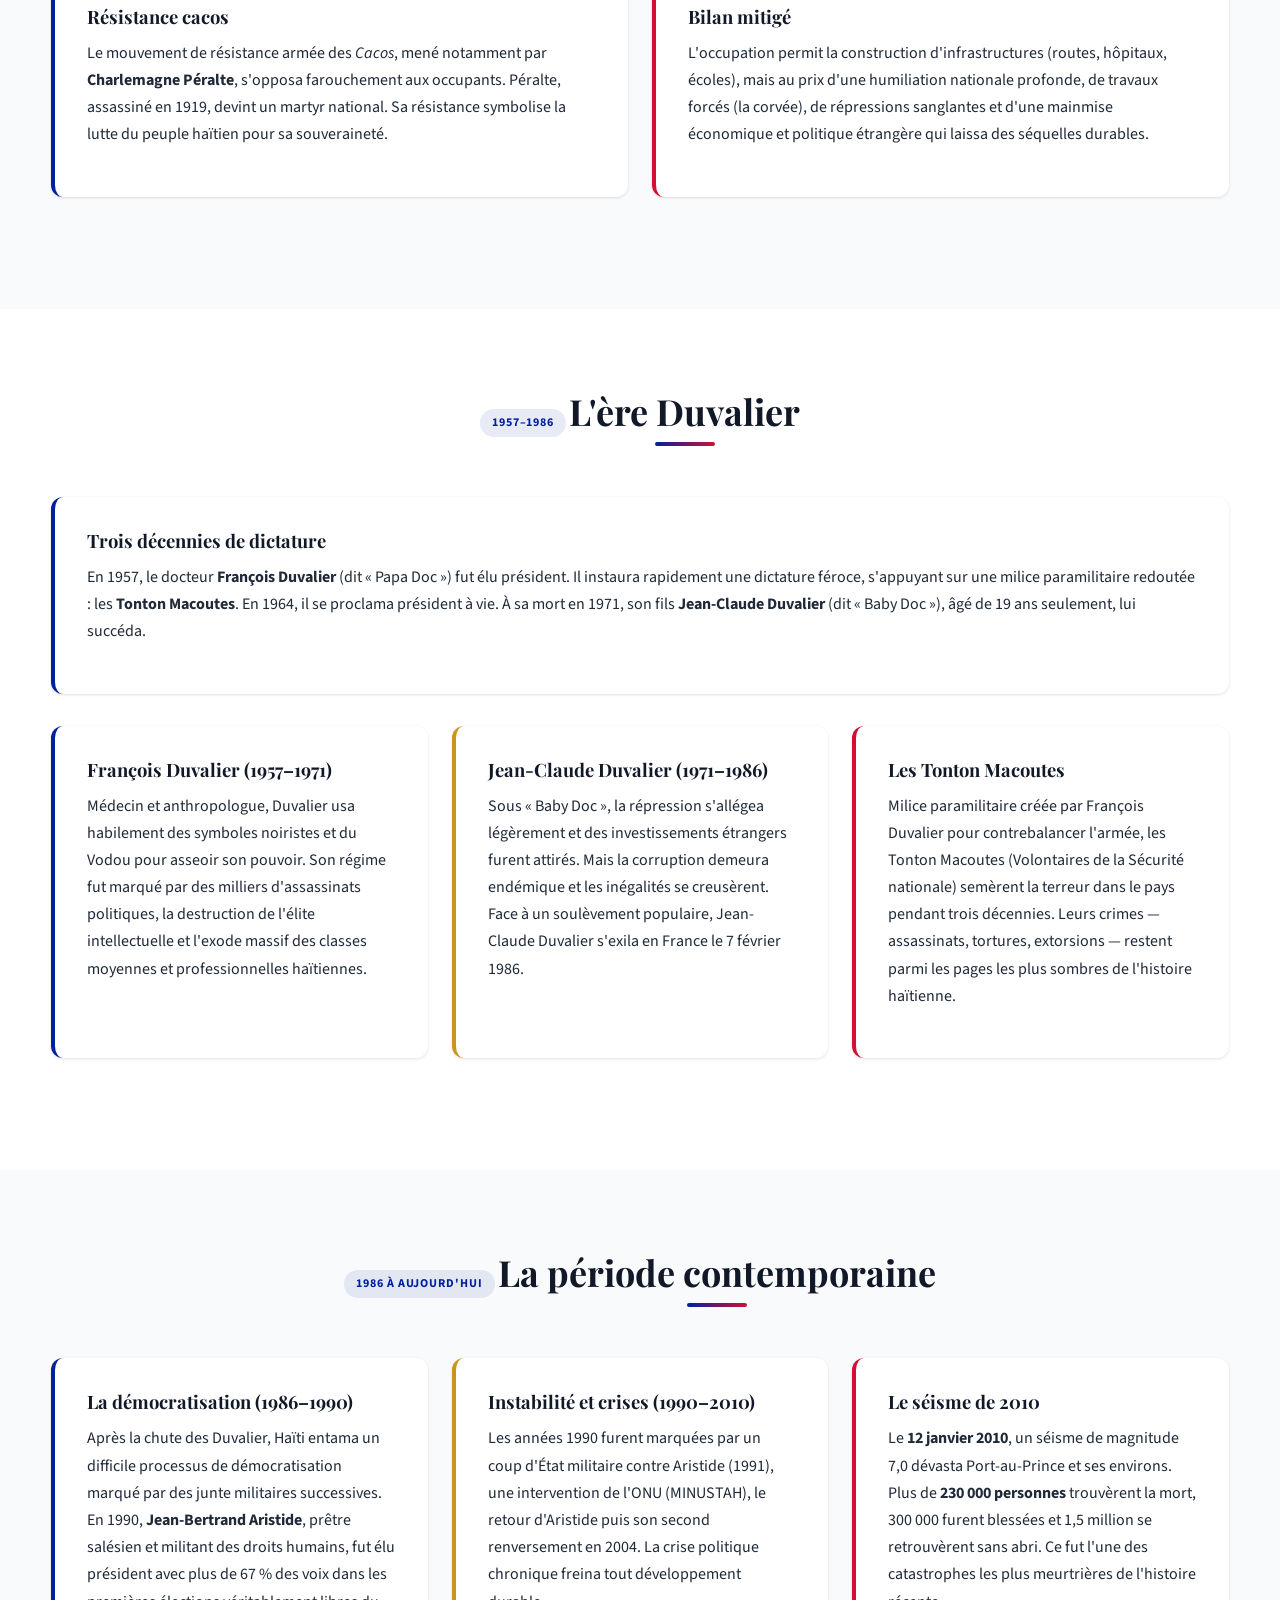
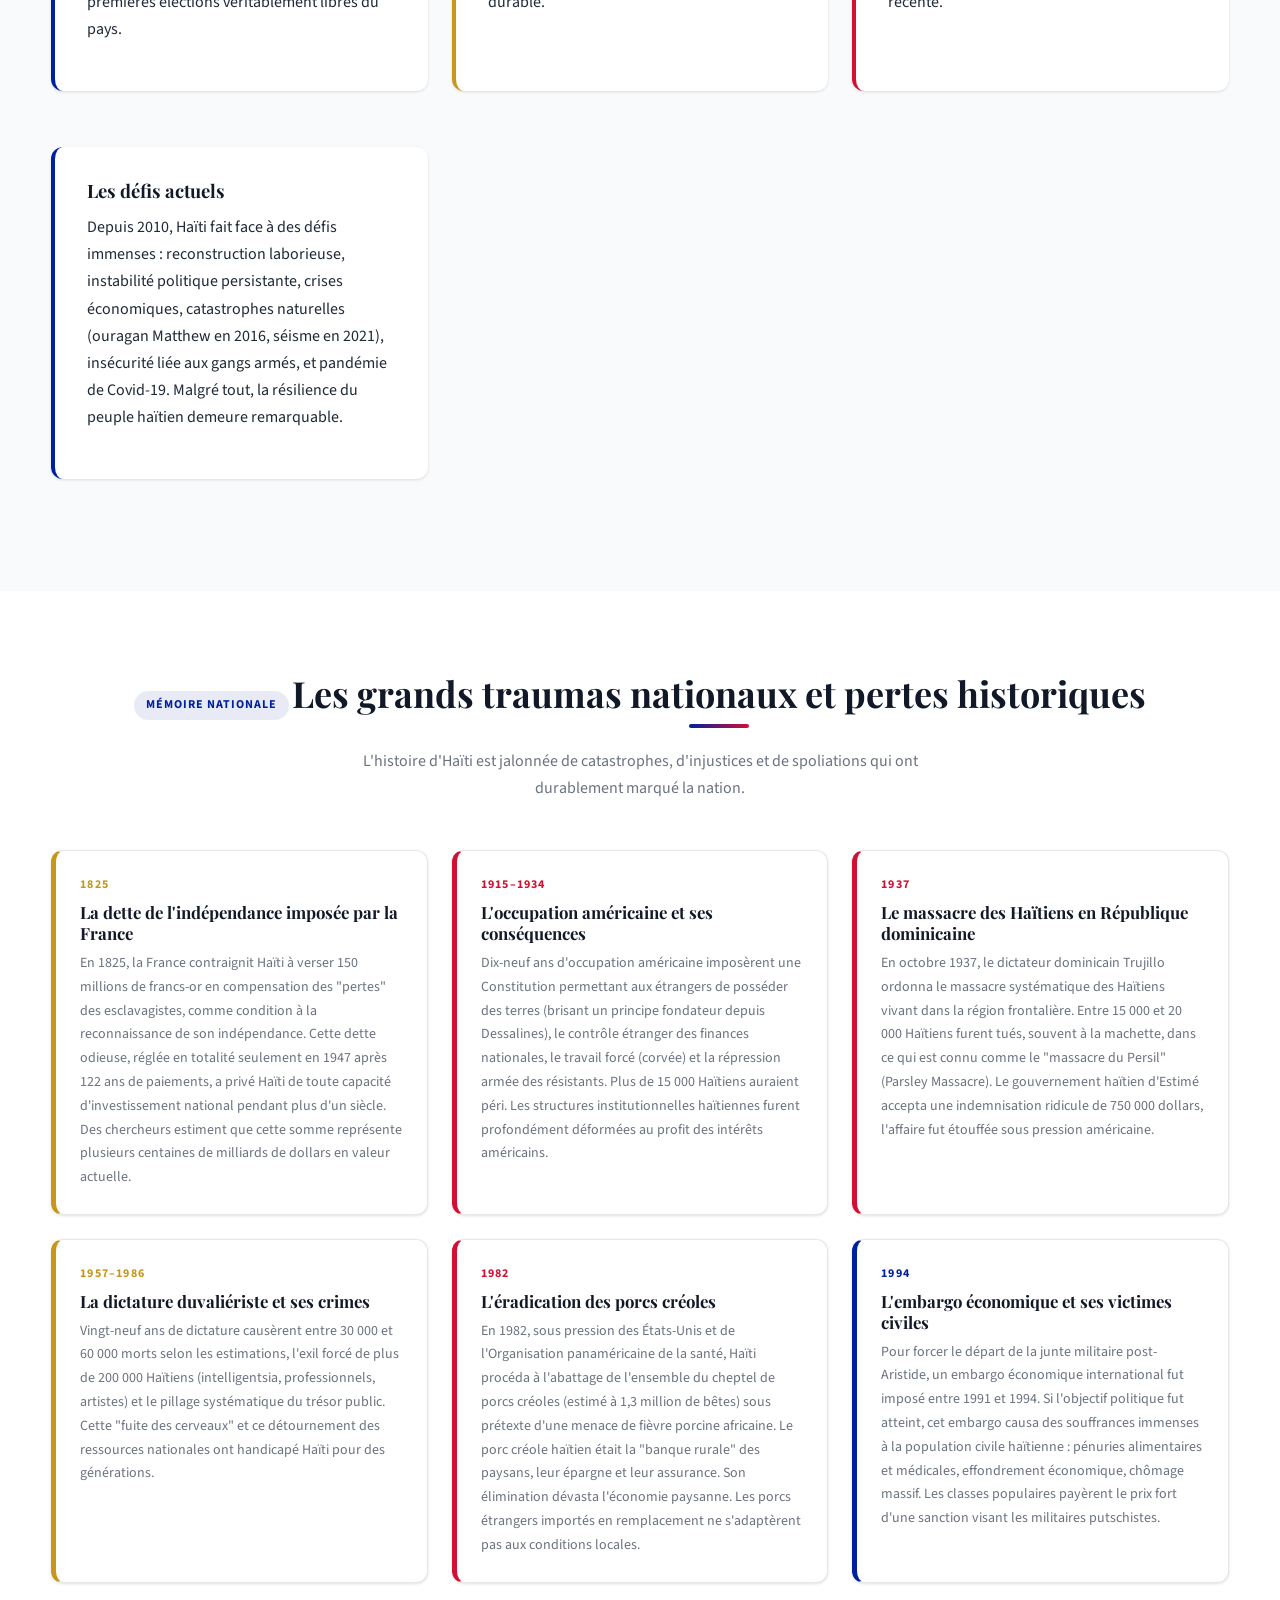
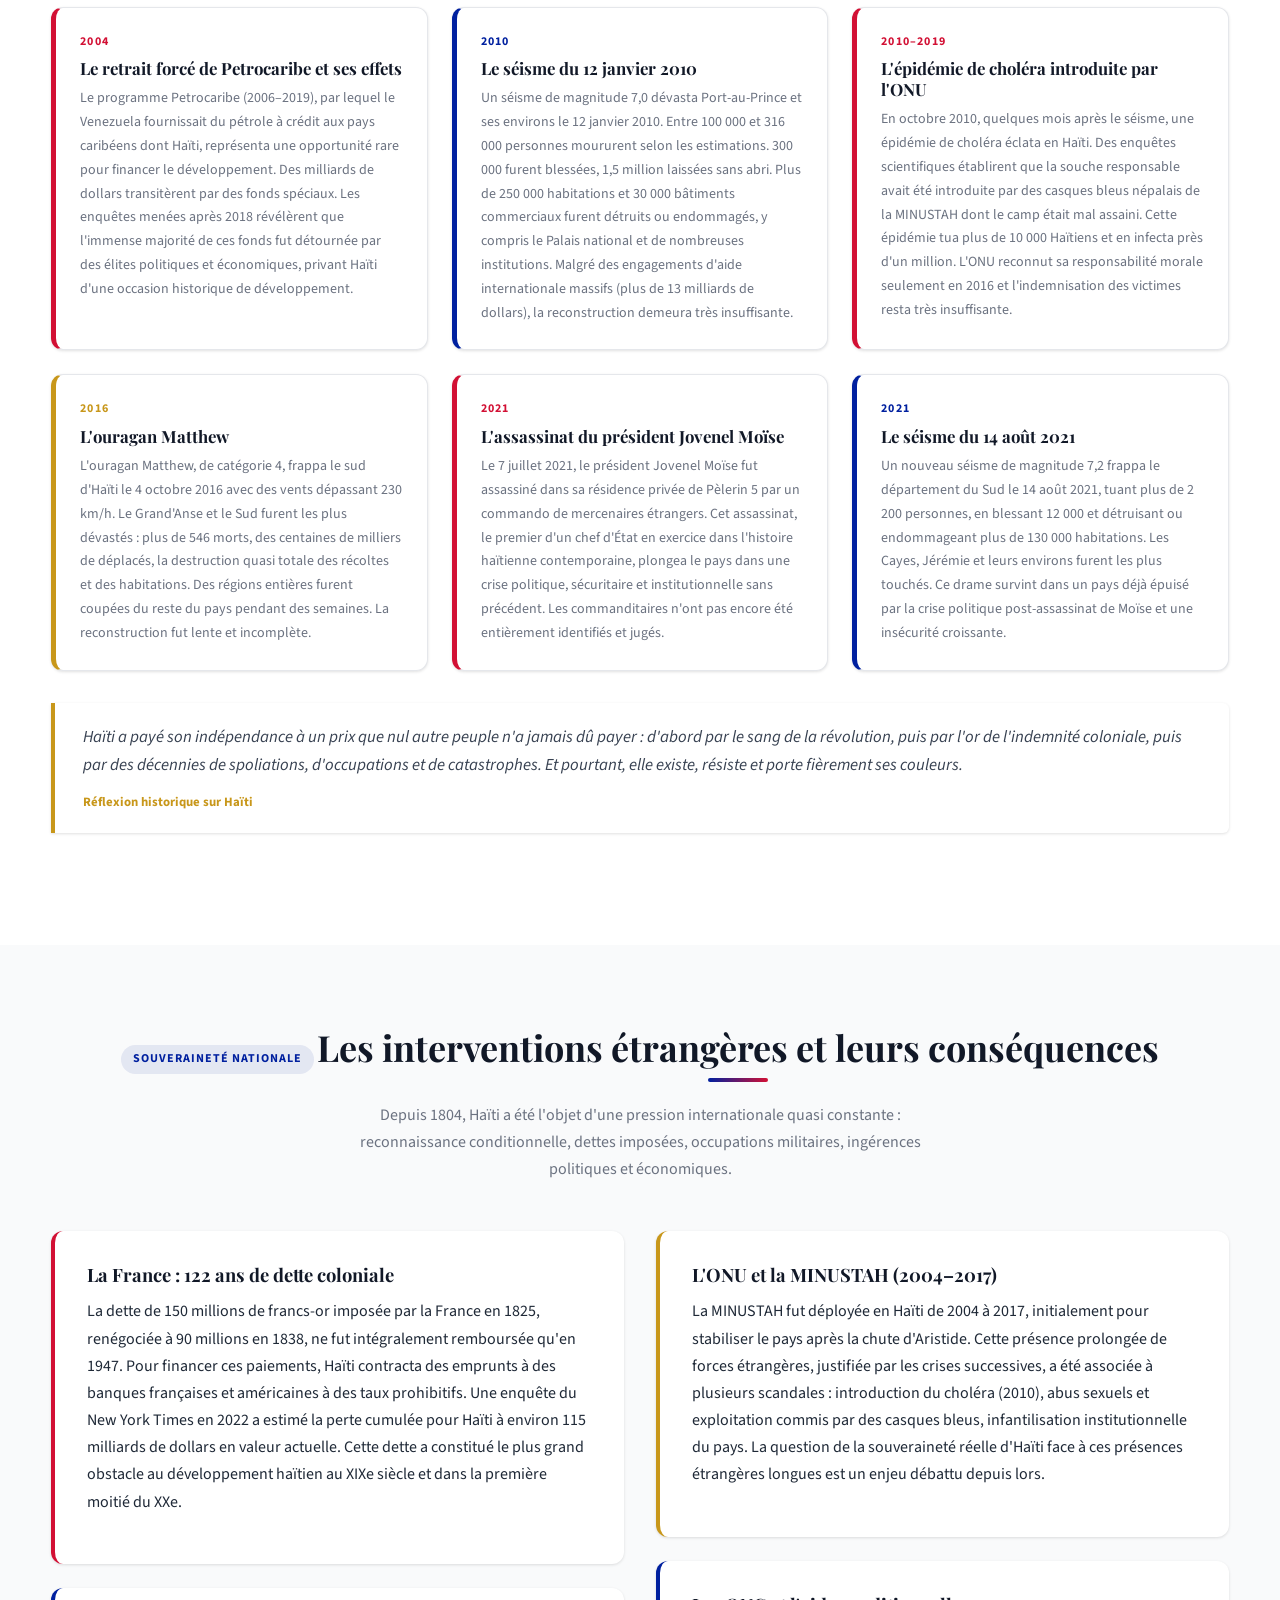
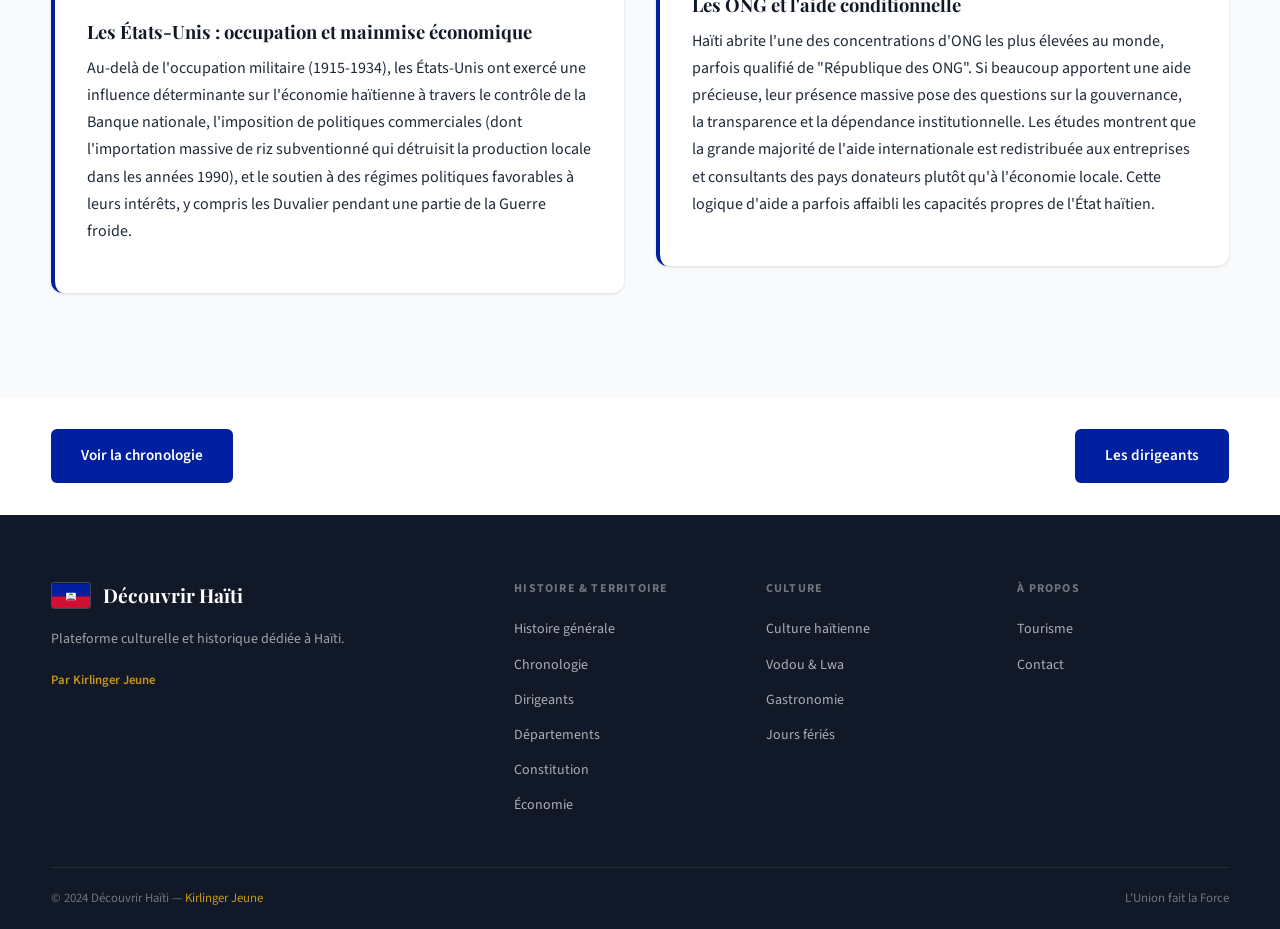
<file: histoire.html>
<!DOCTYPE html>
<html lang="fr">
<head>
  <meta charset="UTF-8" />
  <meta name="viewport" content="width=device-width, initial-scale=1.0" />
  <title>Histoire d'Haïti — Découvrir Haïti</title>
  <meta name="description" content="De la période taïno à l'époque contemporaine, retracez l'histoire complète d'Haïti, première République noire libre du monde." />
  <link rel="preconnect" href="https://fonts.googleapis.com" />
  <link rel="preconnect" href="https://fonts.gstatic.com" crossorigin />
  <link href="https://fonts.googleapis.com/css2?family=Playfair+Display:wght@400;600;700&family=Source+Sans+3:wght@300;400;600;700&display=swap" rel="stylesheet" />
  <link rel="stylesheet" href="css/style.css" />
</head>
<body>

  <nav class="navbar" role="navigation" aria-label="Navigation principale">
    <div class="container navbar__inner">
      <a href="index.html" class="navbar__brand">
        <div class="navbar__flag">
          <img src="assets/flags/haiti-flag.svg" alt="Drapeau haïtien" width="36" height="24" />
        </div>
        <div class="navbar__logo">Découvrir Haïti<span>Plateforme culturelle &amp; historique</span></div>
      </a>
      <button class="navbar__toggle" aria-expanded="false" aria-controls="main-menu" aria-label="Ouvrir le menu">
        <span></span><span></span><span></span>
      </button>
      <ul class="navbar__menu" id="main-menu" role="list">
                <li><a href="index.html">Accueil</a></li>
        <li><a href="histoire.html">Histoire</a></li>
        <li><a href="chronologie.html">Chronologie</a></li>
        <li><a href="dirigeants.html">Dirigeants</a></li>
        <li><a href="constitution.html">Constitution</a></li>
        <li><a href="departements.html">Départements</a></li>
        <li><a href="economie.html">Économie</a></li>
        <li><a href="culture.html">Culture</a></li>
        <li><a href="vodou.html">Vodou</a></li>
        <li><a href="gastronomie.html">Gastronomie</a></li>
        <li><a href="tourisme.html">Tourisme</a></li>
        <li><a href="contact.html">Contact</a></li>
      </ul>
    </div>
  </nav>

  <header class="page-header">
    <div class="container">
      <p class="page-header__breadcrumb"><a href="index.html">Accueil</a> › Histoire</p>
      <h1>Histoire d'Haïti</h1>
      <p>Des Taïnos aux temps modernes — cinq siècles d'une histoire extraordinaire</p>
    </div>
  </header>

  <!-- ===== SECTION 1 : PÉRIODE TAÏNO ===== -->
  <section class="section section--alt" aria-labelledby="taino-heading">
    <div class="container">
      <div class="section-header">
        <span class="tag">Avant la colonisation</span>
        <h2 id="taino-heading">La période taïno (avant 1492)</h2>
      </div>
      <div class="info-box" style="margin-bottom:2rem;">
        <h3>Ayiti — « Terre des hautes montagnes »</h3>
        <p>
          Bien avant l'arrivée des Européens, l'île connue sous le nom d'<strong>Ayiti</strong> (ou Quisqueya) était peuplée par les <strong>Taïnos</strong>,
          un peuple amérindien d'origine arawak. Cette civilisation avancée organisait sa société en cacicats (chefferies), pratiquait l'agriculture,
          la pêche et des rituels spirituels sophistiqués.
        </p>
      </div>
      <div class="cards-grid">
        <div class="info-box">
          <h3>Organisation sociale</h3>
          <p>Les Taïnos vivaient en villages appelés <em>yucayeques</em>, gouvernés par des <em>caciques</em> (chefs). La société était organisée en noblesse (<em>nitaïnos</em>), peuple commun (<em>naborias</em>) et chamanes (<em>bohiques</em>). Le commerce inter-îles était pratiqué régulièrement.</p>
        </div>
        <div class="info-box info-box--gold">
          <h3>Culture et spiritualité</h3>
          <p>Les Taïnos pratiquaient le <em>zemisme</em>, un système religieux fondé sur des esprits appelés <em>zemis</em>. Ils cultivaient le manioc, le maïs, les patates douces. Leur art, notamment la poterie et la sculpture de pierres, témoigne d'une civilisation raffinée.</p>
        </div>
        <div class="info-box info-box--red">
          <h3>Un peuple décimé</h3>
          <p>L'arrivée de Christophe Colomb le <strong>5 décembre 1492</strong> marqua le début de la fin pour les Taïnos. En moins d'un siècle, la combinaison des maladies importées, de l'esclavage et de la violence coloniale réduisit quasi entièrement la population taïno, estimée à plusieurs centaines de milliers d'individus.</p>
        </div>
      </div>
    </div>
  </section>

  <!-- ===== SECTION 2 : COLONISATION ===== -->
  <section class="section" aria-labelledby="colo-heading">
    <div class="container">
      <div class="section-header">
        <span class="tag">1492–1791</span>
        <h2 id="colo-heading">La colonisation</h2>
      </div>
      <div class="info-box" style="margin-bottom:2rem;">
        <h3>Saint-Domingue : la colonie la plus riche du monde</h3>
        <p>
          Après la colonisation espagnole, l'île passa progressivement sous contrôle français. En 1697, par le traité de Ryswick, l'Espagne céda à la France la partie occidentale de l'île — qui devint <strong>Saint-Domingue</strong>. À la fin du XVIIIe siècle, Saint-Domingue était la colonie la plus productive au monde, produisant environ 40 % du sucre et 60 % du café consommés en Europe.
        </p>
      </div>
      <div style="display:grid; gap:1.5rem; grid-template-columns:repeat(auto-fill,minmax(300px,1fr));">
        <div class="info-box">
          <h3>La traite négrière</h3>
          <p>Pour alimenter les plantations sucrières et caféières, plus de <strong>800 000 Africains</strong> furent déportés et réduits en esclavage à Saint-Domingue. Ils venaient principalement du Dahomey (Bénin), du Congo, de Guinée et du Sénégal. Les conditions de vie sur les plantations étaient d'une brutalité extrême.</p>
        </div>
        <div class="info-box info-box--gold">
          <h3>La société coloniale</h3>
          <p>La société de Saint-Domingue était strictement hiérarchisée : au sommet, les <em>grands blancs</em> (planteurs) ; puis les <em>petits blancs</em> ; les <em>affranchis</em> (libres de couleur, souvent métis) ; et à la base, les <em>esclaves</em> noirs, largement majoritaires.</p>
        </div>
        <div class="info-box info-box--red">
          <h3>Tensions et résistances</h3>
          <p>Les esclaves résistèrent constamment par des <em>marronnages</em> (fuites), des empoisonnements, des révoltes. Des leaders comme <strong>François Mackandal</strong> (1758) et les cérémonies secrètes du Vodou servaient de vecteurs de résistance et d'organisation collective.</p>
        </div>
      </div>
    </div>
  </section>

  <!-- ===== SECTION 3 : RÉVOLUTION ===== -->
  <section class="section section--alt" aria-labelledby="revolution-heading">
    <div class="container">
      <div class="section-header">
        <span class="tag">1791–1803</span>
        <h2 id="revolution-heading">La Révolution haïtienne</h2>
      </div>
      <div class="info-box" style="margin-bottom:2rem;">
        <h3>La seule révolution d'esclaves victorieuse de l'histoire</h3>
        <p>
          Dans la nuit du <strong>22 au 23 août 1791</strong>, lors de la cérémonie du Bois Caïman présidée par le houngan Dutty Boukman, les esclaves de Saint-Domingue se soulevèrent. Cette insurrection allait déboucher, treize ans plus tard, sur la création de la première République noire libre du monde.
        </p>
      </div>
      <div class="accordion">
        <div class="accordion__item">
          <button class="accordion__header">La cérémonie du Bois Caïman (21 août 1791) <span class="accordion__icon">+</span></button>
          <div class="accordion__body">
            <p>La nuit du 21 août 1791, dans les bois du Bois Caïman (Morne Rouge), une cérémonie vodou rassembla des représentants des esclaves des grandes plantations du Nord. Présidée par Dutty Boukman et la prêtresse Cécile Fatiman, cette réunion scella le pacte du soulèvement général. Le lendemain soir, les plantations de la plaine du Nord s'embrasaient. L'insurrection était déclenchée.</p>
          </div>
        </div>
        <div class="accordion__item">
          <button class="accordion__header">Toussaint Louverture et l'organisation de la résistance <span class="accordion__icon">+</span></button>
          <div class="accordion__body">
            <p>Toussaint Bréda, dit <strong>Toussaint Louverture</strong>, devint la figure centrale de la révolution. Ancien esclave affranchi, militaire de génie, il sut unifier les forces révolutionnaires, négocier avec les puissances étrangères (France, Espagne, Angleterre), et promulguer en 1801 une constitution qui abolissait l'esclavage sur l'ensemble de l'île d'Hispaniola. Arrêté par traîtrise et déporté en France, il mourut au Fort de Joux le 7 avril 1803.</p>
          </div>
        </div>
        <div class="accordion__item">
          <button class="accordion__header">Jean-Jacques Dessalines et la victoire finale <span class="accordion__icon">+</span></button>
          <div class="accordion__body">
            <p><strong>Jean-Jacques Dessalines</strong>, fidèle lieutenant de Toussaint, prit la tête de la résistance après l'arrestation de ce dernier. Le 18 novembre 1803, la bataille de Vertières opposa les forces indigènes de Dessalines à l'armée expéditionnaire française du général Rochambeau. La victoire des Haïtiens fut écrasante. L'expédition de Napoléon Bonaparte, qui visait à rétablir l'esclavage, était définitivement repoussée.</p>
          </div>
        </div>
        <div class="accordion__item">
          <button class="accordion__header">Alexandre Pétion et Henri Christophe <span class="accordion__icon">+</span></button>
          <div class="accordion__body">
            <p>Aux côtés de Dessalines, deux autres figures majeures émergeront : <strong>Alexandre Pétion</strong>, commandant du sud, républicain et partisan d'une société plus égalitaire, et <strong>Henri Christophe</strong>, futur roi du nord d'Haïti. Leurs différends idéologiques allaient marquer les premières décennies de la République.</p>
          </div>
        </div>
      </div>
    </div>
  </section>

  <!-- ===== SECTION 4 : INDÉPENDANCE ===== -->
  <section class="section" aria-labelledby="independence-heading">
    <div class="container">
      <div class="section-header">
        <span class="tag">1er janvier 1804</span>
        <h2 id="independence-heading">L'indépendance</h2>
      </div>
      <div class="info-box" style="margin-bottom:2rem;">
        <h3>La proclamation de Gonaïves</h3>
        <p>
          Le <strong>1er janvier 1804</strong>, à Gonaïves, Jean-Jacques Dessalines proclama solennellement l'indépendance de la nouvelle nation.
          Il lui rendit son nom originel : <strong>Haïti</strong>, tiré du taïno « Ayiti » (Terre des hautes montagnes).
          Dessalines devint le premier chef d'État d'Haïti, d'abord sous le titre de Gouverneur général, puis d'Empereur (Jacques Ier) à partir du 8 octobre 1804.
        </p>
      </div>
      <div style="display:grid; gap:1.5rem; grid-template-columns:repeat(auto-fill,minmax(300px,1fr));">
        <div class="info-box">
          <h3>Un acte révolutionnaire mondial</h3>
          <p>L'indépendance haïtienne était non seulement une rupture politique, mais un défi radical à l'ordre mondial esclavagiste. Elle inspira les mouvements d'émancipation en Amérique latine (Simón Bolívar trouva refuge et appui à Haïti) et les abolitionnistes dans le monde entier.</p>
        </div>
        <div class="info-box info-box--gold">
          <h3>La dette de l'indépendance</h3>
          <p>En 1825, pour obtenir la reconnaissance internationale de la France, Haïti accepta de payer une indemnité colossale de <strong>150 millions de francs-or</strong> aux anciens colons. Ce fardeau financier immense, remboursé jusqu'en 1947, freina considérablement le développement économique du pays.</p>
        </div>
        <div class="info-box info-box--red">
          <h3>Un isolement diplomatique</h3>
          <p>Les États-Unis ne reconnurent Haïti qu'en <strong>1862</strong>, sous la présidence d'Abraham Lincoln — plus de cinquante ans après l'indépendance — craignant l'effet d'exemple que pourrait avoir la République noire sur les États esclavagistes américains.</p>
        </div>
      </div>
    </div>
  </section>

  <!-- ===== SECTION 5 : XIXe SIÈCLE ===== -->
  <section class="section section--alt" aria-labelledby="xix-heading">
    <div class="container">
      <div class="section-header">
        <span class="tag">1804–1915</span>
        <h2 id="xix-heading">Le XIXe siècle haïtien</h2>
      </div>
      <p style="max-width:780px; margin:0 auto 2rem; text-align:center; color:var(--text-light);">
        Le XIXe siècle haïtien fut marqué par des instabilités politiques chroniques, des luttes de pouvoir, des révolutions internes, mais aussi par d'importantes avancées culturelles et sociales.
      </p>
      <div class="info-box" style="margin-bottom:1.5rem;">
        <h3>Scission nord/sud et réunification</h3>
        <p>Après l'assassinat de Dessalines en 1806, Haïti se scinda en deux entités rivales : l'État du nord sous Henri Christophe (puis Royaume d'Haïti) et la République du Sud sous Alexandre Pétion. Jean-Pierre Boyer réunifica le pays en 1820 et envahit même la partie espagnole de l'île en 1822 pour en former la République d'Haïti, réunifiant Hispaniola jusqu'en 1844.</p>
      </div>
      <div class="info-box info-box--gold">
        <h3>Instabilité politique chronique</h3>
        <p>Sur les 22 présidents qui se succédèrent entre 1843 et 1915, seuls trois terminèrent normalement leur mandat. Les autres furent renversés, assassinés ou contraints à l'exil. Cette instabilité reflétait les tensions entre élites politiques, militaires et économiques, ainsi que les pressions étrangères constantes.</p>
      </div>
    </div>
  </section>

  <!-- ===== SECTION 6 : OCCUPATION AMÉRICAINE ===== -->
  <section class="section" aria-labelledby="occupation-heading">
    <div class="container">
      <div class="section-header">
        <span class="tag">1915–1934</span>
        <h2 id="occupation-heading">L'occupation américaine</h2>
      </div>
      <div class="info-box" style="margin-bottom:2rem;">
        <h3>Dix-neuf ans sous occupation étrangère</h3>
        <p>
          Le <strong>28 juillet 1915</strong>, les Marines américains débarquèrent à Port-au-Prince, officiellement pour rétablir l'ordre à la suite de l'assassinat du président Guillaume Sam.
          En réalité, les États-Unis entendaient protéger leurs intérêts économiques dans la région et contrôler la Banque nationale d'Haïti.
          L'occupation dura jusqu'en <strong>1934</strong>.
        </p>
      </div>
      <div style="display:grid; gap:1.5rem; grid-template-columns:1fr 1fr;">
        <div class="info-box">
          <h3>Résistance cacos</h3>
          <p>Le mouvement de résistance armée des <em>Cacos</em>, mené notamment par <strong>Charlemagne Péralte</strong>, s'opposa farouchement aux occupants. Péralte, assassiné en 1919, devint un martyr national. Sa résistance symbolise la lutte du peuple haïtien pour sa souveraineté.</p>
        </div>
        <div class="info-box info-box--red">
          <h3>Bilan mitigé</h3>
          <p>L'occupation permit la construction d'infrastructures (routes, hôpitaux, écoles), mais au prix d'une humiliation nationale profonde, de travaux forcés (la corvée), de répressions sanglantes et d'une mainmise économique et politique étrangère qui laissa des séquelles durables.</p>
        </div>
      </div>
    </div>
  </section>

  <!-- ===== SECTION 7 : ÈRE DUVALIÉRISTE ===== -->
  <section class="section section--alt" aria-labelledby="duvalier-heading">
    <div class="container">
      <div class="section-header">
        <span class="tag">1957–1986</span>
        <h2 id="duvalier-heading">L'ère Duvalier</h2>
      </div>
      <div class="info-box" style="margin-bottom:2rem;">
        <h3>Trois décennies de dictature</h3>
        <p>
          En 1957, le docteur <strong>François Duvalier</strong> (dit « Papa Doc ») fut élu président. Il instaura rapidement une dictature féroce, s'appuyant sur une milice paramilitaire redoutée : les <strong>Tonton Macoutes</strong>. En 1964, il se proclama président à vie. À sa mort en 1971, son fils <strong>Jean-Claude Duvalier</strong> (dit « Baby Doc »), âgé de 19 ans seulement, lui succéda.
        </p>
      </div>
      <div style="display:grid; gap:1.5rem; grid-template-columns:repeat(auto-fill,minmax(280px,1fr));">
        <div class="info-box">
          <h3>François Duvalier (1957–1971)</h3>
          <p>Médecin et anthropologue, Duvalier usa habilement des symboles noiristes et du Vodou pour asseoir son pouvoir. Son régime fut marqué par des milliers d'assassinats politiques, la destruction de l'élite intellectuelle et l'exode massif des classes moyennes et professionnelles haïtiennes.</p>
        </div>
        <div class="info-box info-box--gold">
          <h3>Jean-Claude Duvalier (1971–1986)</h3>
          <p>Sous « Baby Doc », la répression s'allégea légèrement et des investissements étrangers furent attirés. Mais la corruption demeura endémique et les inégalités se creusèrent. Face à un soulèvement populaire, Jean-Claude Duvalier s'exila en France le 7 février 1986.</p>
        </div>
        <div class="info-box info-box--red">
          <h3>Les Tonton Macoutes</h3>
          <p>Milice paramilitaire créée par François Duvalier pour contrebalancer l'armée, les Tonton Macoutes (Volontaires de la Sécurité nationale) semèrent la terreur dans le pays pendant trois décennies. Leurs crimes — assassinats, tortures, extorsions — restent parmi les pages les plus sombres de l'histoire haïtienne.</p>
        </div>
      </div>
    </div>
  </section>

  <!-- ===== SECTION 8 : PÉRIODE CONTEMPORAINE ===== -->
  <section class="section" aria-labelledby="contemp-heading">
    <div class="container">
      <div class="section-header">
        <span class="tag">1986 à aujourd'hui</span>
        <h2 id="contemp-heading">La période contemporaine</h2>
      </div>
      <div style="display:grid; gap:1.5rem; grid-template-columns:repeat(auto-fill,minmax(300px,1fr));">
        <div class="info-box">
          <h3>La démocratisation (1986–1990)</h3>
          <p>Après la chute des Duvalier, Haïti entama un difficile processus de démocratisation marqué par des junte militaires successives. En 1990, <strong>Jean-Bertrand Aristide</strong>, prêtre salésien et militant des droits humains, fut élu président avec plus de 67 % des voix dans les premières élections véritablement libres du pays.</p>
        </div>
        <div class="info-box info-box--gold">
          <h3>Instabilité et crises (1990–2010)</h3>
          <p>Les années 1990 furent marquées par un coup d'État militaire contre Aristide (1991), une intervention de l'ONU (MINUSTAH), le retour d'Aristide puis son second renversement en 2004. La crise politique chronique freina tout développement durable.</p>
        </div>
        <div class="info-box info-box--red">
          <h3>Le séisme de 2010</h3>
          <p>Le <strong>12 janvier 2010</strong>, un séisme de magnitude 7,0 dévasta Port-au-Prince et ses environs. Plus de <strong>230 000 personnes</strong> trouvèrent la mort, 300 000 furent blessées et 1,5 million se retrouvèrent sans abri. Ce fut l'une des catastrophes les plus meurtrières de l'histoire récente.</p>
        </div>
        <div class="info-box">
          <h3>Les défis actuels</h3>
          <p>Depuis 2010, Haïti fait face à des défis immenses : reconstruction laborieuse, instabilité politique persistante, crises économiques, catastrophes naturelles (ouragan Matthew en 2016, séisme en 2021), insécurité liée aux gangs armés, et pandémie de Covid-19. Malgré tout, la résilience du peuple haïtien demeure remarquable.</p>
        </div>
      </div>
    </div>
  </section>

  <!-- ===== SECTION 9 : TRAUMAS NATIONAUX ===== -->
  <section class="section section--alt" aria-labelledby="traumas-heading">
    <div class="container">
      <div class="section-header">
        <span class="tag">Mémoire nationale</span>
        <h2 id="traumas-heading">Les grands traumas nationaux et pertes historiques</h2>
        <p>L'histoire d'Haïti est jalonnée de catastrophes, d'injustices et de spoliations qui ont durablement marqué la nation.</p>
      </div>

      <div style="display:grid; gap:1.5rem; grid-template-columns:repeat(auto-fill,minmax(300px,1fr)); margin-bottom:2rem;">

        <div class="trauma-card trauma-card--gold">
          <div class="trauma-card__year">1825</div>
          <h3>La dette de l'indépendance imposée par la France</h3>
          <p>En 1825, la France contraignit Haïti à verser 150 millions de francs-or en compensation des "pertes" des esclavagistes, comme condition à la reconnaissance de son indépendance. Cette dette odieuse, réglée en totalité seulement en 1947 après 122 ans de paiements, a privé Haïti de toute capacité d'investissement national pendant plus d'un siècle. Des chercheurs estiment que cette somme représente plusieurs centaines de milliards de dollars en valeur actuelle.</p>
        </div>

        <div class="trauma-card">
          <div class="trauma-card__year">1915–1934</div>
          <h3>L'occupation américaine et ses conséquences</h3>
          <p>Dix-neuf ans d'occupation américaine imposèrent une Constitution permettant aux étrangers de posséder des terres (brisant un principe fondateur depuis Dessalines), le contrôle étranger des finances nationales, le travail forcé (corvée) et la répression armée des résistants. Plus de 15 000 Haïtiens auraient péri. Les structures institutionnelles haïtiennes furent profondément déformées au profit des intérêts américains.</p>
        </div>

        <div class="trauma-card">
          <div class="trauma-card__year">1937</div>
          <h3>Le massacre des Haïtiens en République dominicaine</h3>
          <p>En octobre 1937, le dictateur dominicain Trujillo ordonna le massacre systématique des Haïtiens vivant dans la région frontalière. Entre 15 000 et 20 000 Haïtiens furent tués, souvent à la machette, dans ce qui est connu comme le "massacre du Persil" (Parsley Massacre). Le gouvernement haïtien d'Estimé accepta une indemnisation ridicule de 750 000 dollars, l'affaire fut étouffée sous pression américaine.</p>
        </div>

        <div class="trauma-card trauma-card--gold">
          <div class="trauma-card__year">1957–1986</div>
          <h3>La dictature duvaliériste et ses crimes</h3>
          <p>Vingt-neuf ans de dictature causèrent entre 30 000 et 60 000 morts selon les estimations, l'exil forcé de plus de 200 000 Haïtiens (intelligentsia, professionnels, artistes) et le pillage systématique du trésor public. Cette "fuite des cerveaux" et ce détournement des ressources nationales ont handicapé Haïti pour des générations.</p>
        </div>

        <div class="trauma-card">
          <div class="trauma-card__year">1982</div>
          <h3>L'éradication des porcs créoles</h3>
          <p>En 1982, sous pression des États-Unis et de l'Organisation panaméricaine de la santé, Haïti procéda à l'abattage de l'ensemble du cheptel de porcs créoles (estimé à 1,3 million de bêtes) sous prétexte d'une menace de fièvre porcine africaine. Le porc créole haïtien était la "banque rurale" des paysans, leur épargne et leur assurance. Son élimination dévasta l'économie paysanne. Les porcs étrangers importés en remplacement ne s'adaptèrent pas aux conditions locales.</p>
        </div>

        <div class="trauma-card trauma-card--blue">
          <div class="trauma-card__year">1994</div>
          <h3>L'embargo économique et ses victimes civiles</h3>
          <p>Pour forcer le départ de la junte militaire post-Aristide, un embargo économique international fut imposé entre 1991 et 1994. Si l'objectif politique fut atteint, cet embargo causa des souffrances immenses à la population civile haïtienne : pénuries alimentaires et médicales, effondrement économique, chômage massif. Les classes populaires payèrent le prix fort d'une sanction visant les militaires putschistes.</p>
        </div>

        <div class="trauma-card">
          <div class="trauma-card__year">2004</div>
          <h3>Le retrait forcé de Petrocaribe et ses effets</h3>
          <p>Le programme Petrocaribe (2006–2019), par lequel le Venezuela fournissait du pétrole à crédit aux pays caribéens dont Haïti, représenta une opportunité rare pour financer le développement. Des milliards de dollars transitèrent par des fonds spéciaux. Les enquêtes menées après 2018 révélèrent que l'immense majorité de ces fonds fut détournée par des élites politiques et économiques, privant Haïti d'une occasion historique de développement.</p>
        </div>

        <div class="trauma-card trauma-card--blue">
          <div class="trauma-card__year">2010</div>
          <h3>Le séisme du 12 janvier 2010</h3>
          <p>Un séisme de magnitude 7,0 dévasta Port-au-Prince et ses environs le 12 janvier 2010. Entre 100 000 et 316 000 personnes moururent selon les estimations. 300 000 furent blessées, 1,5 million laissées sans abri. Plus de 250 000 habitations et 30 000 bâtiments commerciaux furent détruits ou endommagés, y compris le Palais national et de nombreuses institutions. Malgré des engagements d'aide internationale massifs (plus de 13 milliards de dollars), la reconstruction demeura très insuffisante.</p>
        </div>

        <div class="trauma-card">
          <div class="trauma-card__year">2010–2019</div>
          <h3>L'épidémie de choléra introduite par l'ONU</h3>
          <p>En octobre 2010, quelques mois après le séisme, une épidémie de choléra éclata en Haïti. Des enquêtes scientifiques établirent que la souche responsable avait été introduite par des casques bleus népalais de la MINUSTAH dont le camp était mal assaini. Cette épidémie tua plus de 10 000 Haïtiens et en infecta près d'un million. L'ONU reconnut sa responsabilité morale seulement en 2016 et l'indemnisation des victimes resta très insuffisante.</p>
        </div>

        <div class="trauma-card trauma-card--gold">
          <div class="trauma-card__year">2016</div>
          <h3>L'ouragan Matthew</h3>
          <p>L'ouragan Matthew, de catégorie 4, frappa le sud d'Haïti le 4 octobre 2016 avec des vents dépassant 230 km/h. Le Grand'Anse et le Sud furent les plus dévastés : plus de 546 morts, des centaines de milliers de déplacés, la destruction quasi totale des récoltes et des habitations. Des régions entières furent coupées du reste du pays pendant des semaines. La reconstruction fut lente et incomplète.</p>
        </div>

        <div class="trauma-card">
          <div class="trauma-card__year">2021</div>
          <h3>L'assassinat du président Jovenel Moïse</h3>
          <p>Le 7 juillet 2021, le président Jovenel Moïse fut assassiné dans sa résidence privée de Pèlerin 5 par un commando de mercenaires étrangers. Cet assassinat, le premier d'un chef d'État en exercice dans l'histoire haïtienne contemporaine, plongea le pays dans une crise politique, sécuritaire et institutionnelle sans précédent. Les commanditaires n'ont pas encore été entièrement identifiés et jugés.</p>
        </div>

        <div class="trauma-card trauma-card--blue">
          <div class="trauma-card__year">2021</div>
          <h3>Le séisme du 14 août 2021</h3>
          <p>Un nouveau séisme de magnitude 7,2 frappa le département du Sud le 14 août 2021, tuant plus de 2 200 personnes, en blessant 12 000 et détruisant ou endommageant plus de 130 000 habitations. Les Cayes, Jérémie et leurs environs furent les plus touchés. Ce drame survint dans un pays déjà épuisé par la crise politique post-assassinat de Moïse et une insécurité croissante.</p>
        </div>

      </div>

      <blockquote class="blockquote-haiti">
        Haïti a payé son indépendance à un prix que nul autre peuple n'a jamais dû payer : d'abord par le sang de la révolution, puis par l'or de l'indemnité coloniale, puis par des décennies de spoliations, d'occupations et de catastrophes. Et pourtant, elle existe, résiste et porte fièrement ses couleurs.
        <cite>Réflexion historique sur Haïti</cite>
      </blockquote>
    </div>
  </section>

  <!-- ===== SECTION 10 : INTERVENTIONS ÉTRANGÈRES ===== -->
  <section class="section" aria-labelledby="foreign-heading">
    <div class="container">
      <div class="section-header">
        <span class="tag">Souveraineté nationale</span>
        <h2 id="foreign-heading">Les interventions étrangères et leurs conséquences</h2>
        <p>Depuis 1804, Haïti a été l'objet d'une pression internationale quasi constante : reconnaissance conditionnelle, dettes imposées, occupations militaires, ingérences politiques et économiques.</p>
      </div>
      <div class="two-col">
        <div>
          <div class="info-box info-box--red" style="margin-bottom:1.5rem;">
            <h3>La France : 122 ans de dette coloniale</h3>
            <p>La dette de 150 millions de francs-or imposée par la France en 1825, renégociée à 90 millions en 1838, ne fut intégralement remboursée qu'en 1947. Pour financer ces paiements, Haïti contracta des emprunts à des banques françaises et américaines à des taux prohibitifs. Une enquête du New York Times en 2022 a estimé la perte cumulée pour Haïti à environ 115 milliards de dollars en valeur actuelle. Cette dette a constitué le plus grand obstacle au développement haïtien au XIXe siècle et dans la première moitié du XXe.</p>
          </div>
          <div class="info-box" style="margin-bottom:1.5rem;">
            <h3>Les États-Unis : occupation et mainmise économique</h3>
            <p>Au-delà de l'occupation militaire (1915-1934), les États-Unis ont exercé une influence déterminante sur l'économie haïtienne à travers le contrôle de la Banque nationale, l'imposition de politiques commerciales (dont l'importation massive de riz subventionné qui détruisit la production locale dans les années 1990), et le soutien à des régimes politiques favorables à leurs intérêts, y compris les Duvalier pendant une partie de la Guerre froide.</p>
          </div>
        </div>
        <div>
          <div class="info-box info-box--gold" style="margin-bottom:1.5rem;">
            <h3>L'ONU et la MINUSTAH (2004–2017)</h3>
            <p>La MINUSTAH fut déployée en Haïti de 2004 à 2017, initialement pour stabiliser le pays après la chute d'Aristide. Cette présence prolongée de forces étrangères, justifiée par les crises successives, a été associée à plusieurs scandales : introduction du choléra (2010), abus sexuels et exploitation commis par des casques bleus, infantilisation institutionnelle du pays. La question de la souveraineté réelle d'Haïti face à ces présences étrangères longues est un enjeu débattu depuis lors.</p>
          </div>
          <div class="info-box">
            <h3>Les ONG et l'aide conditionnelle</h3>
            <p>Haïti abrite l'une des concentrations d'ONG les plus élevées au monde, parfois qualifié de "République des ONG". Si beaucoup apportent une aide précieuse, leur présence massive pose des questions sur la gouvernance, la transparence et la dépendance institutionnelle. Les études montrent que la grande majorité de l'aide internationale est redistribuée aux entreprises et consultants des pays donateurs plutôt qu'à l'économie locale. Cette logique d'aide a parfois affaibli les capacités propres de l'État haïtien.</p>
          </div>
        </div>
      </div>
    </div>
  </section>

  <!-- ===== NAVIGATION FOOTER ===== -->
  <section class="section section--alt" style="padding:2rem 0;">
    <div class="container" style="display:flex; justify-content:space-between; flex-wrap:wrap; gap:1rem;">
      <a href="chronologie.html" class="btn btn--primary">Voir la chronologie</a>
      <a href="dirigeants.html" class="btn btn--primary">Les dirigeants</a>
    </div>
  </section>

  <footer class="footer" role="contentinfo">
    <div class="container">
      <div class="footer__grid">
        <div>
          <div class="footer__brand">
            <div class="footer__flag"><img src="assets/flags/haiti-flag.svg" alt="Drapeau haïtien" width="40" height="27" /></div>
            <span class="footer__brand-name">Découvrir Haïti</span>
          </div>
          <p class="footer__desc">Plateforme culturelle et historique dédiée à Haïti.</p>
          <p class="footer__author">Par Kirlinger Jeune</p>
        </div>
                <div>
          <p class="footer__heading">Histoire &amp; Territoire</p>
          <ul class="footer__links">
            <li><a href="histoire.html">Histoire générale</a></li>
            <li><a href="chronologie.html">Chronologie</a></li>
            <li><a href="dirigeants.html">Dirigeants</a></li>
            <li><a href="departements.html">Départements</a></li>
            <li><a href="constitution.html">Constitution</a></li>
            <li><a href="economie.html">Économie</a></li>
          </ul>
        </div>
        <div>
          <p class="footer__heading">Culture</p>
          <ul class="footer__links">
            <li><a href="culture.html">Culture haïtienne</a></li>
            <li><a href="vodou.html">Vodou &amp; Lwa</a></li>
            <li><a href="gastronomie.html">Gastronomie</a></li>
            <li><a href="jours-feries.html">Jours fériés</a></li>
          </ul>
        </div>
        <div>
          <p class="footer__heading">À propos</p>
          <ul class="footer__links">
            <li><a href="tourisme.html">Tourisme</a></li>
            <li><a href="contact.html">Contact</a></li>
          </ul>
        </div>
      </div>
      <div class="footer__bottom">
        <p>&copy; 2024 Découvrir Haïti — <a href="contact.html">Kirlinger Jeune</a></p>
        <p>L'Union fait la Force</p>
      </div>
    </div>
  </footer>

  <button class="back-to-top" aria-label="Retour en haut de page">↑</button>
  <script src="js/script.js"></script>
</body>
</html>
</file>
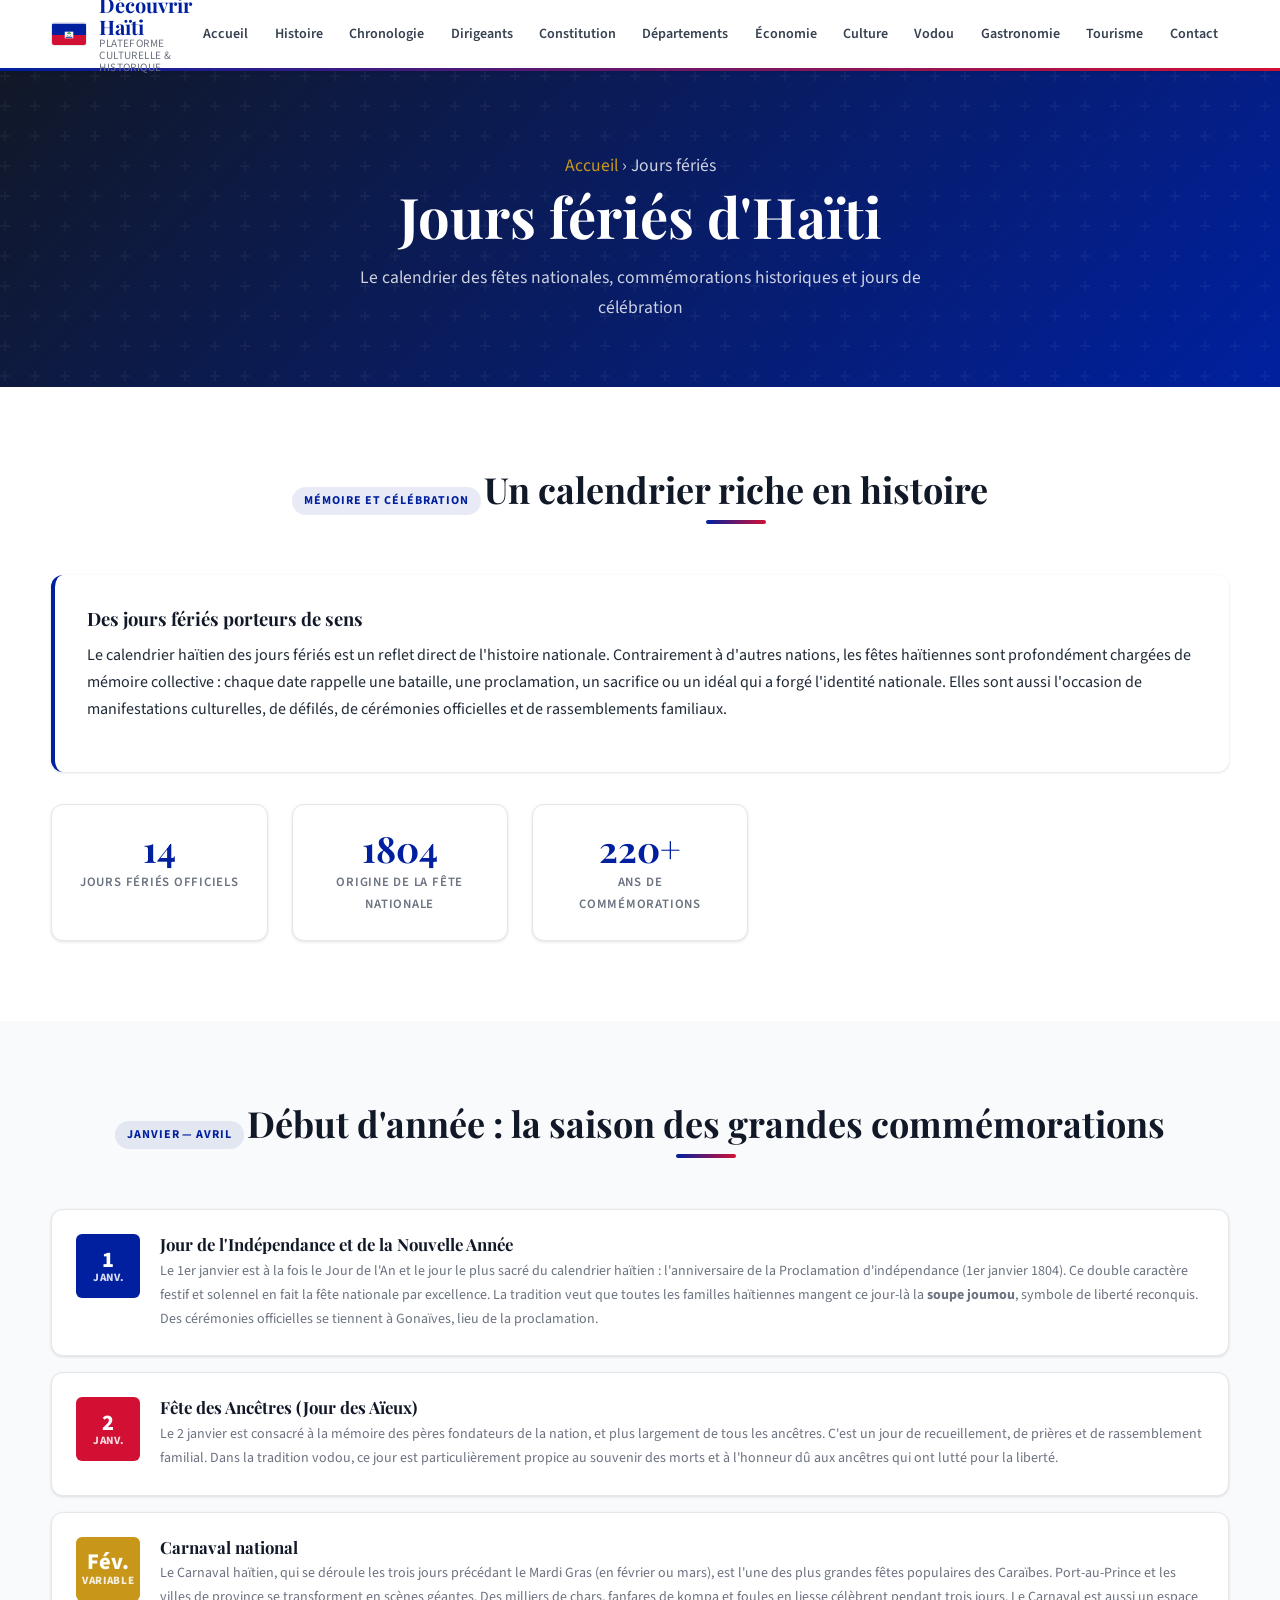
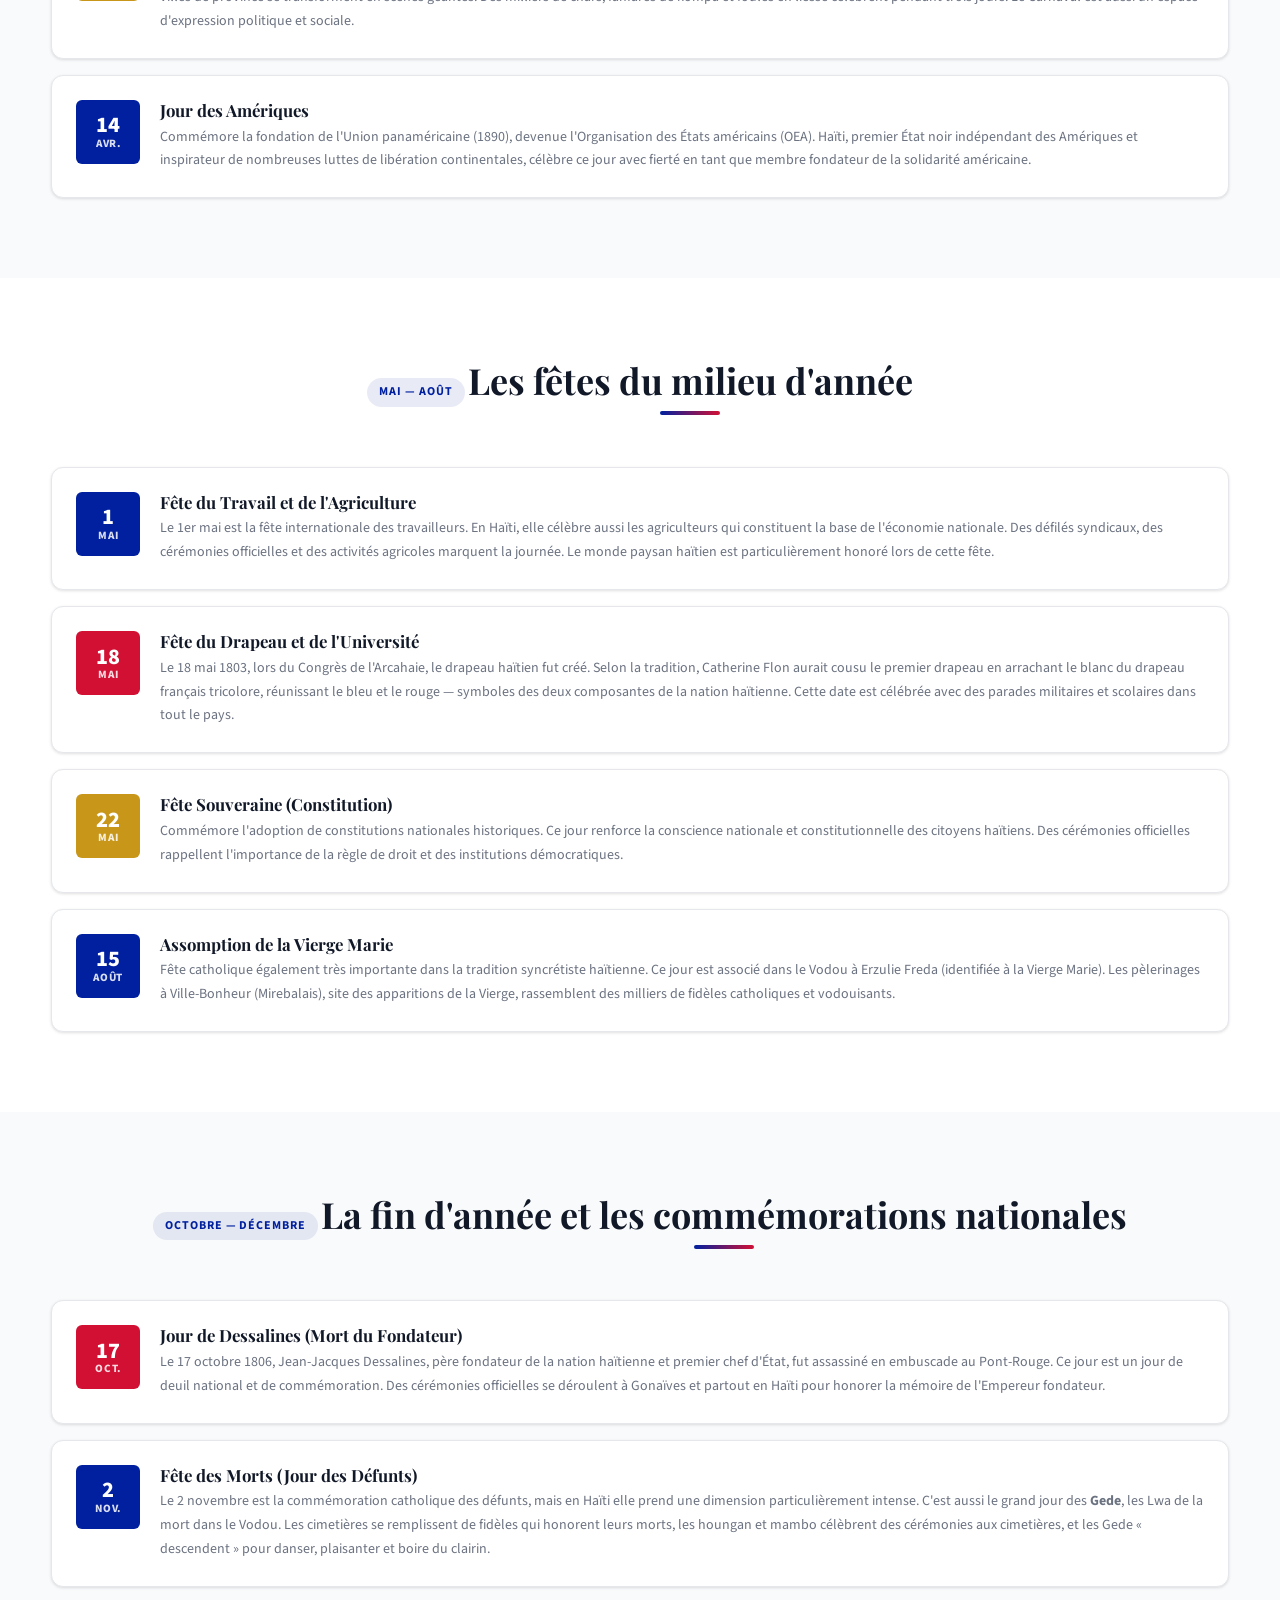
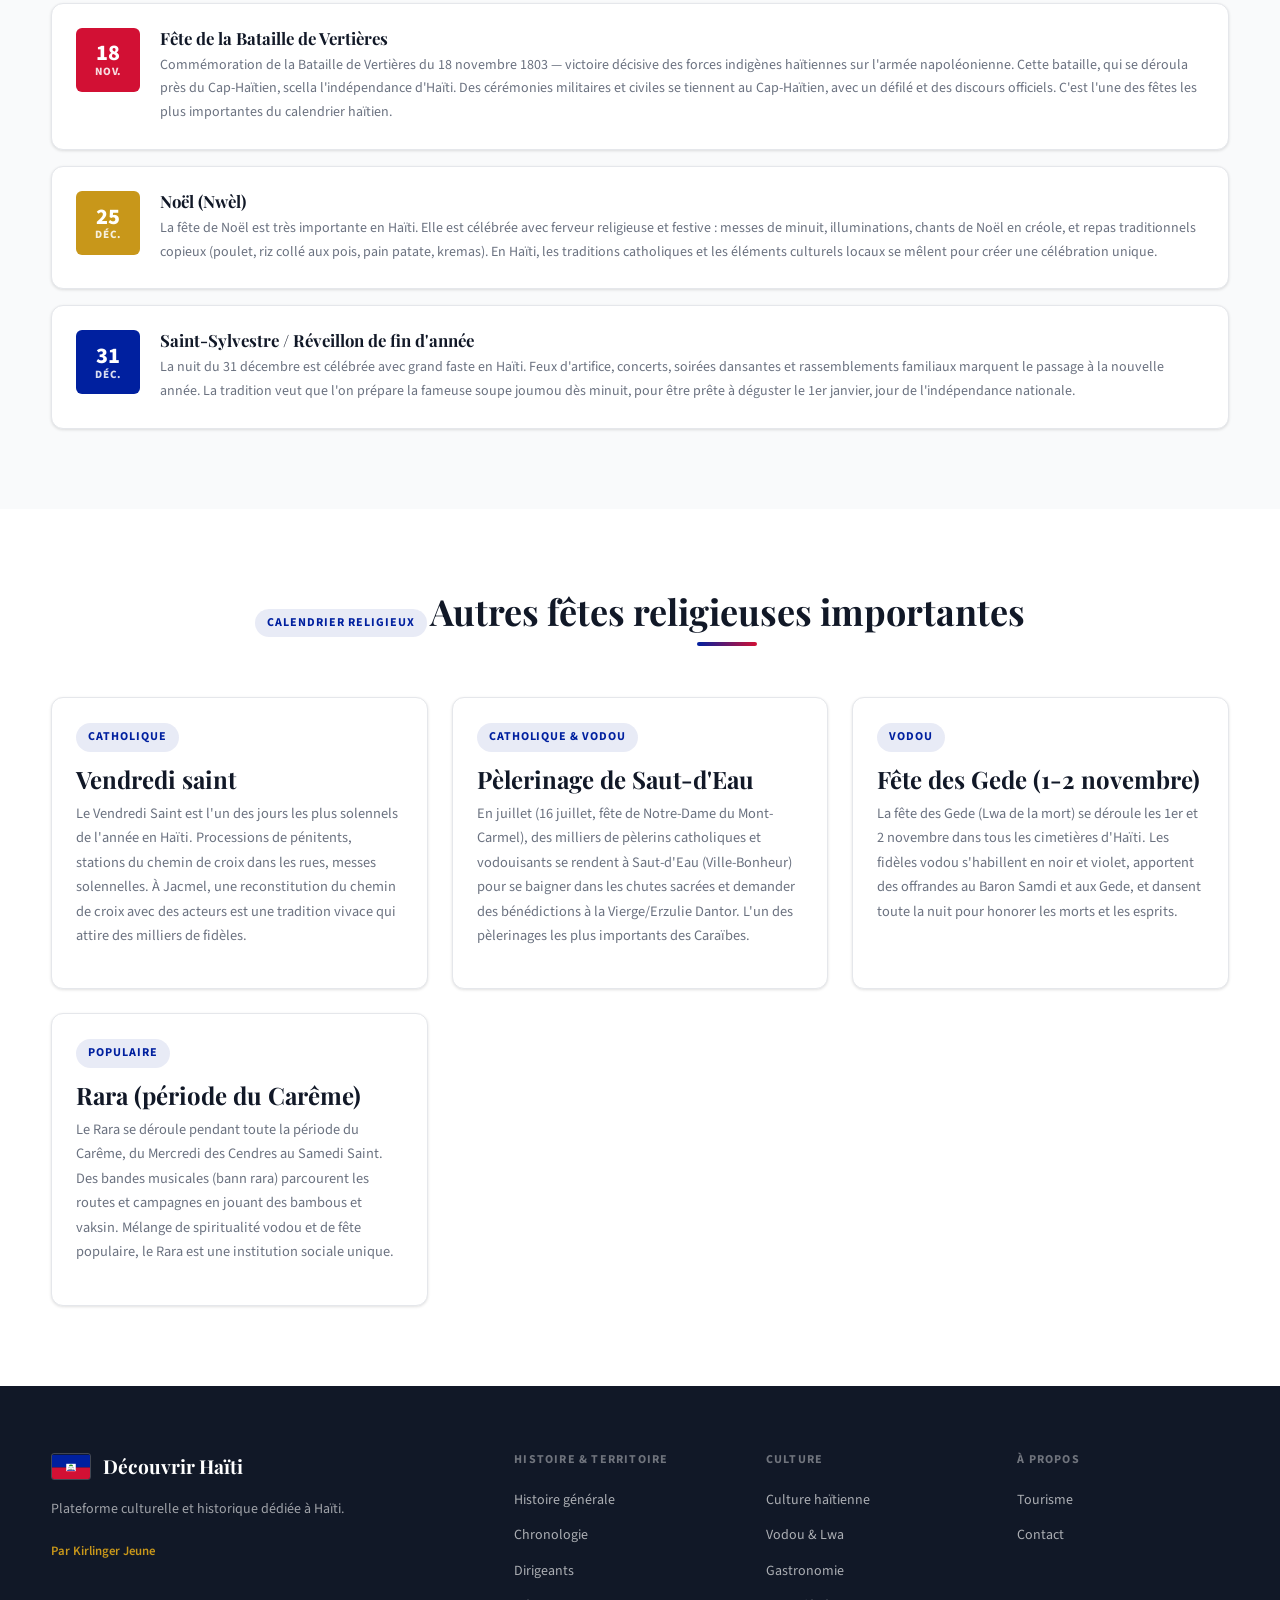
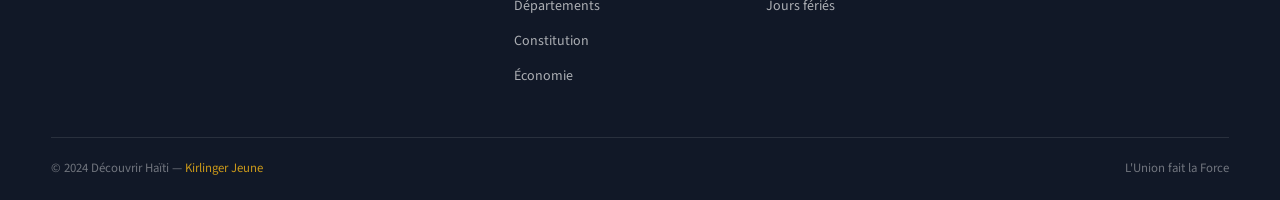
<file: jours-feries.html>
<!DOCTYPE html>
<html lang="fr">
<head>
  <meta charset="UTF-8" />
  <meta name="viewport" content="width=device-width, initial-scale=1.0" />
  <title>Jours fériés — Découvrir Haïti</title>
  <meta name="description" content="Les fêtes nationales, commémorations et jours fériés du calendrier haïtien, leur histoire et leur signification." />
  <link rel="preconnect" href="https://fonts.googleapis.com" />
  <link rel="preconnect" href="https://fonts.gstatic.com" crossorigin />
  <link href="https://fonts.googleapis.com/css2?family=Playfair+Display:wght@400;600;700&family=Source+Sans+3:wght@300;400;600;700&display=swap" rel="stylesheet" />
  <link rel="stylesheet" href="css/style.css" />
</head>
<body>

  <nav class="navbar" role="navigation" aria-label="Navigation principale">
    <div class="container navbar__inner">
      <a href="index.html" class="navbar__brand">
        <div class="navbar__flag"><img src="assets/flags/haiti-flag.svg" alt="Drapeau haïtien" width="36" height="24" /></div>
        <div class="navbar__logo">Découvrir Haïti<span>Plateforme culturelle &amp; historique</span></div>
      </a>
      <button class="navbar__toggle" aria-expanded="false" aria-controls="main-menu" aria-label="Ouvrir le menu"><span></span><span></span><span></span></button>
      <ul class="navbar__menu" id="main-menu" role="list">
                <li><a href="index.html">Accueil</a></li>
        <li><a href="histoire.html">Histoire</a></li>
        <li><a href="chronologie.html">Chronologie</a></li>
        <li><a href="dirigeants.html">Dirigeants</a></li>
        <li><a href="constitution.html">Constitution</a></li>
        <li><a href="departements.html">Départements</a></li>
        <li><a href="economie.html">Économie</a></li>
        <li><a href="culture.html">Culture</a></li>
        <li><a href="vodou.html">Vodou</a></li>
        <li><a href="gastronomie.html">Gastronomie</a></li>
        <li><a href="tourisme.html">Tourisme</a></li>
        <li><a href="contact.html">Contact</a></li>
      </ul>
    </div>
  </nav>

  <header class="page-header">
    <div class="container">
      <p class="page-header__breadcrumb"><a href="index.html">Accueil</a> › Jours fériés</p>
      <h1>Jours fériés d'Haïti</h1>
      <p>Le calendrier des fêtes nationales, commémorations historiques et jours de célébration</p>
    </div>
  </header>

  <!-- INTRO -->
  <section class="section section--alt" aria-labelledby="feries-intro-heading">
    <div class="container">
      <div class="section-header">
        <span class="tag">Mémoire et célébration</span>
        <h2 id="feries-intro-heading">Un calendrier riche en histoire</h2>
      </div>
      <div class="info-box">
        <h3>Des jours fériés porteurs de sens</h3>
        <p>
          Le calendrier haïtien des jours fériés est un reflet direct de l'histoire nationale. Contrairement à d'autres nations,
          les fêtes haïtiennes sont profondément chargées de mémoire collective : chaque date rappelle une bataille, une proclamation,
          un sacrifice ou un idéal qui a forgé l'identité nationale. Elles sont aussi l'occasion de manifestations culturelles, de défilés,
          de cérémonies officielles et de rassemblements familiaux.
        </p>
      </div>
      <div class="stats-grid" style="margin-top:2rem;">
        <div class="stat-card">
          <div class="stat-card__value">14</div>
          <div class="stat-card__label">Jours fériés officiels</div>
        </div>
        <div class="stat-card">
          <div class="stat-card__value">1804</div>
          <div class="stat-card__label">Origine de la fête nationale</div>
        </div>
        <div class="stat-card">
          <div class="stat-card__value">220+</div>
          <div class="stat-card__label">Ans de commémorations</div>
        </div>
      </div>
    </div>
  </section>

  <!-- JANVIER - AVRIL -->
  <section class="section" aria-labelledby="janv-heading">
    <div class="container">
      <div class="section-header">
        <span class="tag">Janvier — Avril</span>
        <h2 id="janv-heading">Début d'année : la saison des grandes commémorations</h2>
      </div>
      <div style="display:flex; flex-direction:column; gap:1rem;">

        <article class="holiday-card">
          <div class="holiday-card__date">
            <span class="day">1</span>
            <span class="month">Janv.</span>
          </div>
          <div class="holiday-card__info">
            <h3>Jour de l'Indépendance et de la Nouvelle Année</h3>
            <p>Le 1er janvier est à la fois le Jour de l'An et le jour le plus sacré du calendrier haïtien : l'anniversaire de la Proclamation d'indépendance (1er janvier 1804). Ce double caractère festif et solennel en fait la fête nationale par excellence. La tradition veut que toutes les familles haïtiennes mangent ce jour-là la <strong>soupe joumou</strong>, symbole de liberté reconquis. Des cérémonies officielles se tiennent à Gonaïves, lieu de la proclamation.</p>
          </div>
        </article>

        <article class="holiday-card">
          <div class="holiday-card__date holiday-card__date--red">
            <span class="day">2</span>
            <span class="month">Janv.</span>
          </div>
          <div class="holiday-card__info">
            <h3>Fête des Ancêtres (Jour des Aïeux)</h3>
            <p>Le 2 janvier est consacré à la mémoire des pères fondateurs de la nation, et plus largement de tous les ancêtres. C'est un jour de recueillement, de prières et de rassemblement familial. Dans la tradition vodou, ce jour est particulièrement propice au souvenir des morts et à l'honneur dû aux ancêtres qui ont lutté pour la liberté.</p>
          </div>
        </article>

        <article class="holiday-card">
          <div class="holiday-card__date holiday-card__date--gold">
            <span class="day">Fév.</span>
            <span class="month">variable</span>
          </div>
          <div class="holiday-card__info">
            <h3>Carnaval national</h3>
            <p>Le Carnaval haïtien, qui se déroule les trois jours précédant le Mardi Gras (en février ou mars), est l'une des plus grandes fêtes populaires des Caraïbes. Port-au-Prince et les villes de province se transforment en scènes géantes. Des milliers de chars, fanfares de kompa et foules en liesse célèbrent pendant trois jours. Le Carnaval est aussi un espace d'expression politique et sociale.</p>
          </div>
        </article>

        <article class="holiday-card">
          <div class="holiday-card__date">
            <span class="day">14</span>
            <span class="month">Avr.</span>
          </div>
          <div class="holiday-card__info">
            <h3>Jour des Amériques</h3>
            <p>Commémore la fondation de l'Union panaméricaine (1890), devenue l'Organisation des États américains (OEA). Haïti, premier État noir indépendant des Amériques et inspirateur de nombreuses luttes de libération continentales, célèbre ce jour avec fierté en tant que membre fondateur de la solidarité américaine.</p>
          </div>
        </article>

      </div>
    </div>
  </section>

  <!-- MAI - AOÛT -->
  <section class="section section--alt" aria-labelledby="mai-heading">
    <div class="container">
      <div class="section-header">
        <span class="tag">Mai — Août</span>
        <h2 id="mai-heading">Les fêtes du milieu d'année</h2>
      </div>
      <div style="display:flex; flex-direction:column; gap:1rem;">

        <article class="holiday-card">
          <div class="holiday-card__date">
            <span class="day">1</span>
            <span class="month">Mai</span>
          </div>
          <div class="holiday-card__info">
            <h3>Fête du Travail et de l'Agriculture</h3>
            <p>Le 1er mai est la fête internationale des travailleurs. En Haïti, elle célèbre aussi les agriculteurs qui constituent la base de l'économie nationale. Des défilés syndicaux, des cérémonies officielles et des activités agricoles marquent la journée. Le monde paysan haïtien est particulièrement honoré lors de cette fête.</p>
          </div>
        </article>

        <article class="holiday-card">
          <div class="holiday-card__date holiday-card__date--red">
            <span class="day">18</span>
            <span class="month">Mai</span>
          </div>
          <div class="holiday-card__info">
            <h3>Fête du Drapeau et de l'Université</h3>
            <p>Le 18 mai 1803, lors du Congrès de l'Arcahaie, le drapeau haïtien fut créé. Selon la tradition, Catherine Flon aurait cousu le premier drapeau en arrachant le blanc du drapeau français tricolore, réunissant le bleu et le rouge — symboles des deux composantes de la nation haïtienne. Cette date est célébrée avec des parades militaires et scolaires dans tout le pays.</p>
          </div>
        </article>

        <article class="holiday-card">
          <div class="holiday-card__date holiday-card__date--gold">
            <span class="day">22</span>
            <span class="month">Mai</span>
          </div>
          <div class="holiday-card__info">
            <h3>Fête Souveraine (Constitution)</h3>
            <p>Commémore l'adoption de constitutions nationales historiques. Ce jour renforce la conscience nationale et constitutionnelle des citoyens haïtiens. Des cérémonies officielles rappellent l'importance de la règle de droit et des institutions démocratiques.</p>
          </div>
        </article>

        <article class="holiday-card">
          <div class="holiday-card__date">
            <span class="day">15</span>
            <span class="month">Août</span>
          </div>
          <div class="holiday-card__info">
            <h3>Assomption de la Vierge Marie</h3>
            <p>Fête catholique également très importante dans la tradition syncrétiste haïtienne. Ce jour est associé dans le Vodou à Erzulie Freda (identifiée à la Vierge Marie). Les pèlerinages à Ville-Bonheur (Mirebalais), site des apparitions de la Vierge, rassemblent des milliers de fidèles catholiques et vodouisants.</p>
          </div>
        </article>

      </div>
    </div>
  </section>

  <!-- OCTOBRE - DÉCEMBRE -->
  <section class="section" aria-labelledby="oct-heading">
    <div class="container">
      <div class="section-header">
        <span class="tag">Octobre — Décembre</span>
        <h2 id="oct-heading">La fin d'année et les commémorations nationales</h2>
      </div>
      <div style="display:flex; flex-direction:column; gap:1rem;">

        <article class="holiday-card">
          <div class="holiday-card__date holiday-card__date--red">
            <span class="day">17</span>
            <span class="month">Oct.</span>
          </div>
          <div class="holiday-card__info">
            <h3>Jour de Dessalines (Mort du Fondateur)</h3>
            <p>Le 17 octobre 1806, Jean-Jacques Dessalines, père fondateur de la nation haïtienne et premier chef d'État, fut assassiné en embuscade au Pont-Rouge. Ce jour est un jour de deuil national et de commémoration. Des cérémonies officielles se déroulent à Gonaïves et partout en Haïti pour honorer la mémoire de l'Empereur fondateur.</p>
          </div>
        </article>

        <article class="holiday-card">
          <div class="holiday-card__date">
            <span class="day">2</span>
            <span class="month">Nov.</span>
          </div>
          <div class="holiday-card__info">
            <h3>Fête des Morts (Jour des Défunts)</h3>
            <p>Le 2 novembre est la commémoration catholique des défunts, mais en Haïti elle prend une dimension particulièrement intense. C'est aussi le grand jour des <strong>Gede</strong>, les Lwa de la mort dans le Vodou. Les cimetières se remplissent de fidèles qui honorent leurs morts, les houngan et mambo célèbrent des cérémonies aux cimetières, et les Gede « descendent » pour danser, plaisanter et boire du clairin.</p>
          </div>
        </article>

        <article class="holiday-card">
          <div class="holiday-card__date holiday-card__date--red">
            <span class="day">18</span>
            <span class="month">Nov.</span>
          </div>
          <div class="holiday-card__info">
            <h3>Fête de la Bataille de Vertières</h3>
            <p>Commémoration de la Bataille de Vertières du 18 novembre 1803 — victoire décisive des forces indigènes haïtiennes sur l'armée napoléonienne. Cette bataille, qui se déroula près du Cap-Haïtien, scella l'indépendance d'Haïti. Des cérémonies militaires et civiles se tiennent au Cap-Haïtien, avec un défilé et des discours officiels. C'est l'une des fêtes les plus importantes du calendrier haïtien.</p>
          </div>
        </article>

        <article class="holiday-card">
          <div class="holiday-card__date holiday-card__date--gold">
            <span class="day">25</span>
            <span class="month">Déc.</span>
          </div>
          <div class="holiday-card__info">
            <h3>Noël (Nwèl)</h3>
            <p>La fête de Noël est très importante en Haïti. Elle est célébrée avec ferveur religieuse et festive : messes de minuit, illuminations, chants de Noël en créole, et repas traditionnels copieux (poulet, riz collé aux pois, pain patate, kremas). En Haïti, les traditions catholiques et les éléments culturels locaux se mêlent pour créer une célébration unique.</p>
          </div>
        </article>

        <article class="holiday-card">
          <div class="holiday-card__date">
            <span class="day">31</span>
            <span class="month">Déc.</span>
          </div>
          <div class="holiday-card__info">
            <h3>Saint-Sylvestre / Réveillon de fin d'année</h3>
            <p>La nuit du 31 décembre est célébrée avec grand faste en Haïti. Feux d'artifice, concerts, soirées dansantes et rassemblements familiaux marquent le passage à la nouvelle année. La tradition veut que l'on prépare la fameuse soupe joumou dès minuit, pour être prête à déguster le 1er janvier, jour de l'indépendance nationale.</p>
          </div>
        </article>

      </div>
    </div>
  </section>

  <!-- FÊTES RELIGIEUSES -->
  <section class="section section--alt" aria-labelledby="relig-heading">
    <div class="container">
      <div class="section-header">
        <span class="tag">Calendrier religieux</span>
        <h2 id="relig-heading">Autres fêtes religieuses importantes</h2>
      </div>
      <div class="cards-grid">
        <div class="card">
          <div class="card__body">
            <span class="tag">Catholique</span>
            <h3>Vendredi saint</h3>
            <p>Le Vendredi Saint est l'un des jours les plus solennels de l'année en Haïti. Processions de pénitents, stations du chemin de croix dans les rues, messes solennelles. À Jacmel, une reconstitution du chemin de croix avec des acteurs est une tradition vivace qui attire des milliers de fidèles.</p>
          </div>
        </div>
        <div class="card">
          <div class="card__body">
            <span class="tag">Catholique &amp; Vodou</span>
            <h3>Pèlerinage de Saut-d'Eau</h3>
            <p>En juillet (16 juillet, fête de Notre-Dame du Mont-Carmel), des milliers de pèlerins catholiques et vodouisants se rendent à Saut-d'Eau (Ville-Bonheur) pour se baigner dans les chutes sacrées et demander des bénédictions à la Vierge/Erzulie Dantor. L'un des pèlerinages les plus importants des Caraïbes.</p>
          </div>
        </div>
        <div class="card">
          <div class="card__body">
            <span class="tag">Vodou</span>
            <h3>Fête des Gede (1-2 novembre)</h3>
            <p>La fête des Gede (Lwa de la mort) se déroule les 1er et 2 novembre dans tous les cimetières d'Haïti. Les fidèles vodou s'habillent en noir et violet, apportent des offrandes au Baron Samdi et aux Gede, et dansent toute la nuit pour honorer les morts et les esprits.</p>
          </div>
        </div>
        <div class="card">
          <div class="card__body">
            <span class="tag">Populaire</span>
            <h3>Rara (période du Carême)</h3>
            <p>Le Rara se déroule pendant toute la période du Carême, du Mercredi des Cendres au Samedi Saint. Des bandes musicales (bann rara) parcourent les routes et campagnes en jouant des bambous et vaksin. Mélange de spiritualité vodou et de fête populaire, le Rara est une institution sociale unique.</p>
          </div>
        </div>
      </div>
    </div>
  </section>

  <footer class="footer" role="contentinfo">
    <div class="container">
      <div class="footer__grid">
        <div>
          <div class="footer__brand">
            <div class="footer__flag"><img src="assets/flags/haiti-flag.svg" alt="Drapeau haïtien" width="40" height="27" /></div>
            <span class="footer__brand-name">Découvrir Haïti</span>
          </div>
          <p class="footer__desc">Plateforme culturelle et historique dédiée à Haïti.</p>
          <p class="footer__author">Par Kirlinger Jeune</p>
        </div>
                <div>
          <p class="footer__heading">Histoire &amp; Territoire</p>
          <ul class="footer__links">
            <li><a href="histoire.html">Histoire générale</a></li>
            <li><a href="chronologie.html">Chronologie</a></li>
            <li><a href="dirigeants.html">Dirigeants</a></li>
            <li><a href="departements.html">Départements</a></li>
            <li><a href="constitution.html">Constitution</a></li>
            <li><a href="economie.html">Économie</a></li>
          </ul>
        </div>
        <div>
          <p class="footer__heading">Culture</p>
          <ul class="footer__links">
            <li><a href="culture.html">Culture haïtienne</a></li>
            <li><a href="vodou.html">Vodou &amp; Lwa</a></li>
            <li><a href="gastronomie.html">Gastronomie</a></li>
            <li><a href="jours-feries.html">Jours fériés</a></li>
          </ul>
        </div>
        <div>
          <p class="footer__heading">À propos</p>
          <ul class="footer__links">
            <li><a href="tourisme.html">Tourisme</a></li>
            <li><a href="contact.html">Contact</a></li>
          </ul>
        </div>
      </div>
      <div class="footer__bottom">
        <p>&copy; 2024 Découvrir Haïti — <a href="contact.html">Kirlinger Jeune</a></p>
        <p>L'Union fait la Force</p>
      </div>
    </div>
  </footer>
  <button class="back-to-top" aria-label="Retour en haut de page">↑</button>
  <script src="js/script.js"></script>
</body>
</html>
</file>
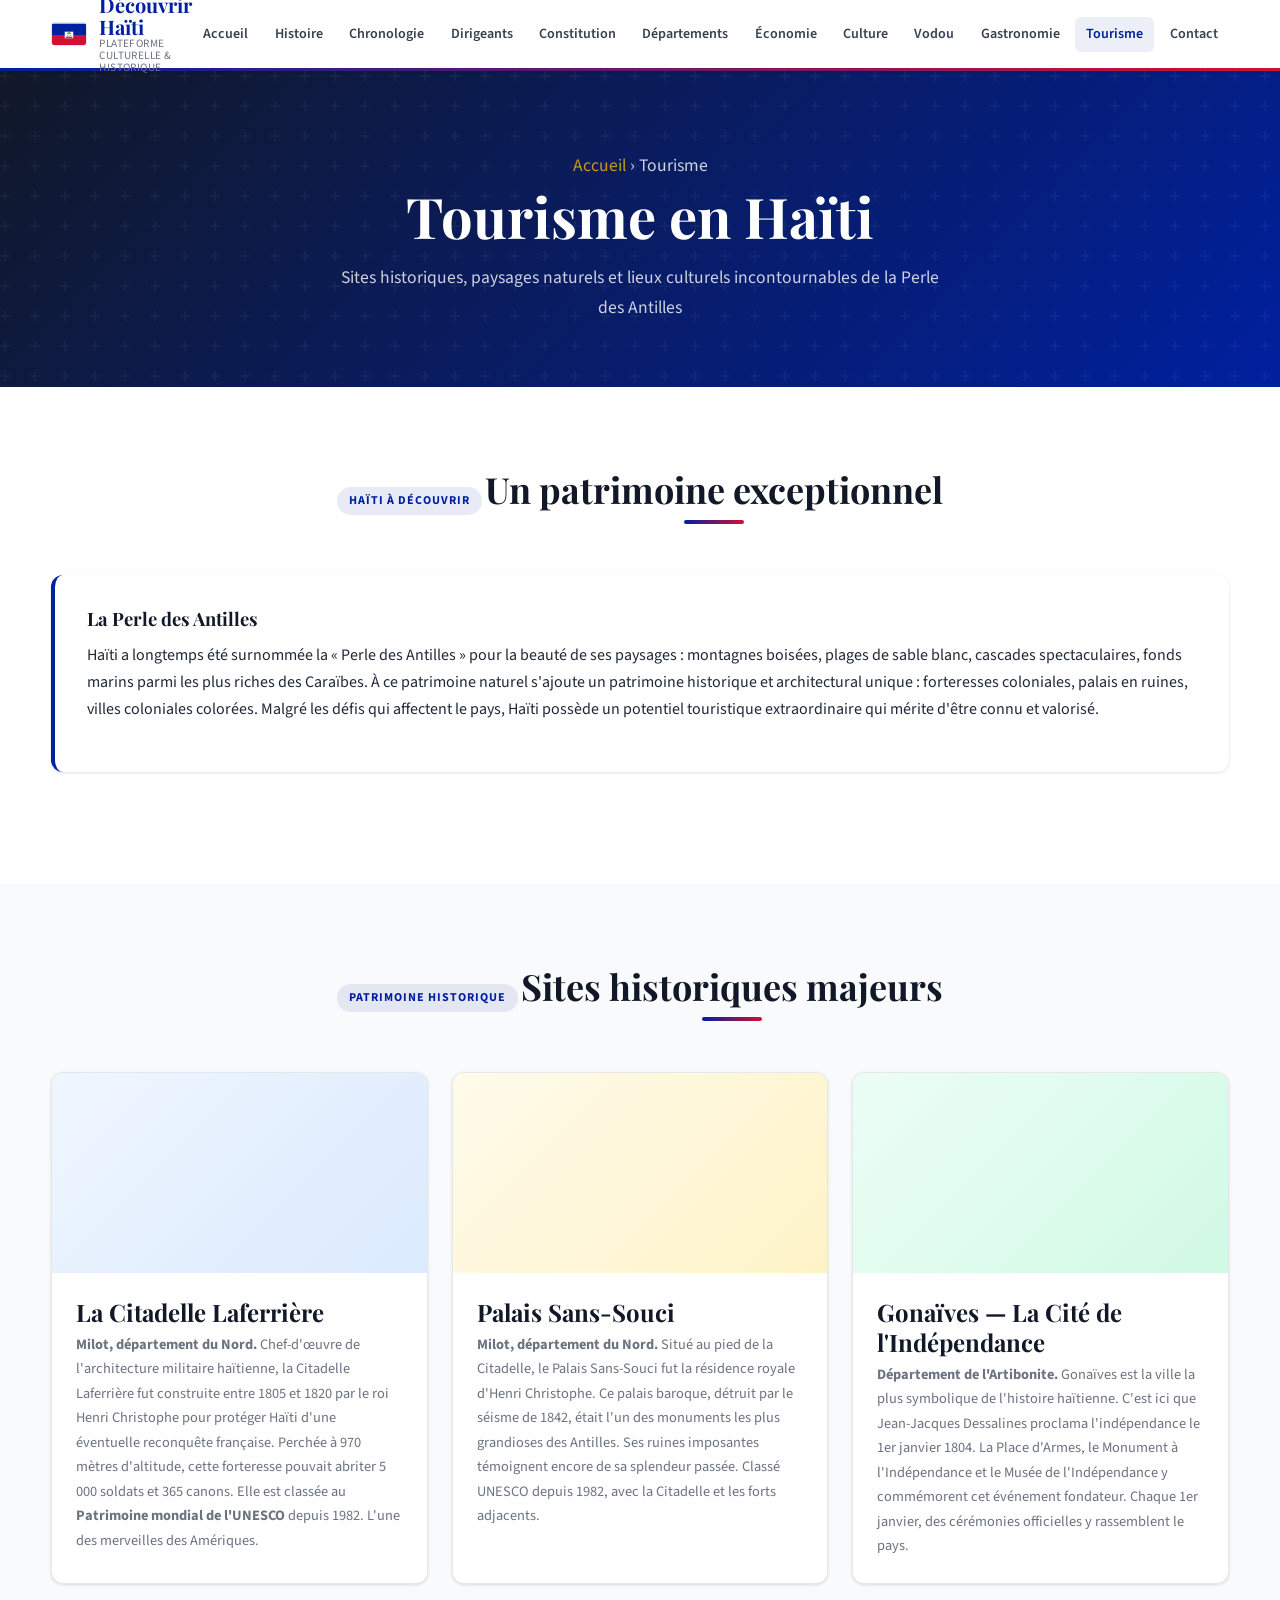
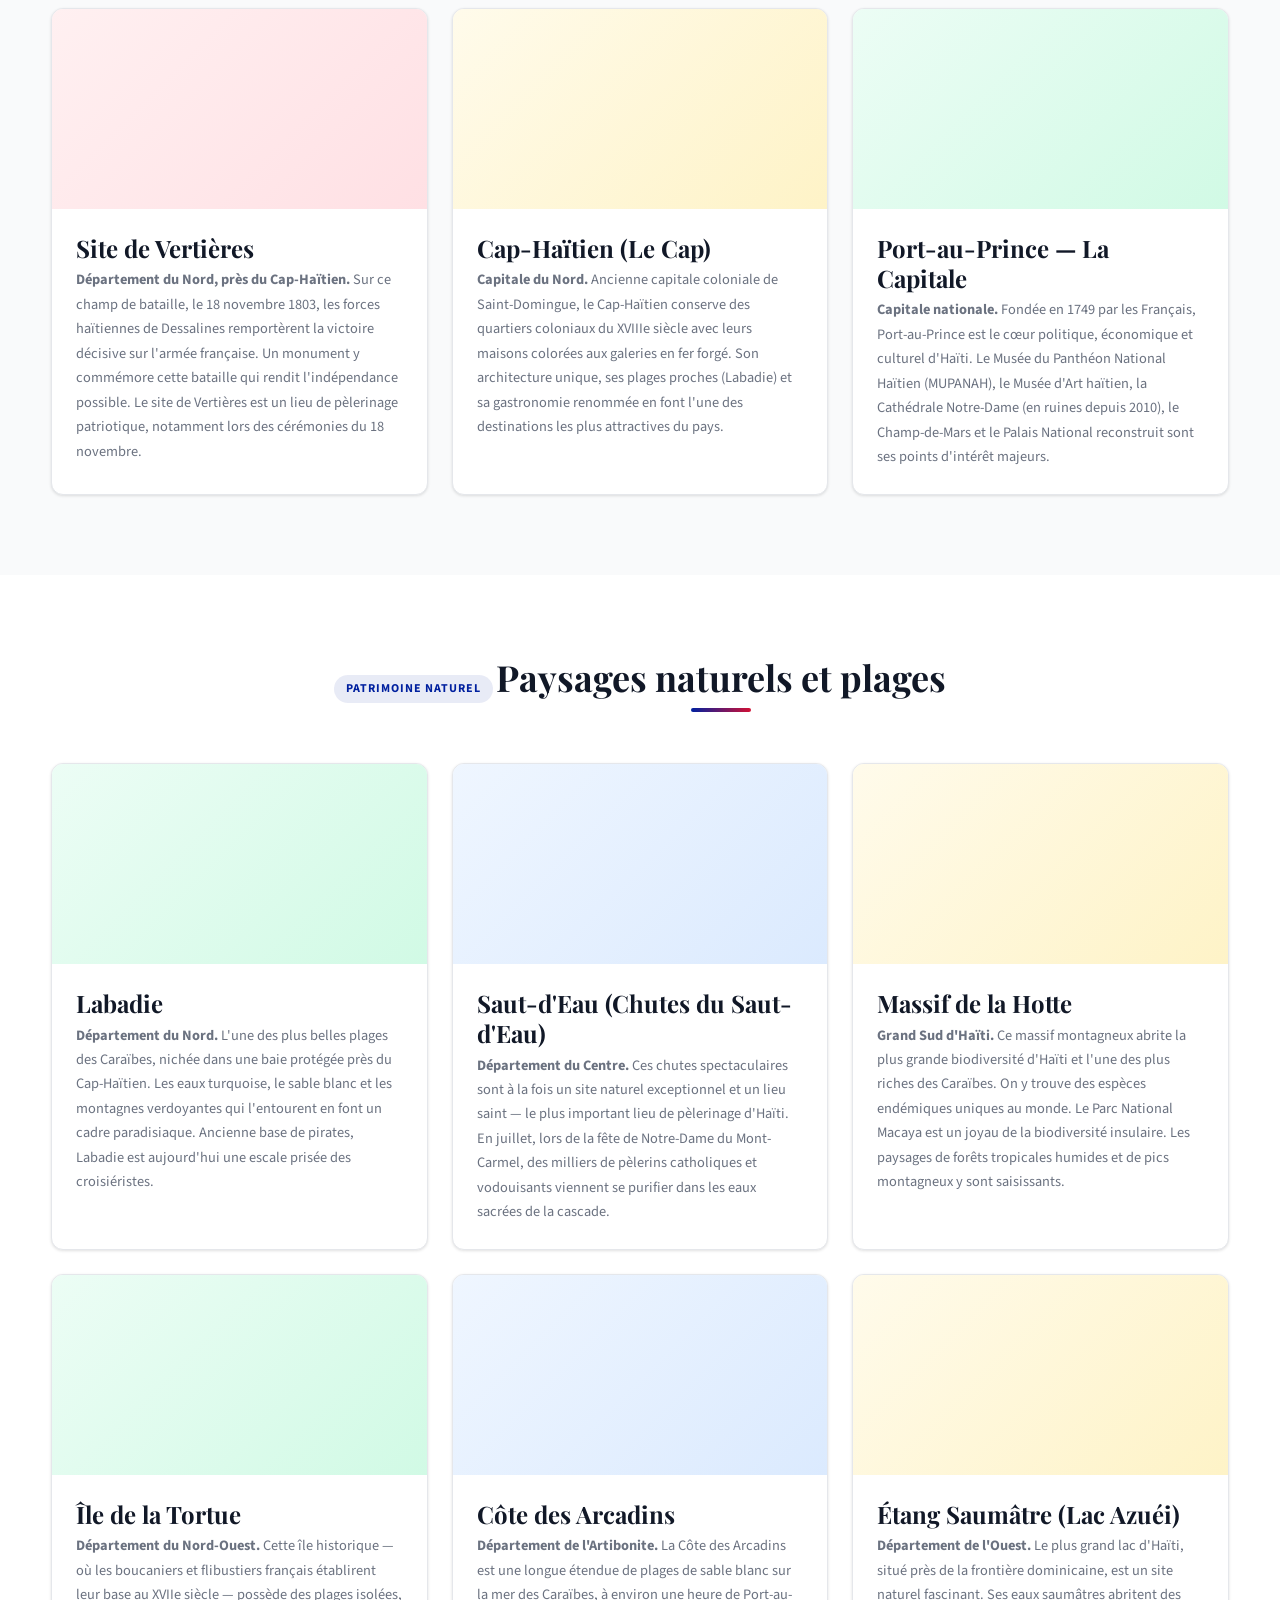
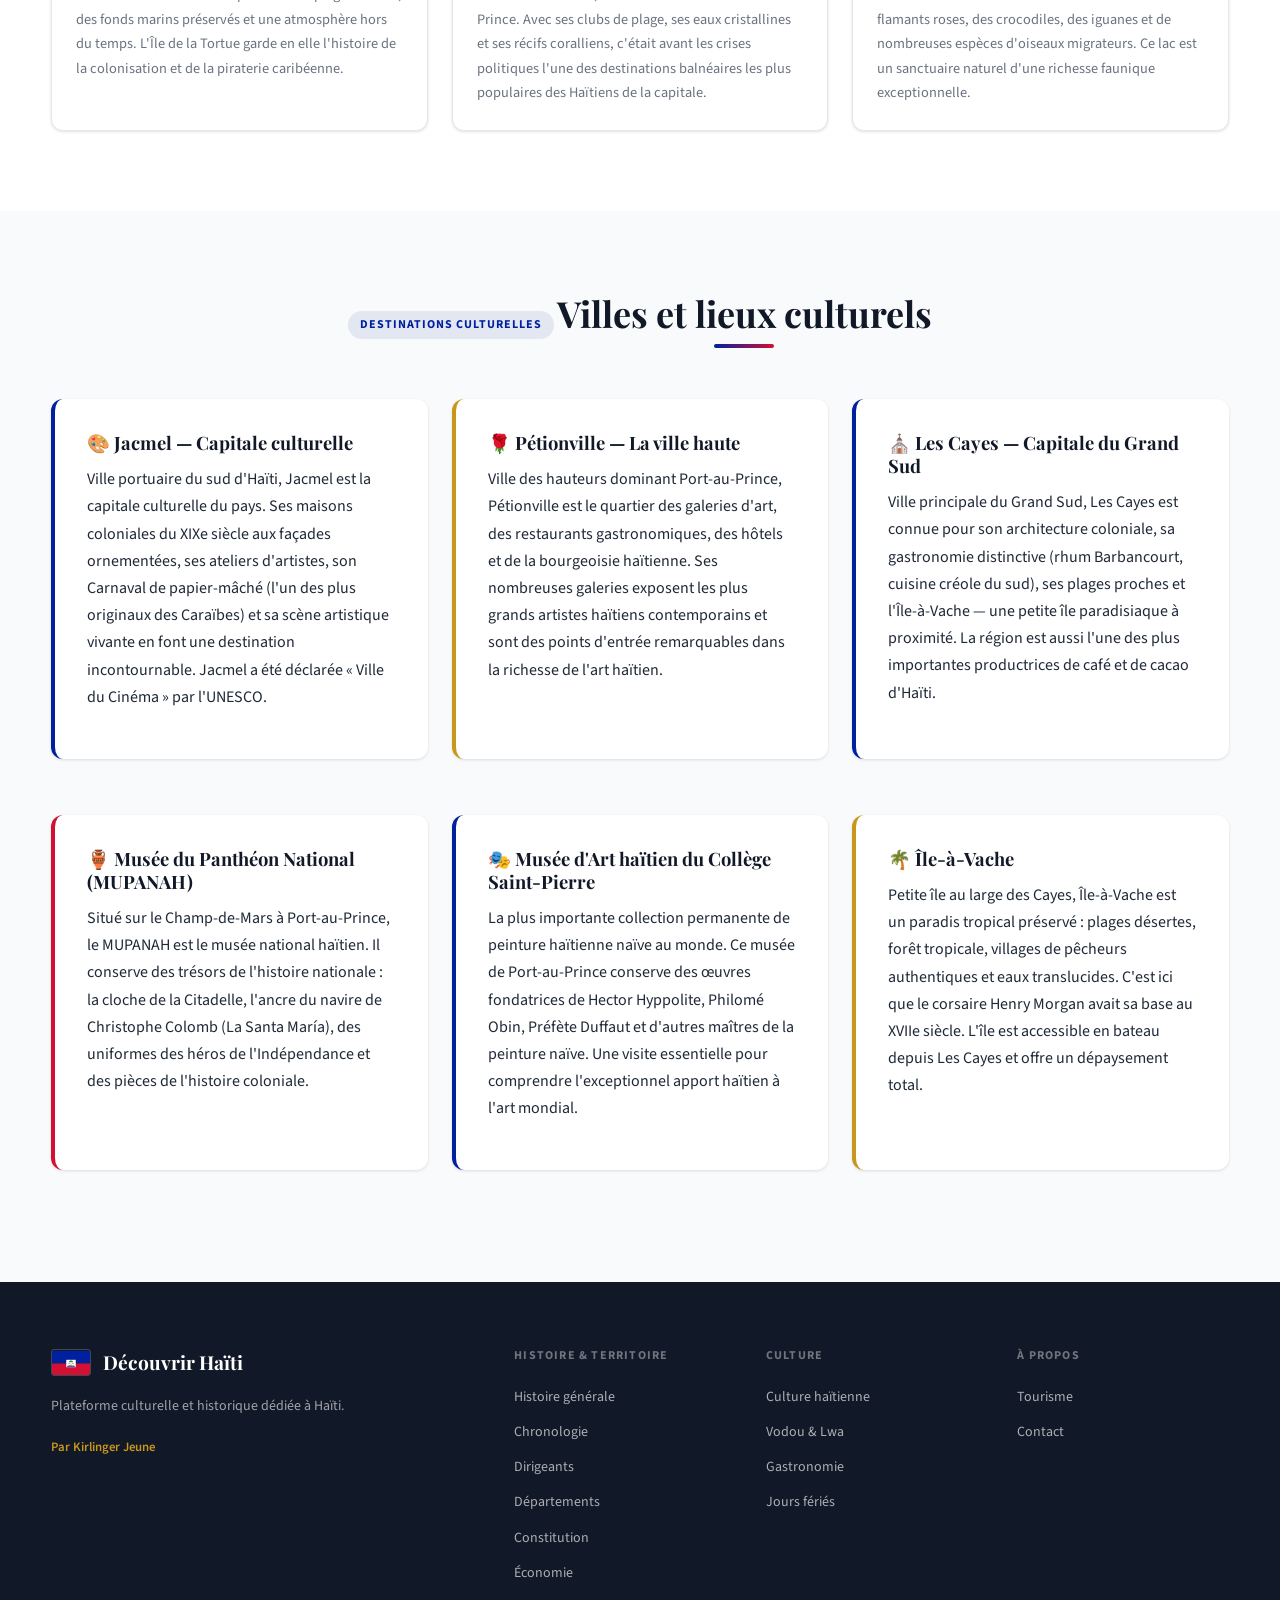
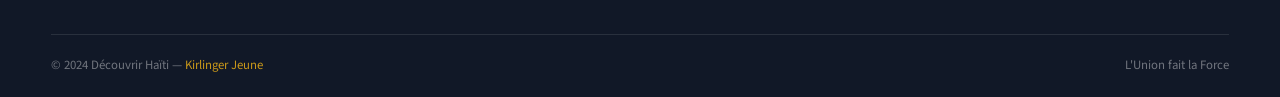
<file: tourisme.html>
<!DOCTYPE html>
<html lang="fr">
<head>
  <meta charset="UTF-8" />
  <meta name="viewport" content="width=device-width, initial-scale=1.0" />
  <title>Tourisme en Haïti — Découvrir Haïti</title>
  <meta name="description" content="Sites historiques, paysages naturels, plages et lieux culturels incontournables à découvrir en Haïti." />
  <link rel="preconnect" href="https://fonts.googleapis.com" />
  <link rel="preconnect" href="https://fonts.gstatic.com" crossorigin />
  <link href="https://fonts.googleapis.com/css2?family=Playfair+Display:wght@400;600;700&family=Source+Sans+3:wght@300;400;600;700&display=swap" rel="stylesheet" />
  <link rel="stylesheet" href="css/style.css" />
</head>
<body>

  <nav class="navbar" role="navigation" aria-label="Navigation principale">
    <div class="container navbar__inner">
      <a href="index.html" class="navbar__brand">
        <div class="navbar__flag"><img src="assets/flags/haiti-flag.svg" alt="Drapeau haïtien" width="36" height="24" /></div>
        <div class="navbar__logo">Découvrir Haïti<span>Plateforme culturelle &amp; historique</span></div>
      </a>
      <button class="navbar__toggle" aria-expanded="false" aria-controls="main-menu" aria-label="Ouvrir le menu"><span></span><span></span><span></span></button>
      <ul class="navbar__menu" id="main-menu" role="list">
                <li><a href="index.html">Accueil</a></li>
        <li><a href="histoire.html">Histoire</a></li>
        <li><a href="chronologie.html">Chronologie</a></li>
        <li><a href="dirigeants.html">Dirigeants</a></li>
        <li><a href="constitution.html">Constitution</a></li>
        <li><a href="departements.html">Départements</a></li>
        <li><a href="economie.html">Économie</a></li>
        <li><a href="culture.html">Culture</a></li>
        <li><a href="vodou.html">Vodou</a></li>
        <li><a href="gastronomie.html">Gastronomie</a></li>
        <li><a href="tourisme.html">Tourisme</a></li>
        <li><a href="contact.html">Contact</a></li>
      </ul>
    </div>
  </nav>

  <header class="page-header">
    <div class="container">
      <p class="page-header__breadcrumb"><a href="index.html">Accueil</a> › Tourisme</p>
      <h1>Tourisme en Haïti</h1>
      <p>Sites historiques, paysages naturels et lieux culturels incontournables de la Perle des Antilles</p>
    </div>
  </header>

  <!-- INTRO -->
  <section class="section section--alt" aria-labelledby="tourism-intro-heading">
    <div class="container">
      <div class="section-header">
        <span class="tag">Haïti à découvrir</span>
        <h2 id="tourism-intro-heading">Un patrimoine exceptionnel</h2>
      </div>
      <div class="info-box">
        <h3>La Perle des Antilles</h3>
        <p>
          Haïti a longtemps été surnommée la « Perle des Antilles » pour la beauté de ses paysages : montagnes boisées, plages de sable blanc, cascades spectaculaires, fonds marins parmi les plus riches des Caraïbes.
          À ce patrimoine naturel s'ajoute un patrimoine historique et architectural unique : forteresses coloniales, palais en ruines, villes coloniales colorées.
          Malgré les défis qui affectent le pays, Haïti possède un potentiel touristique extraordinaire qui mérite d'être connu et valorisé.
        </p>
      </div>
    </div>
  </section>

  <!-- SITES HISTORIQUES -->
  <section class="section" aria-labelledby="historic-heading">
    <div class="container">
      <div class="section-header">
        <span class="tag">Patrimoine historique</span>
        <h2 id="historic-heading">Sites historiques majeurs</h2>
      </div>
      <div class="cards-grid">

        <article class="place-card">
          <div class="place-card__visual place-card__visual--blue"></div>
          <div class="place-card__body">
            <h3>La Citadelle Laferrière</h3>
            <p><strong>Milot, département du Nord.</strong> Chef-d'œuvre de l'architecture militaire haïtienne, la Citadelle Laferrière fut construite entre 1805 et 1820 par le roi Henri Christophe pour protéger Haïti d'une éventuelle reconquête française. Perchée à 970 mètres d'altitude, cette forteresse pouvait abriter 5 000 soldats et 365 canons. Elle est classée au <strong>Patrimoine mondial de l'UNESCO</strong> depuis 1982. L'une des merveilles des Amériques.</p>
          </div>
        </article>

        <article class="place-card">
          <div class="place-card__visual place-card__visual--amber"></div>
          <div class="place-card__body">
            <h3>Palais Sans-Souci</h3>
            <p><strong>Milot, département du Nord.</strong> Situé au pied de la Citadelle, le Palais Sans-Souci fut la résidence royale d'Henri Christophe. Ce palais baroque, détruit par le séisme de 1842, était l'un des monuments les plus grandioses des Antilles. Ses ruines imposantes témoignent encore de sa splendeur passée. Classé UNESCO depuis 1982, avec la Citadelle et les forts adjacents.</p>
          </div>
        </article>

        <article class="place-card">
          <div class="place-card__visual"></div>
          <div class="place-card__body">
            <h3>Gonaïves — La Cité de l'Indépendance</h3>
            <p><strong>Département de l'Artibonite.</strong> Gonaïves est la ville la plus symbolique de l'histoire haïtienne. C'est ici que Jean-Jacques Dessalines proclama l'indépendance le 1er janvier 1804. La Place d'Armes, le Monument à l'Indépendance et le Musée de l'Indépendance y commémorent cet événement fondateur. Chaque 1er janvier, des cérémonies officielles y rassemblent le pays.</p>
          </div>
        </article>

        <article class="place-card">
          <div class="place-card__visual place-card__visual--red"></div>
          <div class="place-card__body">
            <h3>Site de Vertières</h3>
            <p><strong>Département du Nord, près du Cap-Haïtien.</strong> Sur ce champ de bataille, le 18 novembre 1803, les forces haïtiennes de Dessalines remportèrent la victoire décisive sur l'armée française. Un monument y commémore cette bataille qui rendit l'indépendance possible. Le site de Vertières est un lieu de pèlerinage patriotique, notamment lors des cérémonies du 18 novembre.</p>
          </div>
        </article>

        <article class="place-card">
          <div class="place-card__visual place-card__visual--amber"></div>
          <div class="place-card__body">
            <h3>Cap-Haïtien (Le Cap)</h3>
            <p><strong>Capitale du Nord.</strong> Ancienne capitale coloniale de Saint-Domingue, le Cap-Haïtien conserve des quartiers coloniaux du XVIIIe siècle avec leurs maisons colorées aux galeries en fer forgé. Son architecture unique, ses plages proches (Labadie) et sa gastronomie renommée en font l'une des destinations les plus attractives du pays.</p>
          </div>
        </article>

        <article class="place-card">
          <div class="place-card__visual"></div>
          <div class="place-card__body">
            <h3>Port-au-Prince — La Capitale</h3>
            <p><strong>Capitale nationale.</strong> Fondée en 1749 par les Français, Port-au-Prince est le cœur politique, économique et culturel d'Haïti. Le Musée du Panthéon National Haïtien (MUPANAH), le Musée d'Art haïtien, la Cathédrale Notre-Dame (en ruines depuis 2010), le Champ-de-Mars et le Palais National reconstruit sont ses points d'intérêt majeurs.</p>
          </div>
        </article>

      </div>
    </div>
  </section>

  <!-- NATURE ET PLAGES -->
  <section class="section section--alt" aria-labelledby="nature-heading">
    <div class="container">
      <div class="section-header">
        <span class="tag">Patrimoine naturel</span>
        <h2 id="nature-heading">Paysages naturels et plages</h2>
      </div>
      <div class="cards-grid">

        <article class="place-card">
          <div class="place-card__visual"></div>
          <div class="place-card__body">
            <h3>Labadie</h3>
            <p><strong>Département du Nord.</strong> L'une des plus belles plages des Caraïbes, nichée dans une baie protégée près du Cap-Haïtien. Les eaux turquoise, le sable blanc et les montagnes verdoyantes qui l'entourent en font un cadre paradisiaque. Ancienne base de pirates, Labadie est aujourd'hui une escale prisée des croisiéristes.</p>
          </div>
        </article>

        <article class="place-card">
          <div class="place-card__visual place-card__visual--blue"></div>
          <div class="place-card__body">
            <h3>Saut-d'Eau (Chutes du Saut-d'Eau)</h3>
            <p><strong>Département du Centre.</strong> Ces chutes spectaculaires sont à la fois un site naturel exceptionnel et un lieu saint — le plus important lieu de pèlerinage d'Haïti. En juillet, lors de la fête de Notre-Dame du Mont-Carmel, des milliers de pèlerins catholiques et vodouisants viennent se purifier dans les eaux sacrées de la cascade.</p>
          </div>
        </article>

        <article class="place-card">
          <div class="place-card__visual place-card__visual--amber"></div>
          <div class="place-card__body">
            <h3>Massif de la Hotte</h3>
            <p><strong>Grand Sud d'Haïti.</strong> Ce massif montagneux abrite la plus grande biodiversité d'Haïti et l'une des plus riches des Caraïbes. On y trouve des espèces endémiques uniques au monde. Le Parc National Macaya est un joyau de la biodiversité insulaire. Les paysages de forêts tropicales humides et de pics montagneux y sont saisissants.</p>
          </div>
        </article>

        <article class="place-card">
          <div class="place-card__visual"></div>
          <div class="place-card__body">
            <h3>Île de la Tortue</h3>
            <p><strong>Département du Nord-Ouest.</strong> Cette île historique — où les boucaniers et flibustiers français établirent leur base au XVIIe siècle — possède des plages isolées, des fonds marins préservés et une atmosphère hors du temps. L'Île de la Tortue garde en elle l'histoire de la colonisation et de la piraterie caribéenne.</p>
          </div>
        </article>

        <article class="place-card">
          <div class="place-card__visual place-card__visual--blue"></div>
          <div class="place-card__body">
            <h3>Côte des Arcadins</h3>
            <p><strong>Département de l'Artibonite.</strong> La Côte des Arcadins est une longue étendue de plages de sable blanc sur la mer des Caraïbes, à environ une heure de Port-au-Prince. Avec ses clubs de plage, ses eaux cristallines et ses récifs coralliens, c'était avant les crises politiques l'une des destinations balnéaires les plus populaires des Haïtiens de la capitale.</p>
          </div>
        </article>

        <article class="place-card">
          <div class="place-card__visual place-card__visual--amber"></div>
          <div class="place-card__body">
            <h3>Étang Saumâtre (Lac Azuéi)</h3>
            <p><strong>Département de l'Ouest.</strong> Le plus grand lac d'Haïti, situé près de la frontière dominicaine, est un site naturel fascinant. Ses eaux saumâtres abritent des flamants roses, des crocodiles, des iguanes et de nombreuses espèces d'oiseaux migrateurs. Ce lac est un sanctuaire naturel d'une richesse faunique exceptionnelle.</p>
          </div>
        </article>

      </div>
    </div>
  </section>

  <!-- VILLES CULTURELLES -->
  <section class="section" aria-labelledby="villes-heading">
    <div class="container">
      <div class="section-header">
        <span class="tag">Destinations culturelles</span>
        <h2 id="villes-heading">Villes et lieux culturels</h2>
      </div>
      <div style="display:grid; gap:1.5rem; grid-template-columns:repeat(auto-fill,minmax(300px,1fr));">

        <div class="info-box">
          <h3>🎨 Jacmel — Capitale culturelle</h3>
          <p>Ville portuaire du sud d'Haïti, Jacmel est la capitale culturelle du pays. Ses maisons coloniales du XIXe siècle aux façades ornementées, ses ateliers d'artistes, son Carnaval de papier-mâché (l'un des plus originaux des Caraïbes) et sa scène artistique vivante en font une destination incontournable. Jacmel a été déclarée « Ville du Cinéma » par l'UNESCO.</p>
        </div>

        <div class="info-box info-box--gold">
          <h3>🌹 Pétionville — La ville haute</h3>
          <p>Ville des hauteurs dominant Port-au-Prince, Pétionville est le quartier des galeries d'art, des restaurants gastronomiques, des hôtels et de la bourgeoisie haïtienne. Ses nombreuses galeries exposent les plus grands artistes haïtiens contemporains et sont des points d'entrée remarquables dans la richesse de l'art haïtien.</p>
        </div>

        <div class="info-box">
          <h3>⛪ Les Cayes — Capitale du Grand Sud</h3>
          <p>Ville principale du Grand Sud, Les Cayes est connue pour son architecture coloniale, sa gastronomie distinctive (rhum Barbancourt, cuisine créole du sud), ses plages proches et l'Île-à-Vache — une petite île paradisiaque à proximité. La région est aussi l'une des plus importantes productrices de café et de cacao d'Haïti.</p>
        </div>

        <div class="info-box info-box--red">
          <h3>🏺 Musée du Panthéon National (MUPANAH)</h3>
          <p>Situé sur le Champ-de-Mars à Port-au-Prince, le MUPANAH est le musée national haïtien. Il conserve des trésors de l'histoire nationale : la cloche de la Citadelle, l'ancre du navire de Christophe Colomb (La Santa María), des uniformes des héros de l'Indépendance et des pièces de l'histoire coloniale.</p>
        </div>

        <div class="info-box">
          <h3>🎭 Musée d'Art haïtien du Collège Saint-Pierre</h3>
          <p>La plus importante collection permanente de peinture haïtienne naïve au monde. Ce musée de Port-au-Prince conserve des œuvres fondatrices de Hector Hyppolite, Philomé Obin, Préfète Duffaut et d'autres maîtres de la peinture naïve. Une visite essentielle pour comprendre l'exceptionnel apport haïtien à l'art mondial.</p>
        </div>

        <div class="info-box info-box--gold">
          <h3>🌴 Île-à-Vache</h3>
          <p>Petite île au large des Cayes, Île-à-Vache est un paradis tropical préservé : plages désertes, forêt tropicale, villages de pêcheurs authentiques et eaux translucides. C'est ici que le corsaire Henry Morgan avait sa base au XVIIe siècle. L'île est accessible en bateau depuis Les Cayes et offre un dépaysement total.</p>
        </div>

      </div>
    </div>
  </section>

  <footer class="footer" role="contentinfo">
    <div class="container">
      <div class="footer__grid">
        <div>
          <div class="footer__brand">
            <div class="footer__flag"><img src="assets/flags/haiti-flag.svg" alt="Drapeau haïtien" width="40" height="27" /></div>
            <span class="footer__brand-name">Découvrir Haïti</span>
          </div>
          <p class="footer__desc">Plateforme culturelle et historique dédiée à Haïti.</p>
          <p class="footer__author">Par Kirlinger Jeune</p>
        </div>
                <div>
          <p class="footer__heading">Histoire &amp; Territoire</p>
          <ul class="footer__links">
            <li><a href="histoire.html">Histoire générale</a></li>
            <li><a href="chronologie.html">Chronologie</a></li>
            <li><a href="dirigeants.html">Dirigeants</a></li>
            <li><a href="departements.html">Départements</a></li>
            <li><a href="constitution.html">Constitution</a></li>
            <li><a href="economie.html">Économie</a></li>
          </ul>
        </div>
        <div>
          <p class="footer__heading">Culture</p>
          <ul class="footer__links">
            <li><a href="culture.html">Culture haïtienne</a></li>
            <li><a href="vodou.html">Vodou &amp; Lwa</a></li>
            <li><a href="gastronomie.html">Gastronomie</a></li>
            <li><a href="jours-feries.html">Jours fériés</a></li>
          </ul>
        </div>
        <div>
          <p class="footer__heading">À propos</p>
          <ul class="footer__links">
            <li><a href="tourisme.html">Tourisme</a></li>
            <li><a href="contact.html">Contact</a></li>
          </ul>
        </div>
      </div>
      <div class="footer__bottom">
        <p>&copy; 2024 Découvrir Haïti — <a href="contact.html">Kirlinger Jeune</a></p>
        <p>L'Union fait la Force</p>
      </div>
    </div>
  </footer>
  <button class="back-to-top" aria-label="Retour en haut de page">↑</button>
  <script src="js/script.js"></script>
</body>
</html>
</file>
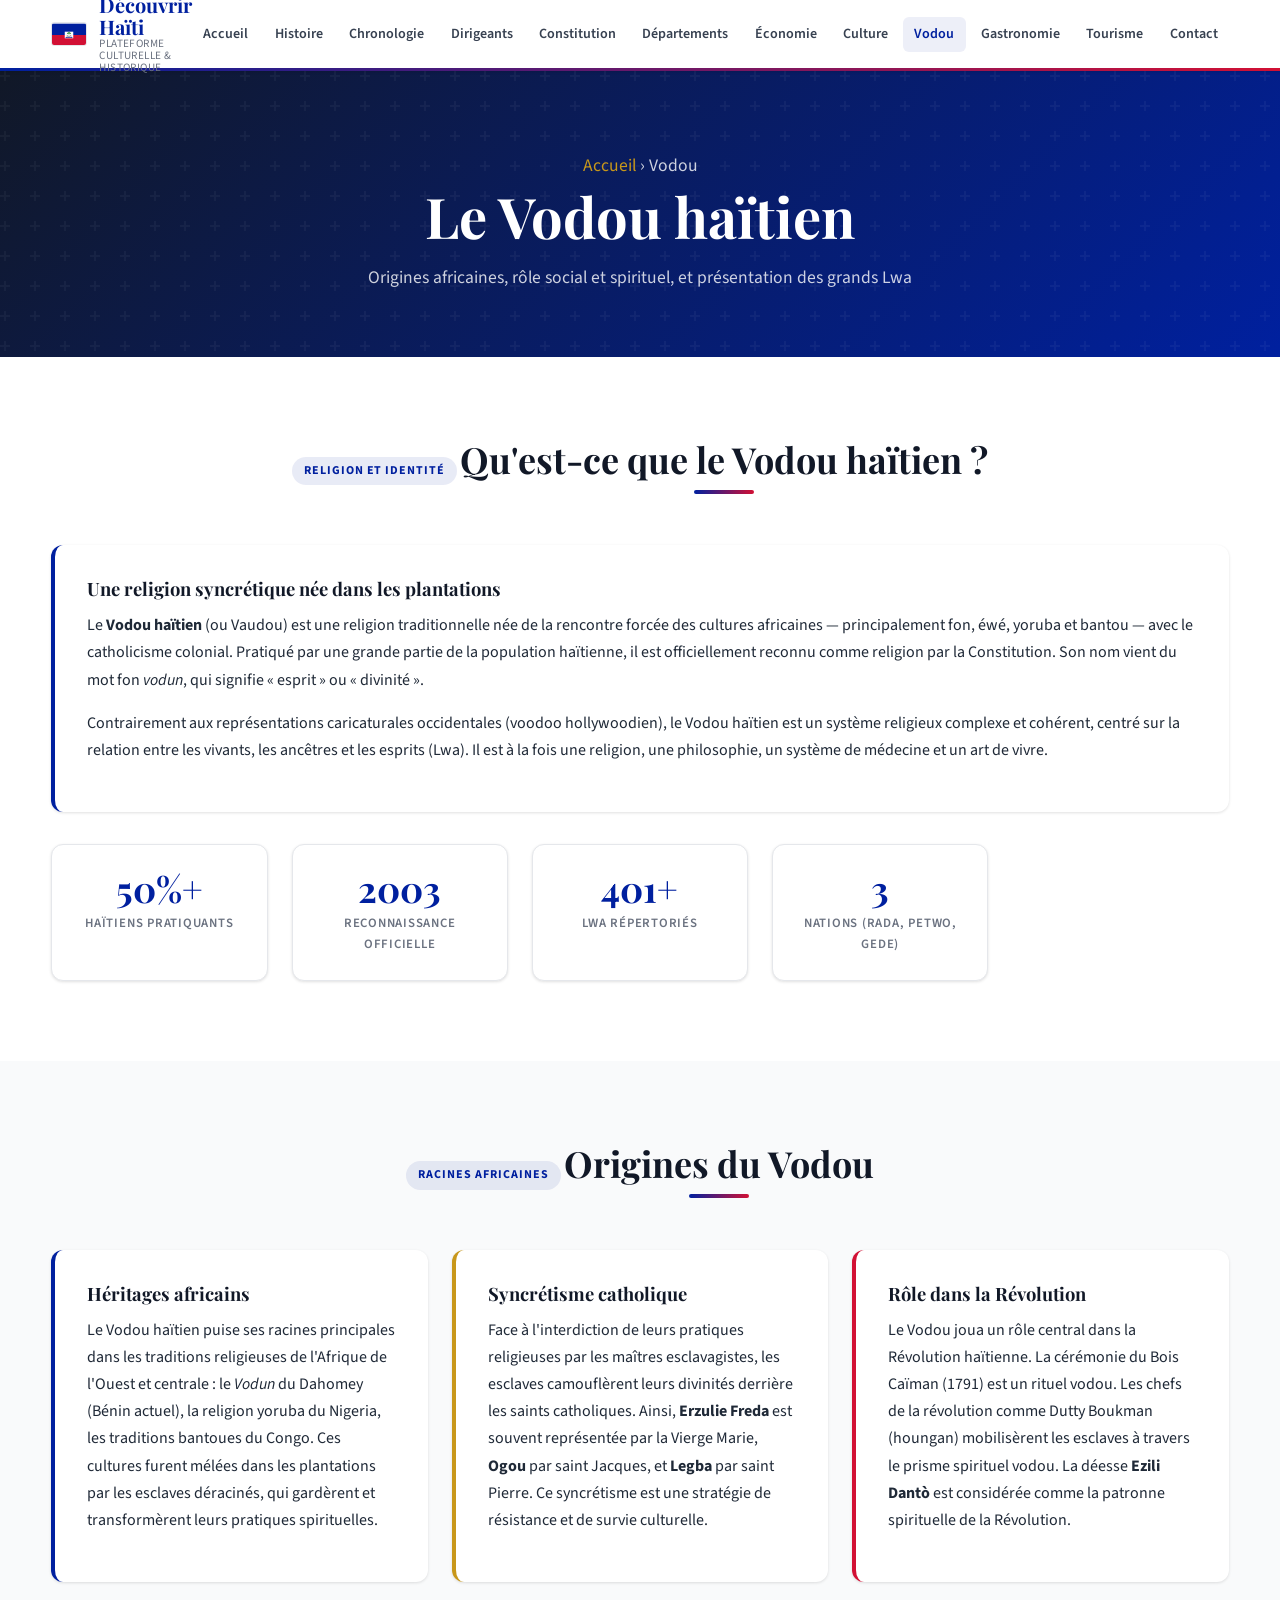
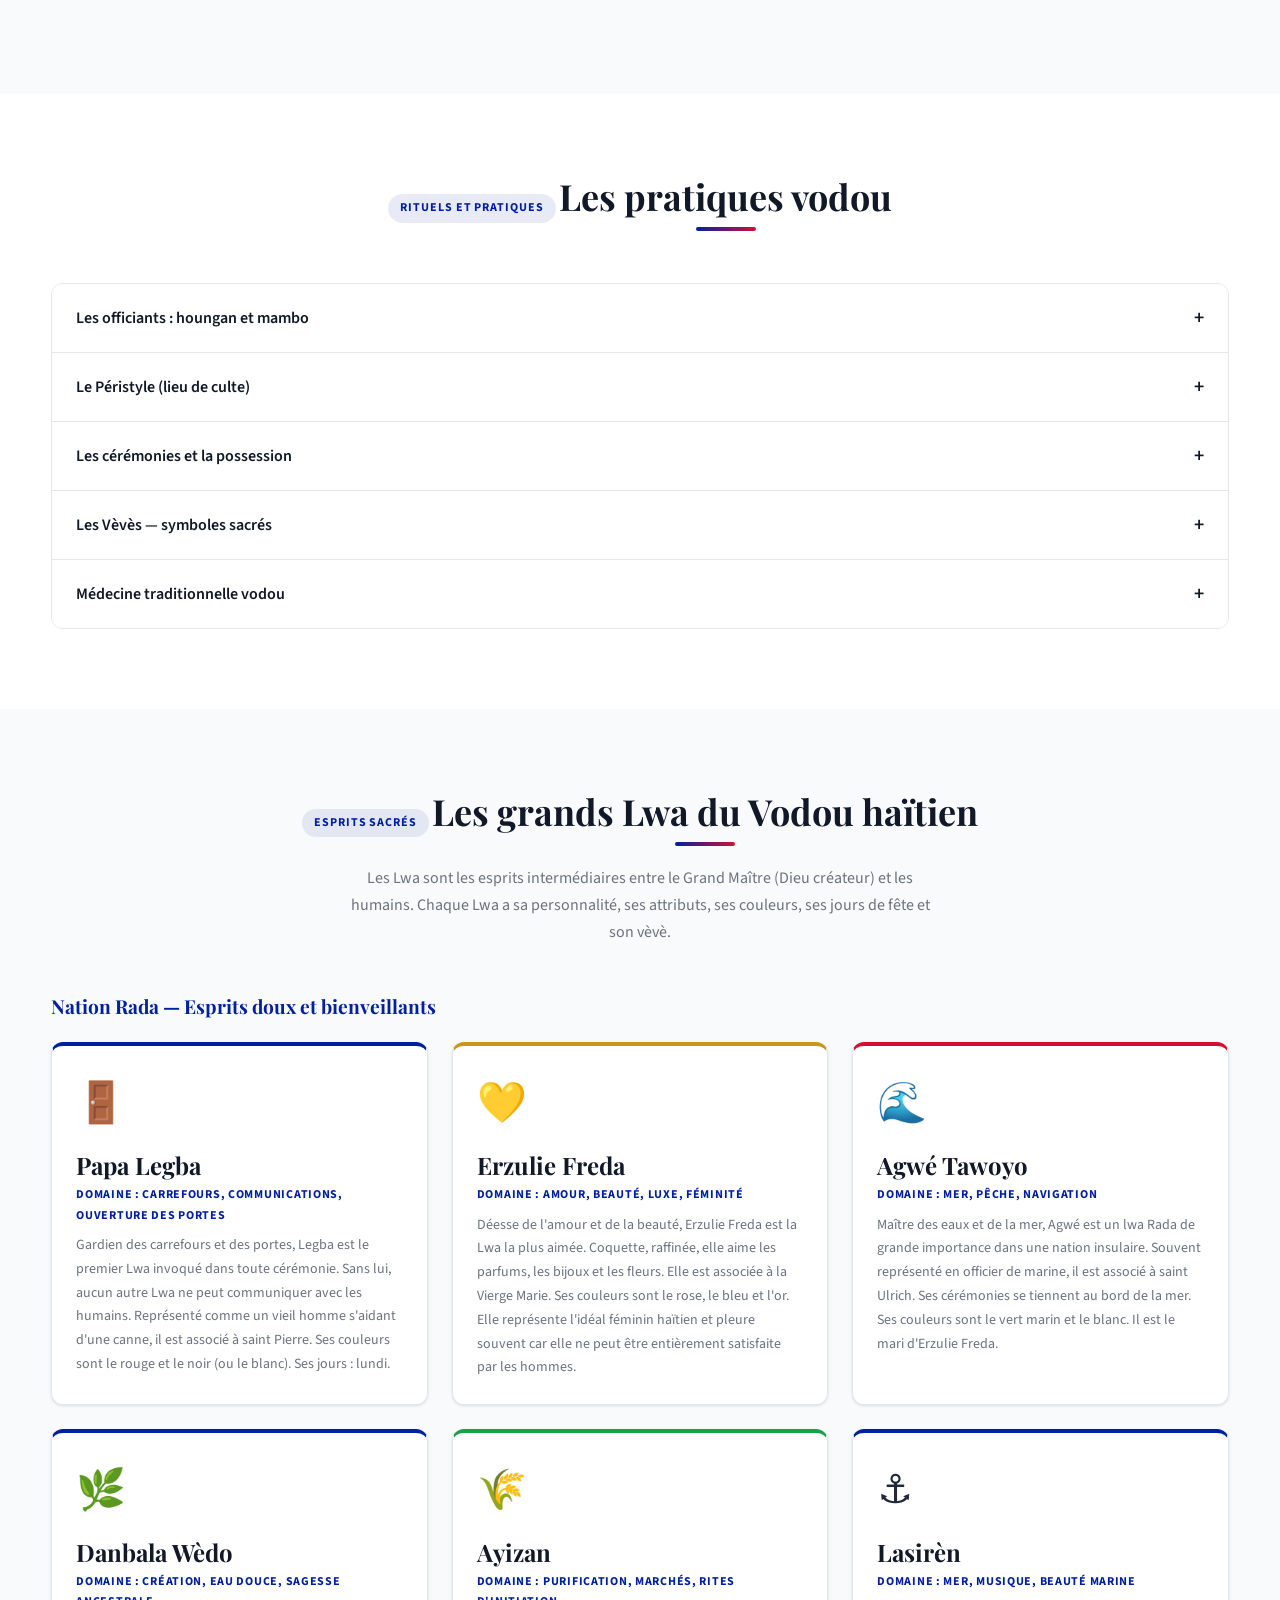
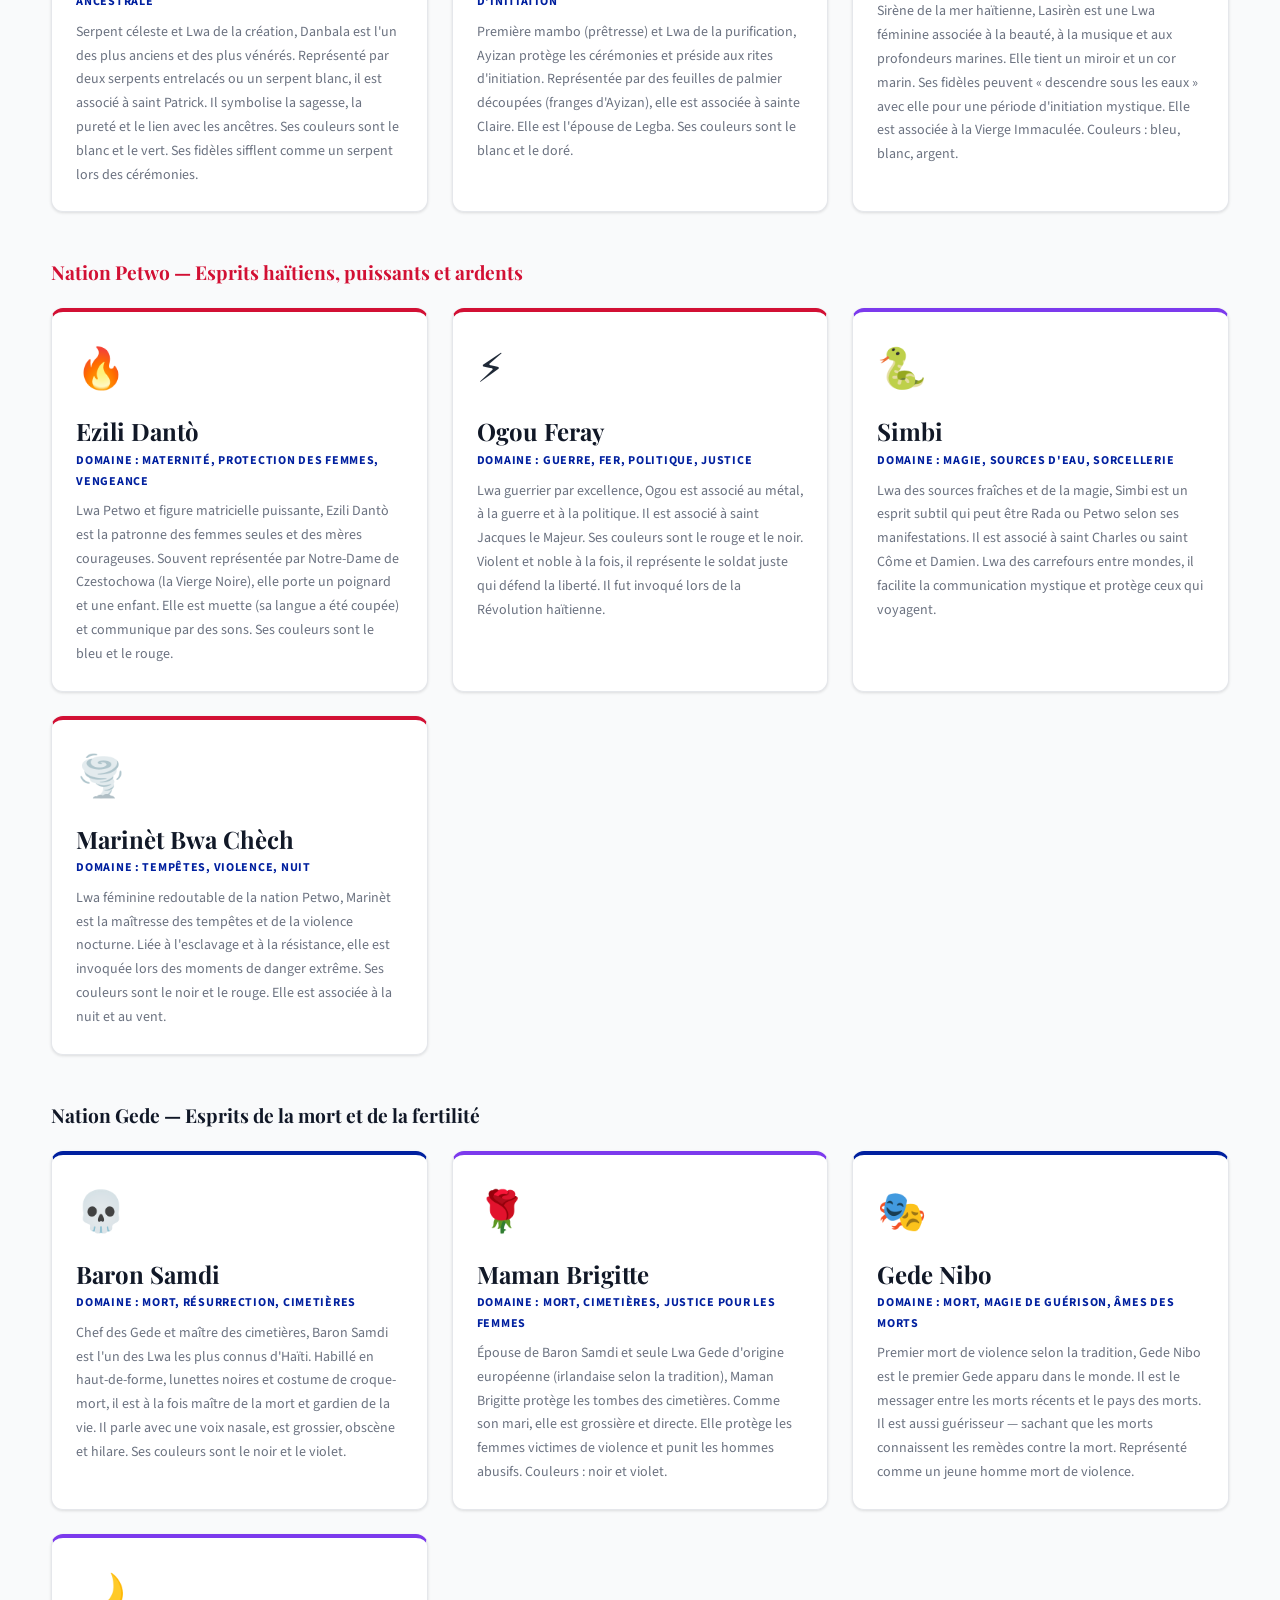
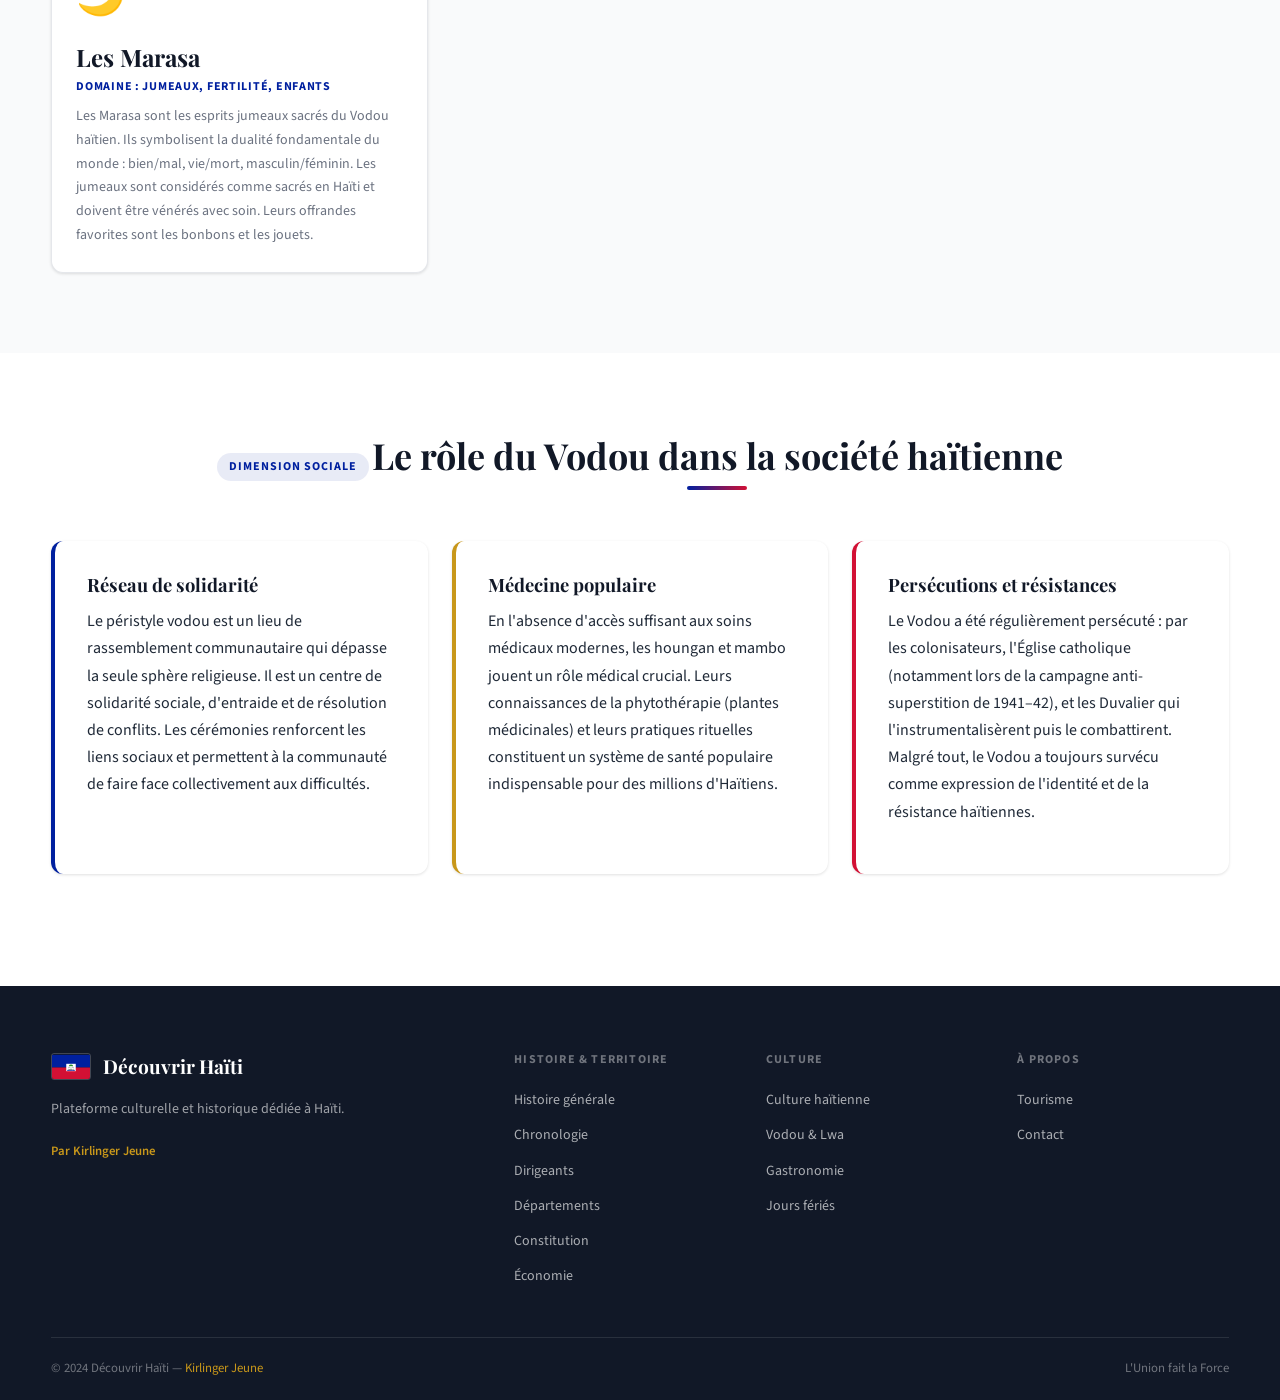
<file: vodou.html>
<!DOCTYPE html>
<html lang="fr">
<head>
  <meta charset="UTF-8" />
  <meta name="viewport" content="width=device-width, initial-scale=1.0" />
  <title>Vodou &amp; Lwa — Découvrir Haïti</title>
  <meta name="description" content="Origines africaines du Vodou haïtien, son rôle dans la société et présentation des grands Lwa de la tradition." />
  <link rel="preconnect" href="https://fonts.googleapis.com" />
  <link rel="preconnect" href="https://fonts.gstatic.com" crossorigin />
  <link href="https://fonts.googleapis.com/css2?family=Playfair+Display:wght@400;600;700&family=Source+Sans+3:wght@300;400;600;700&display=swap" rel="stylesheet" />
  <link rel="stylesheet" href="css/style.css" />
</head>
<body>
  <nav class="navbar" role="navigation" aria-label="Navigation principale">
    <div class="container navbar__inner">
      <a href="index.html" class="navbar__brand">
        <div class="navbar__flag"><img src="assets/flags/haiti-flag.svg" alt="Drapeau haïtien" width="36" height="24" /></div>
        <div class="navbar__logo">Découvrir Haïti<span>Plateforme culturelle &amp; historique</span></div>
      </a>
      <button class="navbar__toggle" aria-expanded="false" aria-controls="main-menu" aria-label="Ouvrir le menu"><span></span><span></span><span></span></button>
      <ul class="navbar__menu" id="main-menu" role="list">
                <li><a href="index.html">Accueil</a></li>
        <li><a href="histoire.html">Histoire</a></li>
        <li><a href="chronologie.html">Chronologie</a></li>
        <li><a href="dirigeants.html">Dirigeants</a></li>
        <li><a href="constitution.html">Constitution</a></li>
        <li><a href="departements.html">Départements</a></li>
        <li><a href="economie.html">Économie</a></li>
        <li><a href="culture.html">Culture</a></li>
        <li><a href="vodou.html">Vodou</a></li>
        <li><a href="gastronomie.html">Gastronomie</a></li>
        <li><a href="tourisme.html">Tourisme</a></li>
        <li><a href="contact.html">Contact</a></li>
      </ul>
    </div>
  </nav>

  <header class="page-header">
    <div class="container">
      <p class="page-header__breadcrumb"><a href="index.html">Accueil</a> › Vodou</p>
      <h1>Le Vodou haïtien</h1>
      <p>Origines africaines, rôle social et spirituel, et présentation des grands Lwa</p>
    </div>
  </header>

  <!-- INTRO -->
  <section class="section section--alt" aria-labelledby="vodou-intro-heading">
    <div class="container">
      <div class="section-header">
        <span class="tag">Religion et identité</span>
        <h2 id="vodou-intro-heading">Qu'est-ce que le Vodou haïtien ?</h2>
      </div>
      <div class="info-box" style="margin-bottom:2rem;">
        <h3>Une religion syncrétique née dans les plantations</h3>
        <p>
          Le <strong>Vodou haïtien</strong> (ou Vaudou) est une religion traditionnelle née de la rencontre forcée des cultures africaines — principalement fon, éwé, yoruba et bantou — avec le catholicisme colonial.
          Pratiqué par une grande partie de la population haïtienne, il est officiellement reconnu comme religion par la Constitution.
          Son nom vient du mot fon <em>vodun</em>, qui signifie « esprit » ou « divinité ».
        </p>
        <p>
          Contrairement aux représentations caricaturales occidentales (voodoo hollywoodien), le Vodou haïtien est un système religieux complexe et cohérent, centré sur la relation entre les vivants, les ancêtres et les esprits (Lwa).
          Il est à la fois une religion, une philosophie, un système de médecine et un art de vivre.
        </p>
      </div>
      <div class="stats-grid">
        <div class="stat-card">
          <div class="stat-card__value">50%+</div>
          <div class="stat-card__label">Haïtiens pratiquants</div>
        </div>
        <div class="stat-card">
          <div class="stat-card__value">2003</div>
          <div class="stat-card__label">Reconnaissance officielle</div>
        </div>
        <div class="stat-card">
          <div class="stat-card__value">401+</div>
          <div class="stat-card__label">Lwa répertoriés</div>
        </div>
        <div class="stat-card">
          <div class="stat-card__value">3</div>
          <div class="stat-card__label">Nations (Rada, Petwo, Gede)</div>
        </div>
      </div>
    </div>
  </section>

  <!-- ORIGINES -->
  <section class="section" aria-labelledby="origines-heading">
    <div class="container">
      <div class="section-header">
        <span class="tag">Racines africaines</span>
        <h2 id="origines-heading">Origines du Vodou</h2>
      </div>
      <div style="display:grid; gap:1.5rem; grid-template-columns:repeat(auto-fill,minmax(300px,1fr));">
        <div class="info-box">
          <h3>Héritages africains</h3>
          <p>Le Vodou haïtien puise ses racines principales dans les traditions religieuses de l'Afrique de l'Ouest et centrale : le <em>Vodun</em> du Dahomey (Bénin actuel), la religion yoruba du Nigeria, les traditions bantoues du Congo. Ces cultures furent mélées dans les plantations par les esclaves déracinés, qui gardèrent et transformèrent leurs pratiques spirituelles.</p>
        </div>
        <div class="info-box info-box--gold">
          <h3>Syncrétisme catholique</h3>
          <p>Face à l'interdiction de leurs pratiques religieuses par les maîtres esclavagistes, les esclaves camouflèrent leurs divinités derrière les saints catholiques. Ainsi, <strong>Erzulie Freda</strong> est souvent représentée par la Vierge Marie, <strong>Ogou</strong> par saint Jacques, et <strong>Legba</strong> par saint Pierre. Ce syncrétisme est une stratégie de résistance et de survie culturelle.</p>
        </div>
        <div class="info-box info-box--red">
          <h3>Rôle dans la Révolution</h3>
          <p>Le Vodou joua un rôle central dans la Révolution haïtienne. La cérémonie du Bois Caïman (1791) est un rituel vodou. Les chefs de la révolution comme Dutty Boukman (houngan) mobilisèrent les esclaves à travers le prisme spirituel vodou. La déesse <strong>Ezili Dantò</strong> est considérée comme la patronne spirituelle de la Révolution.</p>
        </div>
      </div>
    </div>
  </section>

  <!-- PRATIQUES -->
  <section class="section section--alt" aria-labelledby="pratiques-heading">
    <div class="container">
      <div class="section-header">
        <span class="tag">Rituels et pratiques</span>
        <h2 id="pratiques-heading">Les pratiques vodou</h2>
      </div>
      <div class="accordion">
        <div class="accordion__item">
          <button class="accordion__header">Les officiants : houngan et mambo <span class="accordion__icon">+</span></button>
          <div class="accordion__body">
            <p>Le <strong>houngan</strong> (prêtre) et la <strong>mambo</strong> (prêtresse) sont les officiants du Vodou. Initiés dans la tradition, ils servent d'intermédiaires entre les humains et les Lwa. Ils dirigent les cérémonies, conseillent les fidèles, soignent les malades par des remèdes à base de plantes et de rituels, et interprètent les messages des esprits.</p>
          </div>
        </div>
        <div class="accordion__item">
          <button class="accordion__header">Le Péristyle (lieu de culte) <span class="accordion__icon">+</span></button>
          <div class="accordion__body">
            <p>Les cérémonies vodou se déroulent dans un <strong>péristyle</strong> (ounfò), lieu de culte communautaire organisé autour d'un poteau central appelé le <em>poteau-mitan</em>, axe du monde qui relie les vivants aux esprits. Le péristyle est décoré de symboles de Lwa, de vèvès (symboles sacrés dessinés à la farine) et de drapeaux rituels (drapo vodou).</p>
          </div>
        </div>
        <div class="accordion__item">
          <button class="accordion__header">Les cérémonies et la possession <span class="accordion__icon">+</span></button>
          <div class="accordion__body">
            <p>Au cœur du Vodou se trouve le rituel de <strong>possession</strong> : un Lwa « monte » sur un initié (chwal — cheval), prenant temporairement possession de son corps pour communiquer avec les humains. Le tambour, la danse et les chants en créole et en langaj (langues rituelles africaines) sont les vecteurs de cette communication spirituelle.</p>
          </div>
        </div>
        <div class="accordion__item">
          <button class="accordion__header">Les Vèvès — symboles sacrés <span class="accordion__icon">+</span></button>
          <div class="accordion__body">
            <p>Les <strong>vèvès</strong> sont des symboles géométriques dessinés à la farine de maïs ou de riz au sol pour invoquer les Lwa. Chaque Lwa a son vèvè propre, reconnaissable à sa forme unique. Ces dessins rituels sont une forme d'art sacrée héritée des traditions africaines.</p>
          </div>
        </div>
        <div class="accordion__item">
          <button class="accordion__header">Médecine traditionnelle vodou <span class="accordion__icon">+</span></button>
          <div class="accordion__body">
            <p>Le Vodou possède un système de médecine traditionnelle riche. Les houngan et mambo utilisent des plantes médicinales, des <em>bains de chance</em>, des <em>garde-corps</em> (protections spirituelles) et des rituels de guérison. Ce système de santé communautaire a joué un rôle vital en Haïti, où l'accès aux soins médicaux modernes reste insuffisant.</p>
          </div>
        </div>
      </div>
    </div>
  </section>

  <!-- LWA -->
  <section class="section" aria-labelledby="lwa-heading">
    <div class="container">
      <div class="section-header">
        <span class="tag">Esprits sacrés</span>
        <h2 id="lwa-heading">Les grands Lwa du Vodou haïtien</h2>
        <p>Les Lwa sont les esprits intermédiaires entre le Grand Maître (Dieu créateur) et les humains. Chaque Lwa a sa personnalité, ses attributs, ses couleurs, ses jours de fête et son vèvè.</p>
      </div>

      <h3 style="margin-bottom:1.5rem; color:var(--blue-haiti); font-size:1.2rem;">Nation Rada — Esprits doux et bienveillants</h3>
      <div class="cards-grid" style="margin-bottom:3rem;">
        <div class="lwa-card">
          <div class="lwa-card__icon">🚪</div>
          <h3>Papa Legba</h3>
          <div class="lwa-card__domain">Domaine : carrefours, communications, ouverture des portes</div>
          <p>Gardien des carrefours et des portes, Legba est le premier Lwa invoqué dans toute cérémonie. Sans lui, aucun autre Lwa ne peut communiquer avec les humains. Représenté comme un vieil homme s'aidant d'une canne, il est associé à saint Pierre. Ses couleurs sont le rouge et le noir (ou le blanc). Ses jours : lundi.</p>
        </div>
        <div class="lwa-card lwa-card--gold">
          <div class="lwa-card__icon">💛</div>
          <h3>Erzulie Freda</h3>
          <div class="lwa-card__domain">Domaine : amour, beauté, luxe, féminité</div>
          <p>Déesse de l'amour et de la beauté, Erzulie Freda est la Lwa la plus aimée. Coquette, raffinée, elle aime les parfums, les bijoux et les fleurs. Elle est associée à la Vierge Marie. Ses couleurs sont le rose, le bleu et l'or. Elle représente l'idéal féminin haïtien et pleure souvent car elle ne peut être entièrement satisfaite par les hommes.</p>
        </div>
        <div class="lwa-card lwa-card--red">
          <div class="lwa-card__icon">🌊</div>
          <h3>Agwé Tawoyo</h3>
          <div class="lwa-card__domain">Domaine : mer, pêche, navigation</div>
          <p>Maître des eaux et de la mer, Agwé est un lwa Rada de grande importance dans une nation insulaire. Souvent représenté en officier de marine, il est associé à saint Ulrich. Ses cérémonies se tiennent au bord de la mer. Ses couleurs sont le vert marin et le blanc. Il est le mari d'Erzulie Freda.</p>
        </div>
        <div class="lwa-card">
          <div class="lwa-card__icon">🌿</div>
          <h3>Danbala Wèdo</h3>
          <div class="lwa-card__domain">Domaine : création, eau douce, sagesse ancestrale</div>
          <p>Serpent céleste et Lwa de la création, Danbala est l'un des plus anciens et des plus vénérés. Représenté par deux serpents entrelacés ou un serpent blanc, il est associé à saint Patrick. Il symbolise la sagesse, la pureté et le lien avec les ancêtres. Ses couleurs sont le blanc et le vert. Ses fidèles sifflent comme un serpent lors des cérémonies.</p>
        </div>
        <div class="lwa-card lwa-card--green">
          <div class="lwa-card__icon">🌾</div>
          <h3>Ayizan</h3>
          <div class="lwa-card__domain">Domaine : purification, marchés, rites d'initiation</div>
          <p>Première mambo (prêtresse) et Lwa de la purification, Ayizan protège les cérémonies et préside aux rites d'initiation. Représentée par des feuilles de palmier découpées (franges d'Ayizan), elle est associée à sainte Claire. Elle est l'épouse de Legba. Ses couleurs sont le blanc et le doré.</p>
        </div>
        <div class="lwa-card">
          <div class="lwa-card__icon">⚓</div>
          <h3>Lasirèn</h3>
          <div class="lwa-card__domain">Domaine : mer, musique, beauté marine</div>
          <p>Sirène de la mer haïtienne, Lasirèn est une Lwa féminine associée à la beauté, à la musique et aux profondeurs marines. Elle tient un miroir et un cor marin. Ses fidèles peuvent « descendre sous les eaux » avec elle pour une période d'initiation mystique. Elle est associée à la Vierge Immaculée. Couleurs : bleu, blanc, argent.</p>
        </div>
      </div>

      <h3 style="margin-bottom:1.5rem; color:var(--red-haiti); font-size:1.2rem;">Nation Petwo — Esprits haïtiens, puissants et ardents</h3>
      <div class="cards-grid" style="margin-bottom:3rem;">
        <div class="lwa-card lwa-card--red">
          <div class="lwa-card__icon">🔥</div>
          <h3>Ezili Dantò</h3>
          <div class="lwa-card__domain">Domaine : maternité, protection des femmes, vengeance</div>
          <p>Lwa Petwo et figure matricielle puissante, Ezili Dantò est la patronne des femmes seules et des mères courageuses. Souvent représentée par Notre-Dame de Czestochowa (la Vierge Noire), elle porte un poignard et une enfant. Elle est muette (sa langue a été coupée) et communique par des sons. Ses couleurs sont le bleu et le rouge.</p>
        </div>
        <div class="lwa-card lwa-card--red">
          <div class="lwa-card__icon">⚡</div>
          <h3>Ogou Feray</h3>
          <div class="lwa-card__domain">Domaine : guerre, fer, politique, justice</div>
          <p>Lwa guerrier par excellence, Ogou est associé au métal, à la guerre et à la politique. Il est associé à saint Jacques le Majeur. Ses couleurs sont le rouge et le noir. Violent et noble à la fois, il représente le soldat juste qui défend la liberté. Il fut invoqué lors de la Révolution haïtienne.</p>
        </div>
        <div class="lwa-card lwa-card--purple">
          <div class="lwa-card__icon">🐍</div>
          <h3>Simbi</h3>
          <div class="lwa-card__domain">Domaine : magie, sources d'eau, sorcellerie</div>
          <p>Lwa des sources fraîches et de la magie, Simbi est un esprit subtil qui peut être Rada ou Petwo selon ses manifestations. Il est associé à saint Charles ou saint Côme et Damien. Lwa des carrefours entre mondes, il facilite la communication mystique et protège ceux qui voyagent.</p>
        </div>
        <div class="lwa-card lwa-card--red">
          <div class="lwa-card__icon">🌪️</div>
          <h3>Marinèt Bwa Chèch</h3>
          <div class="lwa-card__domain">Domaine : tempêtes, violence, nuit</div>
          <p>Lwa féminine redoutable de la nation Petwo, Marinèt est la maîtresse des tempêtes et de la violence nocturne. Liée à l'esclavage et à la résistance, elle est invoquée lors des moments de danger extrême. Ses couleurs sont le noir et le rouge. Elle est associée à la nuit et au vent.</p>
        </div>
      </div>

      <h3 style="margin-bottom:1.5rem; color:var(--dark); font-size:1.2rem;">Nation Gede — Esprits de la mort et de la fertilité</h3>
      <div class="cards-grid">
        <div class="lwa-card">
          <div class="lwa-card__icon">💀</div>
          <h3>Baron Samdi</h3>
          <div class="lwa-card__domain">Domaine : mort, résurrection, cimetières</div>
          <p>Chef des Gede et maître des cimetières, Baron Samdi est l'un des Lwa les plus connus d'Haïti. Habillé en haut-de-forme, lunettes noires et costume de croque-mort, il est à la fois maître de la mort et gardien de la vie. Il parle avec une voix nasale, est grossier, obscène et hilare. Ses couleurs sont le noir et le violet.</p>
        </div>
        <div class="lwa-card lwa-card--purple">
          <div class="lwa-card__icon">🌹</div>
          <h3>Maman Brigitte</h3>
          <div class="lwa-card__domain">Domaine : mort, cimetières, justice pour les femmes</div>
          <p>Épouse de Baron Samdi et seule Lwa Gede d'origine européenne (irlandaise selon la tradition), Maman Brigitte protège les tombes des cimetières. Comme son mari, elle est grossière et directe. Elle protège les femmes victimes de violence et punit les hommes abusifs. Couleurs : noir et violet.</p>
        </div>
        <div class="lwa-card">
          <div class="lwa-card__icon">🎭</div>
          <h3>Gede Nibo</h3>
          <div class="lwa-card__domain">Domaine : mort, magie de guérison, âmes des morts</div>
          <p>Premier mort de violence selon la tradition, Gede Nibo est le premier Gede apparu dans le monde. Il est le messager entre les morts récents et le pays des morts. Il est aussi guérisseur — sachant que les morts connaissent les remèdes contre la mort. Représenté comme un jeune homme mort de violence.</p>
        </div>
        <div class="lwa-card lwa-card--purple">
          <div class="lwa-card__icon">🌙</div>
          <h3>Les Marasa</h3>
          <div class="lwa-card__domain">Domaine : jumeaux, fertilité, enfants</div>
          <p>Les Marasa sont les esprits jumeaux sacrés du Vodou haïtien. Ils symbolisent la dualité fondamentale du monde : bien/mal, vie/mort, masculin/féminin. Les jumeaux sont considérés comme sacrés en Haïti et doivent être vénérés avec soin. Leurs offrandes favorites sont les bonbons et les jouets.</p>
        </div>
      </div>
    </div>
  </section>

  <!-- ROLE SOCIAL -->
  <section class="section section--alt" aria-labelledby="role-heading">
    <div class="container">
      <div class="section-header">
        <span class="tag">Dimension sociale</span>
        <h2 id="role-heading">Le rôle du Vodou dans la société haïtienne</h2>
      </div>
      <div style="display:grid; gap:1.5rem; grid-template-columns:repeat(auto-fill,minmax(300px,1fr));">
        <div class="info-box">
          <h3>Réseau de solidarité</h3>
          <p>Le péristyle vodou est un lieu de rassemblement communautaire qui dépasse la seule sphère religieuse. Il est un centre de solidarité sociale, d'entraide et de résolution de conflits. Les cérémonies renforcent les liens sociaux et permettent à la communauté de faire face collectivement aux difficultés.</p>
        </div>
        <div class="info-box info-box--gold">
          <h3>Médecine populaire</h3>
          <p>En l'absence d'accès suffisant aux soins médicaux modernes, les houngan et mambo jouent un rôle médical crucial. Leurs connaissances de la phytothérapie (plantes médicinales) et leurs pratiques rituelles constituent un système de santé populaire indispensable pour des millions d'Haïtiens.</p>
        </div>
        <div class="info-box info-box--red">
          <h3>Persécutions et résistances</h3>
          <p>Le Vodou a été régulièrement persécuté : par les colonisateurs, l'Église catholique (notamment lors de la campagne anti-superstition de 1941–42), et les Duvalier qui l'instrumentalisèrent puis le combattirent. Malgré tout, le Vodou a toujours survécu comme expression de l'identité et de la résistance haïtiennes.</p>
        </div>
      </div>
    </div>
  </section>

  <footer class="footer" role="contentinfo">
    <div class="container">
      <div class="footer__grid">
        <div>
          <div class="footer__brand">
            <div class="footer__flag"><img src="assets/flags/haiti-flag.svg" alt="Drapeau haïtien" width="40" height="27" /></div>
            <span class="footer__brand-name">Découvrir Haïti</span>
          </div>
          <p class="footer__desc">Plateforme culturelle et historique dédiée à Haïti.</p>
          <p class="footer__author">Par Kirlinger Jeune</p>
        </div>
                <div>
          <p class="footer__heading">Histoire &amp; Territoire</p>
          <ul class="footer__links">
            <li><a href="histoire.html">Histoire générale</a></li>
            <li><a href="chronologie.html">Chronologie</a></li>
            <li><a href="dirigeants.html">Dirigeants</a></li>
            <li><a href="departements.html">Départements</a></li>
            <li><a href="constitution.html">Constitution</a></li>
            <li><a href="economie.html">Économie</a></li>
          </ul>
        </div>
        <div>
          <p class="footer__heading">Culture</p>
          <ul class="footer__links">
            <li><a href="culture.html">Culture haïtienne</a></li>
            <li><a href="vodou.html">Vodou &amp; Lwa</a></li>
            <li><a href="gastronomie.html">Gastronomie</a></li>
            <li><a href="jours-feries.html">Jours fériés</a></li>
          </ul>
        </div>
        <div>
          <p class="footer__heading">À propos</p>
          <ul class="footer__links">
            <li><a href="tourisme.html">Tourisme</a></li>
            <li><a href="contact.html">Contact</a></li>
          </ul>
        </div>
      </div>
      <div class="footer__bottom">
        <p>&copy; 2024 Découvrir Haïti — <a href="contact.html">Kirlinger Jeune</a></p>
        <p>L'Union fait la Force</p>
      </div>
    </div>
  </footer>
  <button class="back-to-top" aria-label="Retour en haut de page">↑</button>
  <script src="js/script.js"></script>
</body>
</html>
</file>
<file: css/style.css>
/* =====================================================
   Découvrir Haïti — Feuille de style principale
   Auteur : Kirlinger Jeune
   ===================================================== */

/* ---- Reset & Variables ---- */
*, *::before, *::after {
  box-sizing: border-box;
  margin: 0;
  padding: 0;
}

:root {
  --blue-haiti: #00209F;
  --red-haiti:  #D21034;
  --gold:       #C8971A;
  --dark:       #111827;
  --dark-alt:   #1f2937;
  --mid:        #374151;
  --light:      #f9fafb;
  --border:     #e5e7eb;
  --text:       #1f2937;
  --text-light: #6b7280;
  --white:      #ffffff;
  --shadow-sm:  0 1px 3px rgba(0,0,0,.12);
  --shadow-md:  0 4px 16px rgba(0,0,0,.14);
  --shadow-lg:  0 10px 40px rgba(0,0,0,.18);
  --radius:     12px;
  --radius-sm:  6px;
  --transition: .25s ease;
  --font-head:  'Playfair Display', Georgia, serif;
  --font-body:  'Source Sans 3', 'Segoe UI', system-ui, sans-serif;
}

html {
  scroll-behavior: smooth;
  font-size: 16px;
}

body {
  font-family: var(--font-body);
  color: var(--text);
  background: var(--light);
  line-height: 1.7;
}

img { max-width: 100%; display: block; }
a  { color: inherit; text-decoration: none; }
ul { list-style: none; }

/* ---- Typography ---- */
h1, h2, h3, h4, h5 {
  font-family: var(--font-head);
  line-height: 1.25;
  color: var(--dark);
}

h1 { font-size: clamp(2rem,   5vw, 3.5rem); }
h2 { font-size: clamp(1.5rem, 3vw, 2.25rem); }
h3 { font-size: clamp(1.15rem,2vw, 1.5rem); }
h4 { font-size: 1.125rem; }

p  { margin-bottom: 1rem; }

/* ---- Utility ---- */
.container {
  width: 92%;
  max-width: 1200px;
  margin: 0 auto;
}

.section { padding: 5rem 0; }
.section--alt { background: var(--white); }
.section--dark { background: var(--dark); color: var(--white); }
.section--dark h2, .section--dark h3 { color: var(--white); }

.section-header {
  text-align: center;
  margin-bottom: 3rem;
}

.section-header h2 {
  position: relative;
  display: inline-block;
  padding-bottom: .75rem;
}

.section-header h2::after {
  content: '';
  position: absolute;
  left: 50%;
  bottom: 0;
  transform: translateX(-50%);
  width: 60px;
  height: 4px;
  background: linear-gradient(90deg, var(--blue-haiti), var(--red-haiti));
  border-radius: 2px;
}

.section-header p {
  margin-top: 1rem;
  color: var(--text-light);
  max-width: 600px;
  margin-left: auto;
  margin-right: auto;
}

.tag {
  display: inline-block;
  font-size: .75rem;
  font-weight: 700;
  letter-spacing: .08em;
  text-transform: uppercase;
  color: var(--blue-haiti);
  background: rgba(0,32,159,.09);
  border-radius: 999px;
  padding: .25rem .75rem;
  margin-bottom: .75rem;
}

.tag--red { color: var(--red-haiti); background: rgba(210,16,52,.09); }

.btn {
  display: inline-flex;
  align-items: center;
  gap: .5rem;
  padding: .75rem 1.75rem;
  border-radius: var(--radius-sm);
  font-weight: 600;
  font-size: .95rem;
  cursor: pointer;
  transition: all var(--transition);
  border: 2px solid transparent;
}

.btn--primary {
  background: var(--blue-haiti);
  color: var(--white);
}
.btn--primary:hover { background: #001a82; transform: translateY(-2px); box-shadow: var(--shadow-md); }

.btn--outline {
  background: transparent;
  color: var(--white);
  border-color: var(--white);
}
.btn--outline:hover { background: var(--white); color: var(--blue-haiti); }

.btn--gold {
  background: var(--gold);
  color: var(--white);
}
.btn--gold:hover { background: #a67b14; transform: translateY(-2px); box-shadow: var(--shadow-md); }

/* ---- Navigation ---- */
.navbar {
  position: sticky;
  top: 0;
  z-index: 1000;
  background: var(--white);
  box-shadow: var(--shadow-sm);
  border-bottom: 3px solid transparent;
  border-image: linear-gradient(90deg, var(--blue-haiti), var(--red-haiti)) 1;
}

.navbar__inner {
  display: flex;
  align-items: center;
  justify-content: space-between;
  height: 68px;
}

.navbar__brand {
  display: flex;
  align-items: center;
  gap: .75rem;
}

.navbar__flag {
  width: 36px;
  height: 24px;
  border-radius: 3px;
  overflow: hidden;
  border: 1px solid var(--border);
  flex-shrink: 0;
}

.navbar__logo {
  font-family: var(--font-head);
  font-size: 1.25rem;
  font-weight: 700;
  color: var(--blue-haiti);
  line-height: 1.1;
}

.navbar__logo span {
  display: block;
  font-size: .7rem;
  font-family: var(--font-body);
  font-weight: 400;
  color: var(--text-light);
  letter-spacing: .04em;
  text-transform: uppercase;
}

.navbar__menu {
  display: flex;
  align-items: center;
  gap: .25rem;
}

.navbar__menu a {
  font-size: .88rem;
  font-weight: 600;
  padding: .45rem .7rem;
  border-radius: var(--radius-sm);
  color: var(--mid);
  transition: color var(--transition), background var(--transition);
  white-space: nowrap;
}

.navbar__menu a:hover,
.navbar__menu a.active {
  color: var(--blue-haiti);
  background: rgba(0,32,159,.07);
}

.navbar__toggle {
  display: none;
  flex-direction: column;
  gap: 5px;
  cursor: pointer;
  padding: .5rem;
  border-radius: var(--radius-sm);
  border: none;
  background: transparent;
}

.navbar__toggle span {
  display: block;
  width: 24px;
  height: 2px;
  background: var(--dark);
  border-radius: 2px;
  transition: all .3s;
}

/* ---- Hero ---- */
.hero {
  position: relative;
  min-height: 90vh;
  display: flex;
  align-items: center;
  background: linear-gradient(160deg, #00104e 0%, #00209F 40%, #9B0025 70%, #D21034 100%);
  overflow: hidden;
  color: var(--white);
}

.hero::before {
  content: '';
  position: absolute;
  inset: 0;
  background: url("data:image/svg+xml,%3Csvg width='60' height='60' viewBox='0 0 60 60' xmlns='http://www.w3.org/2000/svg'%3E%3Cg fill='none' fill-rule='evenodd'%3E%3Cg fill='%23ffffff' fill-opacity='0.03'%3E%3Cpath d='M36 34v-4h-2v4h-4v2h4v4h2v-4h4v-2h-4zm0-30V0h-2v4h-4v2h4v4h2V6h4V4h-4zM6 34v-4H4v4H0v2h4v4h2v-4h4v-2H6zM6 4V0H4v4H0v2h4v4h2V6h4V4H6z'/%3E%3C/g%3E%3C/g%3E%3C/svg%3E");
  opacity: .4;
}

.hero__shapes {
  position: absolute;
  inset: 0;
  pointer-events: none;
  overflow: hidden;
}

.hero__shapes .shape {
  position: absolute;
  border-radius: 50%;
  opacity: .08;
}

.hero__shapes .shape-1 {
  width: 600px; height: 600px;
  background: var(--gold);
  top: -200px; right: -150px;
}

.hero__shapes .shape-2 {
  width: 400px; height: 400px;
  background: var(--red-haiti);
  bottom: -150px; left: -100px;
}

.hero__shapes .shape-3 {
  width: 200px; height: 200px;
  background: var(--white);
  top: 60%; right: 20%;
}

.hero__content {
  position: relative;
  z-index: 2;
  max-width: 700px;
}

.hero__eyebrow {
  display: inline-flex;
  align-items: center;
  gap: .5rem;
  font-size: .8rem;
  font-weight: 700;
  letter-spacing: .12em;
  text-transform: uppercase;
  color: var(--gold);
  margin-bottom: 1.5rem;
}

.hero__eyebrow::before {
  content: '';
  display: inline-block;
  width: 30px;
  height: 2px;
  background: var(--gold);
}

.hero__title {
  color: var(--white);
  margin-bottom: 1.5rem;
  text-shadow: 0 2px 20px rgba(0,0,0,.3);
}

.hero__title em {
  font-style: normal;
  color: var(--gold);
}

.hero__subtitle {
  font-size: 1.15rem;
  color: rgba(255,255,255,.85);
  margin-bottom: 2.5rem;
  max-width: 540px;
}

.hero__actions {
  display: flex;
  gap: 1rem;
  flex-wrap: wrap;
}

.hero__flag {
  position: absolute;
  right: 8%;
  top: 50%;
  transform: translateY(-50%);
  z-index: 2;
}

.hero__flag-img {
  width: 280px;
  border-radius: var(--radius);
  box-shadow: var(--shadow-lg);
  border: 3px solid rgba(255,255,255,.2);
}

.hero__scroll {
  position: absolute;
  bottom: 2rem;
  left: 50%;
  transform: translateX(-50%);
  z-index: 2;
  display: flex;
  flex-direction: column;
  align-items: center;
  gap: .4rem;
  color: rgba(255,255,255,.5);
  font-size: .75rem;
  letter-spacing: .08em;
  text-transform: uppercase;
  animation: bounce 2s infinite;
}

.hero__scroll::after {
  content: '↓';
  font-size: 1.2rem;
}

@keyframes bounce {
  0%, 100% { transform: translateX(-50%) translateY(0); }
  50%       { transform: translateX(-50%) translateY(8px); }
}

/* ---- Cards ---- */
.cards-grid {
  display: grid;
  gap: 1.5rem;
  grid-template-columns: repeat(auto-fill, minmax(280px, 1fr));
}

.card {
  background: var(--white);
  border-radius: var(--radius);
  box-shadow: var(--shadow-sm);
  overflow: hidden;
  transition: transform var(--transition), box-shadow var(--transition);
  border: 1px solid var(--border);
}

.card:hover {
  transform: translateY(-5px);
  box-shadow: var(--shadow-md);
}

.card__icon {
  height: 180px;
  display: flex;
  align-items: center;
  justify-content: center;
  font-size: 3.5rem;
  background: linear-gradient(135deg, #eef2ff 0%, #e0e7ff 100%);
}

.card__icon--red   { background: linear-gradient(135deg, #fff0f1 0%, #ffe0e4 100%); }
.card__icon--gold  { background: linear-gradient(135deg, #fffbeb 0%, #fef3c7 100%); }
.card__icon--green { background: linear-gradient(135deg, #ecfdf5 0%, #d1fae5 100%); }
.card__icon--purple{ background: linear-gradient(135deg, #f5f3ff 0%, #ede9fe 100%); }
.card__icon--teal  { background: linear-gradient(135deg, #f0fdfa 0%, #ccfbf1 100%); }

.card__body {
  padding: 1.5rem;
}

.card__body h3 {
  margin-bottom: .5rem;
}

.card__body p {
  color: var(--text-light);
  font-size: .9rem;
  margin-bottom: 1rem;
}

.card__link {
  font-size: .875rem;
  font-weight: 700;
  color: var(--blue-haiti);
  display: inline-flex;
  align-items: center;
  gap: .35rem;
  transition: gap var(--transition);
}

.card__link:hover { gap: .6rem; }
.card__link::after { content: '→'; }

/* ---- Page Header ---- */
.page-header {
  background: linear-gradient(135deg, var(--dark) 0%, var(--blue-haiti) 100%);
  color: var(--white);
  padding: 5rem 0 4rem;
  text-align: center;
  position: relative;
  overflow: hidden;
}

.page-header::before {
  content: '';
  position: absolute;
  inset: 0;
  background: url("data:image/svg+xml,%3Csvg width='60' height='60' viewBox='0 0 60 60' xmlns='http://www.w3.org/2000/svg'%3E%3Cg fill='none' fill-rule='evenodd'%3E%3Cg fill='%23ffffff' fill-opacity='0.04'%3E%3Cpath d='M36 34v-4h-2v4h-4v2h4v4h2v-4h4v-2h-4zm0-30V0h-2v4h-4v2h4v4h2V6h4V4h-4zM6 34v-4H4v4H0v2h4v4h2v-4h4v-2H6zM6 4V0H4v4H0v2h4v4h2V6h4V4H6z'/%3E%3C/g%3E%3C/g%3E%3C/svg%3E");
}

.page-header__breadcrumb {
  font-size: .8rem;
  color: rgba(255,255,255,.6);
  margin-bottom: 1rem;
  position: relative;
}

.page-header__breadcrumb a { color: var(--gold); }
.page-header__breadcrumb a:hover { text-decoration: underline; }

.page-header h1 {
  color: var(--white);
  position: relative;
  margin-bottom: .75rem;
}

.page-header p {
  color: rgba(255,255,255,.8);
  font-size: 1.1rem;
  max-width: 600px;
  margin: 0 auto;
  position: relative;
}

/* ---- Timeline ---- */
.timeline {
  position: relative;
  padding: 2rem 0;
}

.timeline::before {
  content: '';
  position: absolute;
  left: 50%;
  top: 0;
  bottom: 0;
  width: 2px;
  background: linear-gradient(to bottom, var(--blue-haiti), var(--red-haiti));
  transform: translateX(-50%);
}

.timeline__item {
  display: flex;
  align-items: flex-start;
  margin-bottom: 3rem;
  position: relative;
}

.timeline__item:nth-child(odd) {
  flex-direction: row-reverse;
}

.timeline__item:nth-child(odd) .timeline__content {
  text-align: right;
  padding: 0 2.5rem 0 0;
}

.timeline__item:nth-child(even) .timeline__content {
  padding: 0 0 0 2.5rem;
}

.timeline__content {
  width: calc(50% - 20px);
}

.timeline__dot {
  position: absolute;
  left: 50%;
  transform: translateX(-50%);
  width: 40px;
  height: 40px;
  border-radius: 50%;
  background: var(--white);
  border: 3px solid var(--blue-haiti);
  display: flex;
  align-items: center;
  justify-content: center;
  font-size: .75rem;
  font-weight: 800;
  color: var(--blue-haiti);
  z-index: 1;
  flex-shrink: 0;
  box-shadow: var(--shadow-sm);
}

.timeline__year {
  font-size: .75rem;
  font-weight: 700;
  letter-spacing: .08em;
  text-transform: uppercase;
  color: var(--blue-haiti);
  margin-bottom: .3rem;
}

.timeline__title {
  font-size: 1.1rem;
  margin-bottom: .4rem;
}

.timeline__text {
  color: var(--text-light);
  font-size: .9rem;
  margin-bottom: 0;
}

/* ---- Leader Cards ---- */
.leader-card {
  background: var(--white);
  border-radius: var(--radius);
  box-shadow: var(--shadow-sm);
  overflow: hidden;
  border: 1px solid var(--border);
  transition: transform var(--transition), box-shadow var(--transition);
}

.leader-card:hover {
  transform: translateY(-4px);
  box-shadow: var(--shadow-md);
}

.leader-card__header {
  height: 100px;
  background: linear-gradient(135deg, var(--blue-haiti), #0035cc);
  display: flex;
  align-items: center;
  justify-content: center;
  font-size: 2.5rem;
}

.leader-card__body {
  padding: 1.5rem;
}

.leader-card__name {
  font-size: 1.1rem;
  margin-bottom: .2rem;
}

.leader-card__period {
  font-size: .8rem;
  font-weight: 600;
  color: var(--blue-haiti);
  margin-bottom: .75rem;
}

.leader-card__desc {
  font-size: .875rem;
  color: var(--text-light);
  margin-bottom: 0;
}

/* ---- Info Box ---- */
.info-box {
  background: var(--white);
  border-radius: var(--radius);
  padding: 2rem;
  border-left: 4px solid var(--blue-haiti);
  box-shadow: var(--shadow-sm);
  margin-bottom: 2rem;
}

.info-box--red { border-left-color: var(--red-haiti); }
.info-box--gold { border-left-color: var(--gold); }

.info-box h3 {
  margin-bottom: .75rem;
  font-size: 1.15rem;
}

/* ---- Accordion ---- */
.accordion {
  border-radius: var(--radius);
  overflow: hidden;
  border: 1px solid var(--border);
}

.accordion__item {
  border-bottom: 1px solid var(--border);
}

.accordion__item:last-child { border-bottom: none; }

.accordion__header {
  width: 100%;
  background: var(--white);
  border: none;
  padding: 1.25rem 1.5rem;
  text-align: left;
  font-family: var(--font-body);
  font-size: 1rem;
  font-weight: 600;
  color: var(--dark);
  cursor: pointer;
  display: flex;
  justify-content: space-between;
  align-items: center;
  transition: background var(--transition);
}

.accordion__header:hover { background: #f3f4f6; }
.accordion__header.open  { background: rgba(0,32,159,.05); color: var(--blue-haiti); }

.accordion__icon {
  font-size: 1.25rem;
  transition: transform .3s;
  flex-shrink: 0;
  margin-left: 1rem;
}

.accordion__header.open .accordion__icon { transform: rotate(45deg); }

.accordion__body {
  display: none;
  padding: 0 1.5rem 1.5rem;
  background: var(--white);
  color: var(--text-light);
  font-size: .95rem;
}

.accordion__body.open { display: block; }

/* ---- Dish Cards ---- */
.dish-card {
  background: var(--white);
  border-radius: var(--radius);
  box-shadow: var(--shadow-sm);
  overflow: hidden;
  border: 1px solid var(--border);
  transition: transform var(--transition), box-shadow var(--transition);
}

.dish-card:hover {
  transform: translateY(-4px);
  box-shadow: var(--shadow-md);
}

.dish-card__visual {
  height: 140px;
  background: linear-gradient(135deg, #fffbeb 0%, #fef3c7 100%);
  display: flex;
  align-items: center;
  justify-content: center;
  font-size: 3rem;
}

.dish-card__body {
  padding: 1.25rem;
}

.dish-card__body h3 {
  margin-bottom: .4rem;
  font-size: 1.05rem;
}

.dish-card__body p {
  font-size: .875rem;
  color: var(--text-light);
  margin-bottom: 0;
}

/* ---- Holiday Cards ---- */
.holiday-card {
  background: var(--white);
  border-radius: var(--radius);
  padding: 1.5rem;
  box-shadow: var(--shadow-sm);
  border: 1px solid var(--border);
  display: flex;
  gap: 1.25rem;
  align-items: flex-start;
  transition: transform var(--transition), box-shadow var(--transition);
}

.holiday-card:hover {
  transform: translateY(-3px);
  box-shadow: var(--shadow-md);
}

.holiday-card__date {
  flex-shrink: 0;
  width: 64px;
  height: 64px;
  border-radius: var(--radius-sm);
  background: var(--blue-haiti);
  color: var(--white);
  display: flex;
  flex-direction: column;
  align-items: center;
  justify-content: center;
  font-weight: 800;
  line-height: 1.1;
}

.holiday-card__date .day {
  font-size: 1.4rem;
}

.holiday-card__date .month {
  font-size: .7rem;
  text-transform: uppercase;
  letter-spacing: .06em;
  opacity: .85;
}

.holiday-card__date--red { background: var(--red-haiti); }
.holiday-card__date--gold { background: var(--gold); }

.holiday-card__info h3 {
  font-size: 1.05rem;
  margin-bottom: .3rem;
}

.holiday-card__info p {
  font-size: .875rem;
  color: var(--text-light);
  margin-bottom: 0;
}

/* ---- Place Cards ---- */
.place-card {
  background: var(--white);
  border-radius: var(--radius);
  box-shadow: var(--shadow-sm);
  overflow: hidden;
  border: 1px solid var(--border);
  transition: transform var(--transition), box-shadow var(--transition);
}

.place-card:hover {
  transform: translateY(-5px);
  box-shadow: var(--shadow-md);
}

.place-card__visual {
  height: 200px;
  display: flex;
  align-items: center;
  justify-content: center;
  font-size: 4rem;
  background: linear-gradient(135deg, #ecfdf5 0%, #d1fae5 100%);
}

.place-card__visual--blue  { background: linear-gradient(135deg, #eff6ff 0%, #dbeafe 100%); }
.place-card__visual--amber { background: linear-gradient(135deg, #fffbeb 0%, #fef3c7 100%); }
.place-card__visual--red   { background: linear-gradient(135deg, #fff0f1 0%, #ffe0e4 100%); }

.place-card__body {
  padding: 1.5rem;
}

.place-card__body h3 { margin-bottom: .35rem; }
.place-card__body p  { font-size: .9rem; color: var(--text-light); margin-bottom: 0; }

/* ---- Lwa Section ---- */
.lwa-card {
  background: var(--white);
  border-radius: var(--radius);
  padding: 1.5rem;
  box-shadow: var(--shadow-sm);
  border: 1px solid var(--border);
  border-top: 4px solid var(--blue-haiti);
  transition: transform var(--transition), box-shadow var(--transition);
}

.lwa-card:hover {
  transform: translateY(-4px);
  box-shadow: var(--shadow-md);
}

.lwa-card--red   { border-top-color: var(--red-haiti); }
.lwa-card--gold  { border-top-color: var(--gold); }
.lwa-card--green { border-top-color: #16a34a; }
.lwa-card--purple{ border-top-color: #7c3aed; }

.lwa-card__icon {
  font-size: 2.5rem;
  margin-bottom: .75rem;
}

.lwa-card h3 { margin-bottom: .3rem; }

.lwa-card__domain {
  font-size: .75rem;
  font-weight: 700;
  letter-spacing: .06em;
  text-transform: uppercase;
  color: var(--blue-haiti);
  margin-bottom: .5rem;
}

.lwa-card p {
  font-size: .875rem;
  color: var(--text-light);
  margin-bottom: 0;
}

/* ---- Constitution Articles ---- */
.article-card {
  background: var(--white);
  border-radius: var(--radius);
  padding: 2rem;
  box-shadow: var(--shadow-sm);
  border: 1px solid var(--border);
}

.article-card__num {
  font-family: var(--font-head);
  font-size: 3rem;
  font-weight: 700;
  color: var(--border);
  line-height: 1;
  margin-bottom: .5rem;
}

.article-card h3 { margin-bottom: .75rem; }
.article-card p  { color: var(--text-light); font-size: .9rem; margin-bottom: 0; }

/* ---- Stats ---- */
.stats-grid {
  display: grid;
  gap: 1.5rem;
  grid-template-columns: repeat(auto-fill, minmax(180px, 1fr));
}

.stat-card {
  background: var(--white);
  border-radius: var(--radius);
  padding: 1.5rem;
  text-align: center;
  box-shadow: var(--shadow-sm);
  border: 1px solid var(--border);
}

.stat-card__value {
  font-family: var(--font-head);
  font-size: 2.25rem;
  font-weight: 700;
  color: var(--blue-haiti);
  line-height: 1.1;
  margin-bottom: .25rem;
}

.stat-card__label {
  font-size: .8rem;
  color: var(--text-light);
  text-transform: uppercase;
  letter-spacing: .06em;
  font-weight: 600;
}

/* ---- Contact Form ---- */
.contact-form {
  background: var(--white);
  border-radius: var(--radius);
  padding: 2.5rem;
  box-shadow: var(--shadow-md);
}

.form-group {
  margin-bottom: 1.5rem;
}

.form-group label {
  display: block;
  font-size: .875rem;
  font-weight: 600;
  color: var(--dark);
  margin-bottom: .5rem;
}

.form-group input,
.form-group select,
.form-group textarea {
  width: 100%;
  padding: .75rem 1rem;
  border: 1.5px solid var(--border);
  border-radius: var(--radius-sm);
  font-family: var(--font-body);
  font-size: .95rem;
  color: var(--text);
  background: var(--white);
  transition: border-color var(--transition), box-shadow var(--transition);
  outline: none;
}

.form-group input:focus,
.form-group select:focus,
.form-group textarea:focus {
  border-color: var(--blue-haiti);
  box-shadow: 0 0 0 3px rgba(0,32,159,.1);
}

.form-group textarea { resize: vertical; min-height: 140px; }

.form-row {
  display: grid;
  grid-template-columns: 1fr 1fr;
  gap: 1.25rem;
}

/* ---- Footer ---- */
.footer {
  background: var(--dark);
  color: var(--white);
  padding: 4rem 0 0;
}

.footer__grid {
  display: grid;
  gap: 2.5rem;
  grid-template-columns: 2fr 1fr 1fr 1fr;
  padding-bottom: 3rem;
  border-bottom: 1px solid rgba(255,255,255,.1);
}

.footer__brand {
  display: flex;
  align-items: center;
  gap: .75rem;
  margin-bottom: 1rem;
}

.footer__brand-name {
  font-family: var(--font-head);
  font-size: 1.2rem;
  font-weight: 700;
}

.footer__flag {
  width: 40px;
  height: 27px;
  border-radius: 3px;
  overflow: hidden;
  border: 1px solid rgba(255,255,255,.2);
  flex-shrink: 0;
}

.footer__desc {
  font-size: .875rem;
  color: rgba(255,255,255,.6);
  line-height: 1.6;
  margin-bottom: 1.25rem;
}

.footer__author {
  font-size: .8rem;
  color: var(--gold);
  font-weight: 600;
}

.footer__heading {
  font-size: .75rem;
  font-weight: 700;
  letter-spacing: .1em;
  text-transform: uppercase;
  color: rgba(255,255,255,.4);
  margin-bottom: 1rem;
}

.footer__links {
  display: flex;
  flex-direction: column;
  gap: .5rem;
}

.footer__links a {
  font-size: .875rem;
  color: rgba(255,255,255,.65);
  transition: color var(--transition);
}

.footer__links a:hover { color: var(--gold); }

.footer__bottom {
  padding: 1.25rem 0;
  display: flex;
  align-items: center;
  justify-content: space-between;
  flex-wrap: wrap;
  gap: .75rem;
}

.footer__bottom p {
  font-size: .8rem;
  color: rgba(255,255,255,.4);
  margin-bottom: 0;
}

.footer__bottom a { color: var(--gold); }

/* ---- Divider ---- */
.divider {
  height: 4px;
  background: linear-gradient(90deg, var(--blue-haiti), var(--red-haiti));
  border: none;
  margin: 3rem 0;
}

/* ---- Back to top ---- */
.back-to-top {
  position: fixed;
  bottom: 2rem;
  right: 2rem;
  width: 48px;
  height: 48px;
  border-radius: 50%;
  background: var(--blue-haiti);
  color: var(--white);
  border: none;
  cursor: pointer;
  display: flex;
  align-items: center;
  justify-content: center;
  font-size: 1.2rem;
  box-shadow: var(--shadow-md);
  opacity: 0;
  pointer-events: none;
  transition: all var(--transition);
  z-index: 999;
}

.back-to-top.visible {
  opacity: 1;
  pointer-events: auto;
}

.back-to-top:hover { background: #001a82; transform: translateY(-3px); }

/* ---- Responsive ---- */
@media (max-width: 1024px) {
  .hero__flag { display: none; }
  .footer__grid { grid-template-columns: 1fr 1fr; }
}

@media (max-width: 768px) {
  .navbar__menu {
    display: none;
    position: absolute;
    top: 68px;
    left: 0;
    right: 0;
    background: var(--white);
    flex-direction: column;
    align-items: stretch;
    padding: 1rem;
    box-shadow: var(--shadow-md);
    border-top: 1px solid var(--border);
    gap: .25rem;
  }

  .navbar__menu.open { display: flex; }
  .navbar__toggle { display: flex; }
  .navbar { position: sticky; }

  .timeline::before { left: 20px; }
  .timeline__item,
  .timeline__item:nth-child(odd) {
    flex-direction: column;
    padding-left: 55px;
  }
  .timeline__item:nth-child(odd) .timeline__content,
  .timeline__item:nth-child(even) .timeline__content {
    width: 100%;
    padding: 0;
    text-align: left;
  }
  .timeline__dot {
    left: 20px;
    top: 0;
  }

  .form-row { grid-template-columns: 1fr; }
  .footer__grid { grid-template-columns: 1fr; }
  .hero__actions { flex-direction: column; align-items: flex-start; }
}

@media (max-width: 480px) {
  .section { padding: 3rem 0; }
  .page-header { padding: 3rem 0 2.5rem; }
  .cards-grid { grid-template-columns: 1fr; }
}

/* ---- Department Cards ---- */
.dept-card {
  background: var(--white);
  border-radius: var(--radius);
  box-shadow: var(--shadow-sm);
  border: 1px solid var(--border);
  overflow: hidden;
  transition: transform var(--transition), box-shadow var(--transition);
}

.dept-card:hover {
  transform: translateY(-5px);
  box-shadow: var(--shadow-md);
}

.dept-card__header {
  height: 80px;
  display: flex;
  align-items: center;
  justify-content: space-between;
  padding: 0 1.5rem;
  background: linear-gradient(135deg, var(--blue-haiti), #0035cc);
  color: var(--white);
}

.dept-card__header--red    { background: linear-gradient(135deg, var(--red-haiti), #a00020); }
.dept-card__header--teal   { background: linear-gradient(135deg, #0891b2, #0e7490); }
.dept-card__header--green  { background: linear-gradient(135deg, #16a34a, #15803d); }
.dept-card__header--purple { background: linear-gradient(135deg, #7c3aed, #6d28d9); }
.dept-card__header--gold   { background: linear-gradient(135deg, var(--gold), #a67b14); }
.dept-card__header--indigo { background: linear-gradient(135deg, #4338ca, #3730a3); }
.dept-card__header--rose   { background: linear-gradient(135deg, #e11d48, #be123c); }
.dept-card__header--slate  { background: linear-gradient(135deg, #475569, #334155); }
.dept-card__header--orange { background: linear-gradient(135deg, #ea580c, #c2410c); }

.dept-card__num {
  font-family: var(--font-head);
  font-size: 2.5rem;
  font-weight: 700;
  opacity: .3;
}

.dept-card__name {
  font-family: var(--font-head);
  font-size: 1.2rem;
  font-weight: 700;
}

.dept-card__body {
  padding: 1.5rem;
}

.dept-card__capital {
  font-size: .75rem;
  font-weight: 700;
  letter-spacing: .08em;
  text-transform: uppercase;
  color: var(--blue-haiti);
  margin-bottom: .75rem;
}

.dept-card__body p {
  font-size: .875rem;
  color: var(--text-light);
  margin-bottom: .75rem;
}

.dept-card__tags {
  display: flex;
  flex-wrap: wrap;
  gap: .4rem;
}

.dept-tag {
  display: inline-block;
  font-size: .7rem;
  font-weight: 600;
  padding: .2rem .6rem;
  border-radius: 999px;
  background: #f3f4f6;
  color: var(--mid);
}

/* ---- Leader Era Divider ---- */
.era-divider {
  display: flex;
  align-items: center;
  gap: 1rem;
  margin: 3rem 0 1.5rem;
}

.era-divider__line {
  flex: 1;
  height: 2px;
  background: linear-gradient(90deg, var(--border), transparent);
}

.era-divider__line--right {
  background: linear-gradient(90deg, transparent, var(--border));
}

.era-divider__label {
  font-family: var(--font-head);
  font-size: 1.1rem;
  font-weight: 700;
  color: var(--blue-haiti);
  white-space: nowrap;
}

/* ---- Trauma / Event Cards ---- */
.trauma-card {
  background: var(--white);
  border-radius: var(--radius);
  padding: 1.5rem;
  box-shadow: var(--shadow-sm);
  border: 1px solid var(--border);
  border-left: 5px solid var(--red-haiti);
  transition: transform var(--transition), box-shadow var(--transition);
}

.trauma-card:hover {
  transform: translateY(-3px);
  box-shadow: var(--shadow-md);
}

.trauma-card--blue { border-left-color: var(--blue-haiti); }
.trauma-card--gold { border-left-color: var(--gold); }

.trauma-card__year {
  font-size: .75rem;
  font-weight: 700;
  letter-spacing: .1em;
  text-transform: uppercase;
  color: var(--red-haiti);
  margin-bottom: .4rem;
}

.trauma-card--blue .trauma-card__year { color: var(--blue-haiti); }
.trauma-card--gold .trauma-card__year { color: var(--gold); }

.trauma-card h3 {
  font-size: 1.05rem;
  margin-bottom: .5rem;
}

.trauma-card p {
  font-size: .875rem;
  color: var(--text-light);
  margin-bottom: 0;
}

/* ---- Resource Cards ---- */
.resource-grid {
  display: grid;
  gap: 1.5rem;
  grid-template-columns: repeat(auto-fill, minmax(240px, 1fr));
}

.resource-card {
  background: var(--white);
  border-radius: var(--radius);
  padding: 1.75rem;
  box-shadow: var(--shadow-sm);
  border: 1px solid var(--border);
  border-top: 4px solid var(--blue-haiti);
  transition: transform var(--transition), box-shadow var(--transition);
}

.resource-card:hover {
  transform: translateY(-4px);
  box-shadow: var(--shadow-md);
}

.resource-card--red    { border-top-color: var(--red-haiti); }
.resource-card--gold   { border-top-color: var(--gold); }
.resource-card--green  { border-top-color: #16a34a; }
.resource-card--teal   { border-top-color: #0891b2; }

.resource-card__icon {
  width: 48px;
  height: 48px;
  border-radius: var(--radius-sm);
  background: rgba(0,32,159,.08);
  display: flex;
  align-items: center;
  justify-content: center;
  font-size: 1.5rem;
  margin-bottom: 1rem;
}

.resource-card--red  .resource-card__icon { background: rgba(210,16,52,.08); }
.resource-card--gold .resource-card__icon { background: rgba(200,151,26,.08); }
.resource-card--green .resource-card__icon { background: rgba(22,163,74,.08); }
.resource-card--teal .resource-card__icon { background: rgba(8,145,178,.08); }

.resource-card h3 { font-size: 1rem; margin-bottom: .4rem; }
.resource-card p  { font-size: .875rem; color: var(--text-light); margin-bottom: 0; }

/* ---- Two-column layout ---- */
.two-col {
  display: grid;
  gap: 2rem;
  grid-template-columns: 1fr 1fr;
}

@media (max-width: 768px) {
  .two-col { grid-template-columns: 1fr; }
}

/* ---- Highlight box ---- */
.highlight-box {
  background: linear-gradient(135deg, var(--blue-haiti), #0035cc);
  color: var(--white);
  border-radius: var(--radius);
  padding: 2.5rem;
  position: relative;
  overflow: hidden;
}

.highlight-box::before {
  content: '';
  position: absolute;
  inset: 0;
  background: url("data:image/svg+xml,%3Csvg width='60' height='60' viewBox='0 0 60 60' xmlns='http://www.w3.org/2000/svg'%3E%3Cg fill='none' fill-rule='evenodd'%3E%3Cg fill='%23ffffff' fill-opacity='0.04'%3E%3Cpath d='M36 34v-4h-2v4h-4v2h4v4h2v-4h4v-2h-4zm0-30V0h-2v4h-4v2h4v4h2V6h4V4h-4zM6 34v-4H4v4H0v2h4v4h2v-4h4v-2H6zM6 4V0H4v4H0v2h4v4h2V6h4V4H6z'/%3E%3C/g%3E%3C/g%3E%3C/svg%3E");
}

.highlight-box h3 { color: var(--white); position: relative; margin-bottom: .75rem; }
.highlight-box p  { color: rgba(255,255,255,.85); position: relative; margin-bottom: 0; }

.highlight-box--red { background: linear-gradient(135deg, var(--red-haiti), #a00020); }
.highlight-box--gold { background: linear-gradient(135deg, #b8840f, var(--gold)); }

/* ---- Number list ---- */
.num-list {
  counter-reset: num-counter;
  list-style: none;
  display: flex;
  flex-direction: column;
  gap: .75rem;
}

.num-list li {
  counter-increment: num-counter;
  display: flex;
  align-items: flex-start;
  gap: 1rem;
  font-size: .9rem;
  color: var(--text-light);
}

.num-list li::before {
  content: counter(num-counter);
  flex-shrink: 0;
  width: 28px;
  height: 28px;
  border-radius: 50%;
  background: var(--blue-haiti);
  color: var(--white);
  font-size: .75rem;
  font-weight: 700;
  display: flex;
  align-items: center;
  justify-content: center;
  margin-top: .1rem;
}

/* ---- Quote block ---- */
.blockquote-haiti {
  border-left: 4px solid var(--gold);
  padding: 1.25rem 1.75rem;
  background: var(--white);
  border-radius: 0 var(--radius-sm) var(--radius-sm) 0;
  box-shadow: var(--shadow-sm);
  font-style: italic;
  color: var(--mid);
  font-size: 1.05rem;
  margin: 2rem 0;
}

.blockquote-haiti cite {
  display: block;
  font-style: normal;
  font-weight: 700;
  font-size: .8rem;
  color: var(--gold);
  margin-top: .75rem;
}

/* ---- Period tag ---- */
.period-tag {
  display: inline-block;
  font-size: .7rem;
  font-weight: 700;
  letter-spacing: .08em;
  text-transform: uppercase;
  background: rgba(0,32,159,.1);
  color: var(--blue-haiti);
  border-radius: 999px;
  padding: .2rem .75rem;
  margin-bottom: .5rem;
}

.period-tag--red  { background: rgba(210,16,52,.1); color: var(--red-haiti); }
.period-tag--gold { background: rgba(200,151,26,.1); color: #8a6812; }

/* ---- Ministry grid ---- */
.ministry-grid {
  display: grid;
  gap: 1rem;
  grid-template-columns: repeat(auto-fill, minmax(220px, 1fr));
}

.ministry-item {
  background: var(--white);
  border-radius: var(--radius-sm);
  padding: 1rem 1.25rem;
  border: 1px solid var(--border);
  border-left: 3px solid var(--blue-haiti);
  font-size: .875rem;
  font-weight: 600;
  color: var(--dark);
  transition: border-left-color var(--transition), box-shadow var(--transition);
}

.ministry-item:hover {
  border-left-color: var(--red-haiti);
  box-shadow: var(--shadow-sm);
}

/* ---- Sector cards ---- */
.sector-card {
  background: var(--white);
  border-radius: var(--radius);
  padding: 1.75rem;
  box-shadow: var(--shadow-sm);
  border: 1px solid var(--border);
  transition: transform var(--transition), box-shadow var(--transition);
}

.sector-card:hover {
  transform: translateY(-4px);
  box-shadow: var(--shadow-md);
}

.sector-card__label {
  font-size: .7rem;
  font-weight: 700;
  letter-spacing: .1em;
  text-transform: uppercase;
  color: var(--text-light);
  margin-bottom: .5rem;
}

.sector-card h3 { font-size: 1.05rem; margin-bottom: .5rem; }
.sector-card p  { font-size: .875rem; color: var(--text-light); margin-bottom: 0; }

/* ---- Pct bar ---- */
.pct-bar {
  margin-top: .75rem;
  height: 6px;
  background: var(--border);
  border-radius: 3px;
  overflow: hidden;
}

.pct-bar__fill {
  height: 100%;
  background: linear-gradient(90deg, var(--blue-haiti), var(--red-haiti));
  border-radius: 3px;
}
</file>
